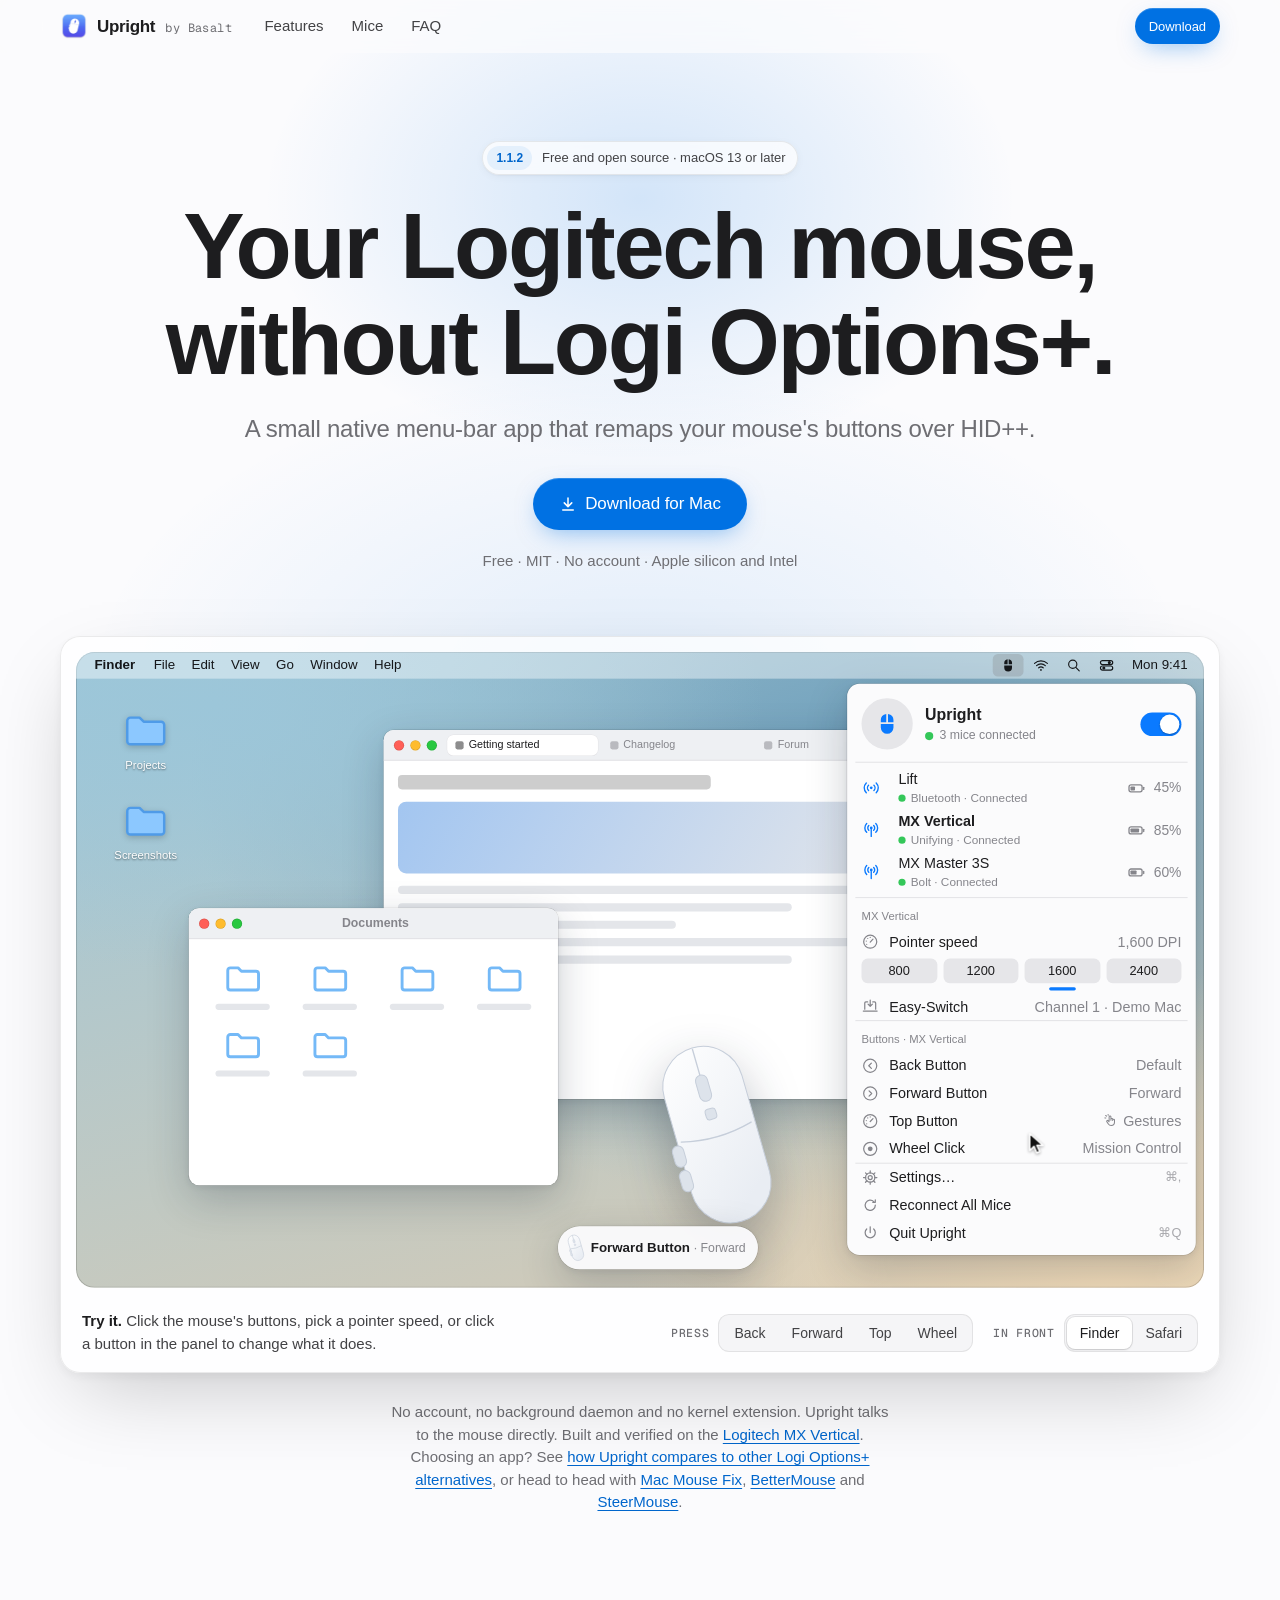
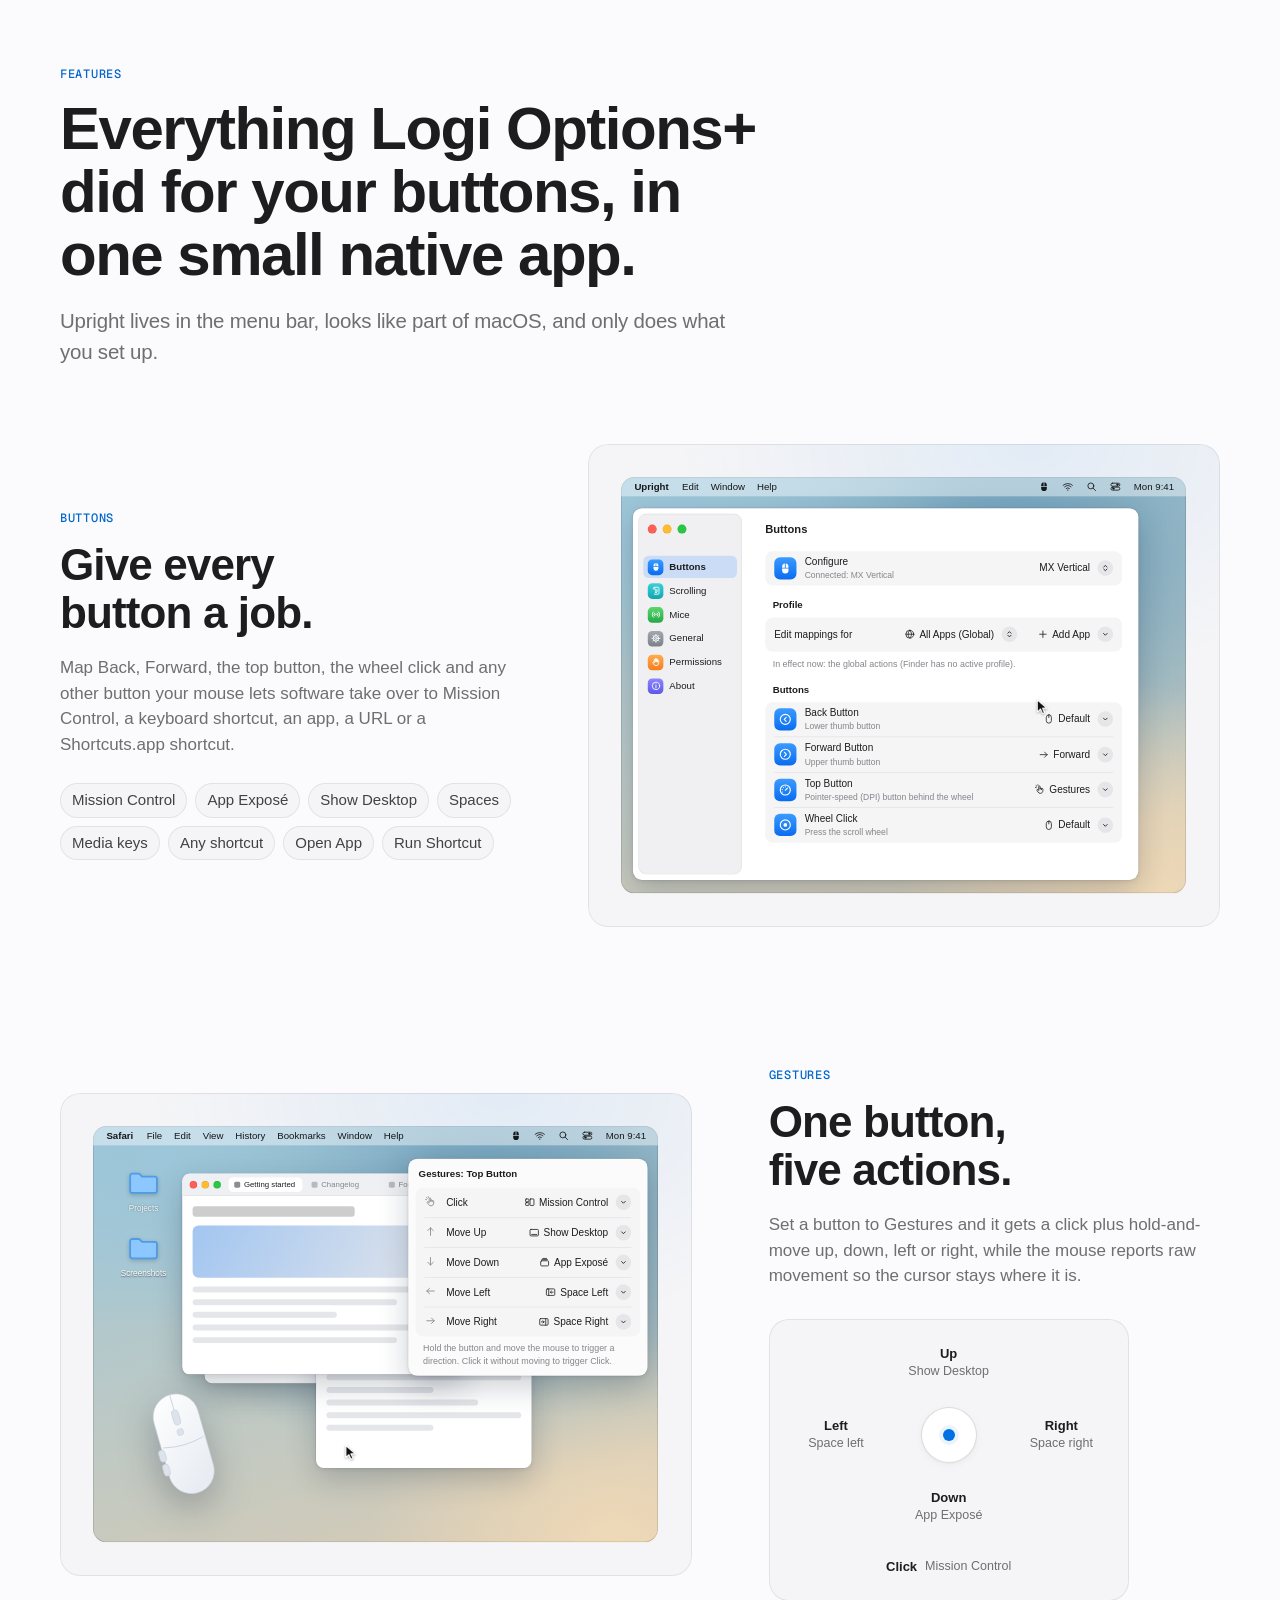
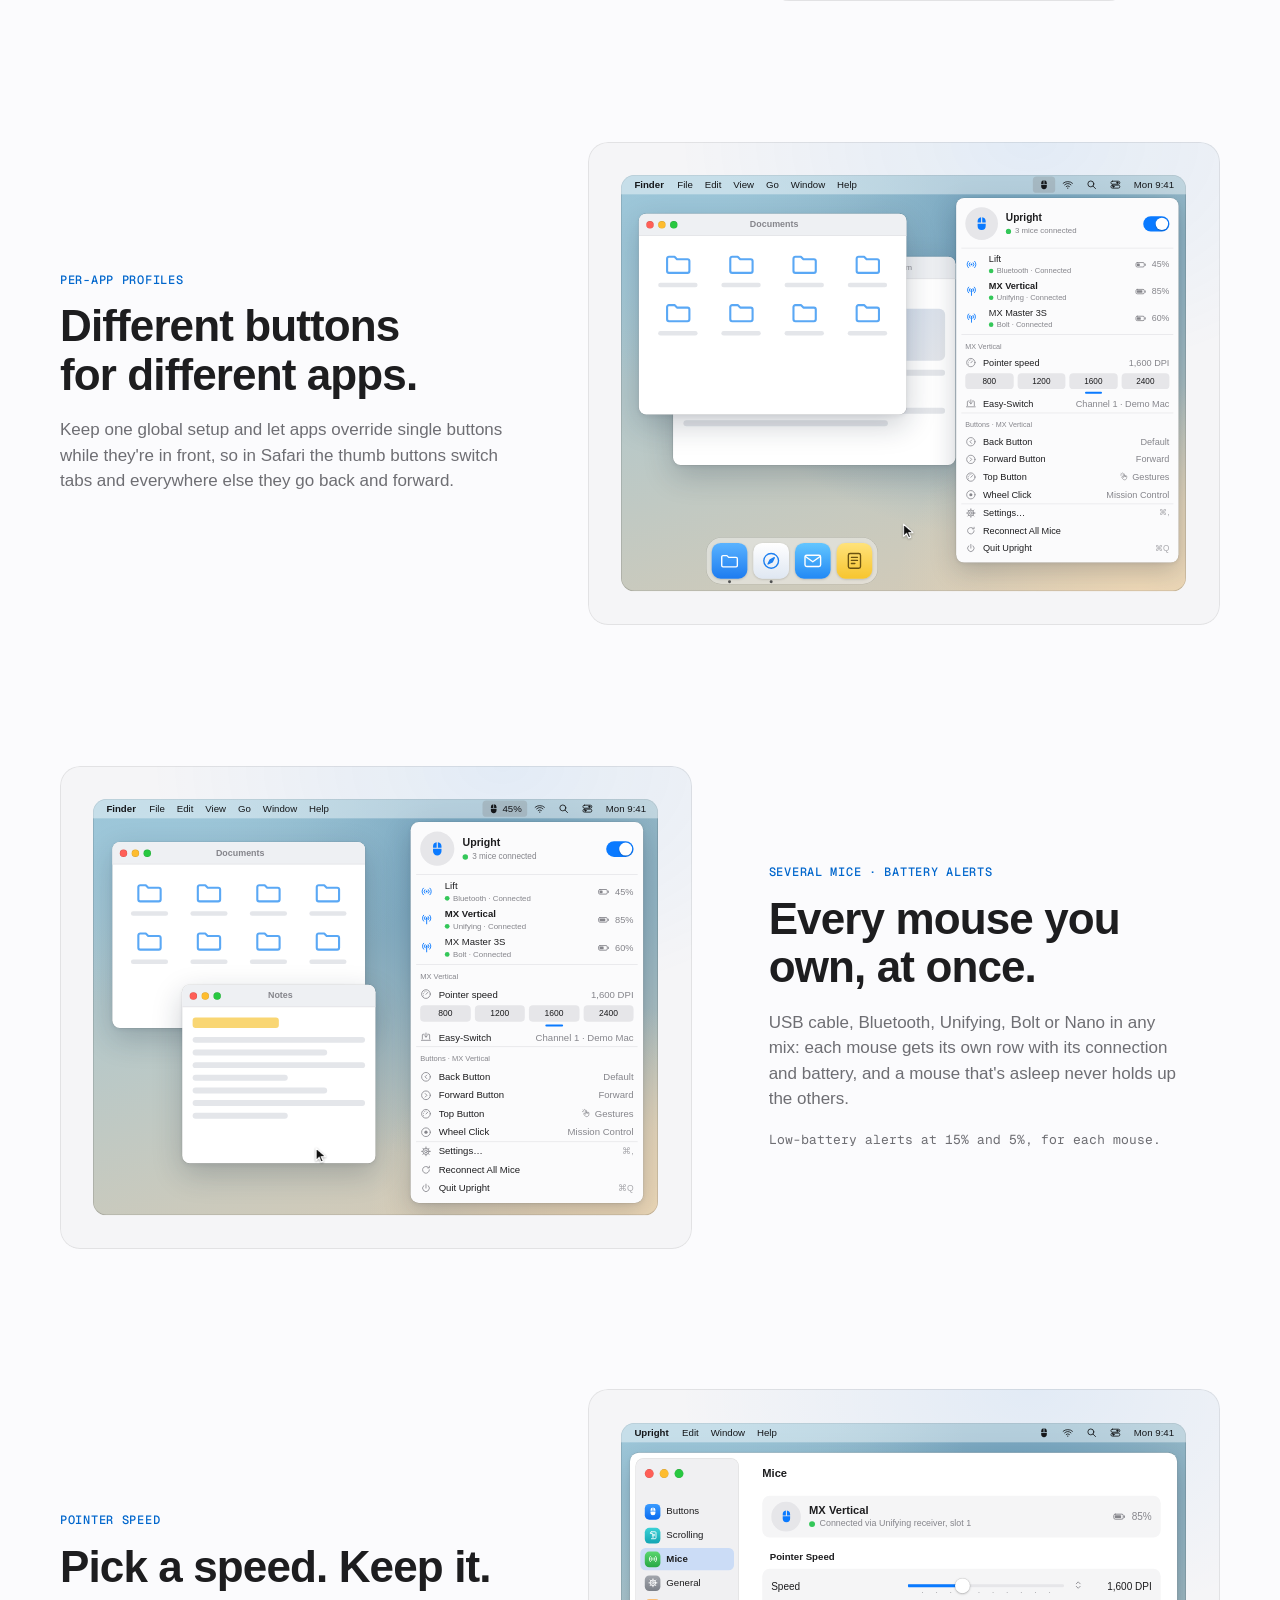
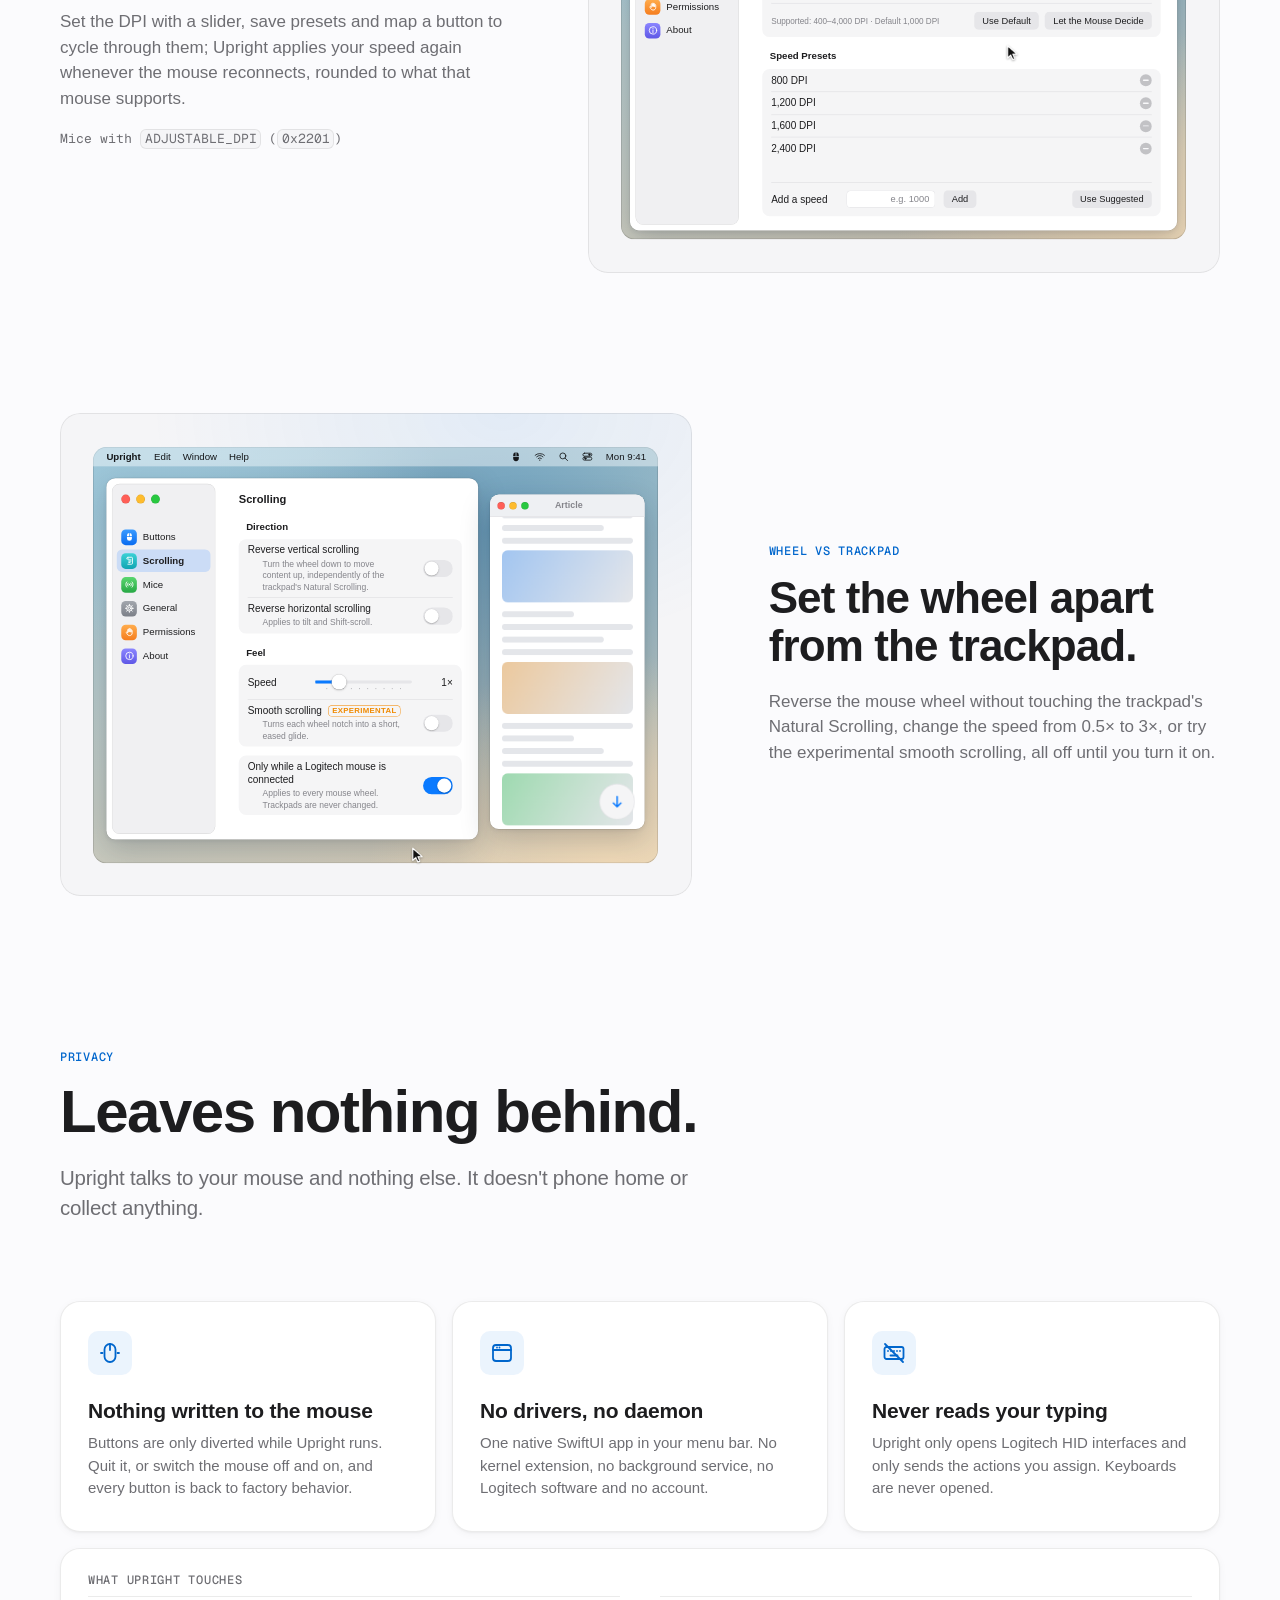
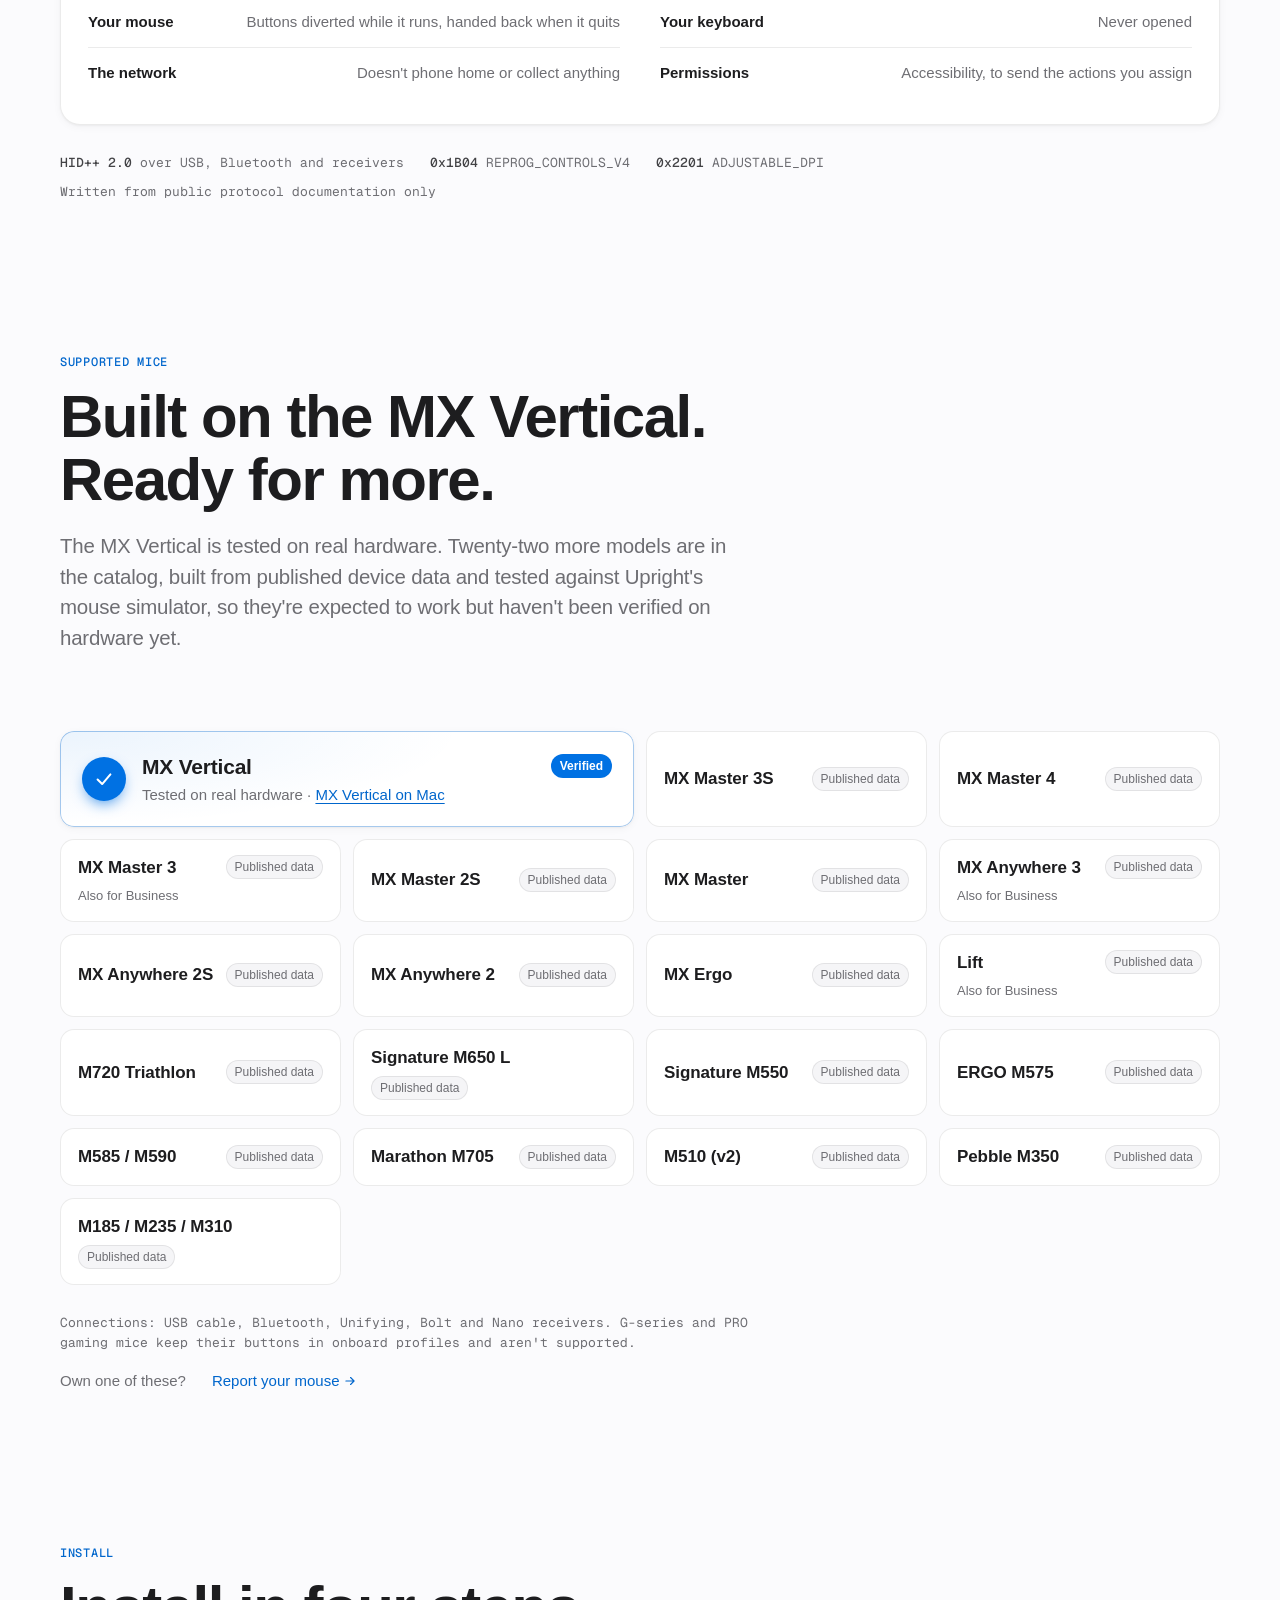
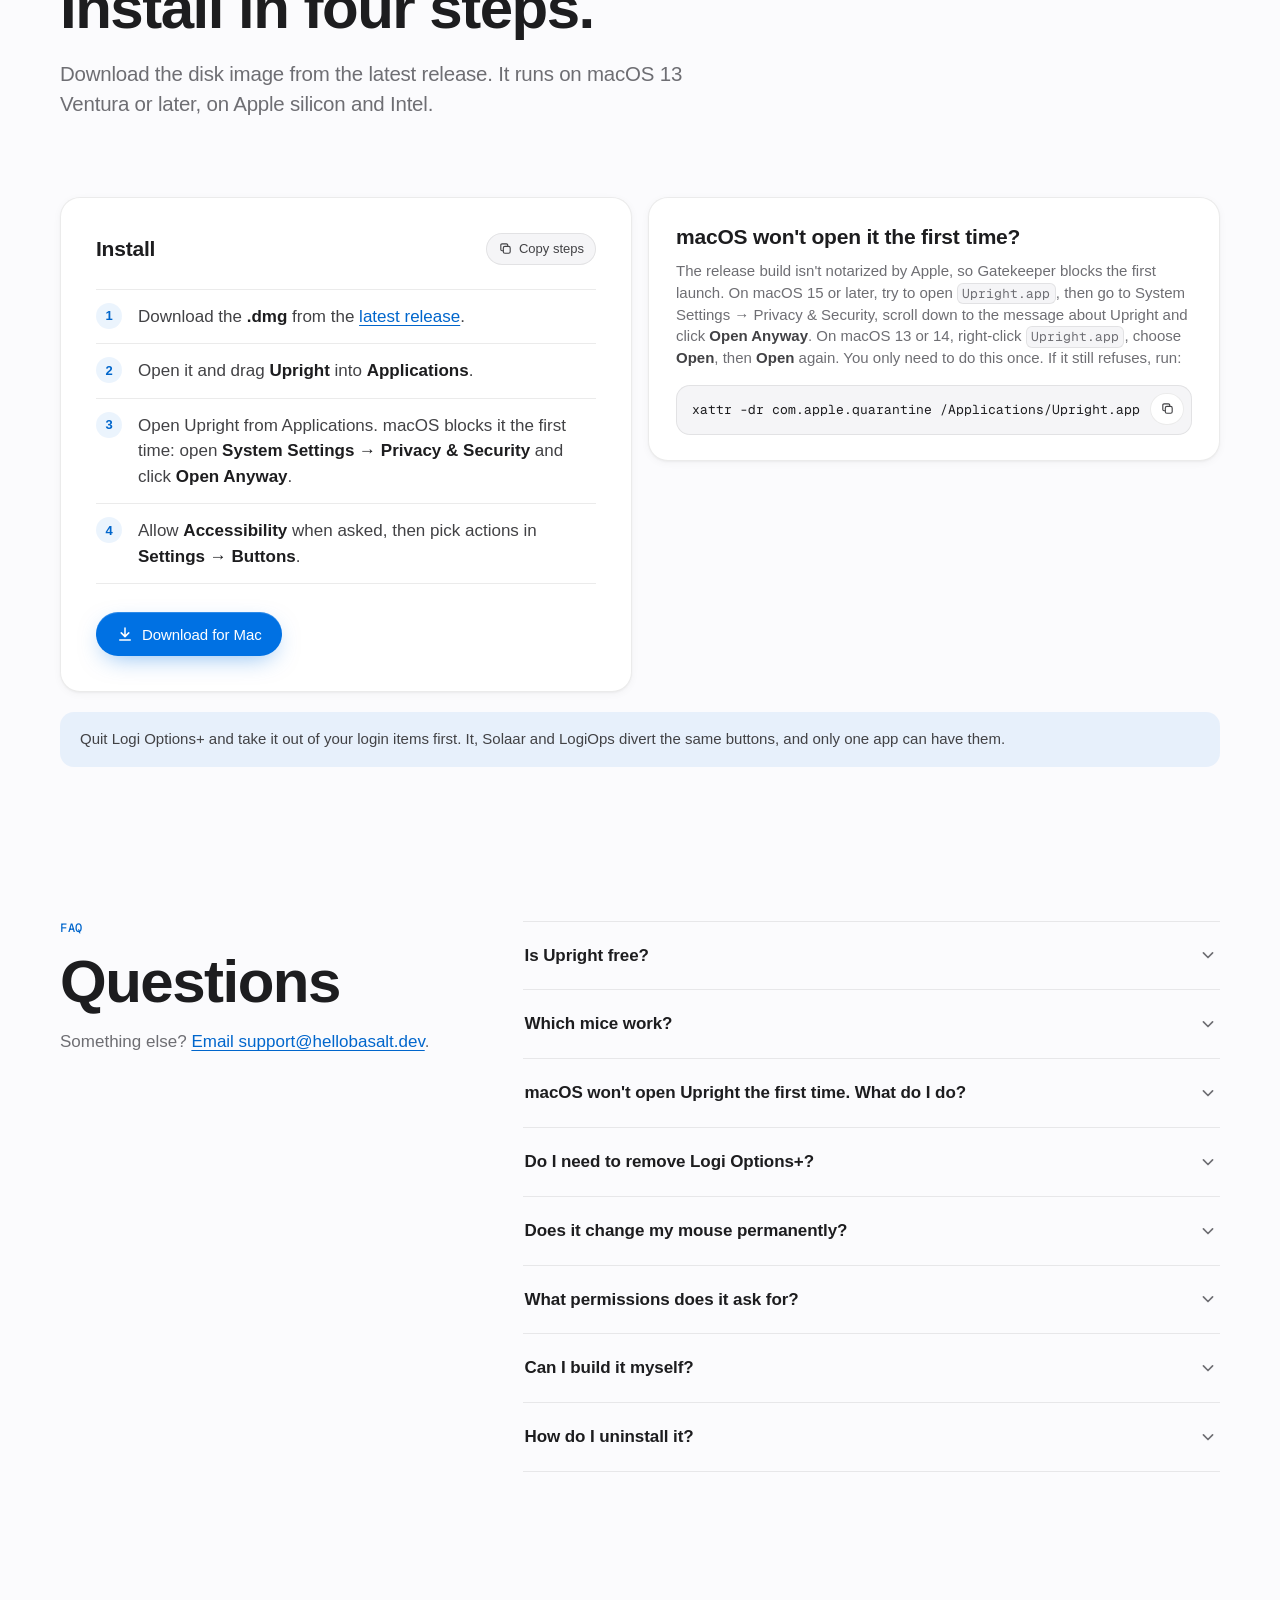
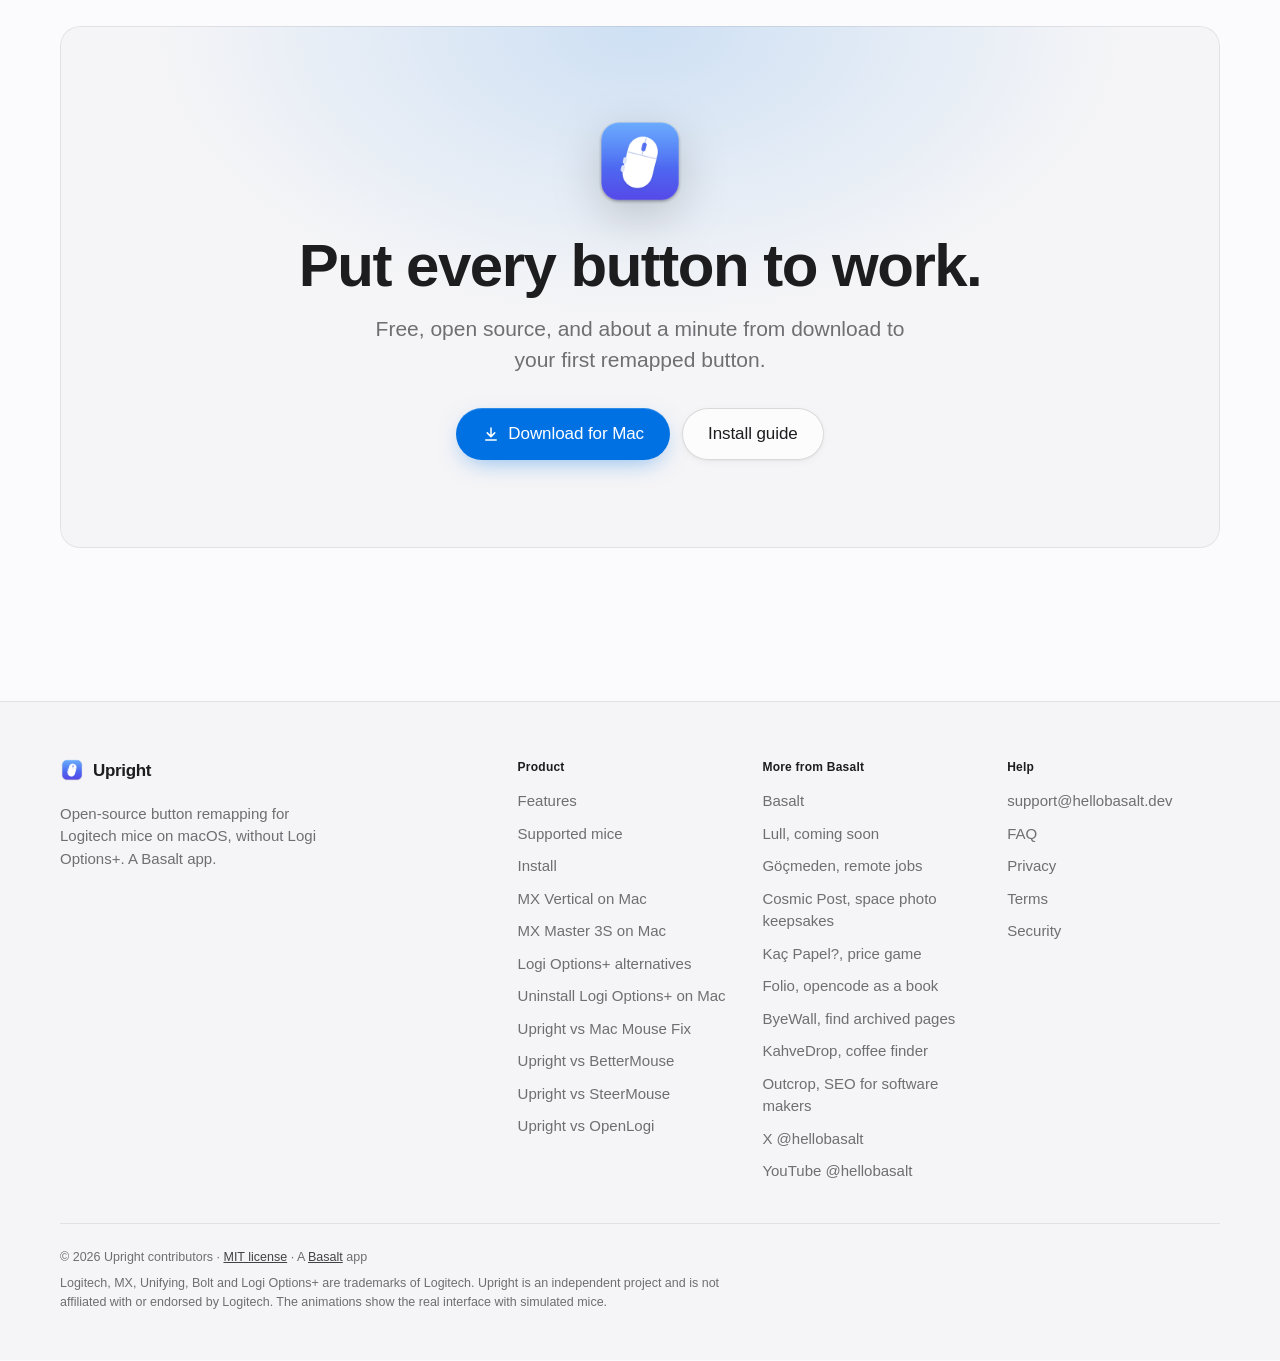
<file: site/index.html>
<!doctype html>
<html lang="en">
<head>
<meta charset="utf-8">
<meta name="viewport" content="width=device-width, initial-scale=1, viewport-fit=cover">
<title>Upright: a free Logi Options+ alternative for Mac</title>
<meta name="description" content="Remap Logitech mouse buttons on a Mac without Logi Options+. Upright is free, open-source Logitech mouse software for Mac: gestures, per-app profiles, DPI.">
<meta name="color-scheme" content="light dark">
<meta name="theme-color" content="#fbfbfd" media="(prefers-color-scheme: light)">
<meta name="theme-color" content="#000000" media="(prefers-color-scheme: dark)">
<link rel="canonical" href="https://upright.hellobasalt.dev/">

<meta property="og:type" content="website">
<meta property="og:site_name" content="Upright">
<meta property="og:url" content="https://upright.hellobasalt.dev/">
<meta property="og:title" content="Upright: your Logitech mouse, without Logi Options+">
<meta property="og:description" content="A free, open-source macOS menu-bar app that remaps Logitech mouse buttons over HID++. No account, no daemon, nothing written to the mouse.">
<meta property="og:image" content="https://upright.hellobasalt.dev/assets/og-image.png?v=2">
<meta property="og:image:type" content="image/png">
<meta property="og:image:width" content="1200">
<meta property="og:image:height" content="630">
<meta property="og:image:alt" content="Upright: your Logitech mouse, without Logi Options+. The menu-bar panel lists three mice with their battery levels.">
<meta name="twitter:card" content="summary_large_image">
<meta name="twitter:title" content="Upright: your Logitech mouse, without Logi Options+">
<meta name="twitter:description" content="A free, open-source macOS menu-bar app that remaps Logitech mouse buttons over HID++. No account, no daemon, nothing written to the mouse.">
<meta name="twitter:image" content="https://upright.hellobasalt.dev/assets/og-image.png?v=2">
<meta name="twitter:image:alt" content="Upright: your Logitech mouse, without Logi Options+. The menu-bar panel lists three mice with their battery levels.">

<link rel="icon" type="image/png" href="assets/favicon.png">
<link rel="apple-touch-icon" href="assets/icon-256.png">
<link rel="stylesheet" href="assets/site.css?v=9">
<script>document.documentElement.classList.add('js');</script>
<script type="application/ld+json">{"@context": "https://schema.org", "@type": "SoftwareApplication", "name": "Upright", "description": "A free, open-source macOS menu-bar app that remaps the buttons on Logitech mice over HID++, without Logi Options+.", "applicationCategory": "UtilitiesApplication", "operatingSystem": "macOS 13 or later", "softwareVersion": "1.1.2", "url": "https://upright.hellobasalt.dev/", "downloadUrl": "https://upright.hellobasalt.dev/download", "installUrl": "https://upright.hellobasalt.dev/download", "image": "https://upright.hellobasalt.dev/assets/og-image.png?v=2", "screenshot": "https://upright.hellobasalt.dev/assets/og-image.png?v=2", "license": "https://opensource.org/licenses/MIT", "isAccessibleForFree": true, "offers": {"@type": "Offer", "price": "0", "priceCurrency": "USD"}, "author": {"@type": "Organization", "name": "Upright contributors"}, "publisher": {"@type": "Organization", "@id": "https://hellobasalt.dev/#org", "name": "Basalt Studio", "alternateName": "Basalt", "url": "https://hellobasalt.dev/", "sameAs": ["https://x.com/hellobasalt", "https://www.youtube.com/@hellobasalt"]}}</script>
<script type="application/ld+json">{"@context": "https://schema.org", "@type": "WebSite", "name": "Upright", "url": "https://upright.hellobasalt.dev/"}</script>
<script type="application/ld+json">{"@context": "https://schema.org", "@type": "FAQPage", "mainEntity": [{"@type": "Question", "name": "Is Upright free?", "acceptedAnswer": {"@type": "Answer", "text": "Yes. It's open source under the MIT license, with no account and no subscription."}}, {"@type": "Question", "name": "Which mice work?", "acceptedAnswer": {"@type": "Answer", "text": "The MX Vertical is verified on real hardware. Other Logitech mice that speak HID++ 2.0 and have programmable buttons are expected to work, including the MX Master, MX Anywhere, MX Ergo and Lift families, but they haven't been verified on hardware yet. Upright decides by what a mouse answers, not by its name, so mice outside the catalog can work too."}}, {"@type": "Question", "name": "macOS won't open Upright the first time. What do I do?", "acceptedAnswer": {"@type": "Answer", "text": "A build that isn't notarized is blocked by Gatekeeper on first launch. On macOS 15 or later, try to open Upright.app, then go to System Settings, Privacy & Security, scroll down to the message about Upright and click Open Anyway. On macOS 13 or 14, right-click Upright.app, choose Open, then Open again. You only need to do this once."}}, {"@type": "Question", "name": "Do I need to remove Logi Options+?", "acceptedAnswer": {"@type": "Answer", "text": "Quit it and take it out of your login items while you use Upright. Logi Options+, Solaar and LogiOps divert the same buttons, and only one app can have them. If you would rather remove it completely, see our guide to uninstalling Logi Options+ on a Mac."}}, {"@type": "Question", "name": "Does it change my mouse permanently?", "acceptedAnswer": {"@type": "Answer", "text": "No. Nothing is written to the mouse's memory. Quit Upright and your buttons go back to normal straight away."}}, {"@type": "Question", "name": "What permissions does it ask for?", "acceptedAnswer": {"@type": "Answer", "text": "Accessibility, to send the shortcuts, clicks and media keys your buttons are mapped to. Input Monitoring only if macOS hides a mouse over Bluetooth. Mission Control actions, opening apps and pointer speed work without either."}}, {"@type": "Question", "name": "Can I build it myself?", "acceptedAnswer": {"@type": "Answer", "text": "Yes. Open Upright.xcodeproj in Xcode 15.3 or later and press ⌘R. You don't need an Apple Developer account."}}, {"@type": "Question", "name": "How do I uninstall it?", "acceptedAnswer": {"@type": "Answer", "text": "Turn off Open at login in Settings → General if you turned it on, quit Upright and delete Upright.app. Nothing was written to the mouse, so there's nothing to undo there. To also remove its settings and permissions, run defaults delete io.github.upright.Upright, tccutil reset Accessibility io.github.upright.Upright and tccutil reset ListenEvent io.github.upright.Upright in Terminal."}}]}</script>
</head>
<body>
<a class="skip" href="#main">Skip to content</a>

<svg width="0" height="0" style="position:absolute" aria-hidden="true" focusable="false">
  <defs>
    <linearGradient id="mouse-grad" x1="0" y1="0" x2="0.4" y2="1">
      <stop offset="0" class="g0"></stop>
      <stop offset="1" class="g1"></stop>
    </linearGradient>
    <symbol id="i-download" viewBox="0 0 24 24"><path d="M12 4v11M7 10.5l5 5 5-5M5 20h14" fill="none" stroke="currentColor" stroke-width="2" stroke-linecap="round" stroke-linejoin="round"/></symbol>
    <symbol id="i-copy" viewBox="0 0 24 24"><g fill="none" stroke="currentColor" stroke-width="1.8" stroke-linecap="round" stroke-linejoin="round"><rect x="8.5" y="8.5" width="11" height="11" rx="2.5"/><path d="M15.5 8.5V6.5A2 2 0 0 0 13.5 4.5h-7a2 2 0 0 0-2 2v7a2 2 0 0 0 2 2h2"/></g></symbol>
    <symbol id="i-check" viewBox="0 0 24 24"><path d="M5 12.5 10 17.5 19 7" fill="none" stroke="currentColor" stroke-width="2.2" stroke-linecap="round" stroke-linejoin="round"/></symbol>
    <symbol id="i-chevron" viewBox="0 0 24 24"><path d="m6.5 9.5 5.5 5.5 5.5-5.5" fill="none" stroke="currentColor" stroke-width="2" stroke-linecap="round" stroke-linejoin="round"/></symbol>
    <symbol id="i-arrow" viewBox="0 0 24 24"><path d="M5 12h14M13 6l6 6-6 6" fill="none" stroke="currentColor" stroke-width="2" stroke-linecap="round" stroke-linejoin="round"/></symbol>
  </defs>
</svg>

<header class="nav">
  <div class="wrap nav-inner">
    <div class="brand-lockup">
      <a class="brand" href="#top" aria-label="Upright home">
        <img src="assets/icon-256.png" alt="" width="28" height="28">
        <span>Upright</span>
      </a>
      <a class="by-basalt" href="https://hellobasalt.dev/">by Basalt</a>
    </div>
    <nav class="nav-links" aria-label="Sections">
      <a href="#features">Features</a>
      <a href="#mice">Mice</a>
      <a href="#faq">FAQ</a>
    </nav>
    <div class="nav-end">
      <a class="btn btn-primary btn-sm" href="download">Download</a>
    </div>
  </div>
</header>

<main id="main">
  <section class="hero" id="top">
    <div class="wrap">
      <div class="hero-copy">
        <div class="pill">
          <span class="pill-tag">1.1.2</span>
          <span>Free and open source · macOS 13 or later</span>
        </div>
        <h1>Your Logitech mouse,<br class="br-wide"> without Logi Options+.</h1>
        <p class="lede">A small native menu‑bar app that remaps your mouse's buttons over HID++.</p>
        <div class="actions">
          <a class="btn btn-primary btn-lg" href="download">
            <svg aria-hidden="true"><use href="#i-download"/></svg>
            Download for Mac
          </a>
        </div>
        <p class="trust-line">Free · MIT · No account · Apple silicon and Intel</p>
      </div>

      <div class="hero-demo">
        <div class="stage hero-stage" data-scene="hero" style="--ar: 1100 / 620" role="img" aria-label="Interactive demo of Upright on a Mac desktop: the menu-bar panel lists three mice, and pressing the mouse's buttons runs their actions, such as Mission Control or switching tabs in Safari."></div>
        <div class="demo-bar">
          <p class="demo-hint"><b>Try it.</b> Click the mouse's buttons, pick a pointer speed, or click a button in the panel to change what it does.</p>
          <div class="demo-controls">
            <div class="seg-wrap">
              <span class="seg-label" id="press-label">Press</span>
              <div class="seg" role="group" aria-labelledby="press-label">
                <button type="button" data-press="back">Back</button>
                <button type="button" data-press="fwd">Forward</button>
                <button type="button" data-press="top">Top</button>
                <button type="button" data-press="wheel">Wheel</button>
              </div>
            </div>
            <div class="seg-wrap">
              <span class="seg-label" id="app-label">In front</span>
              <div class="seg" role="radiogroup" aria-labelledby="app-label">
                <button type="button" role="radio" aria-checked="true" data-app="Finder">Finder</button>
                <button type="button" role="radio" aria-checked="false" data-app="Safari">Safari</button>
              </div>
            </div>
          </div>
        </div>
      </div>
      <p class="hero-note">No account, no background daemon and no kernel extension. Upright talks to the mouse directly. Built and verified on the <a href="mx-vertical">Logitech MX Vertical</a>. Choosing an app? See <a href="logi-options-alternatives">how Upright compares to other Logi Options+ alternatives</a>, or head to head with <a href="upright-vs-mac-mouse-fix">Mac Mouse Fix</a>, <a href="upright-vs-bettermouse">BetterMouse</a> and <a href="upright-vs-steermouse">SteerMouse</a>.</p>
    </div>
  </section>

  <section class="section features" id="features" aria-labelledby="features-title">
    <div class="wrap">
      <header class="section-head">
        <p class="eyebrow">Features</p>
        <h2 id="features-title">Everything Logi Options+ did for your buttons, in one small native app.</h2>
        <p>Upright lives in the menu bar, looks like part of macOS, and only does what you set up.</p>
      </header>

      <article class="feature">
        <div class="feature-copy">
          <p class="eyebrow">Buttons</p>
          <h3>Give every button a job.</h3>
          <p>Map Back, Forward, the top button, the wheel click and any other button your mouse lets software take over to Mission Control, a keyboard shortcut, an app, a URL or a Shortcuts.app shortcut.</p>
          <ul class="chips" aria-label="Some of the actions">
            <li>Mission Control</li>
            <li>App Exposé</li>
            <li>Show Desktop</li>
            <li>Spaces</li>
            <li>Media keys</li>
            <li>Any shortcut</li>
            <li>Open App</li>
            <li>Run Shortcut</li>
          </ul>
        </div>
        <div class="frame">
          <div class="stage" data-scene="remap" style="--ar: 760 / 560" role="img" aria-label="Animation: in Settings, Buttons, the Wheel Click is set to Mission Control from the Windows and Spaces menu, then pressing the wheel opens Mission Control."></div>
        </div>
      </article>

      <article class="feature flip">
        <div class="feature-copy">
          <p class="eyebrow">Gestures</p>
          <h3>One button, five actions.</h3>
          <p>Set a button to Gestures and it gets a click plus hold-and-move up, down, left or right, while the mouse reports raw movement so the cursor stays where it is.</p>
          <ul class="gpad" aria-label="Example gesture setup">
            <li class="gp-up"><b>Up</b><span>Show Desktop</span></li>
            <li class="gp-left"><b>Left</b><span>Space left</span></li>
            <li class="gp-pad" aria-hidden="true"><span class="gp-btn"><i class="gp-dot"></i></span></li>
            <li class="gp-right"><b>Right</b><span>Space right</span></li>
            <li class="gp-down"><b>Down</b><span>App Exposé</span></li>
            <li class="gp-click"><b>Click</b><span>Mission Control</span></li>
          </ul>
        </div>
        <div class="frame">
          <div class="stage" data-scene="gestures" style="--ar: 760 / 560" role="img" aria-label="Animation: holding the top button and moving the mouse up shows the desktop, down shows App Exposé, and left or right switches Spaces."></div>
        </div>
      </article>

      <article class="feature">
        <div class="feature-copy">
          <p class="eyebrow">Per-app profiles</p>
          <h3>Different buttons for different apps.</h3>
          <p>Keep one global setup and let apps override single buttons while they're in front, so in Safari the thumb buttons switch tabs and everywhere else they go back and forward.</p>
        </div>
        <div class="frame">
          <div class="stage" data-scene="profiles" style="--ar: 760 / 560" role="img" aria-label="Animation: switching from Finder to Safari changes the thumb buttons from Back and Forward to Previous Tab and Next Tab in the Upright panel."></div>
        </div>
      </article>

      <article class="feature flip">
        <div class="feature-copy">
          <p class="eyebrow">Several mice · Battery alerts</p>
          <h3>Every mouse you own, at once.</h3>
          <p>USB cable, Bluetooth, Unifying, Bolt or Nano in any mix: each mouse gets its own row with its connection and battery, and a mouse that's asleep never holds up the others.</p>
          <p class="fineprint">Low-battery alerts at 15% and 5%, for each mouse.</p>
        </div>
        <div class="frame">
          <div class="stage" data-scene="mice" style="--ar: 760 / 560" role="img" aria-label="Animation: a Lift over Bluetooth and an MX Master 3S over Bolt join an MX Vertical in the Upright panel, then a low-battery notification for the Lift appears."></div>
        </div>
      </article>

      <article class="feature">
        <div class="feature-copy">
          <p class="eyebrow">Pointer speed</p>
          <h3>Pick a speed. Keep it.</h3>
          <p>Set the DPI with a slider, save presets and map a button to cycle through them; Upright applies your speed again whenever the mouse reconnects, rounded to what that mouse supports.</p>
          <p class="fineprint">Mice with <code>ADJUSTABLE_DPI</code> (<code>0x2201</code>)</p>
        </div>
        <div class="frame">
          <div class="stage" data-scene="speed" style="--ar: 760 / 560" role="img" aria-label="Animation: the pointer speed slider moves from 1,600 to 2,400 DPI, a 3,200 DPI preset is added, and the top button cycles through the presets."></div>
        </div>
      </article>

      <article class="feature flip">
        <div class="feature-copy">
          <p class="eyebrow">Wheel vs trackpad</p>
          <h3>Set the wheel apart from the trackpad.</h3>
          <p>Reverse the mouse wheel without touching the trackpad's Natural Scrolling, change the speed from 0.5× to 3×, or try the experimental smooth scrolling, all off until you turn it on.</p>
        </div>
        <div class="frame">
          <div class="stage" data-scene="scrolling" style="--ar: 760 / 560" role="img" aria-label="Animation: turning on smooth scrolling changes stepped wheel scrolling into a glide, then the speed goes up and the direction is reversed."></div>
        </div>
      </article>
    </div>
  </section>

  <section class="section privacy" id="privacy" aria-labelledby="privacy-title">
    <div class="wrap">
      <header class="section-head">
        <p class="eyebrow">Privacy</p>
        <h2 id="privacy-title">Leaves nothing behind.</h2>
        <p>Upright talks to your mouse and nothing else. It doesn't phone home or collect anything.</p>
      </header>
      <div class="privacy-grid">
        <div class="card privacy-card">
          <div class="icon-tile"><svg viewBox="0 0 24 24" fill="none" stroke="currentColor" stroke-width="1.8" stroke-linecap="round" stroke-linejoin="round" aria-hidden="true"><rect x="6.5" y="3" width="11" height="18" rx="5.5"/><path d="M12 3v6"/><path d="M3 12h1.5M19.5 12H21"/></svg></div>
          <h3>Nothing written to the mouse</h3>
          <p>Buttons are only diverted while Upright runs. Quit it, or switch the mouse off and on, and every button is back to factory behavior.</p>
        </div>
        <div class="card privacy-card">
          <div class="icon-tile"><svg viewBox="0 0 24 24" fill="none" stroke="currentColor" stroke-width="1.8" stroke-linecap="round" stroke-linejoin="round" aria-hidden="true"><rect x="3" y="4" width="18" height="16" rx="3"/><path d="M3 9h18"/><path d="M7 6.5h0M9.5 6.5h0"/></svg></div>
          <h3>No drivers, no daemon</h3>
          <p>One native SwiftUI app in your menu bar. No kernel extension, no background service, no Logitech software and no account.</p>
        </div>
        <div class="card privacy-card">
          <div class="icon-tile"><svg viewBox="0 0 24 24" fill="none" stroke="currentColor" stroke-width="1.8" stroke-linecap="round" stroke-linejoin="round" aria-hidden="true"><rect x="2.5" y="6" width="19" height="12" rx="2"/><path d="M6 10h0M9 10h0M12 10h0M15 10h0M18 10h0M8.5 14.5h7"/><path d="M3 3l18 18"/></svg></div>
          <h3>Never reads your typing</h3>
          <p>Upright only opens Logitech HID interfaces and only sends the actions you assign. Keyboards are never opened.</p>
        </div>
      </div>
      <div class="card ledger" role="group" aria-labelledby="ledger-title">
        <p class="ledger-title" id="ledger-title">What Upright touches</p>
        <dl>
          <div><dt>Your mouse</dt><dd>Buttons diverted while it runs, handed back when it quits</dd></div>
          <div><dt>Your keyboard</dt><dd>Never opened</dd></div>
          <div><dt>The network</dt><dd>Doesn't phone home or collect anything</dd></div>
          <div><dt>Permissions</dt><dd>Accessibility, to send the actions you assign</dd></div>
        </dl>
      </div>
      <div class="protocol" aria-label="Protocol details">
        <span><b>HID++ 2.0</b> over USB, Bluetooth and receivers</span>
        <span><b>0x1B04</b> REPROG_CONTROLS_V4</span>
        <span><b>0x2201</b> ADJUSTABLE_DPI</span>
        <span>Written from public protocol documentation only</span>
      </div>
    </div>
  </section>

  <section class="section mice" id="mice" aria-labelledby="mice-title">
    <div class="wrap">
      <header class="section-head">
        <p class="eyebrow">Supported mice</p>
        <h2 id="mice-title">Built on the MX Vertical. Ready for more.</h2>
        <p>The MX Vertical is tested on real hardware. Twenty-two more models are in the catalog, built from published device data and tested against Upright's mouse simulator, so they're expected to work but haven't been verified on hardware yet.</p>
      </header>
      <ul class="mice-grid">
        <li class="verified">
          <span class="seal"><svg aria-hidden="true"><use href="#i-check"/></svg></span>
          <span class="m-name">MX Vertical</span>
          <span class="badge badge-verified">Verified</span>
          <span class="m-note">Tested on real hardware · <a href="mx-vertical">MX Vertical on Mac</a></span>
        </li>
        <li><span class="m-name">MX Master 3S</span><span class="badge">Published data</span></li>
        <li><span class="m-name">MX Master 4</span><span class="badge">Published data</span></li>
        <li><span class="m-name">MX Master 3</span><span class="badge">Published data</span><span class="m-note">Also for Business</span></li>
        <li><span class="m-name">MX Master 2S</span><span class="badge">Published data</span></li>
        <li><span class="m-name">MX Master</span><span class="badge">Published data</span></li>
        <li><span class="m-name">MX Anywhere 3</span><span class="badge">Published data</span><span class="m-note">Also for Business</span></li>
        <li><span class="m-name">MX Anywhere 2S</span><span class="badge">Published data</span></li>
        <li><span class="m-name">MX Anywhere 2</span><span class="badge">Published data</span></li>
        <li><span class="m-name">MX Ergo</span><span class="badge">Published data</span></li>
        <li><span class="m-name">Lift</span><span class="badge">Published data</span><span class="m-note">Also for Business</span></li>
        <li><span class="m-name">M720 Triathlon</span><span class="badge">Published data</span></li>
        <li><span class="m-name">Signature M650 L</span><span class="badge">Published data</span></li>
        <li><span class="m-name">Signature M550</span><span class="badge">Published data</span></li>
        <li><span class="m-name">ERGO M575</span><span class="badge">Published data</span></li>
        <li><span class="m-name">M585 / M590</span><span class="badge">Published data</span></li>
        <li><span class="m-name">Marathon M705</span><span class="badge">Published data</span></li>
        <li><span class="m-name">M510 (v2)</span><span class="badge">Published data</span></li>
        <li><span class="m-name">Pebble M350</span><span class="badge">Published data</span></li>
        <li><span class="m-name">M185 / M235 / M310</span><span class="badge">Published data</span></li>
      </ul>
      <div class="mice-foot">
        <p class="fineprint">Connections: USB cable, Bluetooth, Unifying, Bolt and Nano receivers. G-series and PRO gaming mice keep their buttons in onboard profiles and aren't supported.</p>
        <div class="links-row">
          <span>Own one of these?</span>
          <a href="mailto:support@hellobasalt.dev?subject=Upright%3A%20my%20mouse">Report your mouse <svg aria-hidden="true"><use href="#i-arrow"/></svg></a>
        </div>
      </div>
    </div>
  </section>

  <section class="section install" id="download" aria-labelledby="install-title">
    <div class="wrap">
      <header class="section-head">
        <p class="eyebrow">Install</p>
        <h2 id="install-title">Install in four steps.</h2>
        <p>Download the disk image from the latest release. It runs on macOS 13 Ventura or later, on Apple silicon and Intel.</p>
      </header>
      <div class="install-grid">
        <div class="card install-card">
          <div class="card-head">
            <h3>Install</h3>
            <button type="button" class="copy" data-copy="#install-steps" aria-label="Copy install steps">
              <svg class="ic-copy" aria-hidden="true"><use href="#i-copy"/></svg><svg class="ic-done" aria-hidden="true"><use href="#i-check"/></svg><span>Copy steps</span>
            </button>
          </div>
          <ol class="steps" id="install-steps">
            <li><span>Download the <b>.dmg</b> from the <a href="download">latest release</a>.</span></li>
            <li><span>Open it and drag <b>Upright</b> into <b>Applications</b>.</span></li>
            <li><span>Open Upright from Applications. macOS blocks it the first time: open <b>System Settings → Privacy &amp; Security</b> and click <b>Open Anyway</b>.</span></li>
            <li><span>Allow <b>Accessibility</b> when asked, then pick actions in <b>Settings → Buttons</b>.</span></li>
          </ol>
          <a class="btn btn-primary" href="download">
            <svg aria-hidden="true"><use href="#i-download"/></svg>
            Download for Mac
          </a>
        </div>

        <div class="install-side">
          <div class="card note-card">
            <h3>macOS won't open it the first time?</h3>
            <p>The release build isn't notarized by Apple, so Gatekeeper blocks the first launch. On macOS 15 or later, try to open <code>Upright.app</code>, then go to System Settings → Privacy &amp; Security, scroll down to the message about Upright and click <b>Open Anyway</b>. On macOS 13 or 14, right-click <code>Upright.app</code>, choose <b>Open</b>, then <b>Open</b> again. You only need to do this once. If it still refuses, run:</p>
            <div class="code">
              <pre id="cmd-xattr"><code>xattr -dr com.apple.quarantine /Applications/Upright.app</code></pre>
              <button type="button" class="copy copy-icon" data-copy="#cmd-xattr" aria-label="Copy command">
                <svg class="ic-copy" aria-hidden="true"><use href="#i-copy"/></svg><svg class="ic-done" aria-hidden="true"><use href="#i-check"/></svg>
              </button>
            </div>
          </div>
        </div>
      </div>
      <p class="callout">Quit Logi Options+ and take it out of your login items first. It, Solaar and LogiOps divert the same buttons, and only one app can have them.</p>
    </div>
  </section>

  <section class="section faq" id="faq" aria-labelledby="faq-title">
    <div class="wrap faq-wrap">
      <header class="faq-head">
        <p class="eyebrow">FAQ</p>
        <h2 id="faq-title">Questions</h2>
        <p>Something else? <a href="mailto:support@hellobasalt.dev?subject=Upright%20question">Email support@hellobasalt.dev</a>.</p>
      </header>
      <div class="faq-list">
        <details>
          <summary>Is Upright free?<svg aria-hidden="true"><use href="#i-chevron"/></svg></summary>
          <div class="faq-a"><p>Yes. It's open source under the MIT license, with no account and no subscription.</p></div>
        </details>
        <details>
          <summary>Which mice work?<svg aria-hidden="true"><use href="#i-chevron"/></svg></summary>
          <div class="faq-a"><p>The MX Vertical is verified on real hardware. Other Logitech mice that speak HID++ 2.0 and have programmable buttons are expected to work, including the MX Master, MX Anywhere, MX Ergo and Lift families, but they haven't been verified on hardware yet. Upright decides by what a mouse answers, not by its name, so mice outside the catalog can work too.</p></div>
        </details>
        <details>
          <summary>macOS won't open Upright the first time. What do I do?<svg aria-hidden="true"><use href="#i-chevron"/></svg></summary>
          <div class="faq-a"><p>A build that isn't notarized is blocked by Gatekeeper on first launch. On macOS 15 or later, try to open <code>Upright.app</code>, then go to System Settings → Privacy &amp; Security, scroll down to the message about Upright and click Open Anyway. On macOS 13 or 14, right-click <code>Upright.app</code>, choose Open, then Open again. You only need to do this once.</p></div>
        </details>
        <details>
          <summary>Do I need to remove Logi Options+?<svg aria-hidden="true"><use href="#i-chevron"/></svg></summary>
          <div class="faq-a"><p>Quit it and take it out of your login items while you use Upright. Logi Options+, Solaar and LogiOps divert the same buttons, and only one app can have them. If you would rather remove it completely, here is <a href="uninstall-logi-options-mac">how to uninstall Logi Options+ on a Mac</a>.</p></div>
        </details>
        <details>
          <summary>Does it change my mouse permanently?<svg aria-hidden="true"><use href="#i-chevron"/></svg></summary>
          <div class="faq-a"><p>No. Nothing is written to the mouse's memory. Quit Upright and your buttons go back to normal straight away.</p></div>
        </details>
        <details>
          <summary>What permissions does it ask for?<svg aria-hidden="true"><use href="#i-chevron"/></svg></summary>
          <div class="faq-a"><p>Accessibility, to send the shortcuts, clicks and media keys your buttons are mapped to. Input Monitoring only if macOS hides a mouse over Bluetooth. Mission Control actions, opening apps and pointer speed work without either.</p></div>
        </details>
        <details>
          <summary>Can I build it myself?<svg aria-hidden="true"><use href="#i-chevron"/></svg></summary>
          <div class="faq-a"><p>Yes. Open <code>Upright.xcodeproj</code> in Xcode 15.3 or later and press ⌘R. You don't need an Apple Developer account.</p></div>
        </details>
        <details>
          <summary>How do I uninstall it?<svg aria-hidden="true"><use href="#i-chevron"/></svg></summary>
          <div class="faq-a" id="uninstall"><p>Turn off Open at login in Settings → General if you turned it on, quit Upright and delete <code>Upright.app</code>. Nothing was written to the mouse, so there's nothing to undo there. To also remove its settings and permissions, run <code>defaults delete io.github.upright.Upright</code>, <code>tccutil reset Accessibility io.github.upright.Upright</code> and <code>tccutil reset ListenEvent io.github.upright.Upright</code> in Terminal.</p></div>
        </details>
      </div>
    </div>
  </section>

  <section class="final" aria-labelledby="final-title">
    <div class="wrap">
      <div class="final-card">
        <img src="assets/icon-256.png" alt="" width="96" height="96" loading="lazy">
        <h2 id="final-title">Put every button to work.</h2>
        <p>Free, open source, and about a minute from download to your first remapped button.</p>
        <div class="actions">
          <a class="btn btn-primary btn-lg" href="download">
            <svg aria-hidden="true"><use href="#i-download"/></svg>
            Download for Mac
          </a>
          <a class="btn btn-secondary btn-lg" href="#download">Install guide</a>
        </div>
      </div>
    </div>
  </section>
</main>

<footer class="footer">
  <div class="wrap">
    <div class="footer-grid">
      <div class="footer-brand">
        <a class="brand" href="#top"><img src="assets/icon-256.png" alt="" width="24" height="24" loading="lazy"><span>Upright</span></a>
        <p>Open-source button remapping for Logitech mice on macOS, without Logi Options+. A Basalt app.</p>
      </div>
      <nav aria-labelledby="f-product">
        <p class="f-title" id="f-product">Product</p>
        <a href="#features">Features</a>
        <a href="#mice">Supported mice</a>
        <a href="#download">Install</a>
        <a href="mx-vertical">MX Vertical on Mac</a>
        <a href="mx-master-3s-mac-without-options">MX Master 3S on Mac</a>
        <a href="logi-options-alternatives">Logi Options+ alternatives</a>
        <a href="uninstall-logi-options-mac">Uninstall Logi Options+ on Mac</a>
        <a href="upright-vs-mac-mouse-fix">Upright vs Mac Mouse Fix</a>
        <a href="upright-vs-bettermouse">Upright vs BetterMouse</a>
        <a href="upright-vs-steermouse">Upright vs SteerMouse</a>
        <a href="upright-vs-openlogi">Upright vs OpenLogi</a>
      </nav>
      <nav aria-labelledby="f-basalt">
        <p class="f-title" id="f-basalt">More from Basalt</p>
        <a href="https://hellobasalt.dev/">Basalt</a>
        <a href="https://lull.hellobasalt.dev/">Lull, coming soon</a>
        <a href="https://gocmeden.hellobasalt.dev/">Göçmeden, remote jobs</a>
        <a href="https://cosmicpost.lol/">Cosmic Post, space photo keepsakes</a>
        <a href="https://kacpapel.app/">Kaç Papel?, price game</a>
        <a href="https://folio.hellobasalt.dev/">Folio, opencode as a book</a>
        <a href="https://byewall.hellobasalt.dev/">ByeWall, find archived pages</a>
        <a href="https://kahve.hellobasalt.dev/">KahveDrop, coffee finder</a>
        <a href="https://outcrop.hellobasalt.dev/">Outcrop, SEO for software makers</a>
        <a href="https://x.com/hellobasalt">X @hellobasalt</a>
        <a href="https://www.youtube.com/@hellobasalt">YouTube @hellobasalt</a>
      </nav>
      <nav aria-labelledby="f-help">
        <p class="f-title" id="f-help">Help</p>
        <a href="mailto:support@hellobasalt.dev">support@hellobasalt.dev</a>
        <a href="#faq">FAQ</a>
        <a href="privacy">Privacy</a>
        <a href="terms">Terms</a>
        <a href="mailto:support@hellobasalt.dev?subject=Upright%20security">Security</a>
      </nav>
    </div>
    <div class="footer-base">
      <p>© 2026 Upright contributors · <a href="license">MIT license</a> · A <a href="https://hellobasalt.dev/">Basalt</a> app</p>
      <p>Logitech, MX, Unifying, Bolt and Logi Options+ are trademarks of Logitech. Upright is an independent project and is not affiliated with or endorsed by Logitech. The animations show the real interface with simulated mice.</p>
    </div>
  </div>
</footer>

<script src="assets/site.js?v=5" defer></script>
<script src="assets/page.js?v=5" defer></script>
</body>
</html>
</file>
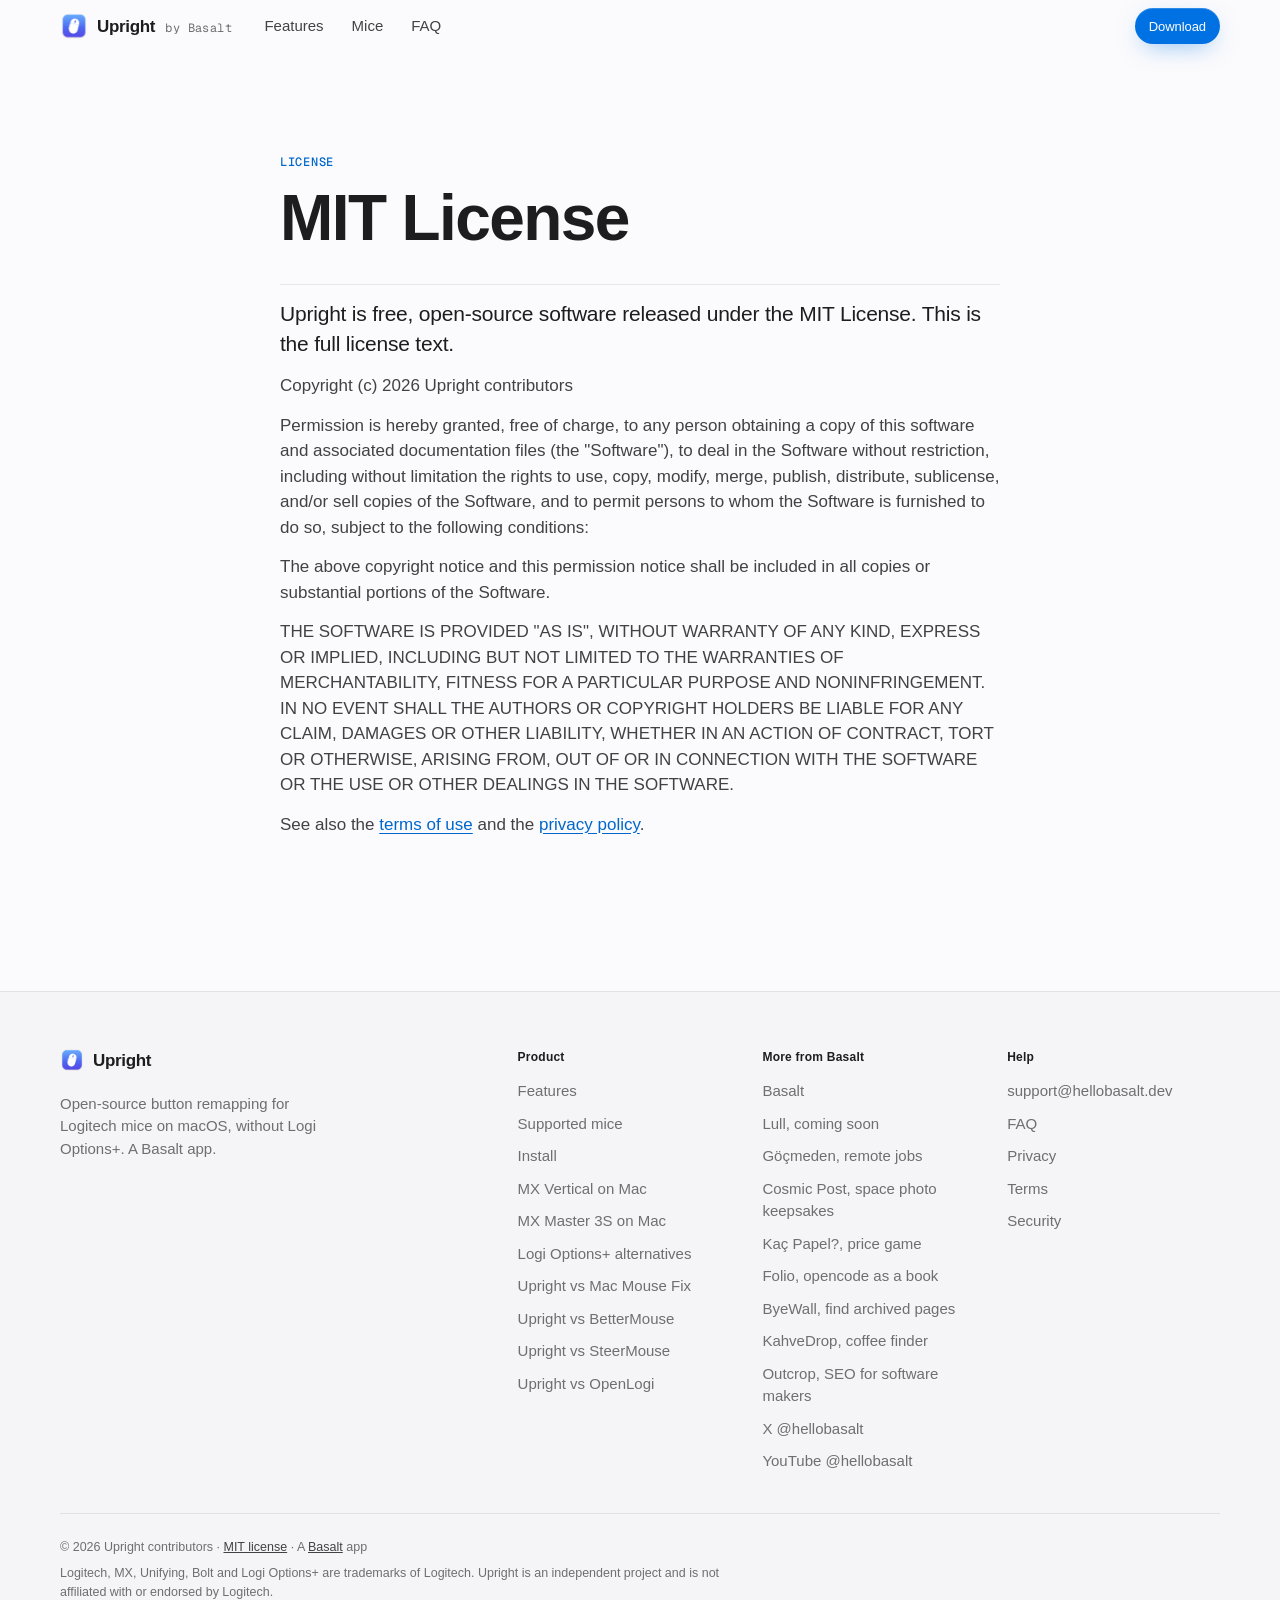
<file: site/license.html>
<!doctype html>
<html lang="en">
<head>
<meta charset="utf-8">
<meta name="viewport" content="width=device-width, initial-scale=1, viewport-fit=cover">
<title>License · Upright</title>
<meta name="description" content="The full text of the MIT License that Upright is released under, copyright 2026 Upright contributors.">
<meta name="color-scheme" content="light dark">
<meta name="theme-color" content="#fbfbfd" media="(prefers-color-scheme: light)">
<meta name="theme-color" content="#000000" media="(prefers-color-scheme: dark)">
<link rel="canonical" href="https://upright.hellobasalt.dev/license">
<meta property="og:type" content="article">
<meta property="og:site_name" content="Upright">
<meta property="og:url" content="https://upright.hellobasalt.dev/license">
<meta property="og:title" content="License · Upright">
<meta property="og:description" content="The full text of the MIT License that Upright is released under, copyright 2026 Upright contributors.">
<meta property="og:image" content="https://upright.hellobasalt.dev/assets/og-image.png?v=2">
<meta property="og:image:width" content="1200">
<meta property="og:image:height" content="630">
<meta name="twitter:card" content="summary_large_image">
<meta name="twitter:image" content="https://upright.hellobasalt.dev/assets/og-image.png?v=2">
<link rel="icon" type="image/png" href="assets/favicon.png">
<link rel="apple-touch-icon" href="assets/icon-256.png">
<link rel="stylesheet" href="assets/site.css?v=9">
</head>
<body>
<a class="skip" href="#main">Skip to content</a>

<header class="nav">
  <div class="wrap nav-inner">
    <div class="brand-lockup">
      <a class="brand" href="./" aria-label="Upright home">
        <img src="assets/icon-256.png" alt="" width="28" height="28">
        <span>Upright</span>
      </a>
      <a class="by-basalt" href="https://hellobasalt.dev/">by Basalt</a>
    </div>
    <nav class="nav-links" aria-label="Sections">
      <a href="./#features">Features</a>
      <a href="./#mice">Mice</a>
      <a href="./#faq">FAQ</a>
    </nav>
    <div class="nav-end">
      <a class="btn btn-primary btn-sm" href="download">Download</a>
    </div>
  </div>
</header>

<main id="main" class="doc">
  <div class="wrap doc-wrap">
    <header class="doc-head">
      <p class="eyebrow">License</p>
      <h1>MIT License</h1>
    </header>
    <div class="doc-body">
      <p class="doc-lede">Upright is free, open-source software released under the MIT License. This is the full license text.</p>
      <p>Copyright (c) 2026 Upright contributors</p>
      <p>Permission is hereby granted, free of charge, to any person obtaining a copy of this software and associated documentation files (the "Software"), to deal in the Software without restriction, including without limitation the rights to use, copy, modify, merge, publish, distribute, sublicense, and/or sell copies of the Software, and to permit persons to whom the Software is furnished to do so, subject to the following conditions:</p>
      <p>The above copyright notice and this permission notice shall be included in all copies or substantial portions of the Software.</p>
      <p>THE SOFTWARE IS PROVIDED "AS IS", WITHOUT WARRANTY OF ANY KIND, EXPRESS OR IMPLIED, INCLUDING BUT NOT LIMITED TO THE WARRANTIES OF MERCHANTABILITY, FITNESS FOR A PARTICULAR PURPOSE AND NONINFRINGEMENT. IN NO EVENT SHALL THE AUTHORS OR COPYRIGHT HOLDERS BE LIABLE FOR ANY CLAIM, DAMAGES OR OTHER LIABILITY, WHETHER IN AN ACTION OF CONTRACT, TORT OR OTHERWISE, ARISING FROM, OUT OF OR IN CONNECTION WITH THE SOFTWARE OR THE USE OR OTHER DEALINGS IN THE SOFTWARE.</p>
      <p>See also the <a href="terms">terms of use</a> and the <a href="privacy">privacy policy</a>.</p>
    </div>
  </div>
</main>

<footer class="footer">
  <div class="wrap">
    <div class="footer-grid">
      <div class="footer-brand">
        <a class="brand" href="./"><img src="assets/icon-256.png" alt="" width="24" height="24" loading="lazy"><span>Upright</span></a>
        <p>Open-source button remapping for Logitech mice on macOS, without Logi Options+. A Basalt app.</p>
      </div>
      <nav aria-labelledby="f-product">
        <p class="f-title" id="f-product">Product</p>
        <a href="./#features">Features</a>
        <a href="./#mice">Supported mice</a>
        <a href="./#download">Install</a>
        <a href="mx-vertical">MX Vertical on Mac</a>
        <a href="mx-master-3s-mac-without-options">MX Master 3S on Mac</a>
        <a href="logi-options-alternatives">Logi Options+ alternatives</a>
        <a href="upright-vs-mac-mouse-fix">Upright vs Mac Mouse Fix</a>
        <a href="upright-vs-bettermouse">Upright vs BetterMouse</a>
        <a href="upright-vs-steermouse">Upright vs SteerMouse</a>
        <a href="upright-vs-openlogi">Upright vs OpenLogi</a>
      </nav>
      <nav aria-labelledby="f-basalt">
        <p class="f-title" id="f-basalt">More from Basalt</p>
        <a href="https://hellobasalt.dev/">Basalt</a>
        <a href="https://lull.hellobasalt.dev/">Lull, coming soon</a>
        <a href="https://gocmeden.hellobasalt.dev/">Göçmeden, remote jobs</a>
        <a href="https://cosmicpost.lol/">Cosmic Post, space photo keepsakes</a>
        <a href="https://kacpapel.app/">Kaç Papel?, price game</a>
        <a href="https://folio.hellobasalt.dev/">Folio, opencode as a book</a>
        <a href="https://byewall.hellobasalt.dev/">ByeWall, find archived pages</a>
        <a href="https://kahve.hellobasalt.dev/">KahveDrop, coffee finder</a>
        <a href="https://outcrop.hellobasalt.dev/">Outcrop, SEO for software makers</a>
        <a href="https://x.com/hellobasalt">X @hellobasalt</a>
        <a href="https://www.youtube.com/@hellobasalt">YouTube @hellobasalt</a>
      </nav>
      <nav aria-labelledby="f-help">
        <p class="f-title" id="f-help">Help</p>
        <a href="mailto:support@hellobasalt.dev">support@hellobasalt.dev</a>
        <a href="./#faq">FAQ</a>
        <a href="privacy">Privacy</a>
        <a href="terms">Terms</a>
        <a href="mailto:support@hellobasalt.dev?subject=Upright%20security">Security</a>
      </nav>
    </div>
    <div class="footer-base">
      <p>© 2026 Upright contributors · <a href="license" aria-current="page">MIT license</a> · A <a href="https://hellobasalt.dev/">Basalt</a> app</p>
      <p>Logitech, MX, Unifying, Bolt and Logi Options+ are trademarks of Logitech. Upright is an independent project and is not affiliated with or endorsed by Logitech.</p>
    </div>
  </div>
</footer>
</body>
</html>
</file>
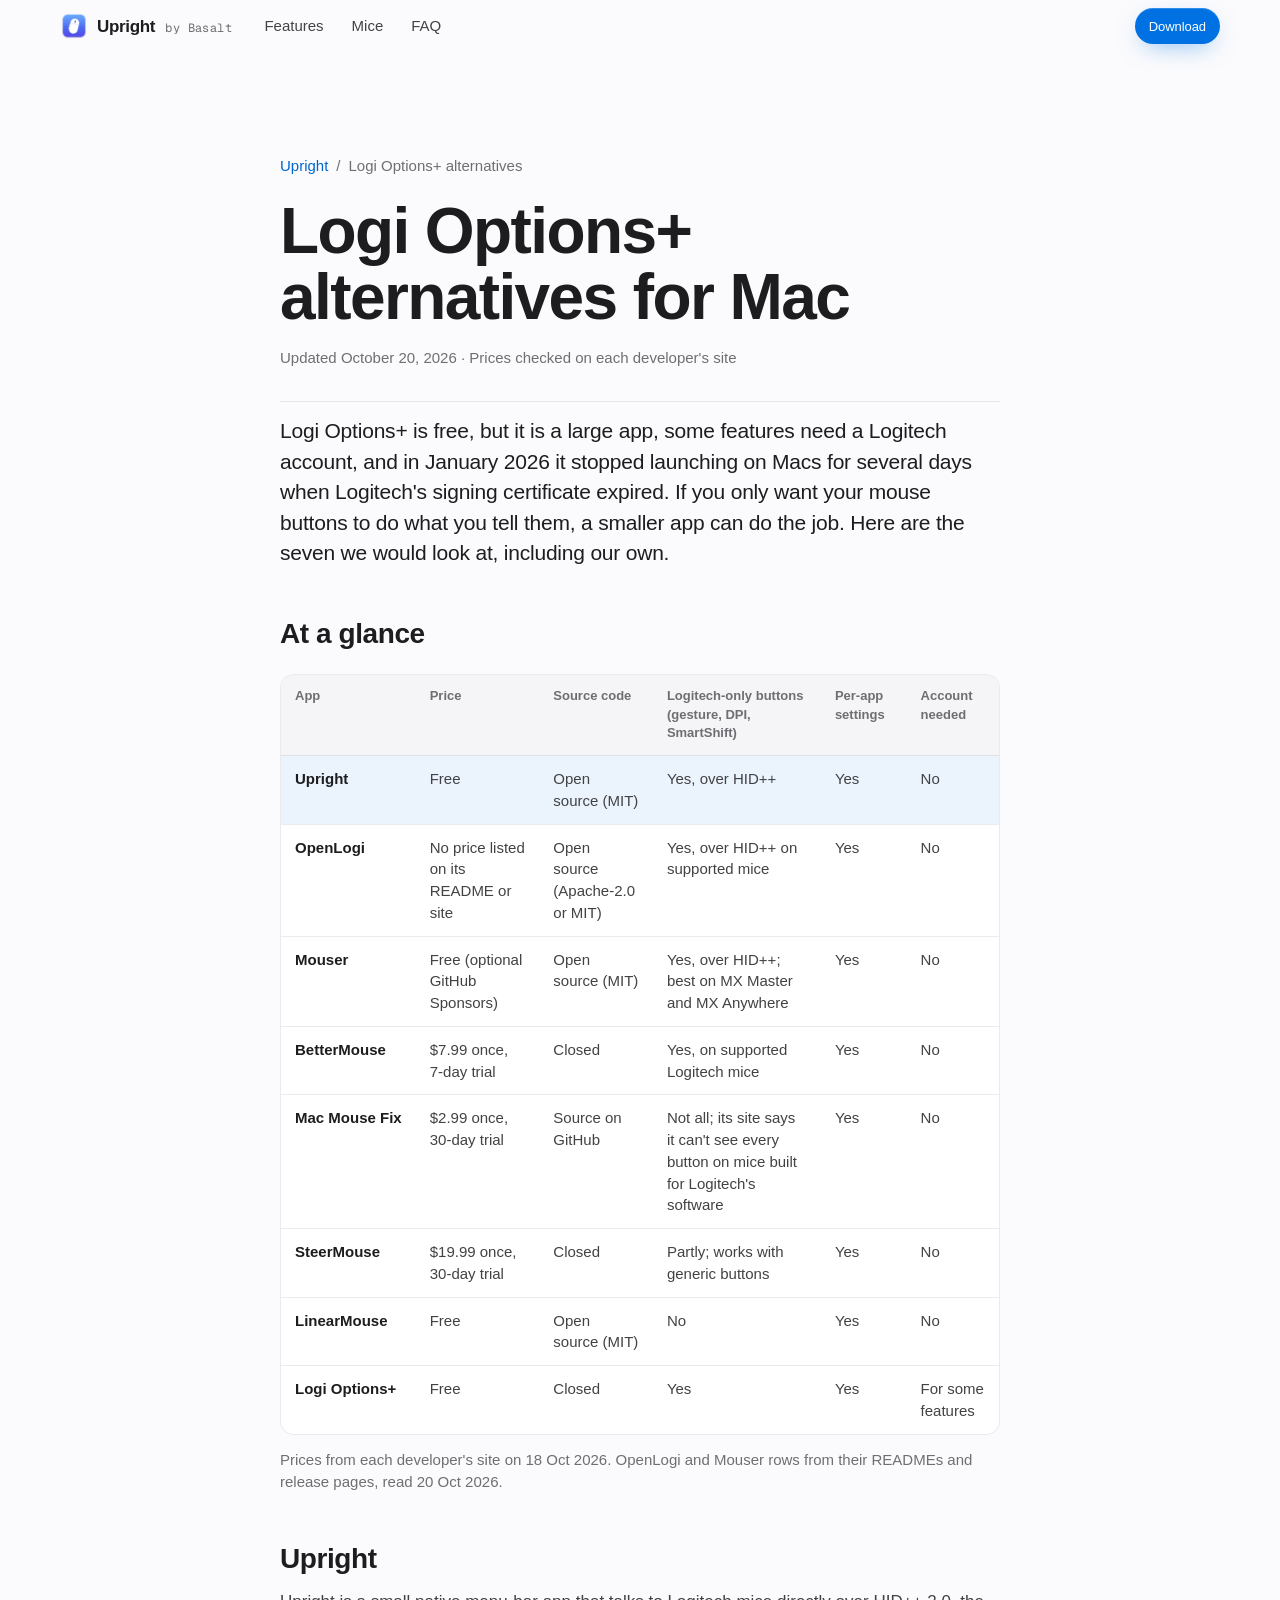
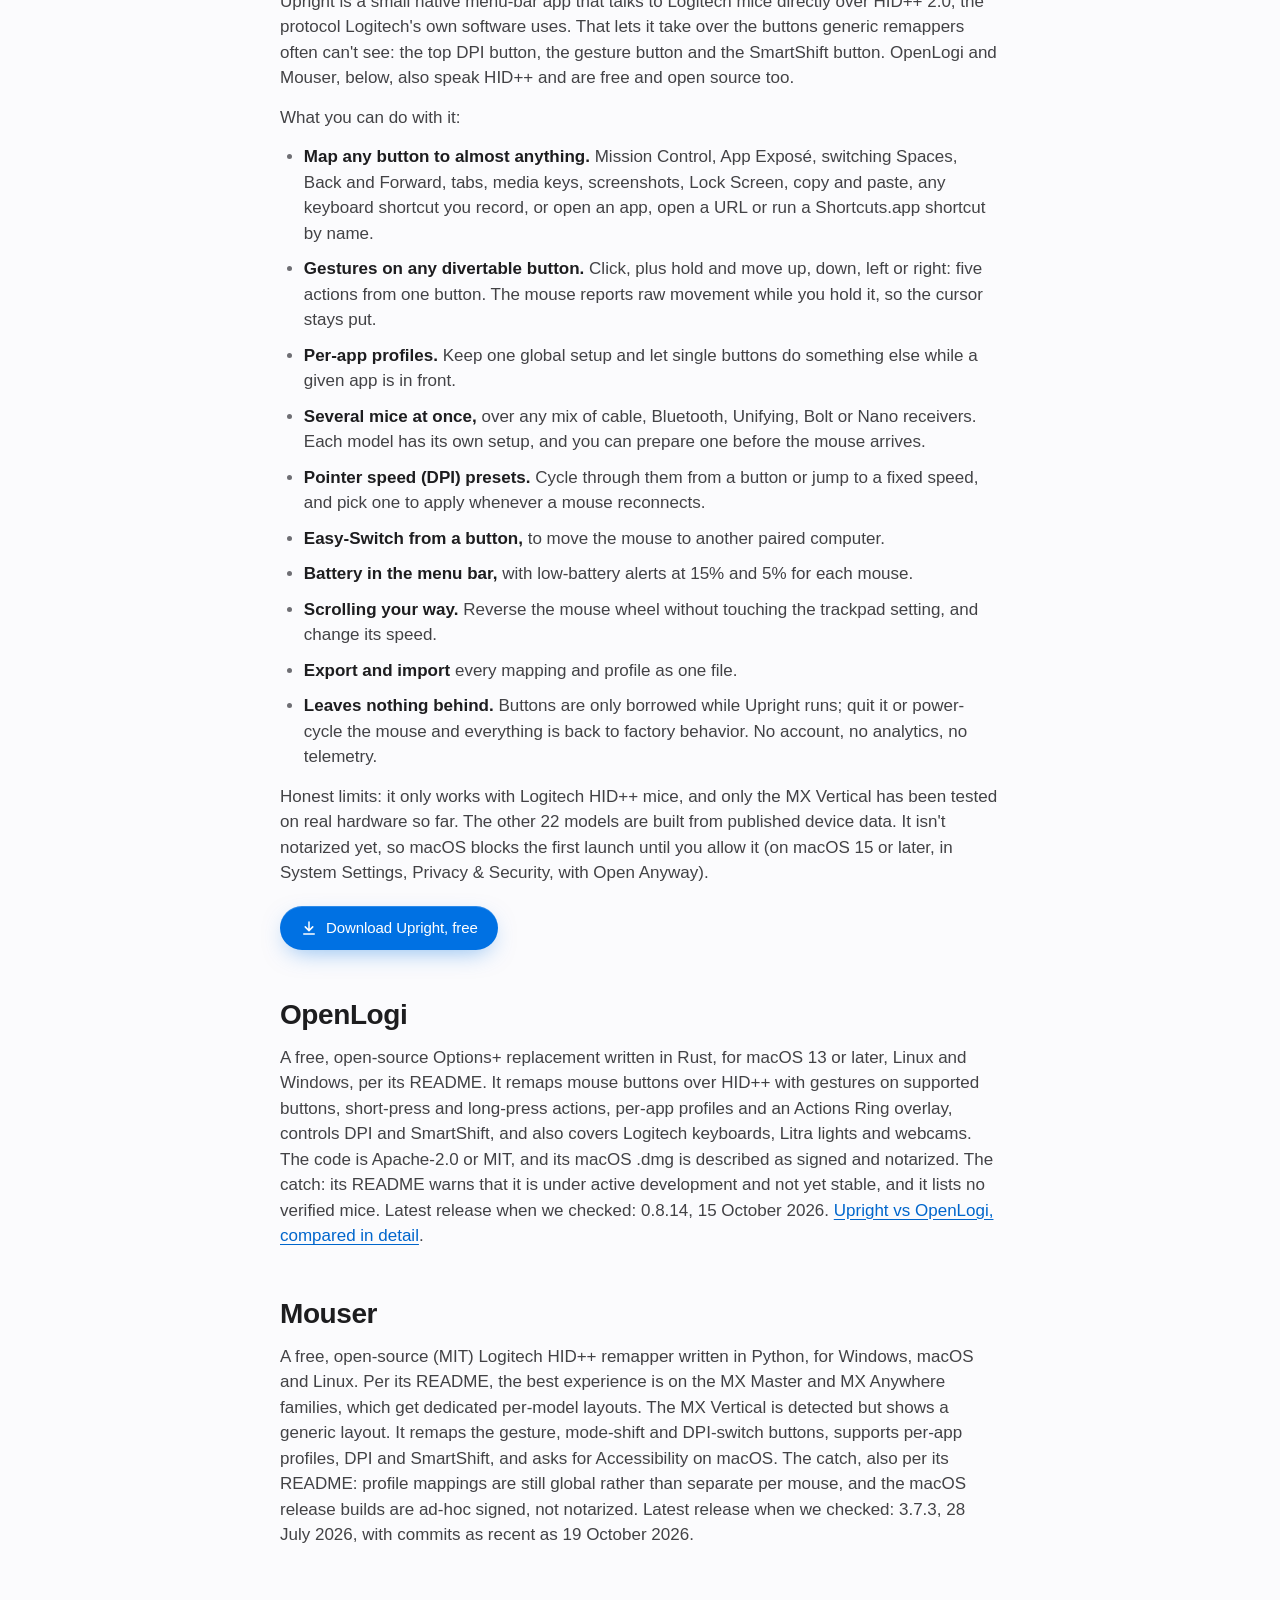
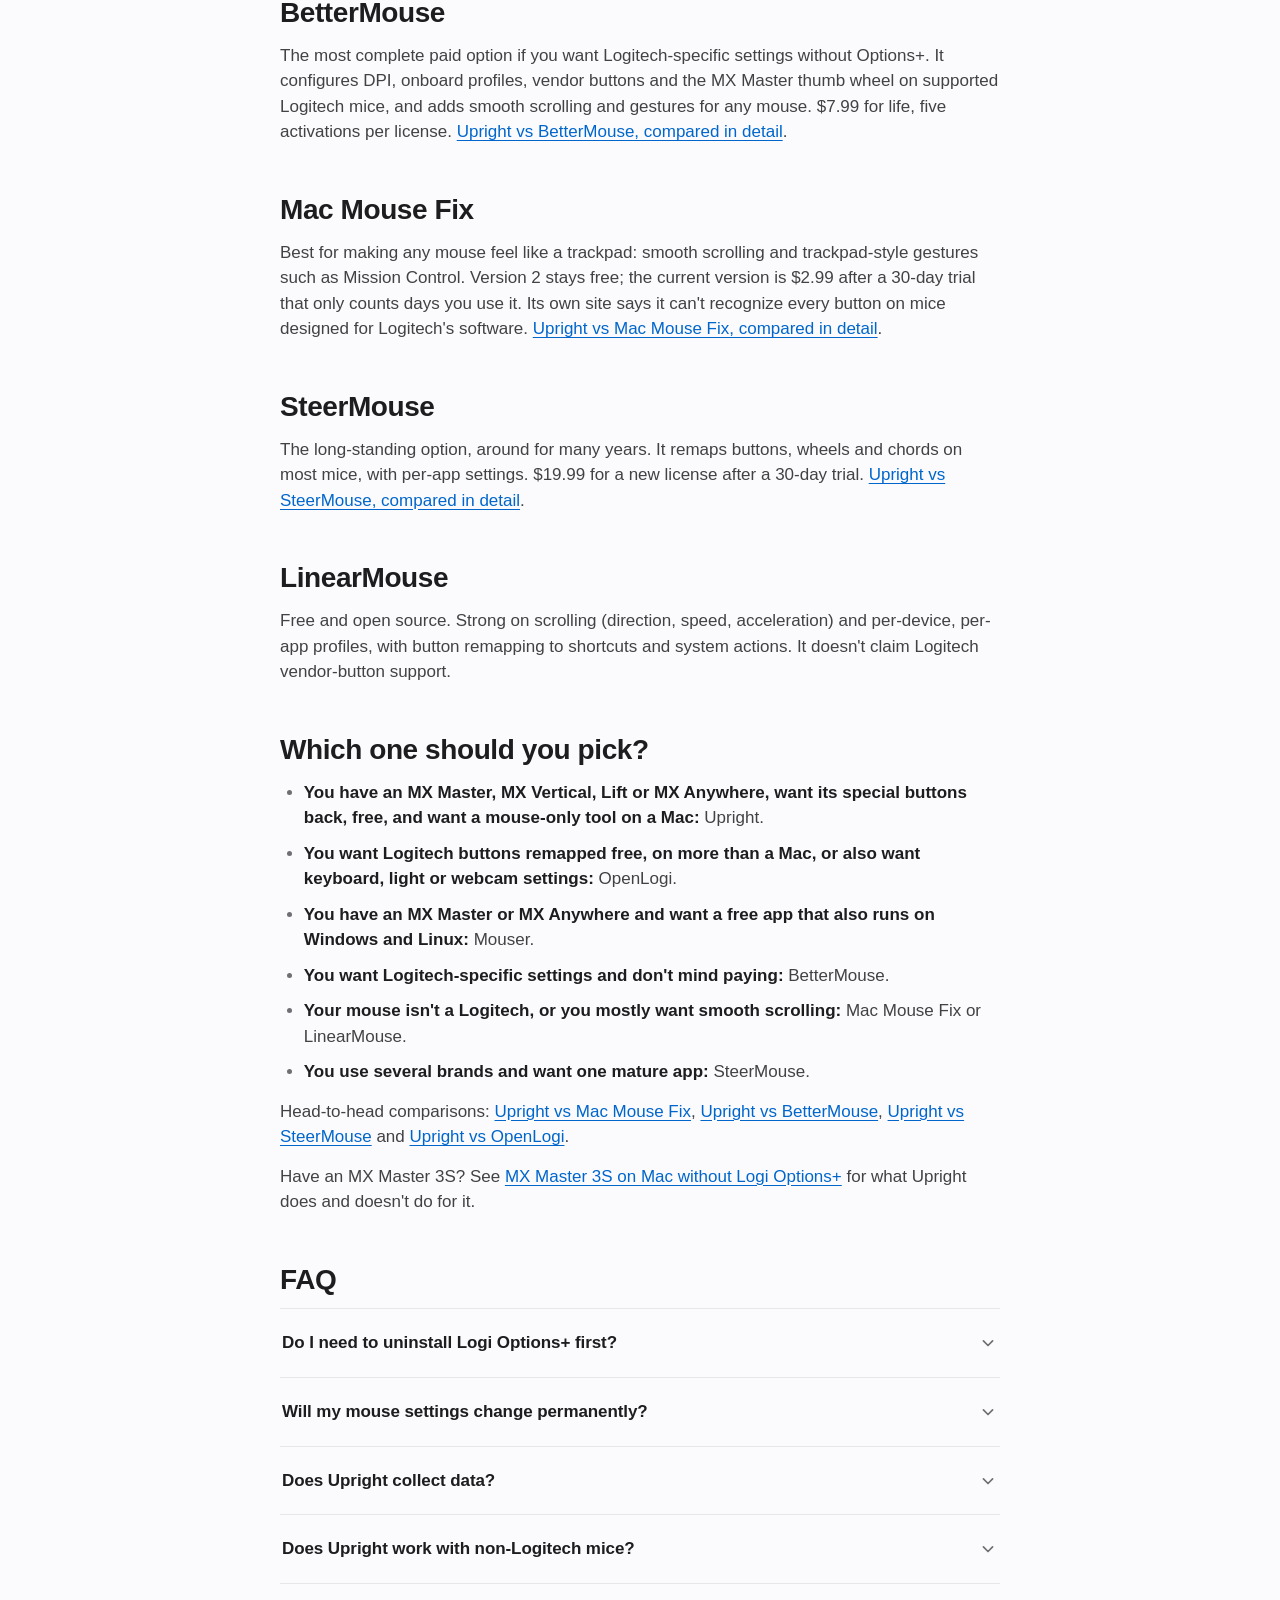
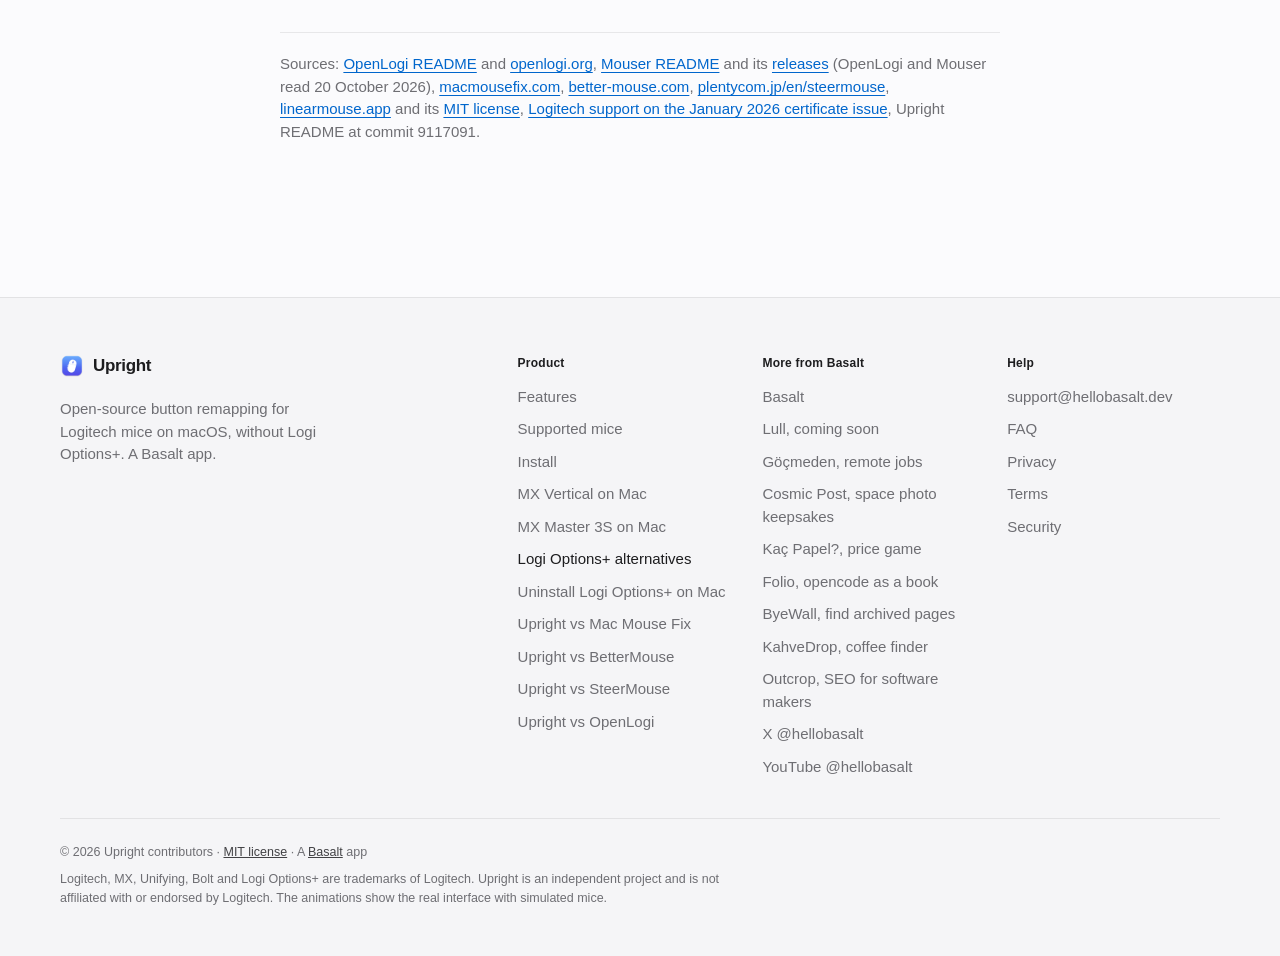
<file: site/logi-options-alternatives.html>
<!doctype html>
<html lang="en">
<head>
<meta charset="utf-8">
<meta name="viewport" content="width=device-width, initial-scale=1, viewport-fit=cover">
<title>Logi Options+ alternatives for Mac (2026): 7 apps compared</title>
<meta name="description" content="Seven ways to set up a Logitech mouse on a Mac without Logi Options+: Upright, OpenLogi, Mouser, BetterMouse, Mac Mouse Fix, SteerMouse and LinearMouse, compared.">
<meta name="color-scheme" content="light dark">
<meta name="theme-color" content="#fbfbfd" media="(prefers-color-scheme: light)">
<meta name="theme-color" content="#000000" media="(prefers-color-scheme: dark)">
<link rel="canonical" href="https://upright.hellobasalt.dev/logi-options-alternatives">
<meta property="og:type" content="article">
<meta property="og:site_name" content="Upright">
<meta property="og:url" content="https://upright.hellobasalt.dev/logi-options-alternatives">
<meta property="og:title" content="Logi Options+ alternatives for Mac">
<meta property="og:description" content="Seven ways to set up a Logitech mouse on a Mac without Logi Options+: Upright, OpenLogi, Mouser, BetterMouse, Mac Mouse Fix, SteerMouse and LinearMouse, compared.">
<meta property="og:image" content="https://upright.hellobasalt.dev/assets/og-image.png?v=2">
<meta property="og:image:width" content="1200">
<meta property="og:image:height" content="630">
<meta property="og:image:alt" content="Upright: your Logitech mouse, without Logi Options+. The menu-bar panel lists three mice with their battery levels.">
<meta name="twitter:card" content="summary_large_image">
<meta name="twitter:title" content="Logi Options+ alternatives for Mac">
<meta name="twitter:description" content="Seven ways to set up a Logitech mouse on a Mac without Logi Options+: Upright, OpenLogi, Mouser, BetterMouse, Mac Mouse Fix, SteerMouse and LinearMouse, compared.">
<meta name="twitter:image" content="https://upright.hellobasalt.dev/assets/og-image.png?v=2">
<link rel="icon" type="image/png" href="assets/favicon.png">
<link rel="apple-touch-icon" href="assets/icon-256.png">
<link rel="stylesheet" href="assets/site.css?v=9">
<script type="application/ld+json">{"@context": "https://schema.org", "@type": "WebPage", "@id": "https://upright.hellobasalt.dev/logi-options-alternatives#webpage", "url": "https://upright.hellobasalt.dev/logi-options-alternatives", "name": "Logi Options+ alternatives for Mac (2026): 7 apps compared", "description": "Seven ways to set up a Logitech mouse on a Mac without Logi Options+: Upright, OpenLogi, Mouser, BetterMouse, Mac Mouse Fix, SteerMouse and LinearMouse, compared.", "inLanguage": "en", "datePublished": "2026-10-18", "dateModified": "2026-10-20", "isPartOf": {"@type": "WebSite", "name": "Upright", "url": "https://upright.hellobasalt.dev/"}, "about": {"@type": "SoftwareApplication", "name": "Upright", "url": "https://upright.hellobasalt.dev/"}, "breadcrumb": {"@id": "https://upright.hellobasalt.dev/logi-options-alternatives#breadcrumb"}, "primaryImageOfPage": "https://upright.hellobasalt.dev/assets/og-image.png?v=2", "publisher": {"@type": "Organization", "@id": "https://hellobasalt.dev/#org", "name": "Basalt Studio", "alternateName": "Basalt", "url": "https://hellobasalt.dev/", "sameAs": ["https://x.com/hellobasalt", "https://www.youtube.com/@hellobasalt"]}}</script>
<script type="application/ld+json">{"@context": "https://schema.org", "@type": "BreadcrumbList", "@id": "https://upright.hellobasalt.dev/logi-options-alternatives#breadcrumb", "itemListElement": [{"@type": "ListItem", "position": 1, "name": "Upright", "item": "https://upright.hellobasalt.dev/"}, {"@type": "ListItem", "position": 2, "name": "Logi Options+ alternatives", "item": "https://upright.hellobasalt.dev/logi-options-alternatives"}]}</script>
<script type="application/ld+json">{"@context": "https://schema.org", "@type": "FAQPage", "mainEntity": [{"@type": "Question", "name": "Do I need to uninstall Logi Options+ first?", "acceptedAnswer": {"@type": "Answer", "text": "Yes, quit and remove it. Two apps diverting the same buttons will fight each other."}}, {"@type": "Question", "name": "Will my mouse settings change permanently?", "acceptedAnswer": {"@type": "Answer", "text": "Not with Upright: it diverts buttons only while it runs and writes nothing to the mouse. Turning the mouse off and on restores factory behavior."}}, {"@type": "Question", "name": "Does Upright collect data?", "acceptedAnswer": {"@type": "Answer", "text": "No. It has no account, no analytics and no telemetry, and it doesn't phone home."}}, {"@type": "Question", "name": "Does Upright work with non-Logitech mice?", "acceptedAnswer": {"@type": "Answer", "text": "No. It only speaks Logitech's HID++ protocol. For other mice, look at LinearMouse, Mac Mouse Fix or SteerMouse."}}]}</script>
</head>
<body>
<a class="skip" href="#main">Skip to content</a>

<svg width="0" height="0" style="position:absolute" aria-hidden="true" focusable="false">
  <defs>
    <linearGradient id="mouse-grad" x1="0" y1="0" x2="0.4" y2="1">
      <stop offset="0" class="g0"></stop>
      <stop offset="1" class="g1"></stop>
    </linearGradient>
    <symbol id="i-download" viewBox="0 0 24 24"><path d="M12 4v11M7 10.5l5 5 5-5M5 20h14" fill="none" stroke="currentColor" stroke-width="2" stroke-linecap="round" stroke-linejoin="round"/></symbol>
    <symbol id="i-copy" viewBox="0 0 24 24"><g fill="none" stroke="currentColor" stroke-width="1.8" stroke-linecap="round" stroke-linejoin="round"><rect x="8.5" y="8.5" width="11" height="11" rx="2.5"/><path d="M15.5 8.5V6.5A2 2 0 0 0 13.5 4.5h-7a2 2 0 0 0-2 2v7a2 2 0 0 0 2 2h2"/></g></symbol>
    <symbol id="i-check" viewBox="0 0 24 24"><path d="M5 12.5 10 17.5 19 7" fill="none" stroke="currentColor" stroke-width="2.2" stroke-linecap="round" stroke-linejoin="round"/></symbol>
    <symbol id="i-chevron" viewBox="0 0 24 24"><path d="m6.5 9.5 5.5 5.5 5.5-5.5" fill="none" stroke="currentColor" stroke-width="2" stroke-linecap="round" stroke-linejoin="round"/></symbol>
    <symbol id="i-arrow" viewBox="0 0 24 24"><path d="M5 12h14M13 6l6 6-6 6" fill="none" stroke="currentColor" stroke-width="2" stroke-linecap="round" stroke-linejoin="round"/></symbol>
  </defs>
</svg>

<header class="nav">
  <div class="wrap nav-inner">
    <div class="brand-lockup">
      <a class="brand" href="./" aria-label="Upright home">
        <img src="assets/icon-256.png" alt="" width="28" height="28">
        <span>Upright</span>
      </a>
      <a class="by-basalt" href="https://hellobasalt.dev/">by Basalt</a>
    </div>
    <nav class="nav-links" aria-label="Sections">
      <a href="./#features">Features</a>
      <a href="./#mice">Mice</a>
      <a href="./#faq">FAQ</a>
    </nav>
    <div class="nav-end">
      <a class="btn btn-primary btn-sm" href="download">Download</a>
    </div>
  </div>
</header>

<main id="main" class="doc">
  <div class="wrap doc-wrap">
    <header class="doc-head">
      <nav class="crumbs" aria-label="Breadcrumb"><a href="./">Upright</a><span aria-hidden="true">/</span><span aria-current="page">Logi Options+ alternatives</span></nav>
      <h1>Logi Options+ alternatives for Mac</h1>
      <p class="doc-meta">Updated October 20, 2026 · Prices checked on each developer's site</p>
    </header>
    <div class="doc-body">
      <p class="doc-lede">Logi Options+ is free, but it is a large app, some features need a Logitech account, and in January 2026 it stopped launching on Macs for several days when Logitech's signing certificate expired. If you only want your mouse buttons to do what you tell them, a smaller app can do the job. Here are the seven we would look at, including our own.</p>
      <h2 id="at-a-glance">At a glance</h2>
      <div class="cmp-scroll" role="region" aria-label="Comparison table" tabindex="0">
        <table class="cmp">
          <thead><tr><th scope="col">App</th><th scope="col">Price</th><th scope="col">Source code</th><th scope="col">Logitech-only buttons (gesture, DPI, SmartShift)</th><th scope="col">Per-app settings</th><th scope="col">Account needed</th></tr></thead>
          <tbody>
            <tr class="cmp-us"><th scope="row"><b>Upright</b></th><td>Free</td><td>Open source (MIT)</td><td>Yes, over HID++</td><td>Yes</td><td>No</td></tr>
            <tr><th scope="row"><b>OpenLogi</b></th><td>No price listed on its README or site</td><td>Open source (Apache-2.0 or MIT)</td><td>Yes, over HID++ on supported mice</td><td>Yes</td><td>No</td></tr>
            <tr><th scope="row"><b>Mouser</b></th><td>Free (optional GitHub Sponsors)</td><td>Open source (MIT)</td><td>Yes, over HID++; best on MX Master and MX Anywhere</td><td>Yes</td><td>No</td></tr>
            <tr><th scope="row"><b>BetterMouse</b></th><td>$7.99 once, 7-day trial</td><td>Closed</td><td>Yes, on supported Logitech mice</td><td>Yes</td><td>No</td></tr>
            <tr><th scope="row"><b>Mac Mouse Fix</b></th><td>$2.99 once, 30-day trial</td><td>Source on GitHub</td><td>Not all; its site says it can't see every button on mice built for Logitech's software</td><td>Yes</td><td>No</td></tr>
            <tr><th scope="row"><b>SteerMouse</b></th><td>$19.99 once, 30-day trial</td><td>Closed</td><td>Partly; works with generic buttons</td><td>Yes</td><td>No</td></tr>
            <tr><th scope="row"><b>LinearMouse</b></th><td>Free</td><td>Open source (MIT)</td><td>No</td><td>Yes</td><td>No</td></tr>
            <tr><th scope="row">Logi Options+</th><td>Free</td><td>Closed</td><td>Yes</td><td>Yes</td><td>For some features</td></tr>
          </tbody>
        </table>
      </div>
      <p class="cmp-note">Prices from each developer's site on 18 Oct 2026. OpenLogi and Mouser rows from their READMEs and release pages, read 20 Oct 2026.</p>
      <h2 id="upright">Upright</h2>
      <p>Upright is a small native menu-bar app that talks to Logitech mice directly over HID++ 2.0, the protocol Logitech's own software uses. That lets it take over the buttons generic remappers often can't see: the top DPI button, the gesture button and the SmartShift button. OpenLogi and Mouser, below, also speak HID++ and are free and open source too.</p>
      <p>What you can do with it:</p>
      <ul>
        <li><b>Map any button to almost anything.</b> Mission Control, App Exposé, switching Spaces, Back and Forward, tabs, media keys, screenshots, Lock Screen, copy and paste, any keyboard shortcut you record, or open an app, open a URL or run a Shortcuts.app shortcut by name.</li>
        <li><b>Gestures on any divertable button.</b> Click, plus hold and move up, down, left or right: five actions from one button. The mouse reports raw movement while you hold it, so the cursor stays put.</li>
        <li><b>Per-app profiles.</b> Keep one global setup and let single buttons do something else while a given app is in front.</li>
        <li><b>Several mice at once,</b> over any mix of cable, Bluetooth, Unifying, Bolt or Nano receivers. Each model has its own setup, and you can prepare one before the mouse arrives.</li>
        <li><b>Pointer speed (DPI) presets.</b> Cycle through them from a button or jump to a fixed speed, and pick one to apply whenever a mouse reconnects.</li>
        <li><b>Easy-Switch from a button,</b> to move the mouse to another paired computer.</li>
        <li><b>Battery in the menu bar,</b> with low-battery alerts at 15% and 5% for each mouse.</li>
        <li><b>Scrolling your way.</b> Reverse the mouse wheel without touching the trackpad setting, and change its speed.</li>
        <li><b>Export and import</b> every mapping and profile as one file.</li>
        <li><b>Leaves nothing behind.</b> Buttons are only borrowed while Upright runs; quit it or power-cycle the mouse and everything is back to factory behavior. No account, no analytics, no telemetry.</li>
      </ul>
      <p>Honest limits: it only works with Logitech HID++ mice, and only the MX Vertical has been tested on real hardware so far. The other 22 models are built from published device data. It isn't notarized yet, so macOS blocks the first launch until you allow it (on macOS 15 or later, in System Settings, Privacy &amp; Security, with Open Anyway).</p>
      <p class="cmp-cta"><a class="btn btn-primary" href="download"><svg aria-hidden="true"><use href="#i-download"/></svg>Download Upright, free</a></p>
      <h2 id="openlogi">OpenLogi</h2>
      <p>A free, open-source Options+ replacement written in Rust, for macOS 13 or later, Linux and Windows, per its README. It remaps mouse buttons over HID++ with gestures on supported buttons, short-press and long-press actions, per-app profiles and an Actions Ring overlay, controls DPI and SmartShift, and also covers Logitech keyboards, Litra lights and webcams. The code is Apache-2.0 or MIT, and its macOS .dmg is described as signed and notarized. The catch: its README warns that it is under active development and not yet stable, and it lists no verified mice. Latest release when we checked: 0.8.14, 15 October 2026. <a href="upright-vs-openlogi">Upright vs OpenLogi, compared in detail</a>.</p>
      <h2 id="mouser">Mouser</h2>
      <p>A free, open-source (MIT) Logitech HID++ remapper written in Python, for Windows, macOS and Linux. Per its README, the best experience is on the MX Master and MX Anywhere families, which get dedicated per-model layouts. The MX Vertical is detected but shows a generic layout. It remaps the gesture, mode-shift and DPI-switch buttons, supports per-app profiles, DPI and SmartShift, and asks for Accessibility on macOS. The catch, also per its README: profile mappings are still global rather than separate per mouse, and the macOS release builds are ad-hoc signed, not notarized. Latest release when we checked: 3.7.3, 28 July 2026, with commits as recent as 19 October 2026.</p>
      <h2 id="bettermouse">BetterMouse</h2>
      <p>The most complete paid option if you want Logitech-specific settings without Options+. It configures DPI, onboard profiles, vendor buttons and the MX Master thumb wheel on supported Logitech mice, and adds smooth scrolling and gestures for any mouse. $7.99 for life, five activations per license. <a href="upright-vs-bettermouse">Upright vs BetterMouse, compared in detail</a>.</p>
      <h2 id="mac-mouse-fix">Mac Mouse Fix</h2>
      <p>Best for making any mouse feel like a trackpad: smooth scrolling and trackpad-style gestures such as Mission Control. Version 2 stays free; the current version is $2.99 after a 30-day trial that only counts days you use it. Its own site says it can't recognize every button on mice designed for Logitech's software. <a href="upright-vs-mac-mouse-fix">Upright vs Mac Mouse Fix, compared in detail</a>.</p>
      <h2 id="steermouse">SteerMouse</h2>
      <p>The long-standing option, around for many years. It remaps buttons, wheels and chords on most mice, with per-app settings. $19.99 for a new license after a 30-day trial. <a href="upright-vs-steermouse">Upright vs SteerMouse, compared in detail</a>.</p>
      <h2 id="linearmouse">LinearMouse</h2>
      <p>Free and open source. Strong on scrolling (direction, speed, acceleration) and per-device, per-app profiles, with button remapping to shortcuts and system actions. It doesn't claim Logitech vendor-button support.</p>
      <h2 id="which-one-should-you-pick">Which one should you pick?</h2>
      <ul>
        <li><b>You have an MX Master, MX Vertical, Lift or MX Anywhere, want its special buttons back, free, and want a mouse-only tool on a Mac:</b> Upright.</li>
        <li><b>You want Logitech buttons remapped free, on more than a Mac, or also want keyboard, light or webcam settings:</b> OpenLogi.</li>
        <li><b>You have an MX Master or MX Anywhere and want a free app that also runs on Windows and Linux:</b> Mouser.</li>
        <li><b>You want Logitech-specific settings and don't mind paying:</b> BetterMouse.</li>
        <li><b>Your mouse isn't a Logitech, or you mostly want smooth scrolling:</b> Mac Mouse Fix or LinearMouse.</li>
        <li><b>You use several brands and want one mature app:</b> SteerMouse.</li>
      </ul>
      <p>Head-to-head comparisons: <a href="upright-vs-mac-mouse-fix">Upright vs Mac Mouse Fix</a>, <a href="upright-vs-bettermouse">Upright vs BetterMouse</a>, <a href="upright-vs-steermouse">Upright vs SteerMouse</a> and <a href="upright-vs-openlogi">Upright vs OpenLogi</a>.</p>
      <p>Have an MX Master 3S? See <a href="mx-master-3s-mac-without-options">MX Master 3S on Mac without Logi Options+</a> for what Upright does and doesn't do for it.</p>

      <h2 id="faq">FAQ</h2>
      <div class="faq cmp-faq">
        <details>
          <summary>Do I need to uninstall Logi Options+ first?<svg aria-hidden="true"><use href="#i-chevron"/></svg></summary>
          <div class="faq-a"><p>Yes, quit and remove it. Two apps diverting the same buttons will fight each other. Here is <a href="uninstall-logi-options-mac">how to uninstall Logi Options+ on a Mac</a>.</p></div>
        </details>
        <details>
          <summary>Will my mouse settings change permanently?<svg aria-hidden="true"><use href="#i-chevron"/></svg></summary>
          <div class="faq-a"><p>Not with Upright: it diverts buttons only while it runs and writes nothing to the mouse. Turning the mouse off and on restores factory behavior.</p></div>
        </details>
        <details>
          <summary>Does Upright collect data?<svg aria-hidden="true"><use href="#i-chevron"/></svg></summary>
          <div class="faq-a"><p>No. It has no account, no analytics and no telemetry, and it doesn't phone home.</p></div>
        </details>
        <details>
          <summary>Does Upright work with non-Logitech mice?<svg aria-hidden="true"><use href="#i-chevron"/></svg></summary>
          <div class="faq-a"><p>No. It only speaks Logitech's HID++ protocol. For other mice, look at LinearMouse, Mac Mouse Fix or SteerMouse.</p></div>
        </details>
      </div>

      <p class="cmp-sources">Sources: <a href="https://github.com/AprilNEA/OpenLogi">OpenLogi README</a> and <a href="https://openlogi.org/">openlogi.org</a>, <a href="https://github.com/TomBadash/Mouser">Mouser README</a> and its <a href="https://github.com/TomBadash/Mouser/releases">releases</a> (OpenLogi and Mouser read 20 October 2026), <a href="https://macmousefix.com/">macmousefix.com</a>, <a href="https://better-mouse.com/">better-mouse.com</a>, <a href="https://plentycom.jp/en/steermouse/">plentycom.jp/en/steermouse</a>, <a href="https://linearmouse.app/">linearmouse.app</a> and its <a href="https://github.com/linearmouse/linearmouse/blob/main/LICENSE">MIT license</a>, <a href="https://support.logi.com/hc/articles/37493733117847-Options-and-G-HUB-macOS-Certificate-Issue">Logitech support on the January 2026 certificate issue</a>, Upright README at commit 9117091.</p>
    </div>
  </div>
</main>

<footer class="footer">
  <div class="wrap">
    <div class="footer-grid">
      <div class="footer-brand">
        <a class="brand" href="./"><img src="assets/icon-256.png" alt="" width="24" height="24" loading="lazy"><span>Upright</span></a>
        <p>Open-source button remapping for Logitech mice on macOS, without Logi Options+. A Basalt app.</p>
      </div>
      <nav aria-labelledby="f-product">
        <p class="f-title" id="f-product">Product</p>
        <a href="./#features">Features</a>
        <a href="./#mice">Supported mice</a>
        <a href="./#download">Install</a>
        <a href="mx-vertical">MX Vertical on Mac</a>
        <a href="mx-master-3s-mac-without-options">MX Master 3S on Mac</a>
        <a href="logi-options-alternatives" aria-current="page">Logi Options+ alternatives</a>
        <a href="uninstall-logi-options-mac">Uninstall Logi Options+ on Mac</a>
        <a href="upright-vs-mac-mouse-fix">Upright vs Mac Mouse Fix</a>
        <a href="upright-vs-bettermouse">Upright vs BetterMouse</a>
        <a href="upright-vs-steermouse">Upright vs SteerMouse</a>
        <a href="upright-vs-openlogi">Upright vs OpenLogi</a>
      </nav>
      <nav aria-labelledby="f-basalt">
        <p class="f-title" id="f-basalt">More from Basalt</p>
        <a href="https://hellobasalt.dev/">Basalt</a>
        <a href="https://lull.hellobasalt.dev/">Lull, coming soon</a>
        <a href="https://gocmeden.hellobasalt.dev/">Göçmeden, remote jobs</a>
        <a href="https://cosmicpost.lol/">Cosmic Post, space photo keepsakes</a>
        <a href="https://kacpapel.app/">Kaç Papel?, price game</a>
        <a href="https://folio.hellobasalt.dev/">Folio, opencode as a book</a>
        <a href="https://byewall.hellobasalt.dev/">ByeWall, find archived pages</a>
        <a href="https://kahve.hellobasalt.dev/">KahveDrop, coffee finder</a>
        <a href="https://outcrop.hellobasalt.dev/">Outcrop, SEO for software makers</a>
        <a href="https://x.com/hellobasalt">X @hellobasalt</a>
        <a href="https://www.youtube.com/@hellobasalt">YouTube @hellobasalt</a>
      </nav>
      <nav aria-labelledby="f-help">
        <p class="f-title" id="f-help">Help</p>
        <a href="mailto:support@hellobasalt.dev">support@hellobasalt.dev</a>
        <a href="./#faq">FAQ</a>
        <a href="privacy">Privacy</a>
        <a href="terms">Terms</a>
        <a href="mailto:support@hellobasalt.dev?subject=Upright%20security">Security</a>
      </nav>
    </div>
    <div class="footer-base">
      <p>© 2026 Upright contributors · <a href="license">MIT license</a> · A <a href="https://hellobasalt.dev/">Basalt</a> app</p>
      <p>Logitech, MX, Unifying, Bolt and Logi Options+ are trademarks of Logitech. Upright is an independent project and is not affiliated with or endorsed by Logitech. The animations show the real interface with simulated mice.</p>
    </div>
  </div>
</footer>
</body>
</html>
</file>
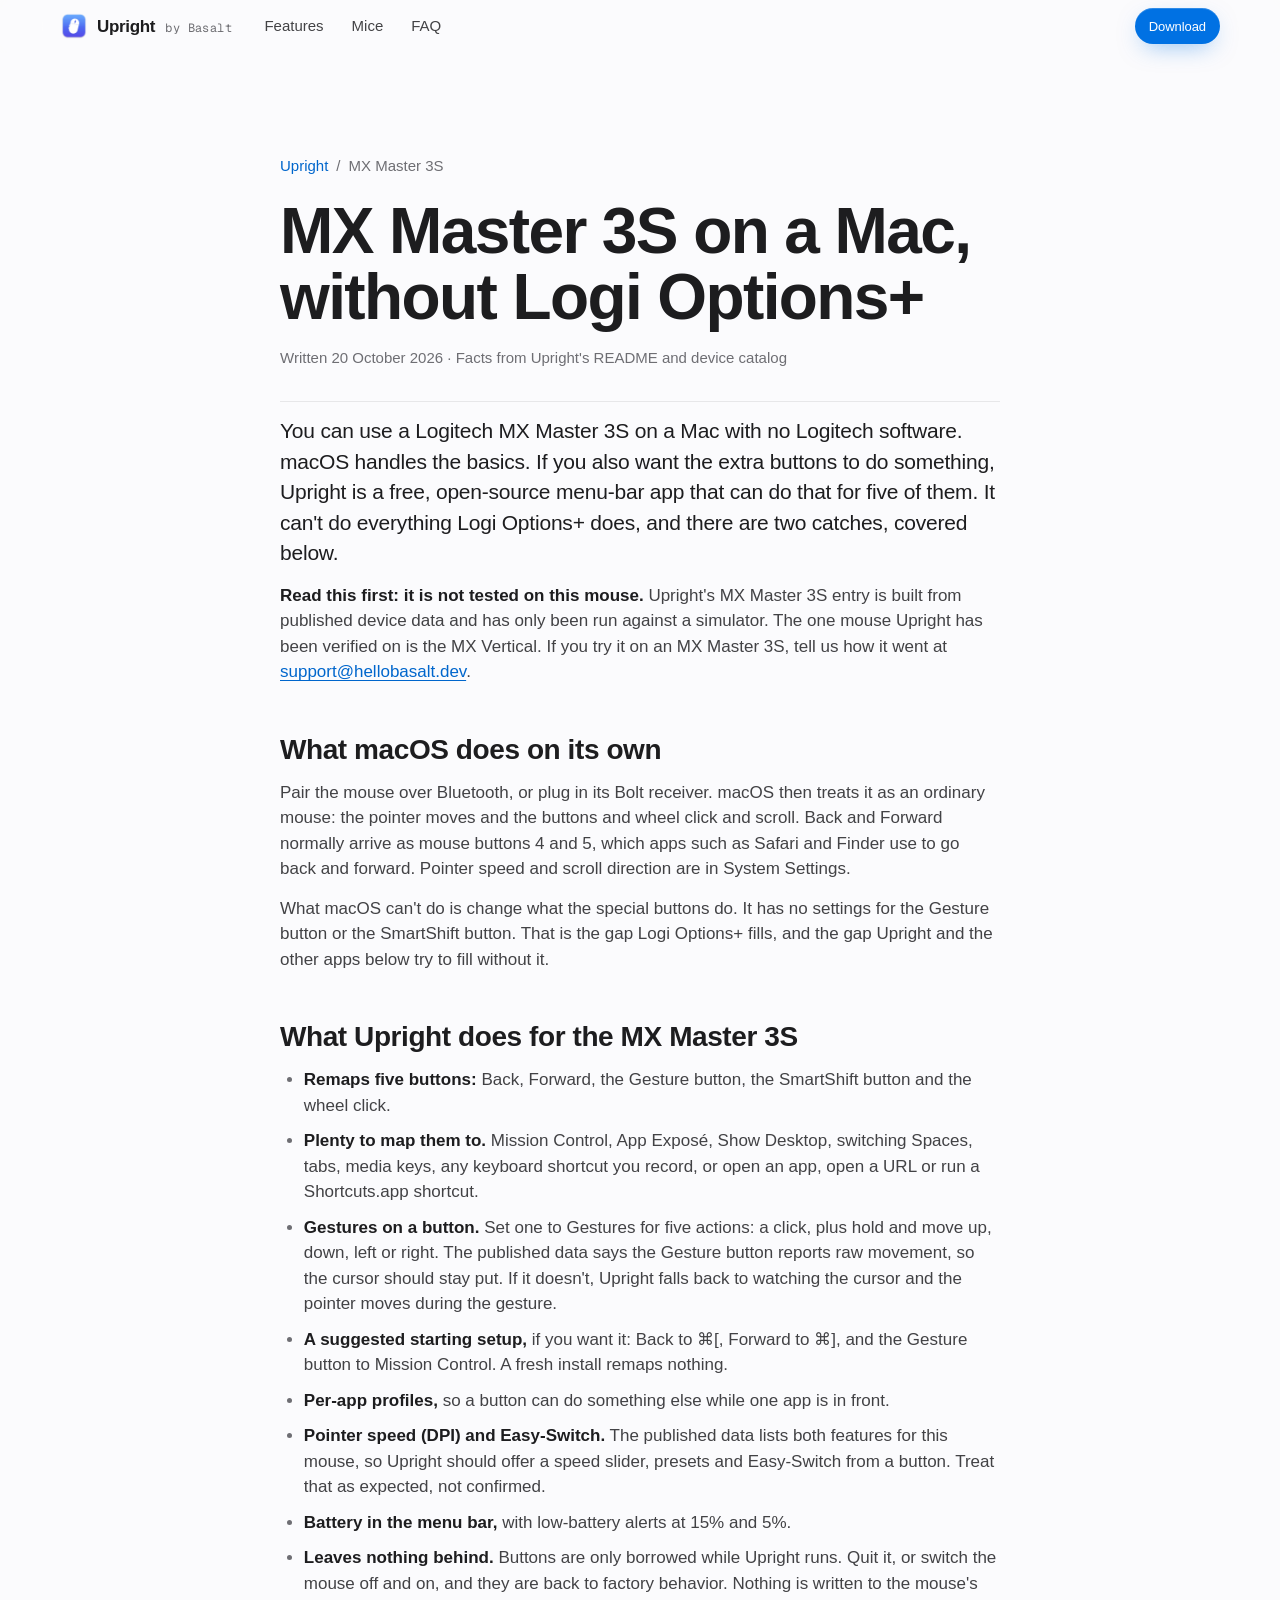
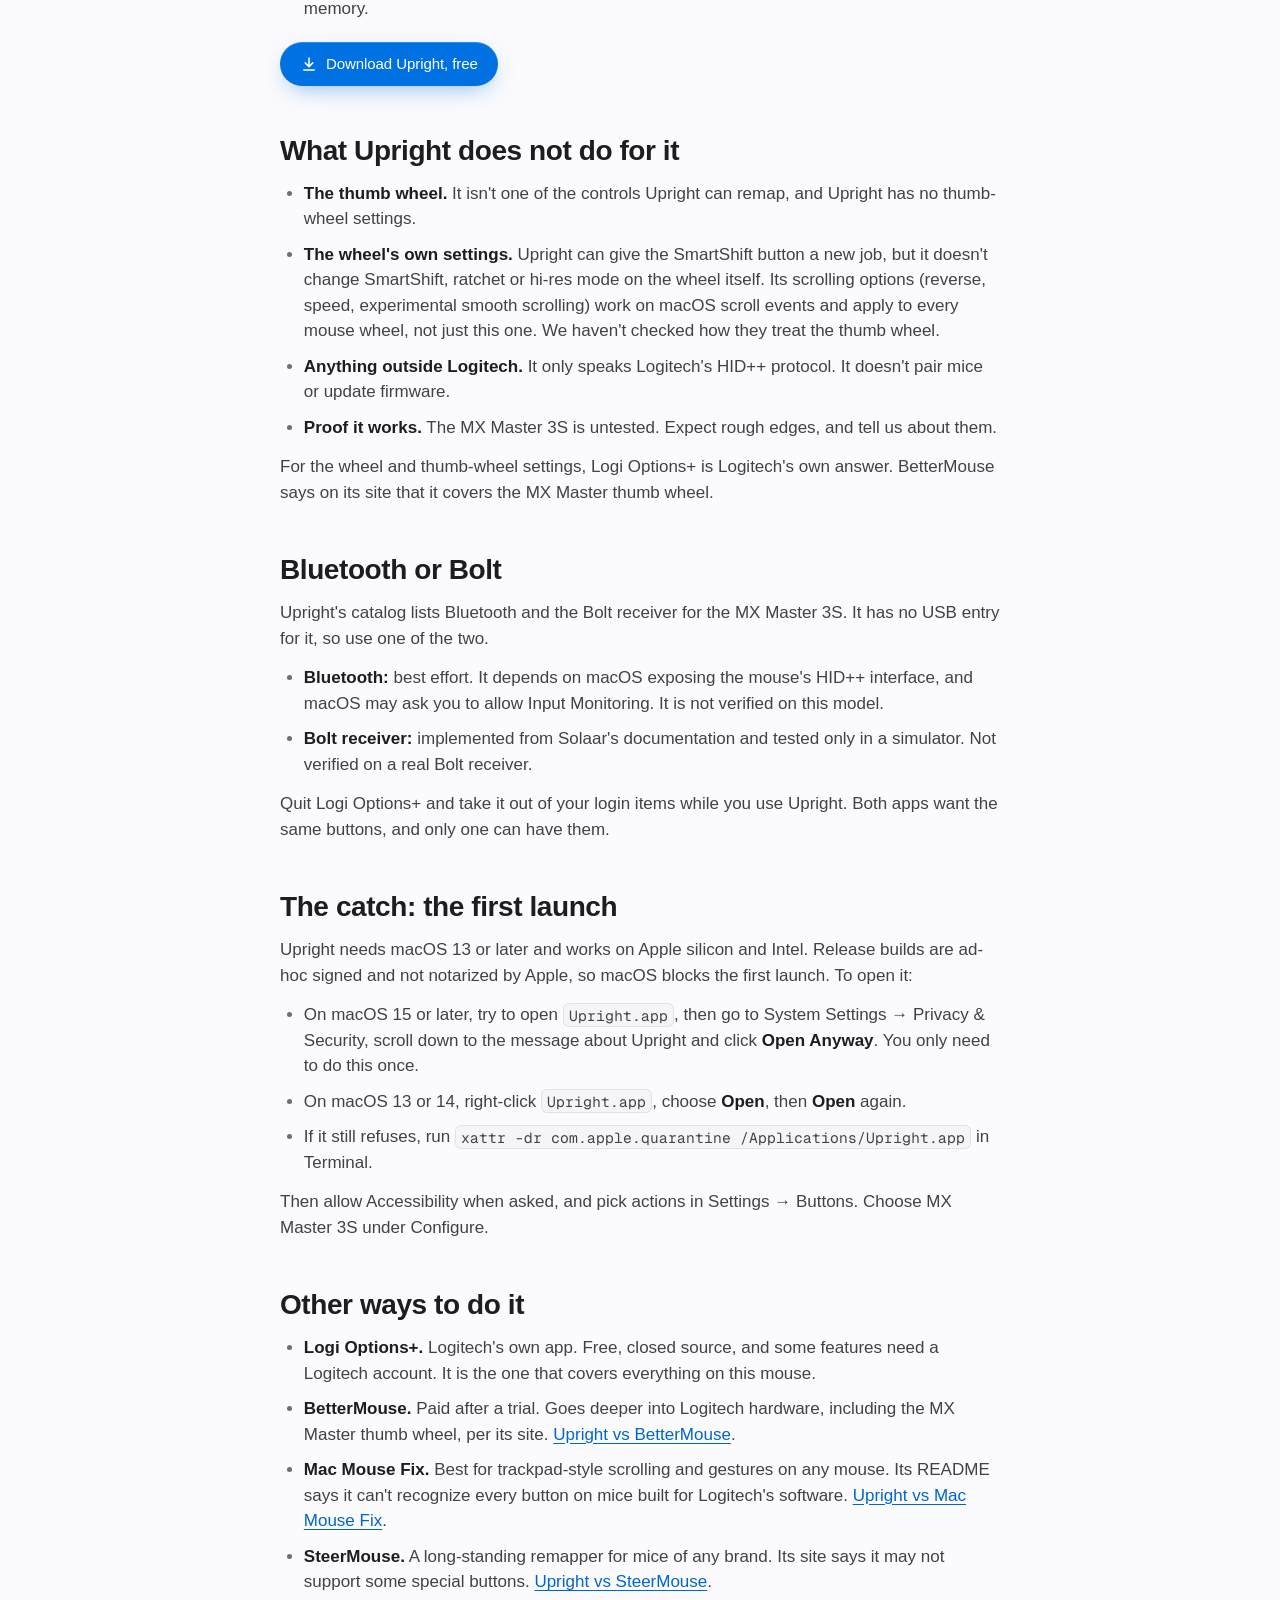
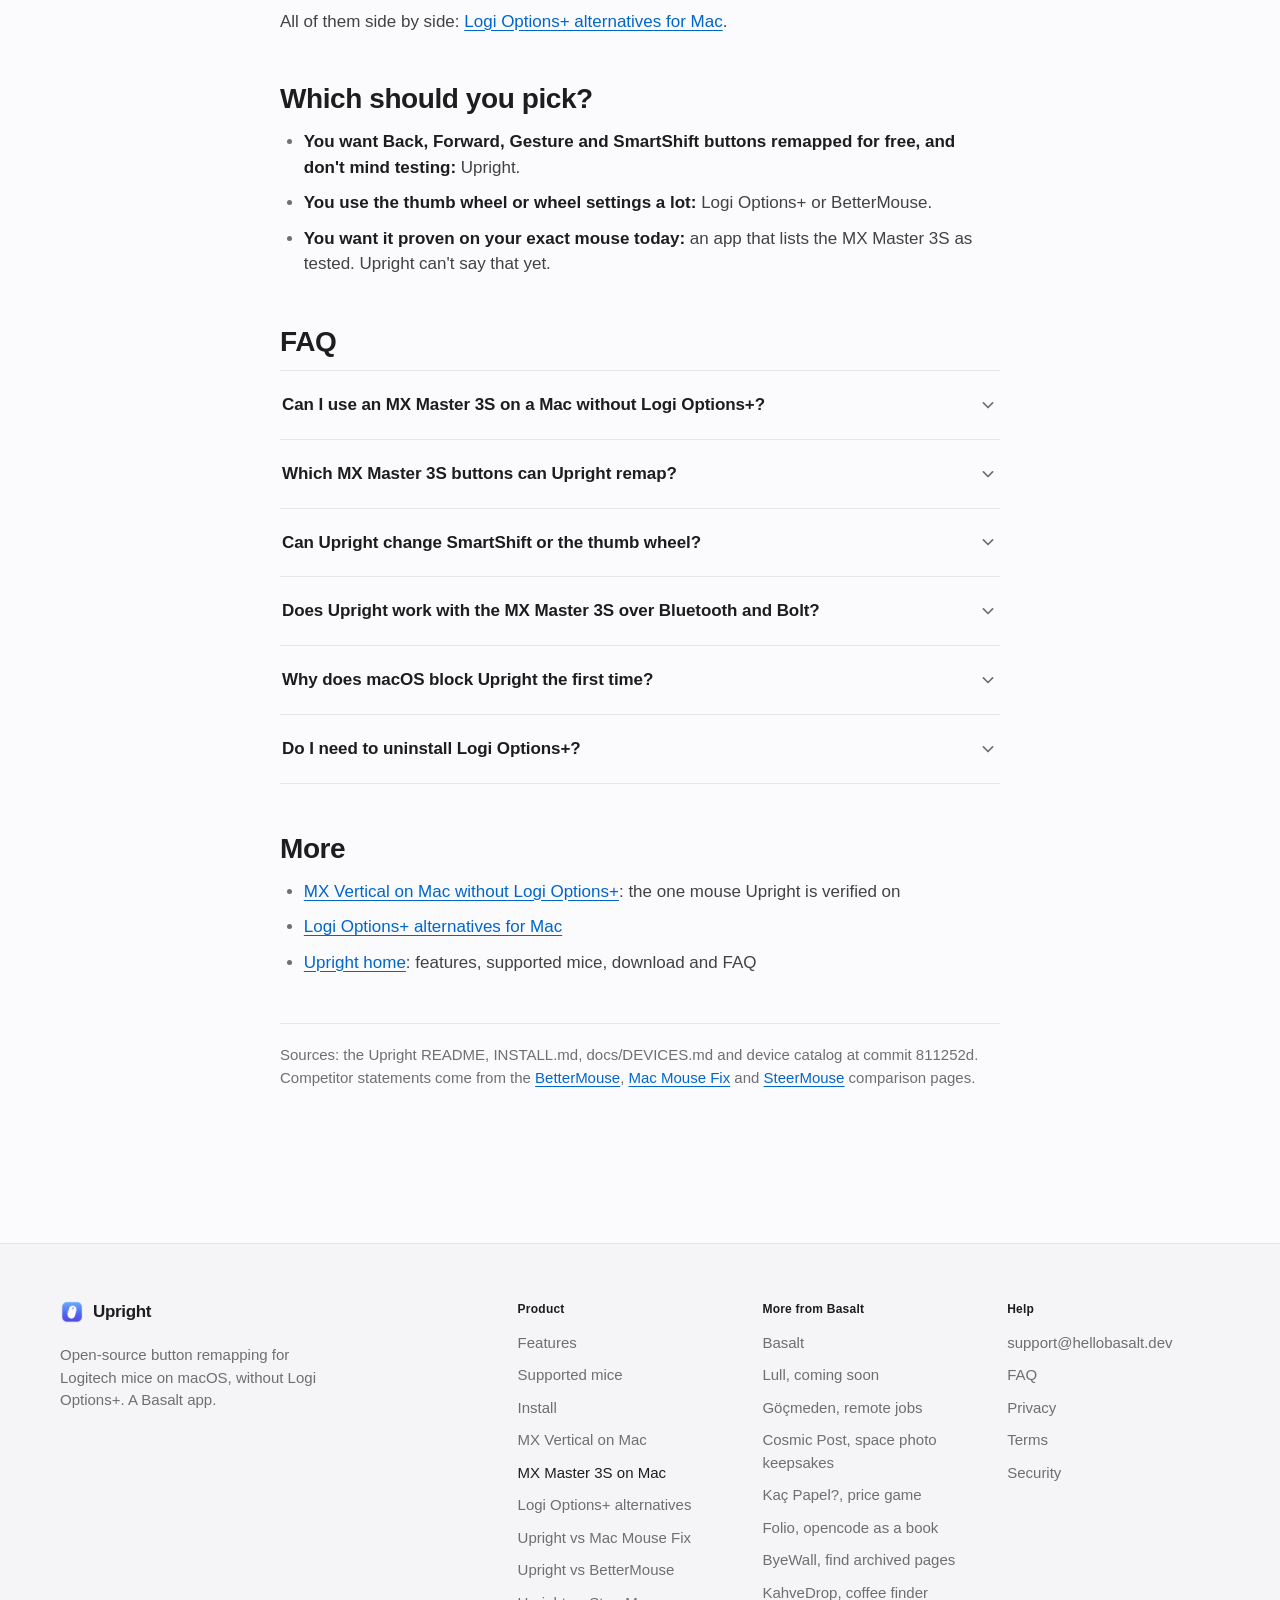
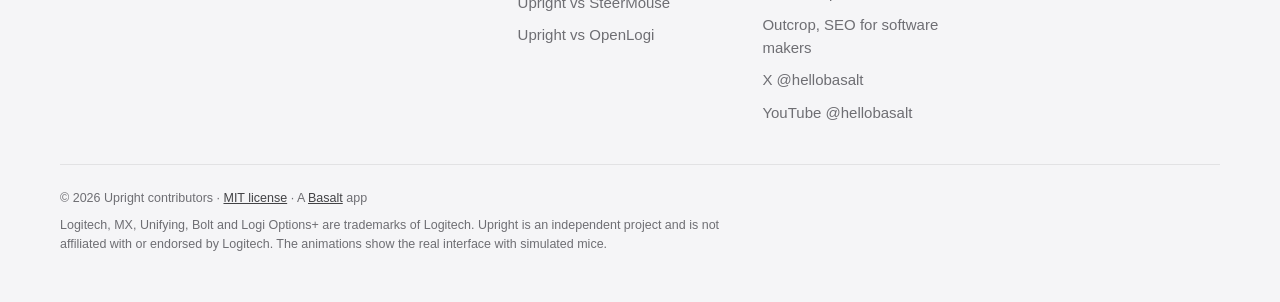
<file: site/mx-master-3s-mac-without-options.html>
<!doctype html>
<html lang="en">
<head>
<meta charset="utf-8">
<meta name="viewport" content="width=device-width, initial-scale=1, viewport-fit=cover">
<title>MX Master 3S on Mac without Logi Options+ · Upright</title>
<meta name="description" content="Use a Logitech MX Master 3S on a Mac without Logi Options+: what macOS does alone, what free Upright adds, what it skips, and the first-launch catch.">
<meta name="color-scheme" content="light dark">
<meta name="theme-color" content="#fbfbfd" media="(prefers-color-scheme: light)">
<meta name="theme-color" content="#000000" media="(prefers-color-scheme: dark)">
<link rel="canonical" href="https://upright.hellobasalt.dev/mx-master-3s-mac-without-options">
<meta property="og:type" content="article">
<meta property="og:site_name" content="Upright">
<meta property="og:url" content="https://upright.hellobasalt.dev/mx-master-3s-mac-without-options">
<meta property="og:title" content="MX Master 3S on a Mac, without Logi Options+">
<meta property="og:description" content="Use a Logitech MX Master 3S on a Mac without Logi Options+: what macOS does alone, what free Upright adds, what it skips, and the first-launch catch.">
<meta property="og:image" content="https://upright.hellobasalt.dev/assets/og-image.png?v=2">
<meta property="og:image:width" content="1200">
<meta property="og:image:height" content="630">
<meta property="og:image:alt" content="Upright: your Logitech mouse, without Logi Options+. The menu-bar panel lists three mice with their battery levels.">
<meta name="twitter:card" content="summary_large_image">
<meta name="twitter:title" content="MX Master 3S on a Mac, without Logi Options+">
<meta name="twitter:description" content="Use a Logitech MX Master 3S on a Mac without Logi Options+: what macOS does alone, what free Upright adds, what it skips, and the first-launch catch.">
<meta name="twitter:image" content="https://upright.hellobasalt.dev/assets/og-image.png?v=2">
<link rel="icon" type="image/png" href="assets/favicon.png">
<link rel="apple-touch-icon" href="assets/icon-256.png">
<link rel="stylesheet" href="assets/site.css?v=9">
<script type="application/ld+json">{"@context": "https://schema.org", "@type": "WebPage", "@id": "https://upright.hellobasalt.dev/mx-master-3s-mac-without-options#webpage", "url": "https://upright.hellobasalt.dev/mx-master-3s-mac-without-options", "name": "MX Master 3S on Mac without Logi Options+: what works", "description": "Use a Logitech MX Master 3S on a Mac without Logi Options+: what macOS does alone, what free Upright adds, what it skips, and the first-launch catch.", "inLanguage": "en", "dateModified": "2026-10-20", "isPartOf": {"@type": "WebSite", "name": "Upright", "url": "https://upright.hellobasalt.dev/"}, "about": {"@type": "SoftwareApplication", "name": "Upright", "url": "https://upright.hellobasalt.dev/"}, "breadcrumb": {"@id": "https://upright.hellobasalt.dev/mx-master-3s-mac-without-options#breadcrumb"}, "primaryImageOfPage": "https://upright.hellobasalt.dev/assets/og-image.png?v=2", "publisher": {"@type": "Organization", "@id": "https://hellobasalt.dev/#org", "name": "Basalt Studio", "alternateName": "Basalt", "url": "https://hellobasalt.dev/", "sameAs": ["https://x.com/hellobasalt", "https://www.youtube.com/@hellobasalt"]}}</script>
<script type="application/ld+json">{"@context": "https://schema.org", "@type": "BreadcrumbList", "@id": "https://upright.hellobasalt.dev/mx-master-3s-mac-without-options#breadcrumb", "itemListElement": [{"@type": "ListItem", "position": 1, "name": "Upright", "item": "https://upright.hellobasalt.dev/"}, {"@type": "ListItem", "position": 2, "name": "MX Master 3S on Mac", "item": "https://upright.hellobasalt.dev/mx-master-3s-mac-without-options"}]}</script>
<script type="application/ld+json">{"@context": "https://schema.org", "@type": "FAQPage", "mainEntity": [{"@type": "Question", "name": "Can I use an MX Master 3S on a Mac without Logi Options+?", "acceptedAnswer": {"@type": "Answer", "text": "Yes. Pair it over Bluetooth or plug in its Bolt receiver and macOS treats it as a normal mouse. To change what the extra buttons do, you need an app. Upright is a free, open-source option, but its MX Master 3S entry is built from published data and hasn't been tested on a real MX Master 3S yet."}}, {"@type": "Question", "name": "Which MX Master 3S buttons can Upright remap?", "acceptedAnswer": {"@type": "Answer", "text": "Back, Forward, the Gesture button, the SmartShift button and the wheel click. It doesn't remap the thumb wheel."}}, {"@type": "Question", "name": "Can Upright change SmartShift or the thumb wheel?", "acceptedAnswer": {"@type": "Answer", "text": "No. Upright can give the SmartShift button another job, but it doesn't change the wheel's own SmartShift, ratchet or hi-res settings, and it doesn't remap or tune the thumb wheel. Logi Options+ does those, and BetterMouse lists thumb-wheel support on its site."}}, {"@type": "Question", "name": "Does Upright work with the MX Master 3S over Bluetooth and Bolt?", "acceptedAnswer": {"@type": "Answer", "text": "Both are listed in its device catalog, but neither is verified on this mouse. Bluetooth is best effort and may need Input Monitoring. Bolt support is simulator-tested only."}}, {"@type": "Question", "name": "Why does macOS block Upright the first time?", "acceptedAnswer": {"@type": "Answer", "text": "The release build is ad-hoc signed and not notarized by Apple, so Gatekeeper blocks the first launch. On macOS 15 or later, try to open Upright.app, then go to System Settings, Privacy & Security and click Open Anyway. On macOS 13 or 14, right-click Upright.app, choose Open, then Open again. You only need to do this once."}}, {"@type": "Question", "name": "Do I need to uninstall Logi Options+?", "acceptedAnswer": {"@type": "Answer", "text": "Quit it and take it out of your login items while you use Upright. Logi Options+, Solaar and LogiOps divert the same buttons, and only one app can have them."}}]}</script>
</head>
<body>
<a class="skip" href="#main">Skip to content</a>

<svg width="0" height="0" style="position:absolute" aria-hidden="true" focusable="false">
  <defs>
    <linearGradient id="mouse-grad" x1="0" y1="0" x2="0.4" y2="1">
      <stop offset="0" class="g0"></stop>
      <stop offset="1" class="g1"></stop>
    </linearGradient>
    <symbol id="i-download" viewBox="0 0 24 24"><path d="M12 4v11M7 10.5l5 5 5-5M5 20h14" fill="none" stroke="currentColor" stroke-width="2" stroke-linecap="round" stroke-linejoin="round"/></symbol>
    <symbol id="i-copy" viewBox="0 0 24 24"><g fill="none" stroke="currentColor" stroke-width="1.8" stroke-linecap="round" stroke-linejoin="round"><rect x="8.5" y="8.5" width="11" height="11" rx="2.5"/><path d="M15.5 8.5V6.5A2 2 0 0 0 13.5 4.5h-7a2 2 0 0 0-2 2v7a2 2 0 0 0 2 2h2"/></g></symbol>
    <symbol id="i-check" viewBox="0 0 24 24"><path d="M5 12.5 10 17.5 19 7" fill="none" stroke="currentColor" stroke-width="2.2" stroke-linecap="round" stroke-linejoin="round"/></symbol>
    <symbol id="i-chevron" viewBox="0 0 24 24"><path d="m6.5 9.5 5.5 5.5 5.5-5.5" fill="none" stroke="currentColor" stroke-width="2" stroke-linecap="round" stroke-linejoin="round"/></symbol>
    <symbol id="i-arrow" viewBox="0 0 24 24"><path d="M5 12h14M13 6l6 6-6 6" fill="none" stroke="currentColor" stroke-width="2" stroke-linecap="round" stroke-linejoin="round"/></symbol>
  </defs>
</svg>

<header class="nav">
  <div class="wrap nav-inner">
    <div class="brand-lockup">
      <a class="brand" href="./" aria-label="Upright home">
        <img src="assets/icon-256.png" alt="" width="28" height="28">
        <span>Upright</span>
      </a>
      <a class="by-basalt" href="https://hellobasalt.dev/">by Basalt</a>
    </div>
    <nav class="nav-links" aria-label="Sections">
      <a href="./#features">Features</a>
      <a href="./#mice">Mice</a>
      <a href="./#faq">FAQ</a>
    </nav>
    <div class="nav-end">
      <a class="btn btn-primary btn-sm" href="download">Download</a>
    </div>
  </div>
</header>

<main id="main" class="doc">
  <div class="wrap doc-wrap">
    <header class="doc-head">
      <nav class="crumbs" aria-label="Breadcrumb"><a href="./">Upright</a><span aria-hidden="true">/</span><span aria-current="page">MX Master 3S</span></nav>
      <h1>MX Master 3S on a Mac, without Logi Options+</h1>
      <p class="doc-meta">Written 20 October 2026 · Facts from Upright's README and device catalog</p>
    </header>
    <div class="doc-body">
      <p class="doc-lede">You can use a Logitech MX Master 3S on a Mac with no Logitech software. macOS handles the basics. If you also want the extra buttons to do something, Upright is a free, open-source menu-bar app that can do that for five of them. It can't do everything Logi Options+ does, and there are two catches, covered below.</p>
      <p><b>Read this first: it is not tested on this mouse.</b> Upright's MX Master 3S entry is built from published device data and has only been run against a simulator. The one mouse Upright has been verified on is the MX Vertical. If you try it on an MX Master 3S, tell us how it went at <a href="mailto:support@hellobasalt.dev">support@hellobasalt.dev</a>.</p>

      <h2 id="macos-alone">What macOS does on its own</h2>
      <p>Pair the mouse over Bluetooth, or plug in its Bolt receiver. macOS then treats it as an ordinary mouse: the pointer moves and the buttons and wheel click and scroll. Back and Forward normally arrive as mouse buttons 4 and 5, which apps such as Safari and Finder use to go back and forward. Pointer speed and scroll direction are in System Settings.</p>
      <p>What macOS can't do is change what the special buttons do. It has no settings for the Gesture button or the SmartShift button. That is the gap Logi Options+ fills, and the gap Upright and the other apps below try to fill without it.</p>

      <h2 id="what-upright-does">What Upright does for the MX Master 3S</h2>
      <ul>
        <li><b>Remaps five buttons:</b> Back, Forward, the Gesture button, the SmartShift button and the wheel click.</li>
        <li><b>Plenty to map them to.</b> Mission Control, App Exposé, Show Desktop, switching Spaces, tabs, media keys, any keyboard shortcut you record, or open an app, open a URL or run a Shortcuts.app shortcut.</li>
        <li><b>Gestures on a button.</b> Set one to Gestures for five actions: a click, plus hold and move up, down, left or right. The published data says the Gesture button reports raw movement, so the cursor should stay put. If it doesn't, Upright falls back to watching the cursor and the pointer moves during the gesture.</li>
        <li><b>A suggested starting setup,</b> if you want it: Back to &#8984;[, Forward to &#8984;], and the Gesture button to Mission Control. A fresh install remaps nothing.</li>
        <li><b>Per-app profiles,</b> so a button can do something else while one app is in front.</li>
        <li><b>Pointer speed (DPI) and Easy-Switch.</b> The published data lists both features for this mouse, so Upright should offer a speed slider, presets and Easy-Switch from a button. Treat that as expected, not confirmed.</li>
        <li><b>Battery in the menu bar,</b> with low-battery alerts at 15% and 5%.</li>
        <li><b>Leaves nothing behind.</b> Buttons are only borrowed while Upright runs. Quit it, or switch the mouse off and on, and they are back to factory behavior. Nothing is written to the mouse's memory.</li>
      </ul>
      <p class="cmp-cta"><a class="btn btn-primary" href="download"><svg aria-hidden="true"><use href="#i-download"/></svg>Download Upright, free</a></p>

      <h2 id="what-upright-skips">What Upright does not do for it</h2>
      <ul>
        <li><b>The thumb wheel.</b> It isn't one of the controls Upright can remap, and Upright has no thumb-wheel settings.</li>
        <li><b>The wheel's own settings.</b> Upright can give the SmartShift button a new job, but it doesn't change SmartShift, ratchet or hi-res mode on the wheel itself. Its scrolling options (reverse, speed, experimental smooth scrolling) work on macOS scroll events and apply to every mouse wheel, not just this one. We haven't checked how they treat the thumb wheel.</li>
        <li><b>Anything outside Logitech.</b> It only speaks Logitech's HID++ protocol. It doesn't pair mice or update firmware.</li>
        <li><b>Proof it works.</b> The MX Master 3S is untested. Expect rough edges, and tell us about them.</li>
      </ul>
      <p>For the wheel and thumb-wheel settings, Logi Options+ is Logitech's own answer. BetterMouse says on its site that it covers the MX Master thumb wheel.</p>

      <h2 id="connecting">Bluetooth or Bolt</h2>
      <p>Upright's catalog lists Bluetooth and the Bolt receiver for the MX Master 3S. It has no USB entry for it, so use one of the two.</p>
      <ul>
        <li><b>Bluetooth:</b> best effort. It depends on macOS exposing the mouse's HID++ interface, and macOS may ask you to allow Input Monitoring. It is not verified on this model.</li>
        <li><b>Bolt receiver:</b> implemented from Solaar's documentation and tested only in a simulator. Not verified on a real Bolt receiver.</li>
      </ul>
      <p>Quit Logi Options+ and take it out of your login items while you use Upright. Both apps want the same buttons, and only one can have them.</p>

      <h2 id="first-launch">The catch: the first launch</h2>
      <p>Upright needs macOS 13 or later and works on Apple silicon and Intel. Release builds are ad-hoc signed and not notarized by Apple, so macOS blocks the first launch. To open it:</p>
      <ul>
        <li>On macOS 15 or later, try to open <code>Upright.app</code>, then go to System Settings &rarr; Privacy &amp; Security, scroll down to the message about Upright and click <b>Open Anyway</b>. You only need to do this once.</li>
        <li>On macOS 13 or 14, right-click <code>Upright.app</code>, choose <b>Open</b>, then <b>Open</b> again.</li>
        <li>If it still refuses, run <code>xattr -dr com.apple.quarantine /Applications/Upright.app</code> in Terminal.</li>
      </ul>
      <p>Then allow Accessibility when asked, and pick actions in Settings &rarr; Buttons. Choose MX Master 3S under Configure.</p>

      <h2 id="alternatives">Other ways to do it</h2>
      <ul>
        <li><b>Logi Options+.</b> Logitech's own app. Free, closed source, and some features need a Logitech account. It is the one that covers everything on this mouse.</li>
        <li><b>BetterMouse.</b> Paid after a trial. Goes deeper into Logitech hardware, including the MX Master thumb wheel, per its site. <a href="upright-vs-bettermouse">Upright vs BetterMouse</a>.</li>
        <li><b>Mac Mouse Fix.</b> Best for trackpad-style scrolling and gestures on any mouse. Its README says it can't recognize every button on mice built for Logitech's software. <a href="upright-vs-mac-mouse-fix">Upright vs Mac Mouse Fix</a>.</li>
        <li><b>SteerMouse.</b> A long-standing remapper for mice of any brand. Its site says it may not support some special buttons. <a href="upright-vs-steermouse">Upright vs SteerMouse</a>.</li>
      </ul>
      <p>All of them side by side: <a href="logi-options-alternatives">Logi Options+ alternatives for Mac</a>.</p>

      <h2 id="which-should-you-pick">Which should you pick?</h2>
      <ul>
        <li><b>You want Back, Forward, Gesture and SmartShift buttons remapped for free, and don't mind testing:</b> Upright.</li>
        <li><b>You use the thumb wheel or wheel settings a lot:</b> Logi Options+ or BetterMouse.</li>
        <li><b>You want it proven on your exact mouse today:</b> an app that lists the MX Master 3S as tested. Upright can't say that yet.</li>
      </ul>

      <h2 id="faq">FAQ</h2>
      <div class="faq cmp-faq">
        <details>
          <summary>Can I use an MX Master 3S on a Mac without Logi Options+?<svg aria-hidden="true"><use href="#i-chevron"/></svg></summary>
          <div class="faq-a"><p>Yes. Pair it over Bluetooth or plug in its Bolt receiver and macOS treats it as a normal mouse. To change what the extra buttons do, you need an app. Upright is a free, open-source option, but its MX Master 3S entry is built from published data and hasn't been tested on a real MX Master 3S yet.</p></div>
        </details>
        <details>
          <summary>Which MX Master 3S buttons can Upright remap?<svg aria-hidden="true"><use href="#i-chevron"/></svg></summary>
          <div class="faq-a"><p>Back, Forward, the Gesture button, the SmartShift button and the wheel click. It doesn't remap the thumb wheel.</p></div>
        </details>
        <details>
          <summary>Can Upright change SmartShift or the thumb wheel?<svg aria-hidden="true"><use href="#i-chevron"/></svg></summary>
          <div class="faq-a"><p>No. Upright can give the SmartShift button another job, but it doesn't change the wheel's own SmartShift, ratchet or hi-res settings, and it doesn't remap or tune the thumb wheel. Logi Options+ does those, and BetterMouse lists thumb-wheel support on its site.</p></div>
        </details>
        <details>
          <summary>Does Upright work with the MX Master 3S over Bluetooth and Bolt?<svg aria-hidden="true"><use href="#i-chevron"/></svg></summary>
          <div class="faq-a"><p>Both are listed in its device catalog, but neither is verified on this mouse. Bluetooth is best effort and may need Input Monitoring. Bolt support is simulator-tested only.</p></div>
        </details>
        <details>
          <summary>Why does macOS block Upright the first time?<svg aria-hidden="true"><use href="#i-chevron"/></svg></summary>
          <div class="faq-a"><p>The release build is ad-hoc signed and not notarized by Apple, so Gatekeeper blocks the first launch. On macOS 15 or later, try to open Upright.app, then go to System Settings &rarr; Privacy &amp; Security and click Open Anyway. On macOS 13 or 14, right-click Upright.app, choose Open, then Open again. You only need to do this once.</p></div>
        </details>
        <details>
          <summary>Do I need to uninstall Logi Options+?<svg aria-hidden="true"><use href="#i-chevron"/></svg></summary>
          <div class="faq-a"><p>Quit it and take it out of your login items while you use Upright. Logi Options+, Solaar and LogiOps divert the same buttons, and only one app can have them.</p></div>
        </details>
      </div>

      <h2 id="more">More</h2>
      <ul>
        <li><a href="mx-vertical">MX Vertical on Mac without Logi Options+</a>: the one mouse Upright is verified on</li>
        <li><a href="logi-options-alternatives">Logi Options+ alternatives for Mac</a></li>
        <li><a href="./">Upright home</a>: features, supported mice, download and FAQ</li>
      </ul>

      <p class="cmp-sources">Sources: the Upright README, INSTALL.md, docs/DEVICES.md and device catalog at commit 811252d. Competitor statements come from the <a href="upright-vs-bettermouse">BetterMouse</a>, <a href="upright-vs-mac-mouse-fix">Mac Mouse Fix</a> and <a href="upright-vs-steermouse">SteerMouse</a> comparison pages.</p>
    </div>
  </div>
</main>

<footer class="footer">
  <div class="wrap">
    <div class="footer-grid">
      <div class="footer-brand">
        <a class="brand" href="./"><img src="assets/icon-256.png" alt="" width="24" height="24" loading="lazy"><span>Upright</span></a>
        <p>Open-source button remapping for Logitech mice on macOS, without Logi Options+. A Basalt app.</p>
      </div>
      <nav aria-labelledby="f-product">
        <p class="f-title" id="f-product">Product</p>
        <a href="./#features">Features</a>
        <a href="./#mice">Supported mice</a>
        <a href="./#download">Install</a>
        <a href="mx-vertical">MX Vertical on Mac</a>
        <a href="mx-master-3s-mac-without-options" aria-current="page">MX Master 3S on Mac</a>
        <a href="logi-options-alternatives">Logi Options+ alternatives</a>
        <a href="upright-vs-mac-mouse-fix">Upright vs Mac Mouse Fix</a>
        <a href="upright-vs-bettermouse">Upright vs BetterMouse</a>
        <a href="upright-vs-steermouse">Upright vs SteerMouse</a>
        <a href="upright-vs-openlogi">Upright vs OpenLogi</a>
      </nav>
      <nav aria-labelledby="f-basalt">
        <p class="f-title" id="f-basalt">More from Basalt</p>
        <a href="https://hellobasalt.dev/">Basalt</a>
        <a href="https://lull.hellobasalt.dev/">Lull, coming soon</a>
        <a href="https://gocmeden.hellobasalt.dev/">Göçmeden, remote jobs</a>
        <a href="https://cosmicpost.lol/">Cosmic Post, space photo keepsakes</a>
        <a href="https://kacpapel.app/">Kaç Papel?, price game</a>
        <a href="https://folio.hellobasalt.dev/">Folio, opencode as a book</a>
        <a href="https://byewall.hellobasalt.dev/">ByeWall, find archived pages</a>
        <a href="https://kahve.hellobasalt.dev/">KahveDrop, coffee finder</a>
        <a href="https://outcrop.hellobasalt.dev/">Outcrop, SEO for software makers</a>
        <a href="https://x.com/hellobasalt">X @hellobasalt</a>
        <a href="https://www.youtube.com/@hellobasalt">YouTube @hellobasalt</a>
      </nav>
      <nav aria-labelledby="f-help">
        <p class="f-title" id="f-help">Help</p>
        <a href="mailto:support@hellobasalt.dev">support@hellobasalt.dev</a>
        <a href="./#faq">FAQ</a>
        <a href="privacy">Privacy</a>
        <a href="terms">Terms</a>
        <a href="mailto:support@hellobasalt.dev?subject=Upright%20security">Security</a>
      </nav>
    </div>
    <div class="footer-base">
      <p>© 2026 Upright contributors · <a href="license">MIT license</a> · A <a href="https://hellobasalt.dev/">Basalt</a> app</p>
      <p>Logitech, MX, Unifying, Bolt and Logi Options+ are trademarks of Logitech. Upright is an independent project and is not affiliated with or endorsed by Logitech. The animations show the real interface with simulated mice.</p>
    </div>
  </div>
</footer>
</body>
</html>
</file>
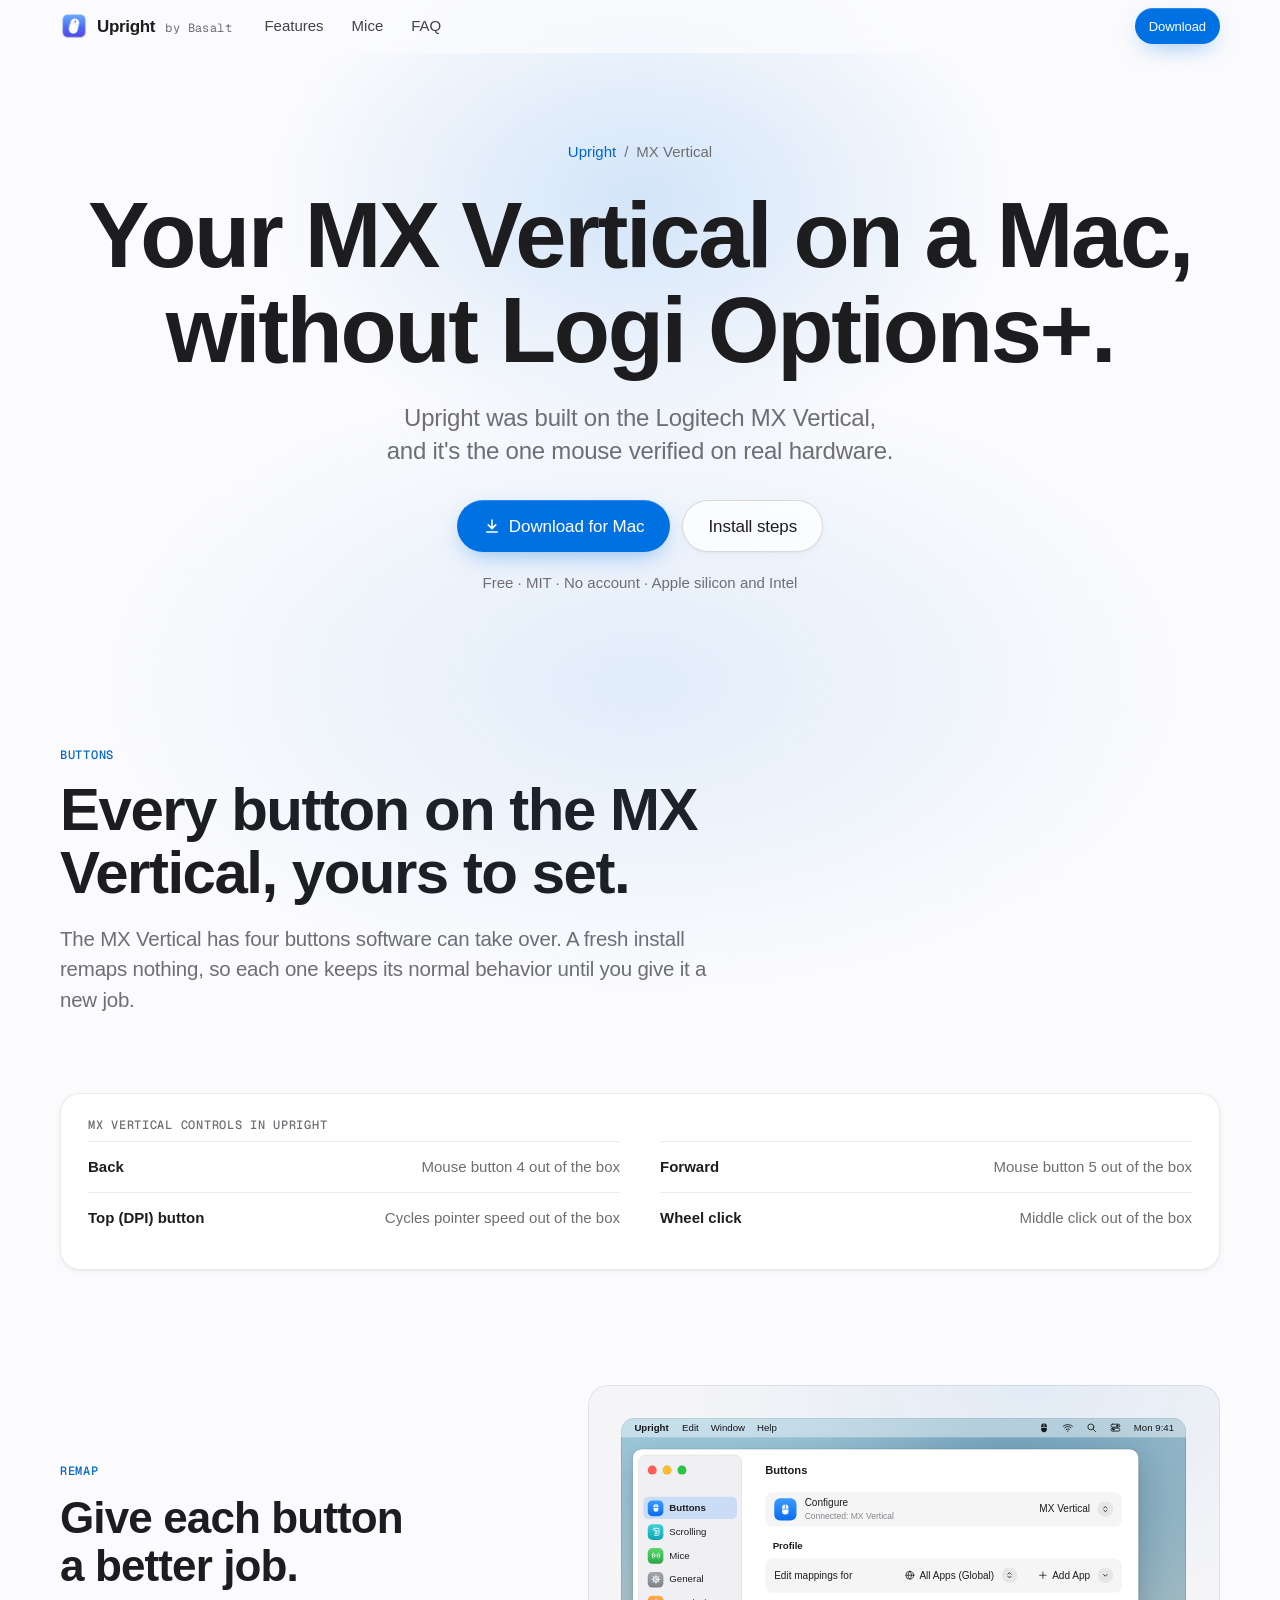
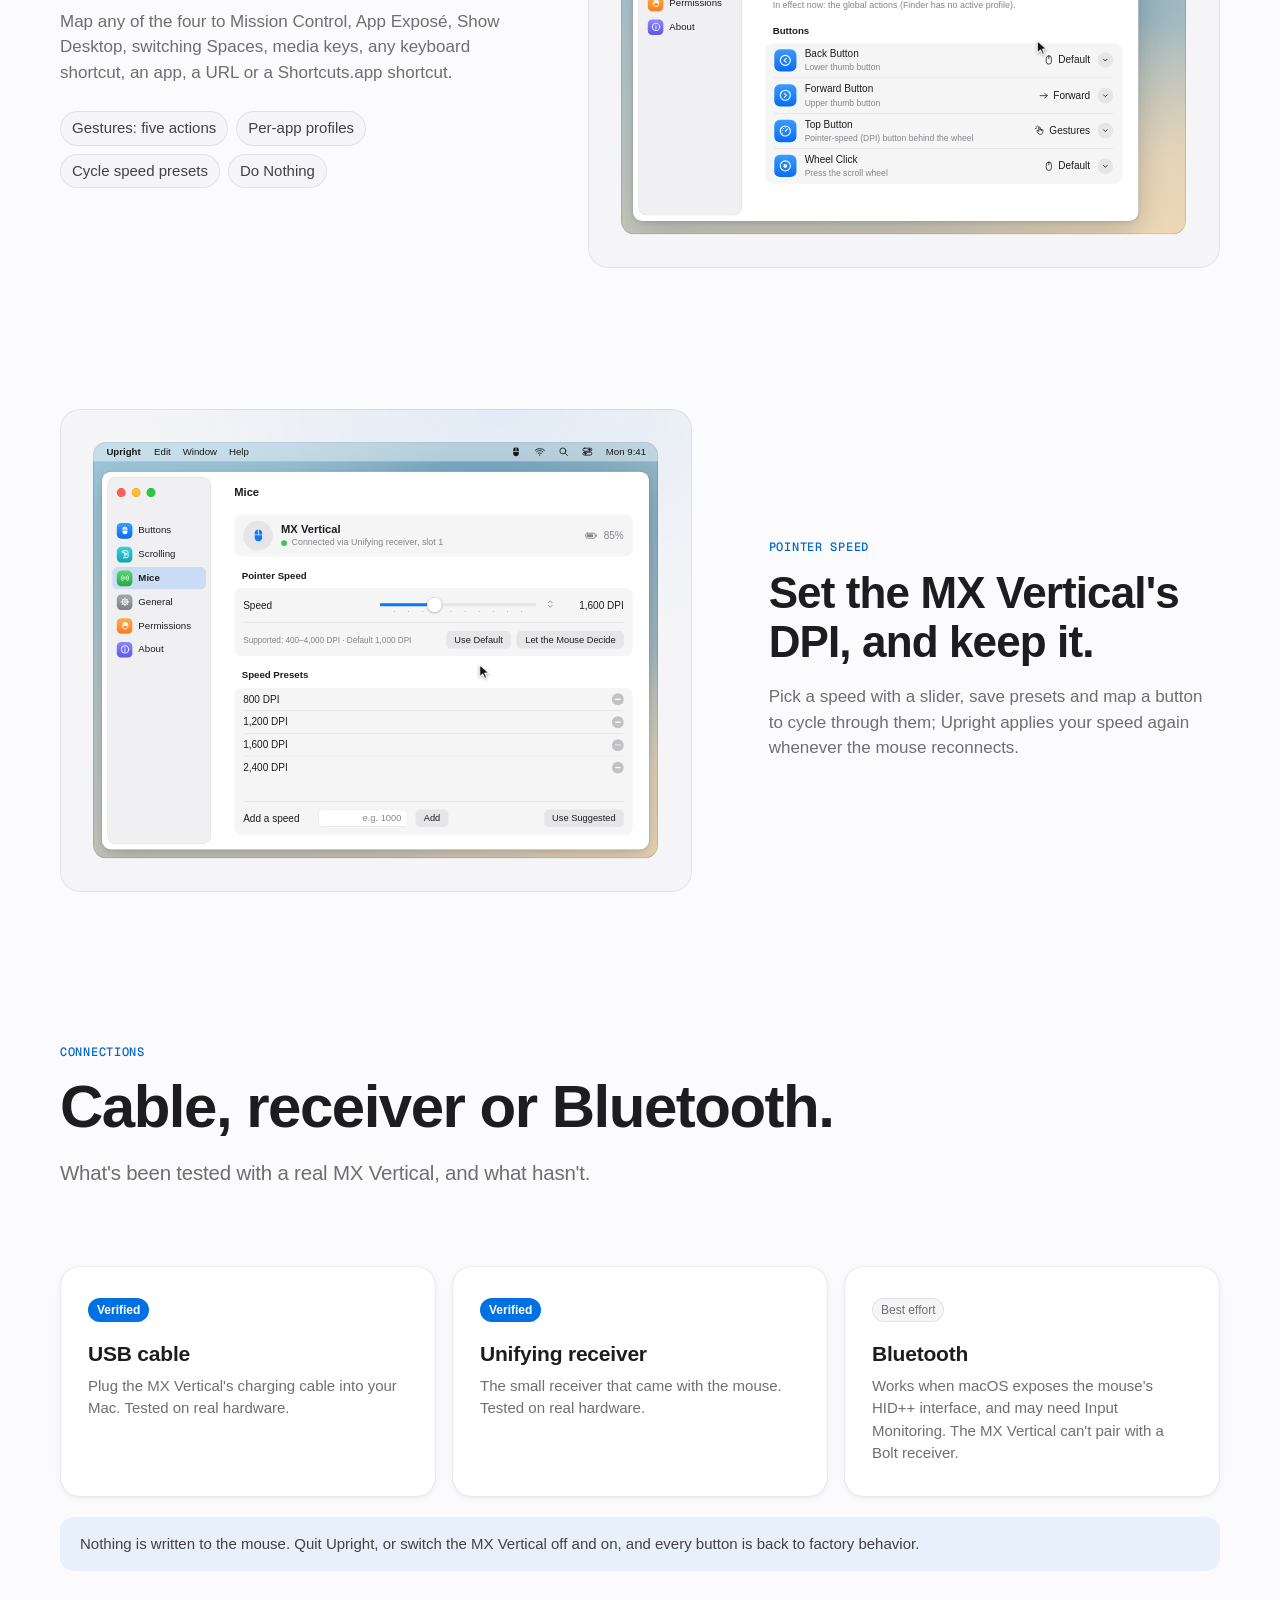
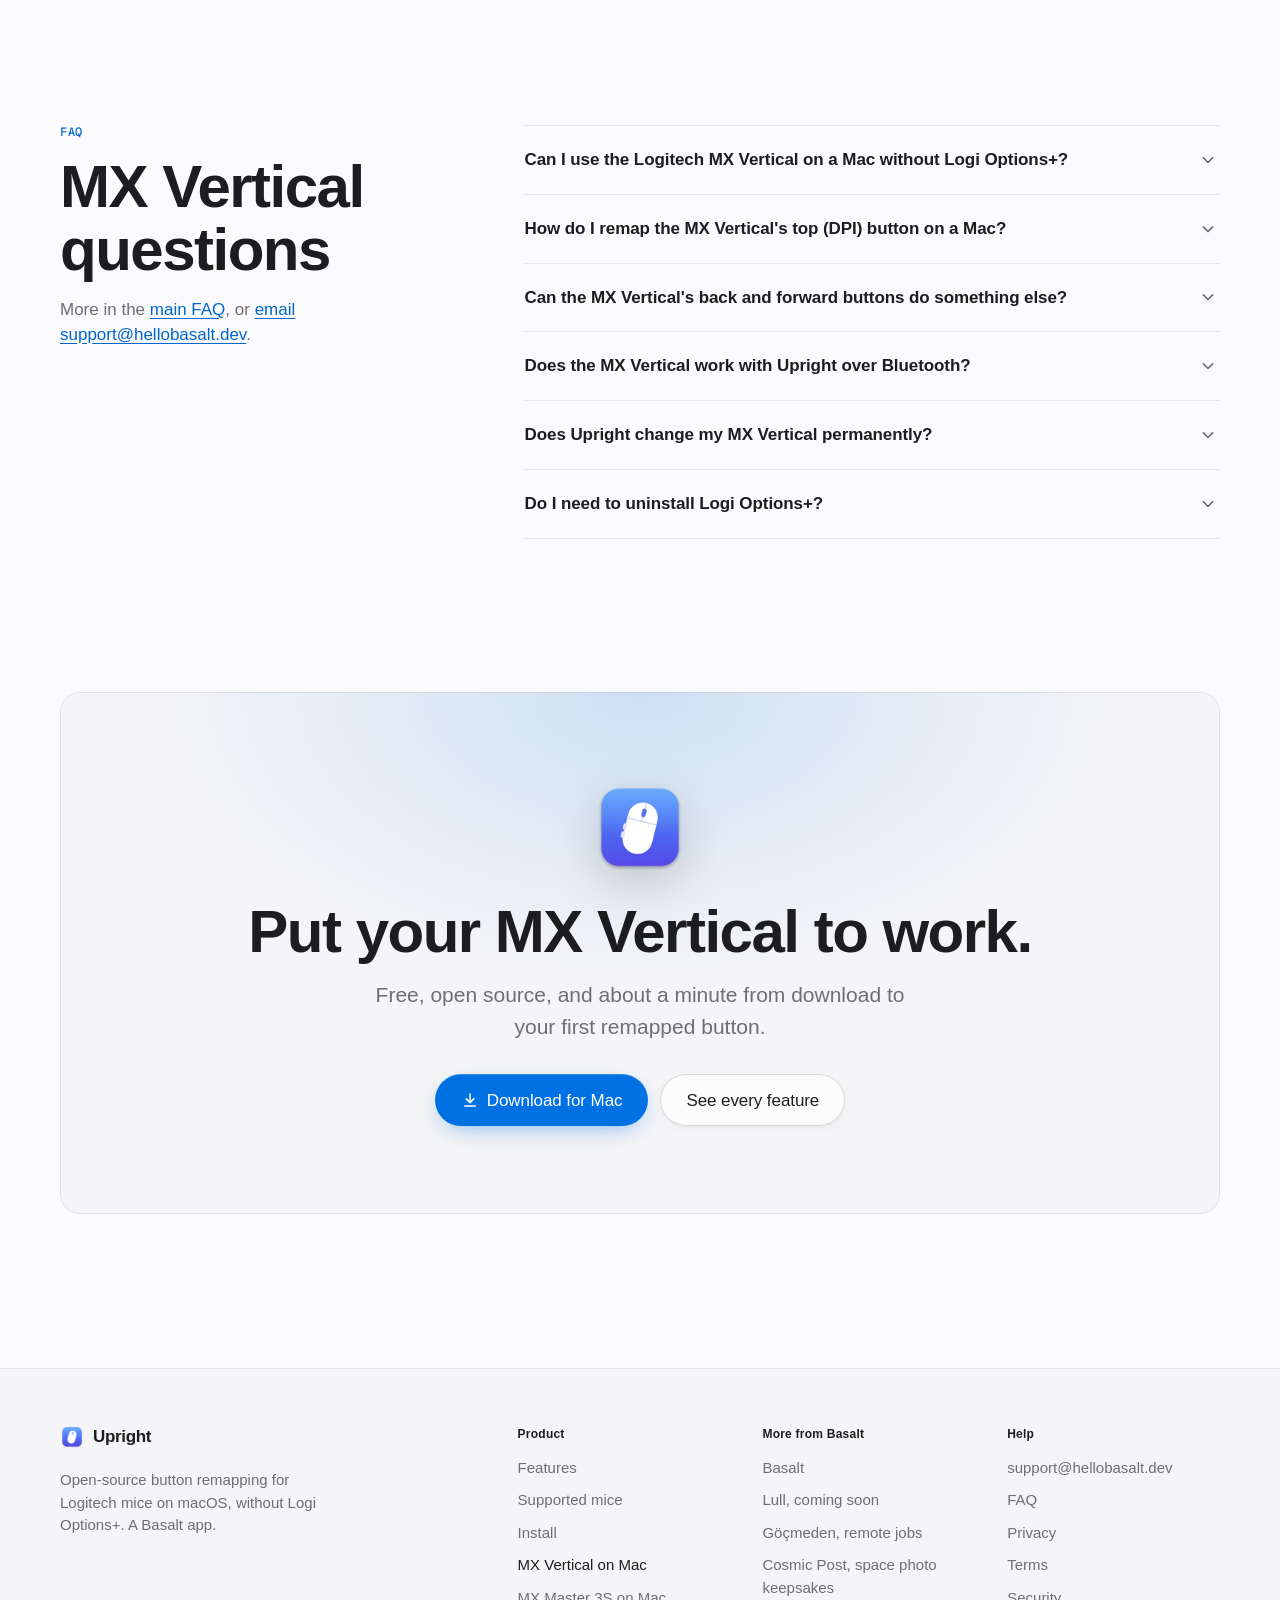
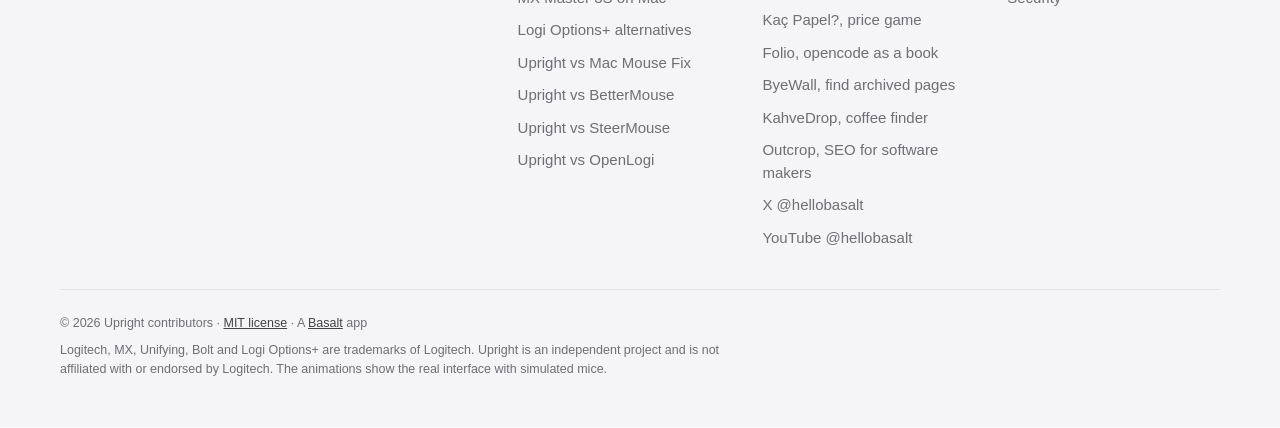
<file: site/mx-vertical.html>
<!doctype html>
<html lang="en">
<head>
<meta charset="utf-8">
<meta name="viewport" content="width=device-width, initial-scale=1, viewport-fit=cover">
<title>Logitech MX Vertical on Mac without Logi Options+ · Upright</title>
<meta name="description" content="Remap the Logitech MX Vertical's buttons on a Mac without Logi Options+. Upright is free, open source and verified on the MX Vertical.">
<meta name="color-scheme" content="light dark">
<meta name="theme-color" content="#fbfbfd" media="(prefers-color-scheme: light)">
<meta name="theme-color" content="#000000" media="(prefers-color-scheme: dark)">
<link rel="canonical" href="https://upright.hellobasalt.dev/mx-vertical">
<meta property="og:type" content="article">
<meta property="og:site_name" content="Upright">
<meta property="og:url" content="https://upright.hellobasalt.dev/mx-vertical">
<meta property="og:title" content="Your MX Vertical on a Mac, without Logi Options+">
<meta property="og:description" content="Remap the Logitech MX Vertical's buttons on a Mac without Logi Options+. Upright is free, open source and verified on the MX Vertical.">
<meta property="og:image" content="https://upright.hellobasalt.dev/assets/og-image.png?v=2">
<meta property="og:image:width" content="1200">
<meta property="og:image:height" content="630">
<meta property="og:image:alt" content="Upright: your Logitech mouse, without Logi Options+. The menu-bar panel lists three mice with their battery levels.">
<meta name="twitter:card" content="summary_large_image">
<meta name="twitter:title" content="Your MX Vertical on a Mac, without Logi Options+">
<meta name="twitter:description" content="Remap the Logitech MX Vertical's buttons on a Mac without Logi Options+. Upright is free, open source and verified on the MX Vertical.">
<meta name="twitter:image" content="https://upright.hellobasalt.dev/assets/og-image.png?v=2">
<link rel="icon" type="image/png" href="assets/favicon.png">
<link rel="apple-touch-icon" href="assets/icon-256.png">
<link rel="stylesheet" href="assets/site.css?v=9">
<script>document.documentElement.classList.add('js');</script>
<script type="application/ld+json">{"@context": "https://schema.org", "@type": "BreadcrumbList", "itemListElement": [{"@type": "ListItem", "position": 1, "name": "Upright", "item": "https://upright.hellobasalt.dev/"}, {"@type": "ListItem", "position": 2, "name": "MX Vertical on Mac", "item": "https://upright.hellobasalt.dev/mx-vertical"}]}</script>
<script type="application/ld+json">{"@context": "https://schema.org", "@type": "FAQPage", "mainEntity": [{"@type": "Question", "name": "Can I use the Logitech MX Vertical on a Mac without Logi Options+?", "acceptedAnswer": {"@type": "Answer", "text": "Yes. Upright talks to the MX Vertical directly over Logitech's HID++ protocol, so you can remap its buttons and set its pointer speed with no Logitech software, no account and no background daemon."}}, {"@type": "Question", "name": "How do I remap the MX Vertical's top (DPI) button on a Mac?", "acceptedAnswer": {"@type": "Answer", "text": "Open Upright's Settings → Buttons, choose MX Vertical under Configure, and pick an action for Top Button. It can run Mission Control, a keyboard shortcut, an app, a URL or a Shortcuts.app shortcut, cycle your pointer-speed presets, or become a Gestures button with five actions."}}, {"@type": "Question", "name": "Can the MX Vertical's back and forward buttons do something else?", "acceptedAnswer": {"@type": "Answer", "text": "Yes. Back and Forward can be mapped to any action, and per-app profiles let them do something different in one app, such as switching tabs in Safari while they go back and forward everywhere else."}}, {"@type": "Question", "name": "Does the MX Vertical work with Upright over Bluetooth?", "acceptedAnswer": {"@type": "Answer", "text": "USB cable and the Unifying receiver are verified on real hardware. Bluetooth is best effort: it depends on macOS exposing the mouse's HID++ interface, and macOS may ask for Input Monitoring. The MX Vertical can't pair with a Bolt receiver."}}, {"@type": "Question", "name": "Does Upright change my MX Vertical permanently?", "acceptedAnswer": {"@type": "Answer", "text": "No. Nothing is written to the mouse's memory. Buttons are only diverted while Upright runs; quit it, or switch the mouse off and on, and every button is back to factory behavior."}}, {"@type": "Question", "name": "Do I need to uninstall Logi Options+?", "acceptedAnswer": {"@type": "Answer", "text": "Quit it and take it out of your login items while you use Upright. Logi Options+, Solaar and LogiOps divert the same buttons, and only one app can have them."}}]}</script>
</head>
<body>
<a class="skip" href="#main">Skip to content</a>

<svg width="0" height="0" style="position:absolute" aria-hidden="true" focusable="false">
  <defs>
    <linearGradient id="mouse-grad" x1="0" y1="0" x2="0.4" y2="1">
      <stop offset="0" class="g0"></stop>
      <stop offset="1" class="g1"></stop>
    </linearGradient>
    <symbol id="i-download" viewBox="0 0 24 24"><path d="M12 4v11M7 10.5l5 5 5-5M5 20h14" fill="none" stroke="currentColor" stroke-width="2" stroke-linecap="round" stroke-linejoin="round"/></symbol>
    <symbol id="i-copy" viewBox="0 0 24 24"><g fill="none" stroke="currentColor" stroke-width="1.8" stroke-linecap="round" stroke-linejoin="round"><rect x="8.5" y="8.5" width="11" height="11" rx="2.5"/><path d="M15.5 8.5V6.5A2 2 0 0 0 13.5 4.5h-7a2 2 0 0 0-2 2v7a2 2 0 0 0 2 2h2"/></g></symbol>
    <symbol id="i-check" viewBox="0 0 24 24"><path d="M5 12.5 10 17.5 19 7" fill="none" stroke="currentColor" stroke-width="2.2" stroke-linecap="round" stroke-linejoin="round"/></symbol>
    <symbol id="i-chevron" viewBox="0 0 24 24"><path d="m6.5 9.5 5.5 5.5 5.5-5.5" fill="none" stroke="currentColor" stroke-width="2" stroke-linecap="round" stroke-linejoin="round"/></symbol>
    <symbol id="i-arrow" viewBox="0 0 24 24"><path d="M5 12h14M13 6l6 6-6 6" fill="none" stroke="currentColor" stroke-width="2" stroke-linecap="round" stroke-linejoin="round"/></symbol>
  </defs>
</svg>

<header class="nav">
  <div class="wrap nav-inner">
    <div class="brand-lockup">
      <a class="brand" href="./" aria-label="Upright home">
        <img src="assets/icon-256.png" alt="" width="28" height="28">
        <span>Upright</span>
      </a>
      <a class="by-basalt" href="https://hellobasalt.dev/">by Basalt</a>
    </div>
    <nav class="nav-links" aria-label="Sections">
      <a href="./#features">Features</a>
      <a href="./#mice">Mice</a>
      <a href="./#faq">FAQ</a>
    </nav>
    <div class="nav-end">
      <a class="btn btn-primary btn-sm" href="download">Download</a>
    </div>
  </div>
</header>

<main id="main">
  <section class="hero" id="top">
    <div class="wrap">
      <div class="hero-copy">
        <nav class="crumbs" aria-label="Breadcrumb"><a href="./">Upright</a><span aria-hidden="true">/</span><span aria-current="page">MX Vertical</span></nav>
        <h1>Your MX Vertical on a&nbsp;Mac,<br class="br-wide"> without Logi Options+.</h1>
        <p class="lede">Upright was built on the Logitech MX Vertical, and it's the one mouse verified on real hardware.</p>
        <div class="actions">
          <a class="btn btn-primary btn-lg" href="download">
            <svg aria-hidden="true"><use href="#i-download"/></svg>
            Download for Mac
          </a>
          <a class="btn btn-secondary btn-lg" href="./#download">Install steps</a>
        </div>
        <p class="trust-line">Free · MIT · No account · Apple silicon and Intel</p>
      </div>
    </div>
  </section>

  <section class="section mxv-buttons" aria-labelledby="buttons-title">
    <div class="wrap">
      <header class="section-head">
        <p class="eyebrow">Buttons</p>
        <h2 id="buttons-title">Every button on the MX Vertical, yours to set.</h2>
        <p>The MX Vertical has four buttons software can take over. A fresh install remaps nothing, so each one keeps its normal behavior until you give it a new job.</p>
      </header>
      <div class="card ledger mxv-table" role="group" aria-labelledby="mxv-controls">
        <p class="ledger-title" id="mxv-controls">MX Vertical controls in Upright</p>
        <dl>
          <div><dt>Back</dt><dd>Mouse button 4 out of the box</dd></div>
          <div><dt>Forward</dt><dd>Mouse button 5 out of the box</dd></div>
          <div><dt>Top (DPI) button</dt><dd>Cycles pointer speed out of the box</dd></div>
          <div><dt>Wheel click</dt><dd>Middle click out of the box</dd></div>
        </dl>
      </div>
      <article class="feature">
        <div class="feature-copy">
          <p class="eyebrow">Remap</p>
          <h3>Give each button a better job.</h3>
          <p>Map any of the four to Mission Control, App Exposé, Show Desktop, switching Spaces, media keys, any keyboard shortcut, an app, a URL or a Shortcuts.app shortcut.</p>
          <ul class="chips" aria-label="More options">
            <li>Gestures: five actions</li>
            <li>Per-app profiles</li>
            <li>Cycle speed presets</li>
            <li>Do Nothing</li>
          </ul>
        </div>
        <div class="frame">
          <div class="stage" data-scene="remap" style="--ar: 760 / 560" role="img" aria-label="Animation: in Settings, Buttons, configuring the MX Vertical, the Wheel Click is set to Mission Control, then pressing the wheel opens Mission Control."></div>
        </div>
      </article>
      <article class="feature flip">
        <div class="feature-copy">
          <p class="eyebrow">Pointer speed</p>
          <h3>Set the MX Vertical's DPI, and keep it.</h3>
          <p>Pick a speed with a slider, save presets and map a button to cycle through them; Upright applies your speed again whenever the mouse reconnects.</p>
        </div>
        <div class="frame">
          <div class="stage" data-scene="speed" style="--ar: 760 / 560" role="img" aria-label="Animation: the pointer speed slider for the MX Vertical moves from 1,600 to 2,400 DPI, a 3,200 DPI preset is added, and the top button cycles through the presets."></div>
        </div>
      </article>
    </div>
  </section>

  <section class="section" aria-labelledby="connect-title">
    <div class="wrap">
      <header class="section-head">
        <p class="eyebrow">Connections</p>
        <h2 id="connect-title">Cable, receiver or Bluetooth.</h2>
        <p>What's been tested with a real MX Vertical, and what hasn't.</p>
      </header>
      <div class="privacy-grid">
        <div class="card privacy-card">
          <span class="badge badge-verified">Verified</span>
          <h3>USB cable</h3>
          <p>Plug the MX Vertical's charging cable into your Mac. Tested on real hardware.</p>
        </div>
        <div class="card privacy-card">
          <span class="badge badge-verified">Verified</span>
          <h3>Unifying receiver</h3>
          <p>The small receiver that came with the mouse. Tested on real hardware.</p>
        </div>
        <div class="card privacy-card">
          <span class="badge">Best effort</span>
          <h3>Bluetooth</h3>
          <p>Works when macOS exposes the mouse's HID++ interface, and may need Input Monitoring. The MX Vertical can't pair with a Bolt receiver.</p>
        </div>
      </div>
      <p class="callout">Nothing is written to the mouse. Quit Upright, or switch the MX Vertical off and on, and every button is back to factory behavior.</p>
    </div>
  </section>

  <section class="section faq" id="faq" aria-labelledby="faq-title">
    <div class="wrap faq-wrap">
      <header class="faq-head">
        <p class="eyebrow">FAQ</p>
        <h2 id="faq-title">MX Vertical questions</h2>
        <p>More in the <a href="./#faq">main FAQ</a>, or <a href="mailto:support@hellobasalt.dev?subject=Upright%20question">email support@hellobasalt.dev</a>.</p>
      </header>
      <div class="faq-list">
        <details>
          <summary>Can I use the Logitech MX Vertical on a Mac without Logi Options+?<svg aria-hidden="true"><use href="#i-chevron"/></svg></summary>
          <div class="faq-a"><p>Yes. Upright talks to the MX Vertical directly over Logitech's HID++ protocol, so you can remap its buttons and set its pointer speed with no Logitech software, no account and no background daemon.</p></div>
        </details>
        <details>
          <summary>How do I remap the MX Vertical's top (DPI) button on a Mac?<svg aria-hidden="true"><use href="#i-chevron"/></svg></summary>
          <div class="faq-a"><p>Open Upright's Settings → Buttons, choose MX Vertical under Configure, and pick an action for Top Button. It can run Mission Control, a keyboard shortcut, an app, a URL or a Shortcuts.app shortcut, cycle your pointer-speed presets, or become a Gestures button with five actions.</p></div>
        </details>
        <details>
          <summary>Can the MX Vertical's back and forward buttons do something else?<svg aria-hidden="true"><use href="#i-chevron"/></svg></summary>
          <div class="faq-a"><p>Yes. Back and Forward can be mapped to any action, and per-app profiles let them do something different in one app, such as switching tabs in Safari while they go back and forward everywhere else.</p></div>
        </details>
        <details>
          <summary>Does the MX Vertical work with Upright over Bluetooth?<svg aria-hidden="true"><use href="#i-chevron"/></svg></summary>
          <div class="faq-a"><p>USB cable and the Unifying receiver are verified on real hardware. Bluetooth is best effort: it depends on macOS exposing the mouse's HID++ interface, and macOS may ask for Input Monitoring. The MX Vertical can't pair with a Bolt receiver.</p></div>
        </details>
        <details>
          <summary>Does Upright change my MX Vertical permanently?<svg aria-hidden="true"><use href="#i-chevron"/></svg></summary>
          <div class="faq-a"><p>No. Nothing is written to the mouse's memory. Buttons are only diverted while Upright runs; quit it, or switch the mouse off and on, and every button is back to factory behavior.</p></div>
        </details>
        <details>
          <summary>Do I need to uninstall Logi Options+?<svg aria-hidden="true"><use href="#i-chevron"/></svg></summary>
          <div class="faq-a"><p>Quit it and take it out of your login items while you use Upright. Logi Options+, Solaar and LogiOps divert the same buttons, and only one app can have them.</p></div>
        </details>
      </div>
    </div>
  </section>

  <section class="final" aria-labelledby="final-title">
    <div class="wrap">
      <div class="final-card">
        <img src="assets/icon-256.png" alt="" width="96" height="96" loading="lazy">
        <h2 id="final-title">Put your MX Vertical to work.</h2>
        <p>Free, open source, and about a minute from download to your first remapped button.</p>
        <div class="actions">
          <a class="btn btn-primary btn-lg" href="download">
            <svg aria-hidden="true"><use href="#i-download"/></svg>
            Download for Mac
          </a>
          <a class="btn btn-secondary btn-lg" href="./">See every feature</a>
        </div>
      </div>
    </div>
  </section>
</main>

<footer class="footer">
  <div class="wrap">
    <div class="footer-grid">
      <div class="footer-brand">
        <a class="brand" href="./"><img src="assets/icon-256.png" alt="" width="24" height="24" loading="lazy"><span>Upright</span></a>
        <p>Open-source button remapping for Logitech mice on macOS, without Logi Options+. A Basalt app.</p>
      </div>
      <nav aria-labelledby="f-product">
        <p class="f-title" id="f-product">Product</p>
        <a href="./#features">Features</a>
        <a href="./#mice">Supported mice</a>
        <a href="./#download">Install</a>
        <a href="mx-vertical" aria-current="page">MX Vertical on Mac</a>
        <a href="mx-master-3s-mac-without-options">MX Master 3S on Mac</a>
        <a href="logi-options-alternatives">Logi Options+ alternatives</a>
        <a href="upright-vs-mac-mouse-fix">Upright vs Mac Mouse Fix</a>
        <a href="upright-vs-bettermouse">Upright vs BetterMouse</a>
        <a href="upright-vs-steermouse">Upright vs SteerMouse</a>
        <a href="upright-vs-openlogi">Upright vs OpenLogi</a>
      </nav>
      <nav aria-labelledby="f-basalt">
        <p class="f-title" id="f-basalt">More from Basalt</p>
        <a href="https://hellobasalt.dev/">Basalt</a>
        <a href="https://lull.hellobasalt.dev/">Lull, coming soon</a>
        <a href="https://gocmeden.hellobasalt.dev/">Göçmeden, remote jobs</a>
        <a href="https://cosmicpost.lol/">Cosmic Post, space photo keepsakes</a>
        <a href="https://kacpapel.app/">Kaç Papel?, price game</a>
        <a href="https://folio.hellobasalt.dev/">Folio, opencode as a book</a>
        <a href="https://byewall.hellobasalt.dev/">ByeWall, find archived pages</a>
        <a href="https://kahve.hellobasalt.dev/">KahveDrop, coffee finder</a>
        <a href="https://outcrop.hellobasalt.dev/">Outcrop, SEO for software makers</a>
        <a href="https://x.com/hellobasalt">X @hellobasalt</a>
        <a href="https://www.youtube.com/@hellobasalt">YouTube @hellobasalt</a>
      </nav>
      <nav aria-labelledby="f-help">
        <p class="f-title" id="f-help">Help</p>
        <a href="mailto:support@hellobasalt.dev">support@hellobasalt.dev</a>
        <a href="./#faq">FAQ</a>
        <a href="privacy">Privacy</a>
        <a href="terms">Terms</a>
        <a href="mailto:support@hellobasalt.dev?subject=Upright%20security">Security</a>
      </nav>
    </div>
    <div class="footer-base">
      <p>© 2026 Upright contributors · <a href="license">MIT license</a> · A <a href="https://hellobasalt.dev/">Basalt</a> app</p>
      <p>Logitech, MX, Unifying, Bolt and Logi Options+ are trademarks of Logitech. Upright is an independent project and is not affiliated with or endorsed by Logitech. The animations show the real interface with simulated mice.</p>
    </div>
  </div>
</footer>

<script src="assets/site.js?v=5" defer></script>
<script src="assets/page.js?v=5" defer></script>
</body>
</html>
</file>
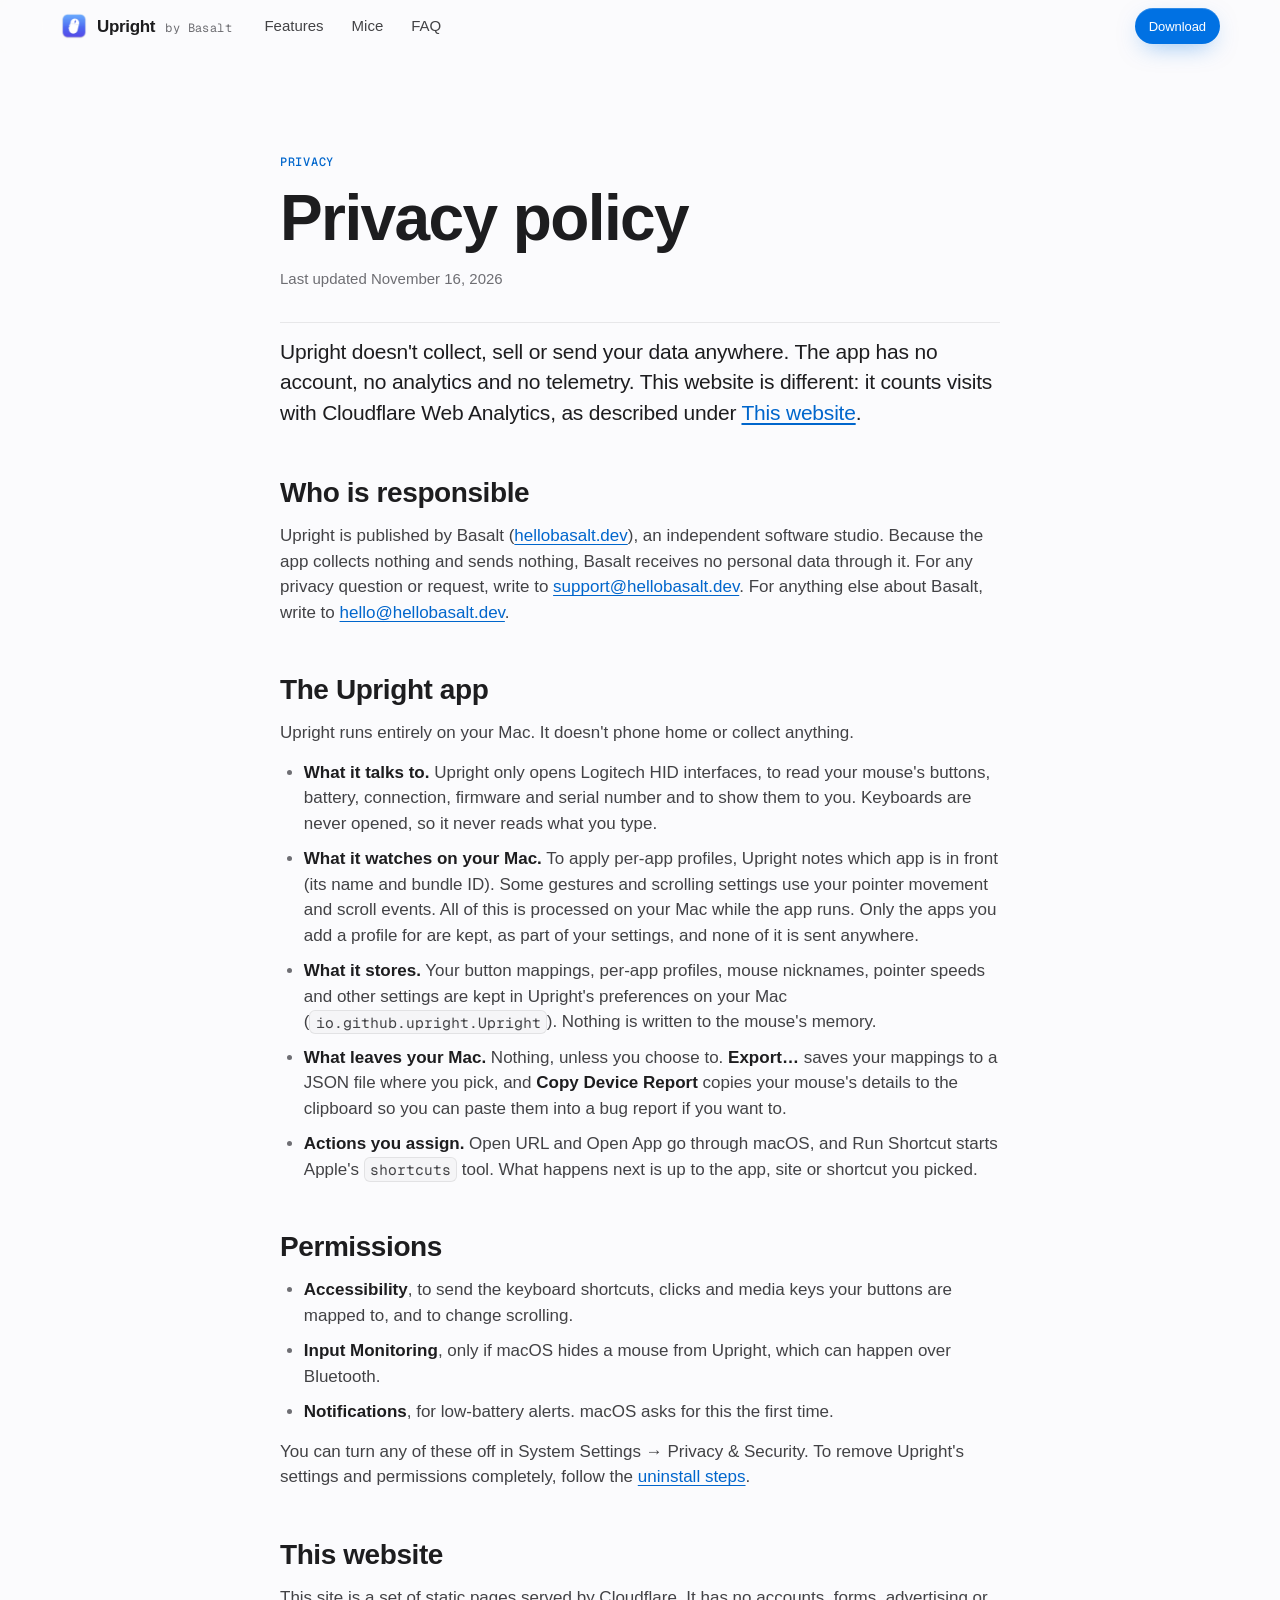
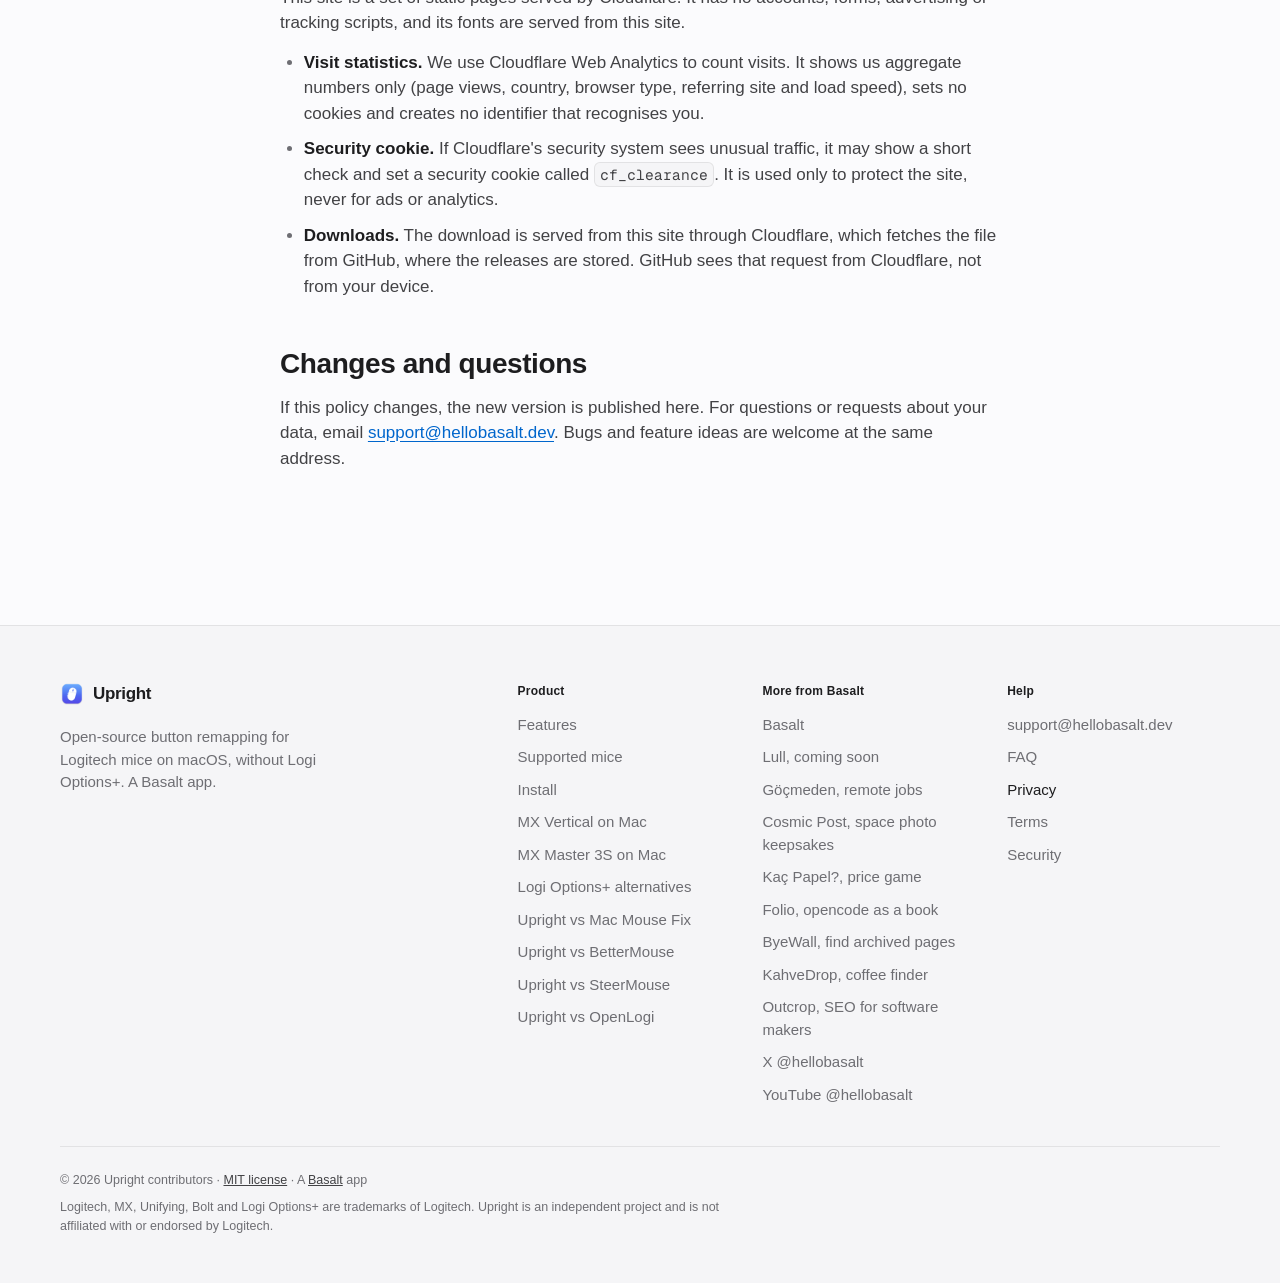
<file: site/privacy.html>
<!doctype html>
<html lang="en">
<head>
<meta charset="utf-8">
<meta name="viewport" content="width=device-width, initial-scale=1, viewport-fit=cover">
<title>Privacy · Upright</title>
<meta name="description" content="The Upright app collects nothing: no account, no analytics, no telemetry. What the app reads, what it stores on your Mac, and what this website does.">
<meta name="color-scheme" content="light dark">
<meta name="theme-color" content="#fbfbfd" media="(prefers-color-scheme: light)">
<meta name="theme-color" content="#000000" media="(prefers-color-scheme: dark)">
<link rel="canonical" href="https://upright.hellobasalt.dev/privacy">
<meta property="og:type" content="article">
<meta property="og:site_name" content="Upright">
<meta property="og:url" content="https://upright.hellobasalt.dev/privacy">
<meta property="og:title" content="Privacy · Upright">
<meta property="og:description" content="The Upright app collects nothing: no account, no analytics, no telemetry. What the app reads, what it stores on your Mac, and what this website does.">
<meta property="og:image" content="https://upright.hellobasalt.dev/assets/og-image.png?v=2">
<meta property="og:image:width" content="1200">
<meta property="og:image:height" content="630">
<meta name="twitter:card" content="summary_large_image">
<meta name="twitter:image" content="https://upright.hellobasalt.dev/assets/og-image.png?v=2">
<link rel="icon" type="image/png" href="assets/favicon.png">
<link rel="apple-touch-icon" href="assets/icon-256.png">
<link rel="stylesheet" href="assets/site.css?v=9">
</head>
<body>
<a class="skip" href="#main">Skip to content</a>

<header class="nav">
  <div class="wrap nav-inner">
    <div class="brand-lockup">
      <a class="brand" href="./" aria-label="Upright home">
        <img src="assets/icon-256.png" alt="" width="28" height="28">
        <span>Upright</span>
      </a>
      <a class="by-basalt" href="https://hellobasalt.dev/">by Basalt</a>
    </div>
    <nav class="nav-links" aria-label="Sections">
      <a href="./#features">Features</a>
      <a href="./#mice">Mice</a>
      <a href="./#faq">FAQ</a>
    </nav>
    <div class="nav-end">
      <a class="btn btn-primary btn-sm" href="download">Download</a>
    </div>
  </div>
</header>

<main id="main" class="doc">
  <div class="wrap doc-wrap">
    <header class="doc-head">
      <p class="eyebrow">Privacy</p>
      <h1>Privacy policy</h1>
      <p class="doc-meta">Last updated November 16, 2026</p>
    </header>
    <div class="doc-body">
      <p class="doc-lede">Upright doesn't collect, sell or send your data anywhere. The app has no account, no analytics and no telemetry. This website is different: it counts visits with Cloudflare Web Analytics, as described under <a href="#this-website">This website</a>.</p>

      <h2>Who is responsible</h2>
      <p>Upright is published by Basalt (<a href="https://hellobasalt.dev/">hellobasalt.dev</a>), an independent software studio. Because the app collects nothing and sends nothing, Basalt receives no personal data through it. For any privacy question or request, write to <a href="mailto:support@hellobasalt.dev">support@hellobasalt.dev</a>. For anything else about Basalt, write to <a href="mailto:hello@hellobasalt.dev">hello@hellobasalt.dev</a>.</p>

      <h2>The Upright app</h2>
      <p>Upright runs entirely on your Mac. It doesn't phone home or collect anything.</p>
      <ul>
        <li><b>What it talks to.</b> Upright only opens Logitech HID interfaces, to read your mouse's buttons, battery, connection, firmware and serial number and to show them to you. Keyboards are never opened, so it never reads what you type.</li>
        <li><b>What it watches on your Mac.</b> To apply per-app profiles, Upright notes which app is in front (its name and bundle ID). Some gestures and scrolling settings use your pointer movement and scroll events. All of this is processed on your Mac while the app runs. Only the apps you add a profile for are kept, as part of your settings, and none of it is sent anywhere.</li>
        <li><b>What it stores.</b> Your button mappings, per-app profiles, mouse nicknames, pointer speeds and other settings are kept in Upright's preferences on your Mac (<code>io.github.upright.Upright</code>). Nothing is written to the mouse's memory.</li>
        <li><b>What leaves your Mac.</b> Nothing, unless you choose to. <b>Export…</b> saves your mappings to a JSON file where you pick, and <b>Copy Device Report</b> copies your mouse's details to the clipboard so you can paste them into a bug report if you want to.</li>
        <li><b>Actions you assign.</b> Open URL and Open App go through macOS, and Run Shortcut starts Apple's <code>shortcuts</code> tool. What happens next is up to the app, site or shortcut you picked.</li>
      </ul>

      <h2>Permissions</h2>
      <ul>
        <li><b>Accessibility</b>, to send the keyboard shortcuts, clicks and media keys your buttons are mapped to, and to change scrolling.</li>
        <li><b>Input Monitoring</b>, only if macOS hides a mouse from Upright, which can happen over Bluetooth.</li>
        <li><b>Notifications</b>, for low-battery alerts. macOS asks for this the first time.</li>
      </ul>
      <p>You can turn any of these off in System Settings → Privacy &amp; Security. To remove Upright's settings and permissions completely, follow the <a href="./#uninstall">uninstall steps</a>.</p>

      <h2 id="this-website">This website</h2>
      <p>This site is a set of static pages served by Cloudflare. It has no accounts, forms, advertising or tracking scripts, and its fonts are served from this site.</p>
      <ul>
        <li><b>Visit statistics.</b> We use Cloudflare Web Analytics to count visits. It shows us aggregate numbers only (page views, country, browser type, referring site and load speed), sets no cookies and creates no identifier that recognises you.</li>
        <li><b>Security cookie.</b> If Cloudflare's security system sees unusual traffic, it may show a short check and set a security cookie called <code>cf_clearance</code>. It is used only to protect the site, never for ads or analytics.</li>
        <li><b>Downloads.</b> The download is served from this site through Cloudflare, which fetches the file from GitHub, where the releases are stored. GitHub sees that request from Cloudflare, not from your device.</li>
      </ul>

      <h2>Changes and questions</h2>
      <p>If this policy changes, the new version is published here. For questions or requests about your data, email <a href="mailto:support@hellobasalt.dev">support@hellobasalt.dev</a>. Bugs and feature ideas are welcome at the same address.</p>
    </div>
  </div>
</main>

<footer class="footer">
  <div class="wrap">
    <div class="footer-grid">
      <div class="footer-brand">
        <a class="brand" href="./"><img src="assets/icon-256.png" alt="" width="24" height="24" loading="lazy"><span>Upright</span></a>
        <p>Open-source button remapping for Logitech mice on macOS, without Logi Options+. A Basalt app.</p>
      </div>
      <nav aria-labelledby="f-product">
        <p class="f-title" id="f-product">Product</p>
        <a href="./#features">Features</a>
        <a href="./#mice">Supported mice</a>
        <a href="./#download">Install</a>
        <a href="mx-vertical">MX Vertical on Mac</a>
        <a href="mx-master-3s-mac-without-options">MX Master 3S on Mac</a>
        <a href="logi-options-alternatives">Logi Options+ alternatives</a>
        <a href="upright-vs-mac-mouse-fix">Upright vs Mac Mouse Fix</a>
        <a href="upright-vs-bettermouse">Upright vs BetterMouse</a>
        <a href="upright-vs-steermouse">Upright vs SteerMouse</a>
        <a href="upright-vs-openlogi">Upright vs OpenLogi</a>
      </nav>
      <nav aria-labelledby="f-basalt">
        <p class="f-title" id="f-basalt">More from Basalt</p>
        <a href="https://hellobasalt.dev/">Basalt</a>
        <a href="https://lull.hellobasalt.dev/">Lull, coming soon</a>
        <a href="https://gocmeden.hellobasalt.dev/">Göçmeden, remote jobs</a>
        <a href="https://cosmicpost.lol/">Cosmic Post, space photo keepsakes</a>
        <a href="https://kacpapel.app/">Kaç Papel?, price game</a>
        <a href="https://folio.hellobasalt.dev/">Folio, opencode as a book</a>
        <a href="https://byewall.hellobasalt.dev/">ByeWall, find archived pages</a>
        <a href="https://kahve.hellobasalt.dev/">KahveDrop, coffee finder</a>
        <a href="https://outcrop.hellobasalt.dev/">Outcrop, SEO for software makers</a>
        <a href="https://x.com/hellobasalt">X @hellobasalt</a>
        <a href="https://www.youtube.com/@hellobasalt">YouTube @hellobasalt</a>
      </nav>
      <nav aria-labelledby="f-help">
        <p class="f-title" id="f-help">Help</p>
        <a href="mailto:support@hellobasalt.dev">support@hellobasalt.dev</a>
        <a href="./#faq">FAQ</a>
        <a href="privacy" aria-current="page">Privacy</a>
        <a href="terms">Terms</a>
        <a href="mailto:support@hellobasalt.dev?subject=Upright%20security">Security</a>
      </nav>
    </div>
    <div class="footer-base">
      <p>© 2026 Upright contributors · <a href="license">MIT license</a> · A <a href="https://hellobasalt.dev/">Basalt</a> app</p>
      <p>Logitech, MX, Unifying, Bolt and Logi Options+ are trademarks of Logitech. Upright is an independent project and is not affiliated with or endorsed by Logitech.</p>
    </div>
  </div>
</footer>
</body>
</html>
</file>
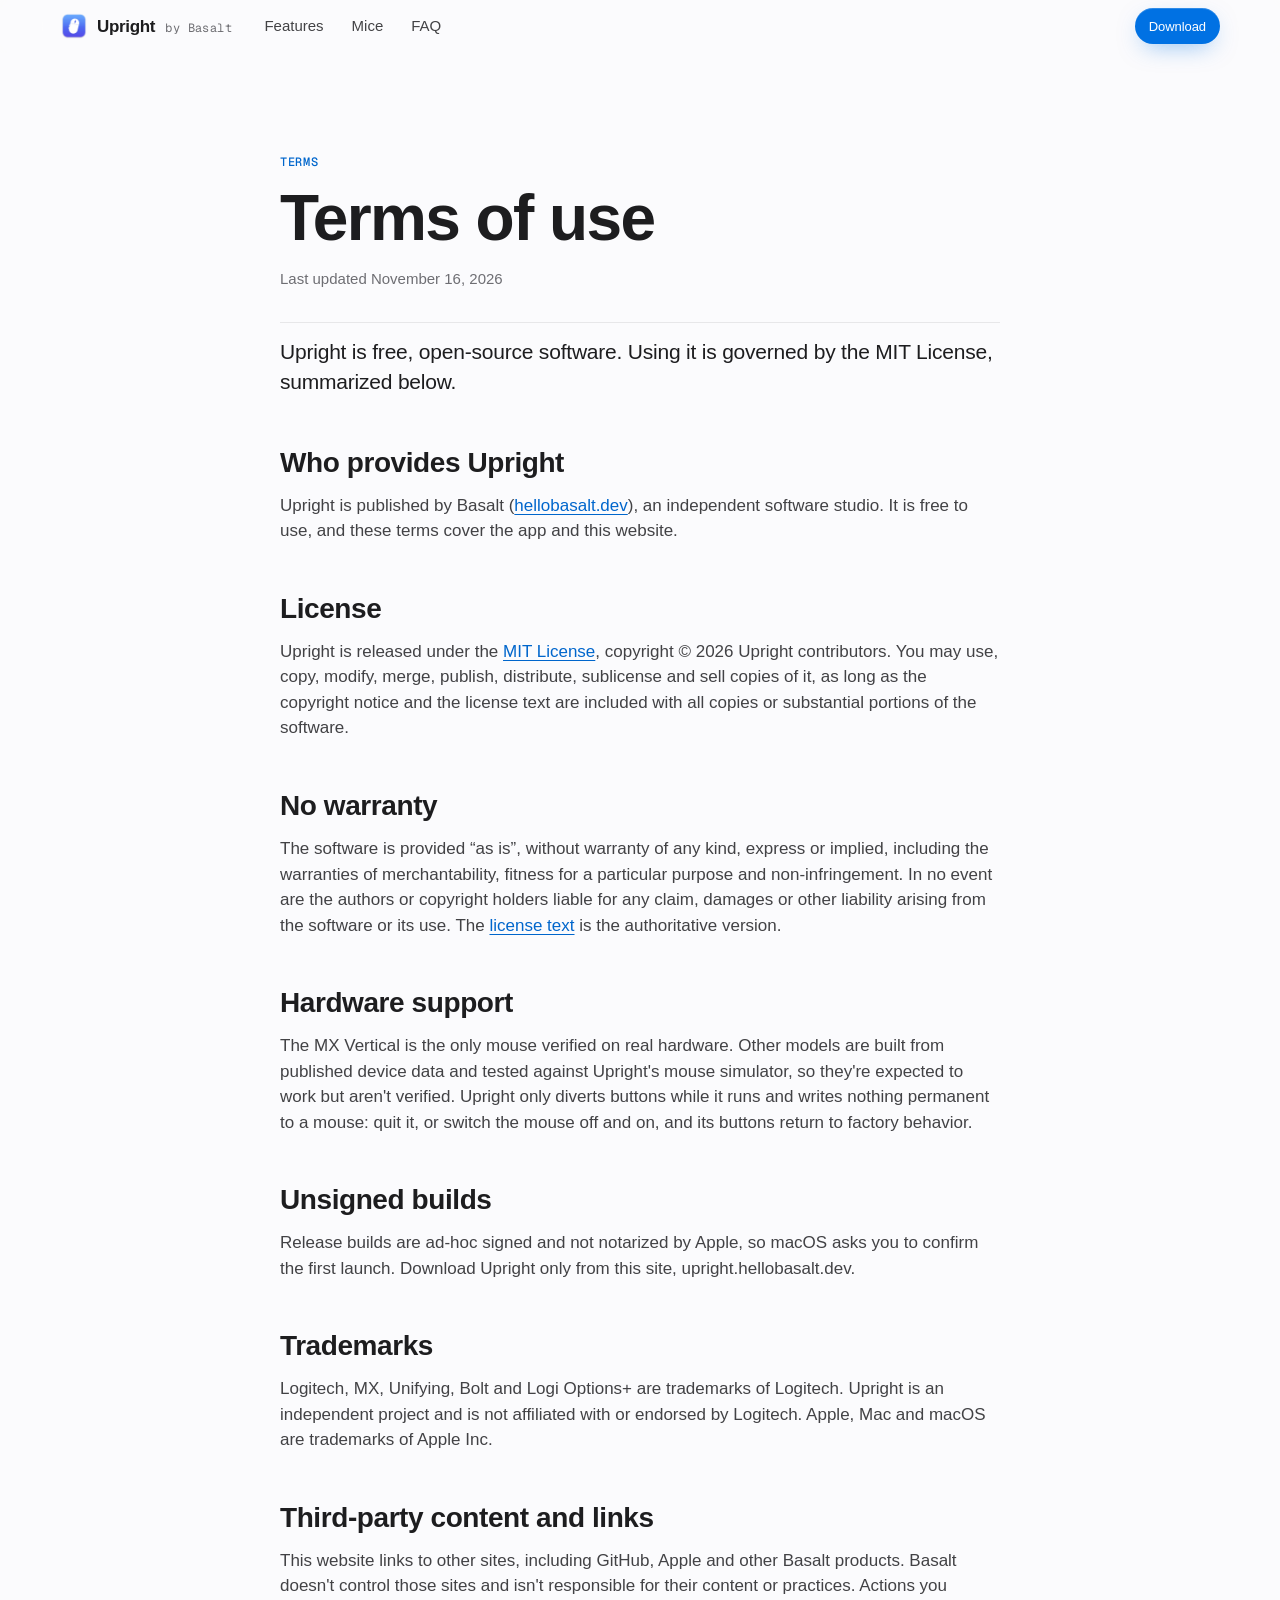
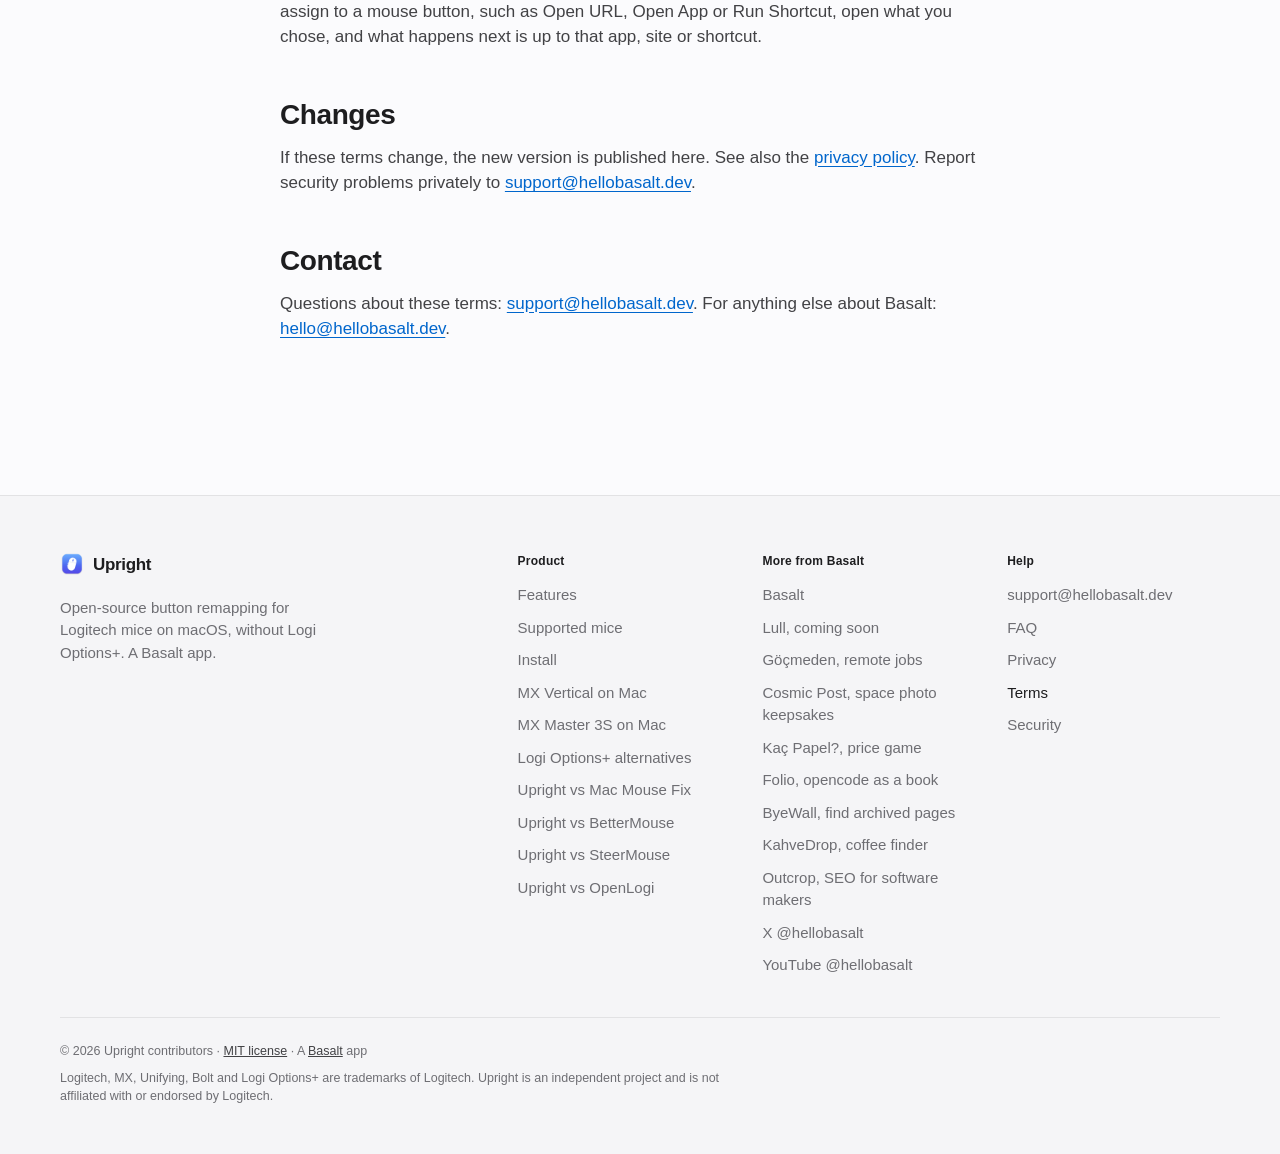
<file: site/terms.html>
<!doctype html>
<html lang="en">
<head>
<meta charset="utf-8">
<meta name="viewport" content="width=device-width, initial-scale=1, viewport-fit=cover">
<title>Terms · Upright</title>
<meta name="description" content="Upright is free, open-source software under the MIT License, provided as is, without warranty.">
<meta name="color-scheme" content="light dark">
<meta name="theme-color" content="#fbfbfd" media="(prefers-color-scheme: light)">
<meta name="theme-color" content="#000000" media="(prefers-color-scheme: dark)">
<link rel="canonical" href="https://upright.hellobasalt.dev/terms">
<meta property="og:type" content="article">
<meta property="og:site_name" content="Upright">
<meta property="og:url" content="https://upright.hellobasalt.dev/terms">
<meta property="og:title" content="Terms · Upright">
<meta property="og:description" content="Upright is free, open-source software under the MIT License, provided as is, without warranty.">
<meta property="og:image" content="https://upright.hellobasalt.dev/assets/og-image.png?v=2">
<meta property="og:image:width" content="1200">
<meta property="og:image:height" content="630">
<meta name="twitter:card" content="summary_large_image">
<meta name="twitter:image" content="https://upright.hellobasalt.dev/assets/og-image.png?v=2">
<link rel="icon" type="image/png" href="assets/favicon.png">
<link rel="apple-touch-icon" href="assets/icon-256.png">
<link rel="stylesheet" href="assets/site.css?v=9">
</head>
<body>
<a class="skip" href="#main">Skip to content</a>

<header class="nav">
  <div class="wrap nav-inner">
    <div class="brand-lockup">
      <a class="brand" href="./" aria-label="Upright home">
        <img src="assets/icon-256.png" alt="" width="28" height="28">
        <span>Upright</span>
      </a>
      <a class="by-basalt" href="https://hellobasalt.dev/">by Basalt</a>
    </div>
    <nav class="nav-links" aria-label="Sections">
      <a href="./#features">Features</a>
      <a href="./#mice">Mice</a>
      <a href="./#faq">FAQ</a>
    </nav>
    <div class="nav-end">
      <a class="btn btn-primary btn-sm" href="download">Download</a>
    </div>
  </div>
</header>

<main id="main" class="doc">
  <div class="wrap doc-wrap">
    <header class="doc-head">
      <p class="eyebrow">Terms</p>
      <h1>Terms of use</h1>
      <p class="doc-meta">Last updated November 16, 2026</p>
    </header>
    <div class="doc-body">
      <p class="doc-lede">Upright is free, open-source software. Using it is governed by the MIT License, summarized below.</p>

      <h2>Who provides Upright</h2>
      <p>Upright is published by Basalt (<a href="https://hellobasalt.dev/">hellobasalt.dev</a>), an independent software studio. It is free to use, and these terms cover the app and this website.</p>

      <h2>License</h2>
      <p>Upright is released under the <a href="license">MIT License</a>, copyright © 2026 Upright contributors. You may use, copy, modify, merge, publish, distribute, sublicense and sell copies of it, as long as the copyright notice and the license text are included with all copies or substantial portions of the software.</p>

      <h2>No warranty</h2>
      <p>The software is provided “as is”, without warranty of any kind, express or implied, including the warranties of merchantability, fitness for a particular purpose and non-infringement. In no event are the authors or copyright holders liable for any claim, damages or other liability arising from the software or its use. The <a href="license">license text</a> is the authoritative version.</p>

      <h2>Hardware support</h2>
      <p>The MX Vertical is the only mouse verified on real hardware. Other models are built from published device data and tested against Upright's mouse simulator, so they're expected to work but aren't verified. Upright only diverts buttons while it runs and writes nothing permanent to a mouse: quit it, or switch the mouse off and on, and its buttons return to factory behavior.</p>

      <h2>Unsigned builds</h2>
      <p>Release builds are ad-hoc signed and not notarized by Apple, so macOS asks you to confirm the first launch. Download Upright only from this site, upright.hellobasalt.dev.</p>

      <h2>Trademarks</h2>
      <p>Logitech, MX, Unifying, Bolt and Logi Options+ are trademarks of Logitech. Upright is an independent project and is not affiliated with or endorsed by Logitech. Apple, Mac and macOS are trademarks of Apple Inc.</p>

      <h2>Third-party content and links</h2>
      <p>This website links to other sites, including GitHub, Apple and other Basalt products. Basalt doesn't control those sites and isn't responsible for their content or practices. Actions you assign to a mouse button, such as Open URL, Open App or Run Shortcut, open what you chose, and what happens next is up to that app, site or shortcut.</p>

      <h2>Changes</h2>
      <p>If these terms change, the new version is published here. See also the <a href="privacy">privacy policy</a>. Report security problems privately to <a href="mailto:support@hellobasalt.dev?subject=Upright%20security">support@hellobasalt.dev</a>.</p>

      <h2>Contact</h2>
      <p>Questions about these terms: <a href="mailto:support@hellobasalt.dev">support@hellobasalt.dev</a>. For anything else about Basalt: <a href="mailto:hello@hellobasalt.dev">hello@hellobasalt.dev</a>.</p>
    </div>
  </div>
</main>

<footer class="footer">
  <div class="wrap">
    <div class="footer-grid">
      <div class="footer-brand">
        <a class="brand" href="./"><img src="assets/icon-256.png" alt="" width="24" height="24" loading="lazy"><span>Upright</span></a>
        <p>Open-source button remapping for Logitech mice on macOS, without Logi Options+. A Basalt app.</p>
      </div>
      <nav aria-labelledby="f-product">
        <p class="f-title" id="f-product">Product</p>
        <a href="./#features">Features</a>
        <a href="./#mice">Supported mice</a>
        <a href="./#download">Install</a>
        <a href="mx-vertical">MX Vertical on Mac</a>
        <a href="mx-master-3s-mac-without-options">MX Master 3S on Mac</a>
        <a href="logi-options-alternatives">Logi Options+ alternatives</a>
        <a href="upright-vs-mac-mouse-fix">Upright vs Mac Mouse Fix</a>
        <a href="upright-vs-bettermouse">Upright vs BetterMouse</a>
        <a href="upright-vs-steermouse">Upright vs SteerMouse</a>
        <a href="upright-vs-openlogi">Upright vs OpenLogi</a>
      </nav>
      <nav aria-labelledby="f-basalt">
        <p class="f-title" id="f-basalt">More from Basalt</p>
        <a href="https://hellobasalt.dev/">Basalt</a>
        <a href="https://lull.hellobasalt.dev/">Lull, coming soon</a>
        <a href="https://gocmeden.hellobasalt.dev/">Göçmeden, remote jobs</a>
        <a href="https://cosmicpost.lol/">Cosmic Post, space photo keepsakes</a>
        <a href="https://kacpapel.app/">Kaç Papel?, price game</a>
        <a href="https://folio.hellobasalt.dev/">Folio, opencode as a book</a>
        <a href="https://byewall.hellobasalt.dev/">ByeWall, find archived pages</a>
        <a href="https://kahve.hellobasalt.dev/">KahveDrop, coffee finder</a>
        <a href="https://outcrop.hellobasalt.dev/">Outcrop, SEO for software makers</a>
        <a href="https://x.com/hellobasalt">X @hellobasalt</a>
        <a href="https://www.youtube.com/@hellobasalt">YouTube @hellobasalt</a>
      </nav>
      <nav aria-labelledby="f-help">
        <p class="f-title" id="f-help">Help</p>
        <a href="mailto:support@hellobasalt.dev">support@hellobasalt.dev</a>
        <a href="./#faq">FAQ</a>
        <a href="privacy">Privacy</a>
        <a href="terms" aria-current="page">Terms</a>
        <a href="mailto:support@hellobasalt.dev?subject=Upright%20security">Security</a>
      </nav>
    </div>
    <div class="footer-base">
      <p>© 2026 Upright contributors · <a href="license">MIT license</a> · A <a href="https://hellobasalt.dev/">Basalt</a> app</p>
      <p>Logitech, MX, Unifying, Bolt and Logi Options+ are trademarks of Logitech. Upright is an independent project and is not affiliated with or endorsed by Logitech.</p>
    </div>
  </div>
</footer>
</body>
</html>
</file>
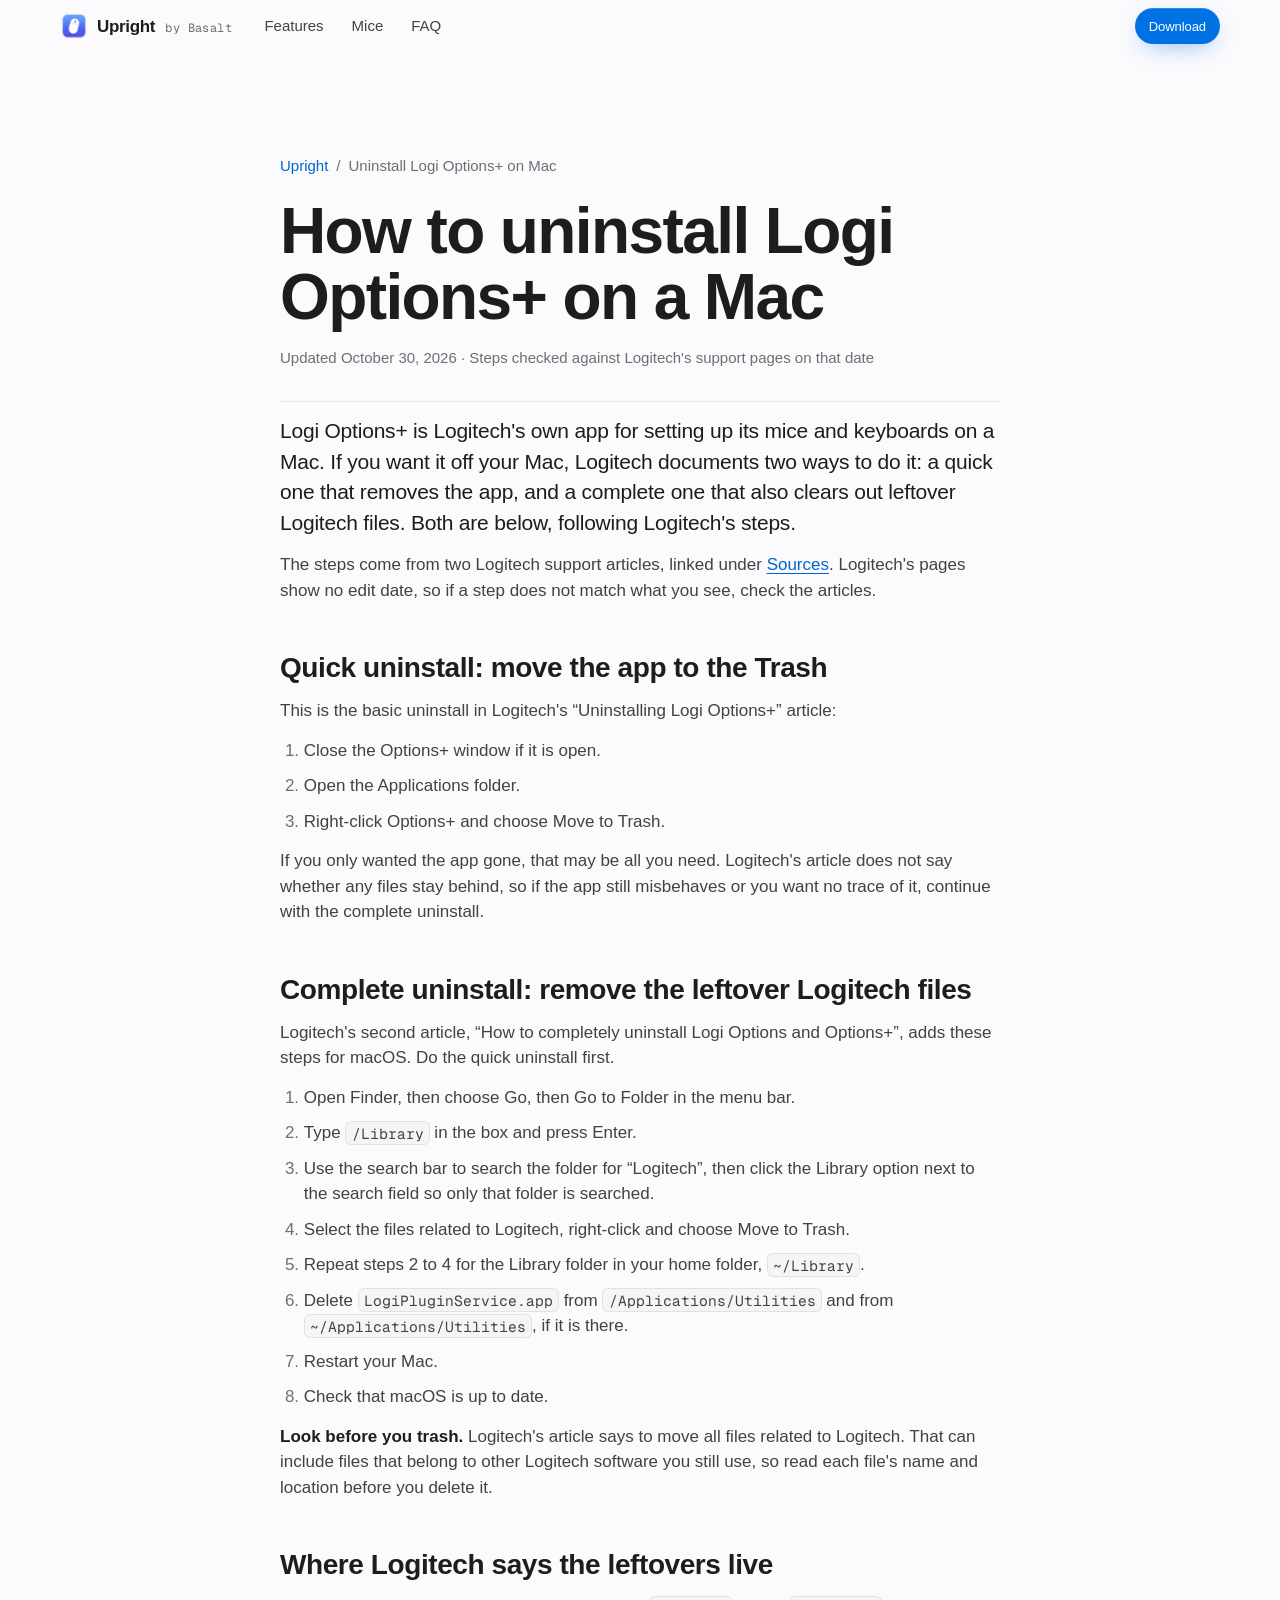
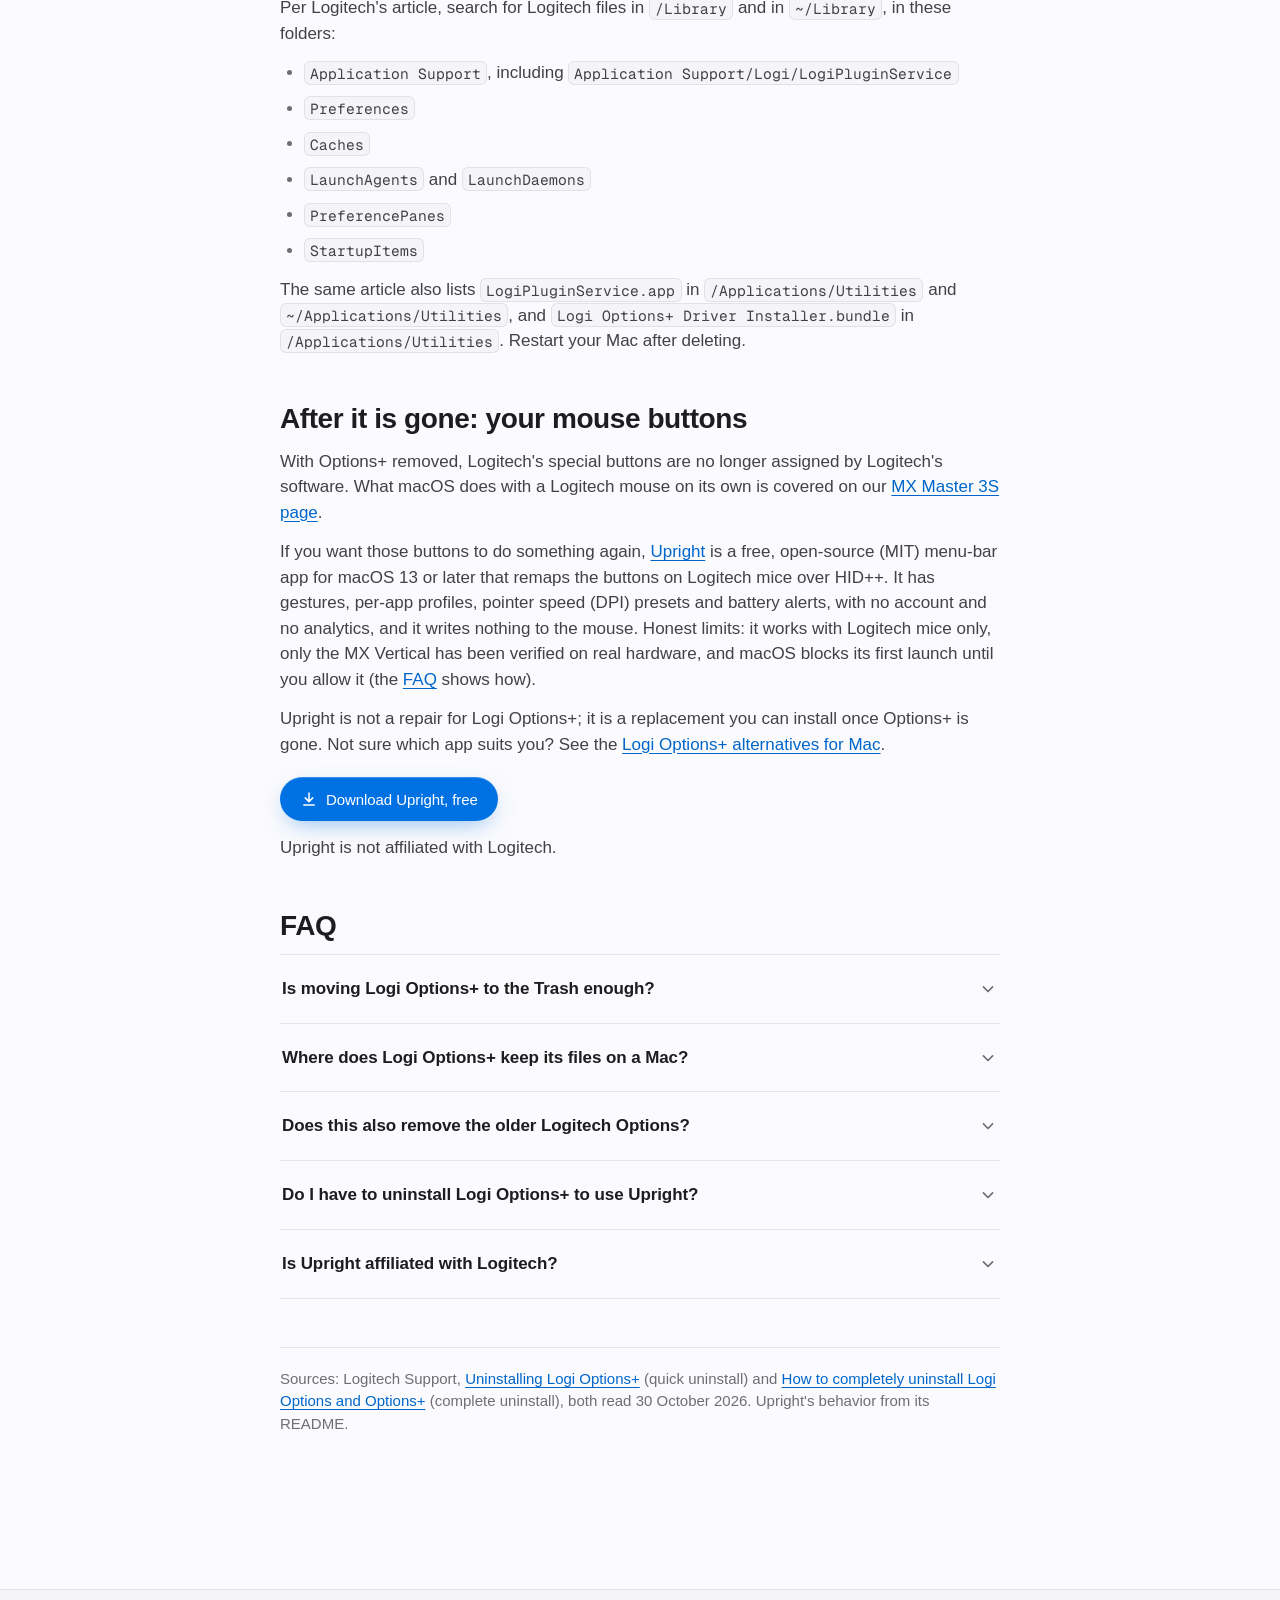
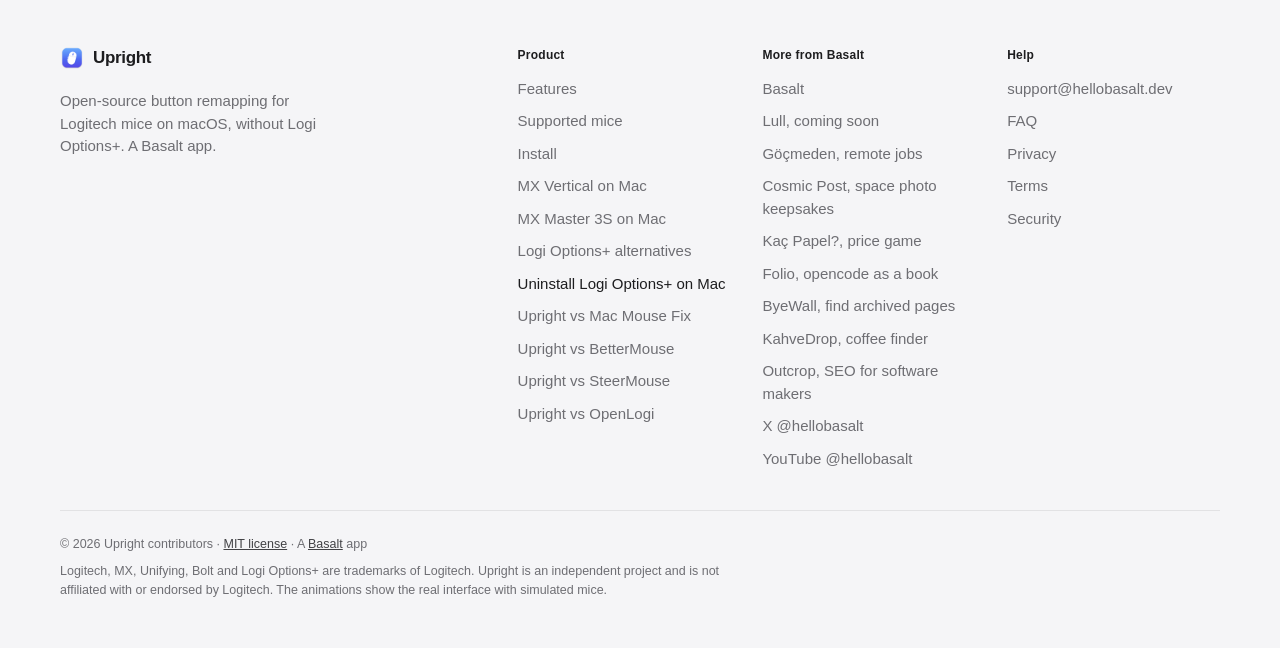
<file: site/uninstall-logi-options-mac.html>
<!doctype html>
<html lang="en">
<head>
<meta charset="utf-8">
<meta name="viewport" content="width=device-width, initial-scale=1, viewport-fit=cover">
<title>How to Uninstall Logi Options+ on a Mac (Full Cleanup)</title>
<meta name="description" content="Uninstall Logi Options+ on a Mac: move the app to the Trash, then remove leftover Logitech files. Steps follow Logitech's own support pages.">
<meta name="color-scheme" content="light dark">
<meta name="theme-color" content="#fbfbfd" media="(prefers-color-scheme: light)">
<meta name="theme-color" content="#000000" media="(prefers-color-scheme: dark)">
<link rel="canonical" href="https://upright.hellobasalt.dev/uninstall-logi-options-mac">
<meta property="og:type" content="article">
<meta property="og:site_name" content="Upright">
<meta property="og:url" content="https://upright.hellobasalt.dev/uninstall-logi-options-mac">
<meta property="og:title" content="How to uninstall Logi Options+ on a Mac">
<meta property="og:description" content="Uninstall Logi Options+ on a Mac: move the app to the Trash, then remove leftover Logitech files. Steps follow Logitech's own support pages.">
<meta property="og:image" content="https://upright.hellobasalt.dev/assets/og-image.png?v=2">
<meta property="og:image:width" content="1200">
<meta property="og:image:height" content="630">
<meta property="og:image:alt" content="Upright: your Logitech mouse, without Logi Options+. The menu-bar panel lists three mice with their battery levels.">
<meta name="twitter:card" content="summary_large_image">
<meta name="twitter:title" content="How to uninstall Logi Options+ on a Mac">
<meta name="twitter:description" content="Uninstall Logi Options+ on a Mac: move the app to the Trash, then remove leftover Logitech files. Steps follow Logitech's own support pages.">
<meta name="twitter:image" content="https://upright.hellobasalt.dev/assets/og-image.png?v=2">
<link rel="icon" type="image/png" href="assets/favicon.png">
<link rel="apple-touch-icon" href="assets/icon-256.png">
<link rel="stylesheet" href="assets/site.css?v=9">
<script type="application/ld+json">{"@context": "https://schema.org", "@type": "Article", "@id": "https://upright.hellobasalt.dev/uninstall-logi-options-mac#article", "headline": "How to uninstall Logi Options+ on a Mac", "description": "Uninstall Logi Options+ on a Mac: move the app to the Trash, then remove leftover Logitech files. Steps follow Logitech's own support pages.", "url": "https://upright.hellobasalt.dev/uninstall-logi-options-mac", "mainEntityOfPage": "https://upright.hellobasalt.dev/uninstall-logi-options-mac", "inLanguage": "en", "datePublished": "2026-10-30", "dateModified": "2026-10-30", "image": "https://upright.hellobasalt.dev/assets/og-image.png?v=2", "isPartOf": {"@type": "WebSite", "name": "Upright", "url": "https://upright.hellobasalt.dev/"}, "author": {"@type": "Organization", "@id": "https://hellobasalt.dev/#org", "name": "Basalt Studio", "alternateName": "Basalt", "url": "https://hellobasalt.dev/", "sameAs": ["https://x.com/hellobasalt", "https://www.youtube.com/@hellobasalt"]}, "publisher": {"@type": "Organization", "@id": "https://hellobasalt.dev/#org", "name": "Basalt Studio", "alternateName": "Basalt", "url": "https://hellobasalt.dev/", "sameAs": ["https://x.com/hellobasalt", "https://www.youtube.com/@hellobasalt"]}, "breadcrumb": {"@id": "https://upright.hellobasalt.dev/uninstall-logi-options-mac#breadcrumb"}}</script>
<script type="application/ld+json">{"@context": "https://schema.org", "@type": "HowTo", "@id": "https://upright.hellobasalt.dev/uninstall-logi-options-mac#howto", "name": "How to uninstall Logi Options+ on a Mac", "description": "Move Logi Options+ to the Trash, then optionally remove the leftover Logitech files and restart, as described in Logitech's support pages.", "step": [{"@type": "HowToStep", "position": 1, "name": "Close the Options+ window if it is open.", "text": "Close the Options+ window if it is open."}, {"@type": "HowToStep", "position": 2, "name": "Open the Applications folder.", "text": "Open the Applications folder."}, {"@type": "HowToStep", "position": 3, "name": "Right-click Options+ and choose Move to Trash.", "text": "Right-click Options+ and choose Move to Trash."}]}</script>
<script type="application/ld+json">{"@context": "https://schema.org", "@type": "BreadcrumbList", "@id": "https://upright.hellobasalt.dev/uninstall-logi-options-mac#breadcrumb", "itemListElement": [{"@type": "ListItem", "position": 1, "name": "Upright", "item": "https://upright.hellobasalt.dev/"}, {"@type": "ListItem", "position": 2, "name": "Uninstall Logi Options+ on Mac", "item": "https://upright.hellobasalt.dev/uninstall-logi-options-mac"}]}</script>
<script type="application/ld+json">{"@context": "https://schema.org", "@type": "FAQPage", "mainEntity": [{"@type": "Question", "name": "Is moving Logi Options+ to the Trash enough?", "acceptedAnswer": {"@type": "Answer", "text": "That is the step in Logitech's basic uninstall article for Mac. Logitech also publishes a second article for a complete uninstall that lists leftover Logitech files in the Library folders. Follow it if you want those gone as well."}}, {"@type": "Question", "name": "Where does Logi Options+ keep its files on a Mac?", "acceptedAnswer": {"@type": "Answer", "text": "Logitech's complete-uninstall article tells you to look for Logitech files in /Library and ~/Library, in the Application Support, Preferences, Caches, LaunchAgents, LaunchDaemons, PreferencePanes and StartupItems folders. It also names LogiPluginService.app in /Applications/Utilities and a Logi Options+ Driver Installer.bundle."}}, {"@type": "Question", "name": "Does this also remove the older Logitech Options?", "acceptedAnswer": {"@type": "Answer", "text": "Logitech's complete-uninstall article is titled for both Logi Options and Options+, and it says the older Logitech Options has reached end of support and recommends Logi Options+. The Mac steps in it are the same for both."}}, {"@type": "Question", "name": "Do I have to uninstall Logi Options+ to use Upright?", "acceptedAnswer": {"@type": "Answer", "text": "No. Quitting it and removing it from your login items is enough while you use Upright, because only one app can have control of the buttons. Uninstalling is the tidier way."}}, {"@type": "Question", "name": "Is Upright affiliated with Logitech?", "acceptedAnswer": {"@type": "Answer", "text": "No. Upright is an independent, open-source project made by Basalt Studio. Logitech, MX and Logi Options+ are trademarks of Logitech."}}]}</script>
</head>
<body>
<a class="skip" href="#main">Skip to content</a>

<svg width="0" height="0" style="position:absolute" aria-hidden="true" focusable="false">
  <defs>
    <linearGradient id="mouse-grad" x1="0" y1="0" x2="0.4" y2="1">
      <stop offset="0" class="g0"></stop>
      <stop offset="1" class="g1"></stop>
    </linearGradient>
    <symbol id="i-download" viewBox="0 0 24 24"><path d="M12 4v11M7 10.5l5 5 5-5M5 20h14" fill="none" stroke="currentColor" stroke-width="2" stroke-linecap="round" stroke-linejoin="round"/></symbol>
    <symbol id="i-copy" viewBox="0 0 24 24"><g fill="none" stroke="currentColor" stroke-width="1.8" stroke-linecap="round" stroke-linejoin="round"><rect x="8.5" y="8.5" width="11" height="11" rx="2.5"/><path d="M15.5 8.5V6.5A2 2 0 0 0 13.5 4.5h-7a2 2 0 0 0-2 2v7a2 2 0 0 0 2 2h2"/></g></symbol>
    <symbol id="i-check" viewBox="0 0 24 24"><path d="M5 12.5 10 17.5 19 7" fill="none" stroke="currentColor" stroke-width="2.2" stroke-linecap="round" stroke-linejoin="round"/></symbol>
    <symbol id="i-chevron" viewBox="0 0 24 24"><path d="m6.5 9.5 5.5 5.5 5.5-5.5" fill="none" stroke="currentColor" stroke-width="2" stroke-linecap="round" stroke-linejoin="round"/></symbol>
    <symbol id="i-arrow" viewBox="0 0 24 24"><path d="M5 12h14M13 6l6 6-6 6" fill="none" stroke="currentColor" stroke-width="2" stroke-linecap="round" stroke-linejoin="round"/></symbol>
  </defs>
</svg>

<header class="nav">
  <div class="wrap nav-inner">
    <div class="brand-lockup">
      <a class="brand" href="./" aria-label="Upright home">
        <img src="assets/icon-256.png" alt="" width="28" height="28">
        <span>Upright</span>
      </a>
      <a class="by-basalt" href="https://hellobasalt.dev/">by Basalt</a>
    </div>
    <nav class="nav-links" aria-label="Sections">
      <a href="./#features">Features</a>
      <a href="./#mice">Mice</a>
      <a href="./#faq">FAQ</a>
    </nav>
    <div class="nav-end">
      <a class="btn btn-primary btn-sm" href="download">Download</a>
    </div>
  </div>
</header>

<main id="main" class="doc">
  <div class="wrap doc-wrap">
    <header class="doc-head">
      <nav class="crumbs" aria-label="Breadcrumb"><a href="./">Upright</a><span aria-hidden="true">/</span><span aria-current="page">Uninstall Logi Options+ on Mac</span></nav>
      <h1>How to uninstall Logi Options+ on a Mac</h1>
      <p class="doc-meta">Updated October 30, 2026 &middot; Steps checked against Logitech's support pages on that date</p>
    </header>
    <div class="doc-body">
      <p class="doc-lede">Logi Options+ is Logitech's own app for setting up its mice and keyboards on a Mac. If you want it off your Mac, Logitech documents two ways to do it: a quick one that removes the app, and a complete one that also clears out leftover Logitech files. Both are below, following Logitech's steps.</p>
      <p>The steps come from two Logitech support articles, linked under <a href="#sources">Sources</a>. Logitech's pages show no edit date, so if a step does not match what you see, check the articles.</p>

      <h2 id="quick">Quick uninstall: move the app to the Trash</h2>
      <p>This is the basic uninstall in Logitech's &ldquo;Uninstalling Logi Options+&rdquo; article:</p>
      <ol>
        <li>Close the Options+ window if it is open.</li>
        <li>Open the Applications folder.</li>
        <li>Right-click Options+ and choose Move to Trash.</li>
      </ol>
      <p>If you only wanted the app gone, that may be all you need. Logitech's article does not say whether any files stay behind, so if the app still misbehaves or you want no trace of it, continue with the complete uninstall.</p>

      <h2 id="complete">Complete uninstall: remove the leftover Logitech files</h2>
      <p>Logitech's second article, &ldquo;How to completely uninstall Logi Options and Options+&rdquo;, adds these steps for macOS. Do the quick uninstall first.</p>
      <ol>
        <li>Open Finder, then choose Go, then Go to Folder in the menu bar.</li>
        <li>Type <code>/Library</code> in the box and press Enter.</li>
        <li>Use the search bar to search the folder for &ldquo;Logitech&rdquo;, then click the Library option next to the search field so only that folder is searched.</li>
        <li>Select the files related to Logitech, right-click and choose Move to Trash.</li>
        <li>Repeat steps 2 to 4 for the Library folder in your home folder, <code>~/Library</code>.</li>
        <li>Delete <code>LogiPluginService.app</code> from <code>/Applications/Utilities</code> and from <code>~/Applications/Utilities</code>, if it is there.</li>
        <li>Restart your Mac.</li>
        <li>Check that macOS is up to date.</li>
      </ol>
      <p><b>Look before you trash.</b> Logitech's article says to move all files related to Logitech. That can include files that belong to other Logitech software you still use, so read each file's name and location before you delete it.</p>

      <h2 id="where-leftovers-live">Where Logitech says the leftovers live</h2>
      <p>Per Logitech's article, search for Logitech files in <code>/Library</code> and in <code>~/Library</code>, in these folders:</p>
      <ul>
        <li><code>Application Support</code>, including <code>Application Support/Logi/LogiPluginService</code></li>
        <li><code>Preferences</code></li>
        <li><code>Caches</code></li>
        <li><code>LaunchAgents</code> and <code>LaunchDaemons</code></li>
        <li><code>PreferencePanes</code></li>
        <li><code>StartupItems</code></li>
      </ul>
      <p>The same article also lists <code>LogiPluginService.app</code> in <code>/Applications/Utilities</code> and <code>~/Applications/Utilities</code>, and <code>Logi Options+ Driver Installer.bundle</code> in <code>/Applications/Utilities</code>. Restart your Mac after deleting.</p>

      <h2 id="after">After it is gone: your mouse buttons</h2>
      <p>With Options+ removed, Logitech's special buttons are no longer assigned by Logitech's software. What macOS does with a Logitech mouse on its own is covered on our <a href="mx-master-3s-mac-without-options#macos-alone">MX Master 3S page</a>.</p>
      <p>If you want those buttons to do something again, <a href="./">Upright</a> is a free, open-source (MIT) menu-bar app for macOS 13 or later that remaps the buttons on Logitech mice over HID++. It has gestures, per-app profiles, pointer speed (DPI) presets and battery alerts, with no account and no analytics, and it writes nothing to the mouse. Honest limits: it works with Logitech mice only, only the MX Vertical has been verified on real hardware, and macOS blocks its first launch until you allow it (the <a href="./#faq">FAQ</a> shows how).</p>
      <p>Upright is not a repair for Logi Options+; it is a replacement you can install once Options+ is gone. Not sure which app suits you? See the <a href="logi-options-alternatives">Logi Options+ alternatives for Mac</a>.</p>
      <p class="cmp-cta"><a class="btn btn-primary" href="download"><svg aria-hidden="true"><use href="#i-download"/></svg>Download Upright, free</a></p>
      <p>Upright is not affiliated with Logitech.</p>

      <h2 id="faq">FAQ</h2>
      <div class="faq cmp-faq">
        <details>
          <summary>Is moving Logi Options+ to the Trash enough?<svg aria-hidden="true"><use href="#i-chevron"/></svg></summary>
          <div class="faq-a"><p>That is the step in Logitech's basic uninstall article for Mac. Logitech also publishes a second article for a complete uninstall that lists leftover Logitech files in the Library folders. Follow it if you want those gone as well.</p></div>
        </details>
        <details>
          <summary>Where does Logi Options+ keep its files on a Mac?<svg aria-hidden="true"><use href="#i-chevron"/></svg></summary>
          <div class="faq-a"><p>Logitech's complete-uninstall article tells you to look for Logitech files in /Library and ~/Library, in the Application Support, Preferences, Caches, LaunchAgents, LaunchDaemons, PreferencePanes and StartupItems folders. It also names LogiPluginService.app in /Applications/Utilities and a Logi Options+ Driver Installer.bundle.</p></div>
        </details>
        <details>
          <summary>Does this also remove the older Logitech Options?<svg aria-hidden="true"><use href="#i-chevron"/></svg></summary>
          <div class="faq-a"><p>Logitech's complete-uninstall article is titled for both Logi Options and Options+, and it says the older Logitech Options has reached end of support and recommends Logi Options+. The Mac steps in it are the same for both.</p></div>
        </details>
        <details>
          <summary>Do I have to uninstall Logi Options+ to use Upright?<svg aria-hidden="true"><use href="#i-chevron"/></svg></summary>
          <div class="faq-a"><p>No. Quitting it and removing it from your login items is enough while you use Upright, because only one app can have control of the buttons. Uninstalling is the tidier way.</p></div>
        </details>
        <details>
          <summary>Is Upright affiliated with Logitech?<svg aria-hidden="true"><use href="#i-chevron"/></svg></summary>
          <div class="faq-a"><p>No. Upright is an independent, open-source project made by Basalt Studio. Logitech, MX and Logi Options+ are trademarks of Logitech.</p></div>
        </details>
      </div>

      <p class="cmp-sources" id="sources">Sources: Logitech Support, <a href="https://support.logi.com/hc/en-au/articles/9926497851159-Uninstalling-Logi-Options">Uninstalling Logi Options+</a> (quick uninstall) and <a href="https://support.logi.com/hc/en-001/articles/26832619554711-How-to-completely-uninstall-Logi-Options-and-Options">How to completely uninstall Logi Options and Options+</a> (complete uninstall), both read 30 October 2026. Upright's behavior from its README.</p>
    </div>
  </div>
</main>

</main>

<footer class="footer">
  <div class="wrap">
    <div class="footer-grid">
      <div class="footer-brand">
        <a class="brand" href="./"><img src="assets/icon-256.png" alt="" width="24" height="24" loading="lazy"><span>Upright</span></a>
        <p>Open-source button remapping for Logitech mice on macOS, without Logi Options+. A Basalt app.</p>
      </div>
      <nav aria-labelledby="f-product">
        <p class="f-title" id="f-product">Product</p>
        <a href="./#features">Features</a>
        <a href="./#mice">Supported mice</a>
        <a href="./#download">Install</a>
        <a href="mx-vertical">MX Vertical on Mac</a>
        <a href="mx-master-3s-mac-without-options">MX Master 3S on Mac</a>
        <a href="logi-options-alternatives">Logi Options+ alternatives</a>
        <a href="uninstall-logi-options-mac" aria-current="page">Uninstall Logi Options+ on Mac</a>
        <a href="upright-vs-mac-mouse-fix">Upright vs Mac Mouse Fix</a>
        <a href="upright-vs-bettermouse">Upright vs BetterMouse</a>
        <a href="upright-vs-steermouse">Upright vs SteerMouse</a>
        <a href="upright-vs-openlogi">Upright vs OpenLogi</a>
      </nav>
      <nav aria-labelledby="f-basalt">
        <p class="f-title" id="f-basalt">More from Basalt</p>
        <a href="https://hellobasalt.dev/">Basalt</a>
        <a href="https://lull.hellobasalt.dev/">Lull, coming soon</a>
        <a href="https://gocmeden.hellobasalt.dev/">Göçmeden, remote jobs</a>
        <a href="https://cosmicpost.lol/">Cosmic Post, space photo keepsakes</a>
        <a href="https://kacpapel.app/">Kaç Papel?, price game</a>
        <a href="https://folio.hellobasalt.dev/">Folio, opencode as a book</a>
        <a href="https://byewall.hellobasalt.dev/">ByeWall, find archived pages</a>
        <a href="https://kahve.hellobasalt.dev/">KahveDrop, coffee finder</a>
        <a href="https://outcrop.hellobasalt.dev/">Outcrop, SEO for software makers</a>
        <a href="https://x.com/hellobasalt">X @hellobasalt</a>
        <a href="https://www.youtube.com/@hellobasalt">YouTube @hellobasalt</a>
      </nav>
      <nav aria-labelledby="f-help">
        <p class="f-title" id="f-help">Help</p>
        <a href="mailto:support@hellobasalt.dev">support@hellobasalt.dev</a>
        <a href="./#faq">FAQ</a>
        <a href="privacy">Privacy</a>
        <a href="terms">Terms</a>
        <a href="mailto:support@hellobasalt.dev?subject=Upright%20security">Security</a>
      </nav>
    </div>
    <div class="footer-base">
      <p>© 2026 Upright contributors · <a href="license">MIT license</a> · A <a href="https://hellobasalt.dev/">Basalt</a> app</p>
      <p>Logitech, MX, Unifying, Bolt and Logi Options+ are trademarks of Logitech. Upright is an independent project and is not affiliated with or endorsed by Logitech. The animations show the real interface with simulated mice.</p>
    </div>
  </div>
</footer>
</body>
</html>
</file>
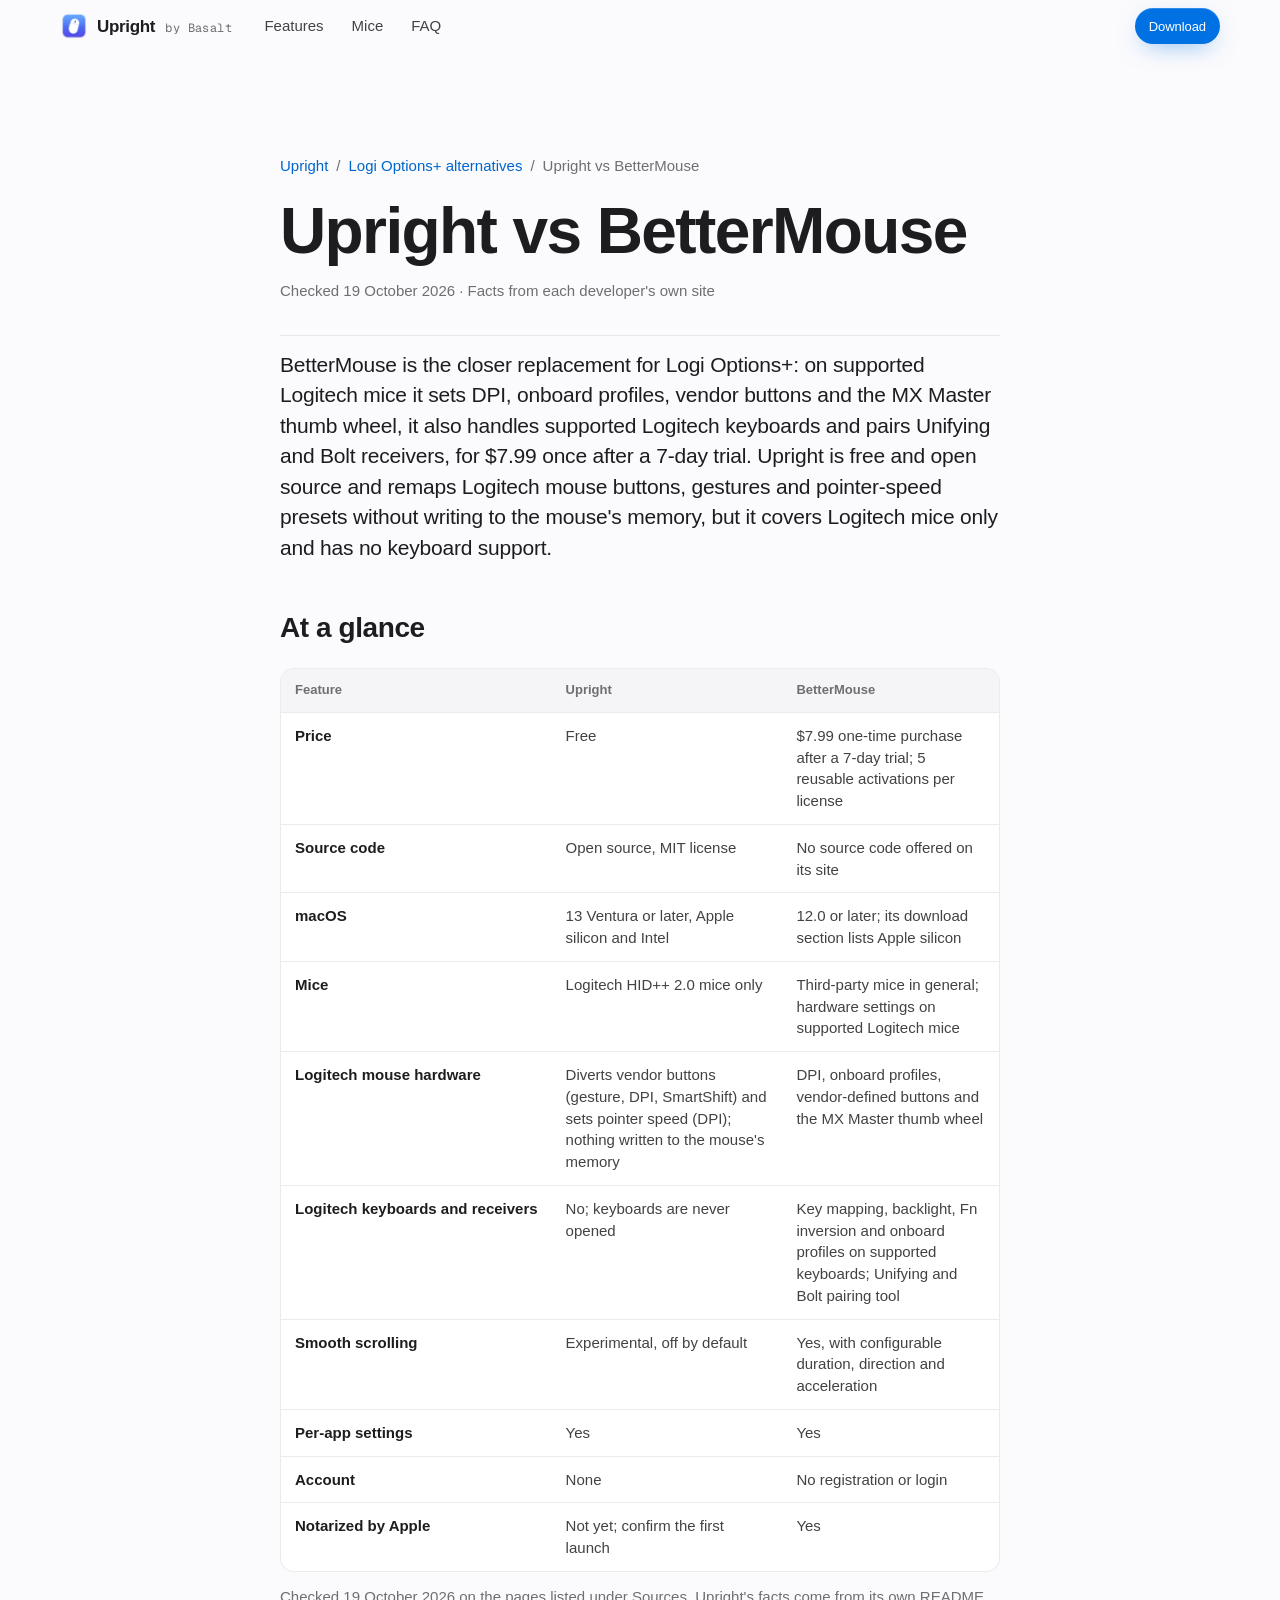
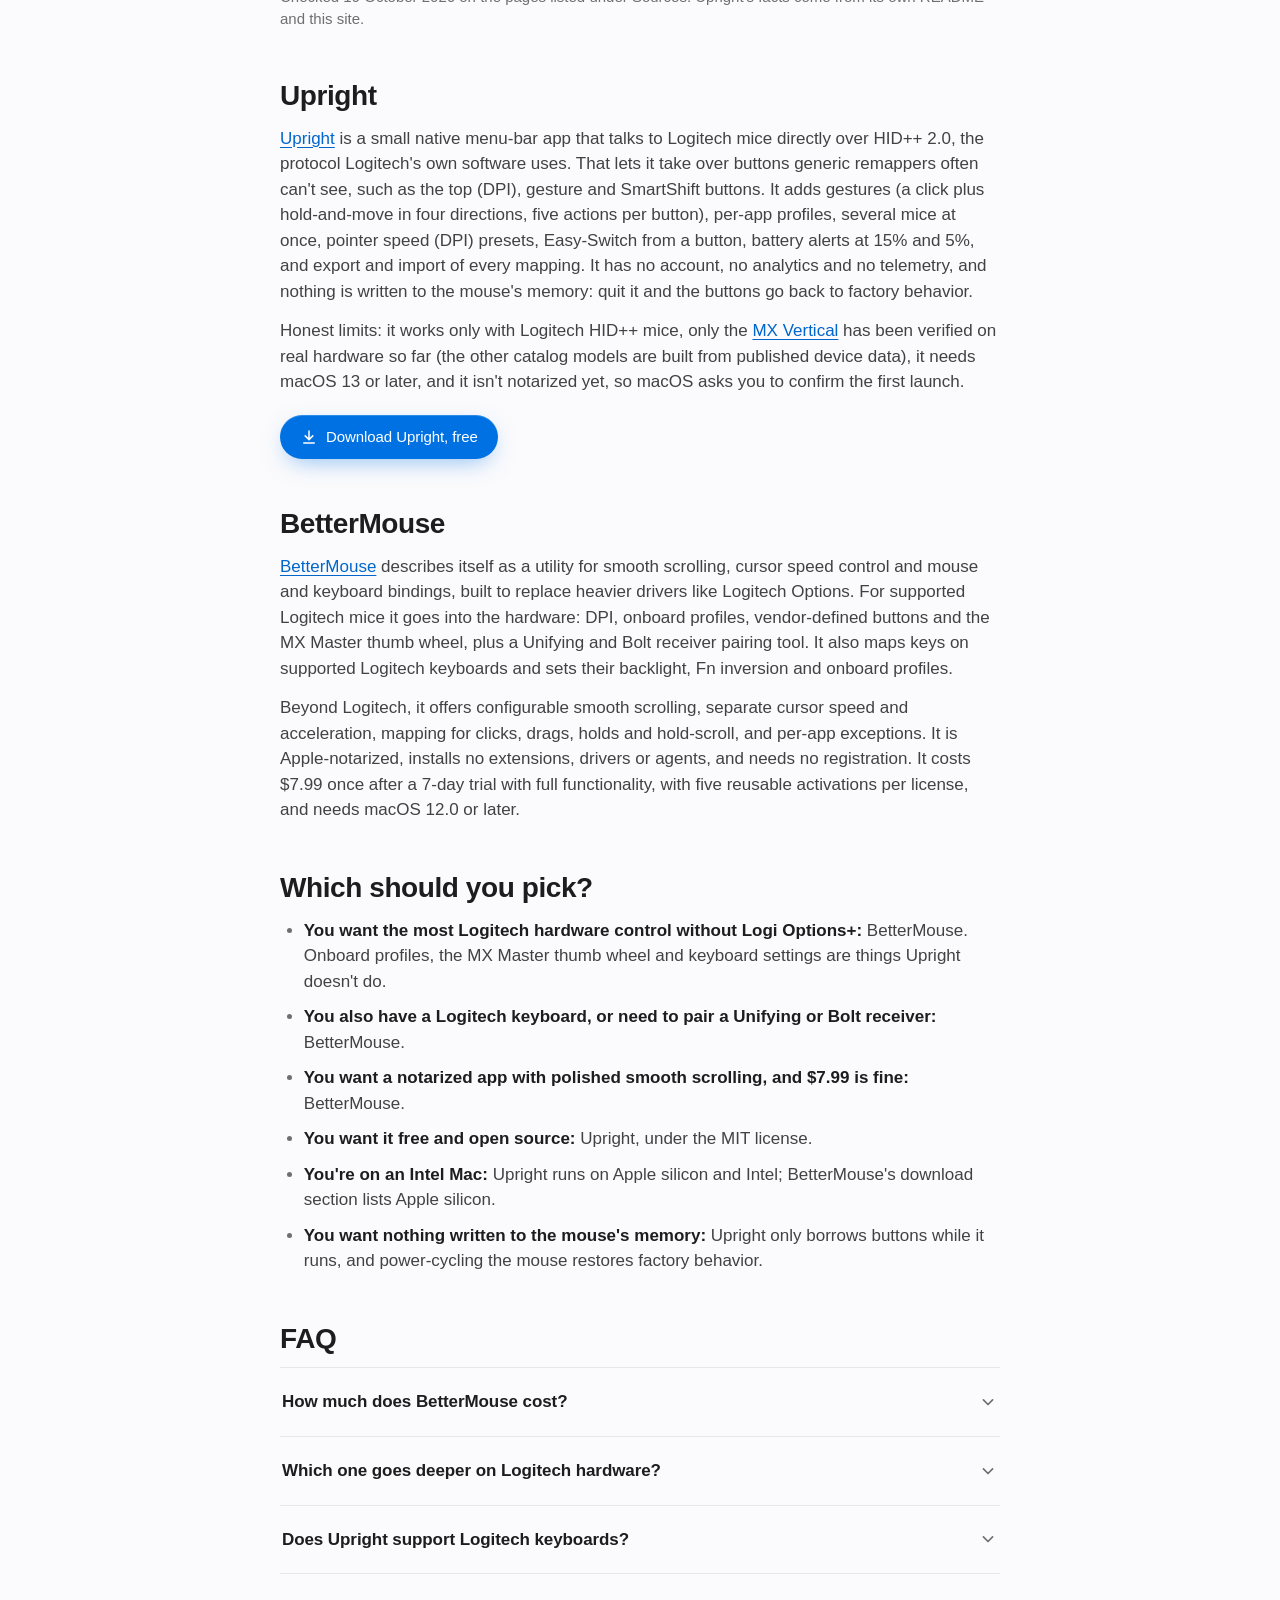
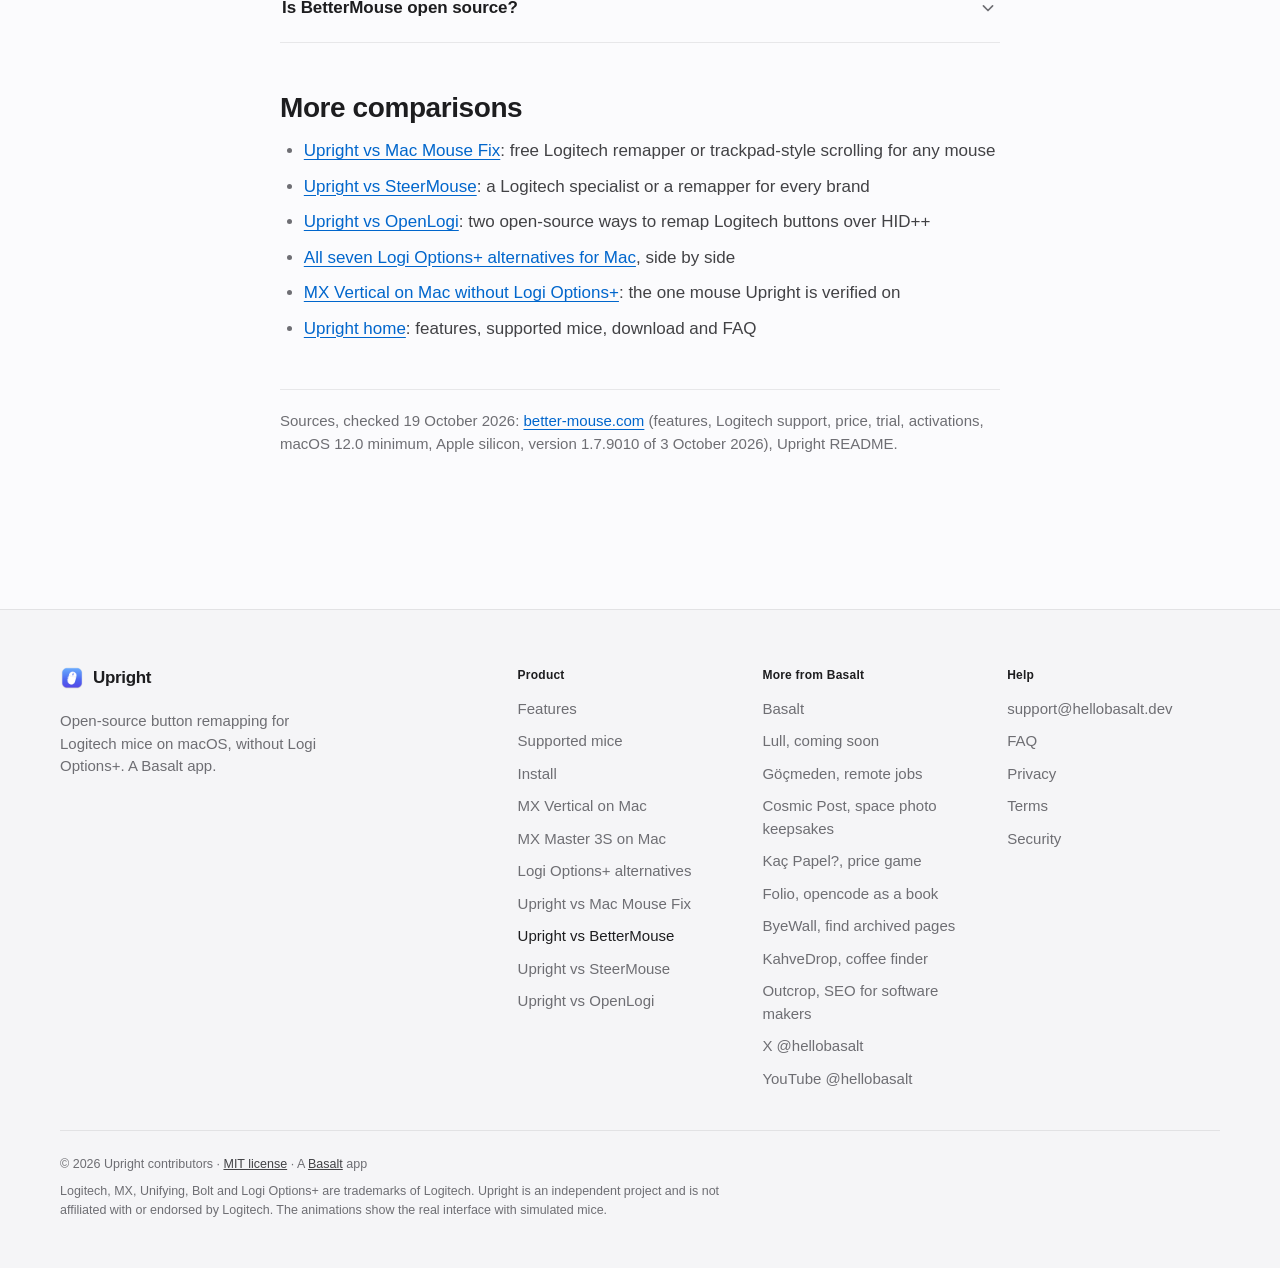
<file: site/upright-vs-bettermouse.html>
<!doctype html>
<html lang="en">
<head>
<meta charset="utf-8">
<meta name="viewport" content="width=device-width, initial-scale=1, viewport-fit=cover">
<title>Upright vs BetterMouse: Logitech mouse apps for Mac compared</title>
<meta name="description" content="Upright vs BetterMouse on price, source code, macOS support and Logitech features. BetterMouse goes deeper on Logitech hardware; Upright is free and MIT.">
<meta name="color-scheme" content="light dark">
<meta name="theme-color" content="#fbfbfd" media="(prefers-color-scheme: light)">
<meta name="theme-color" content="#000000" media="(prefers-color-scheme: dark)">
<link rel="canonical" href="https://upright.hellobasalt.dev/upright-vs-bettermouse">
<meta property="og:type" content="article">
<meta property="og:site_name" content="Upright">
<meta property="og:url" content="https://upright.hellobasalt.dev/upright-vs-bettermouse">
<meta property="og:title" content="Upright vs BetterMouse">
<meta property="og:description" content="Upright vs BetterMouse on price, source code, macOS support and Logitech features. BetterMouse goes deeper on Logitech hardware; Upright is free and MIT.">
<meta property="og:image" content="https://upright.hellobasalt.dev/assets/og-image.png?v=2">
<meta property="og:image:width" content="1200">
<meta property="og:image:height" content="630">
<meta property="og:image:alt" content="Upright: your Logitech mouse, without Logi Options+. The menu-bar panel lists three mice with their battery levels.">
<meta name="twitter:card" content="summary_large_image">
<meta name="twitter:title" content="Upright vs BetterMouse">
<meta name="twitter:description" content="Upright vs BetterMouse on price, source code, macOS support and Logitech features. BetterMouse goes deeper on Logitech hardware; Upright is free and MIT.">
<meta name="twitter:image" content="https://upright.hellobasalt.dev/assets/og-image.png?v=2">
<link rel="icon" type="image/png" href="assets/favicon.png">
<link rel="apple-touch-icon" href="assets/icon-256.png">
<link rel="stylesheet" href="assets/site.css?v=9">
<script type="application/ld+json">{"@context": "https://schema.org", "@type": "WebPage", "@id": "https://upright.hellobasalt.dev/upright-vs-bettermouse#webpage", "url": "https://upright.hellobasalt.dev/upright-vs-bettermouse", "name": "Upright vs BetterMouse: Logitech mouse apps for Mac compared", "description": "Upright vs BetterMouse on price, source code, macOS support and Logitech features. BetterMouse goes deeper on Logitech hardware; Upright is free and MIT.", "inLanguage": "en", "dateModified": "2026-10-20", "isPartOf": {"@type": "WebSite", "name": "Upright", "url": "https://upright.hellobasalt.dev/"}, "about": {"@type": "SoftwareApplication", "name": "Upright", "url": "https://upright.hellobasalt.dev/"}, "breadcrumb": {"@id": "https://upright.hellobasalt.dev/upright-vs-bettermouse#breadcrumb"}, "primaryImageOfPage": "https://upright.hellobasalt.dev/assets/og-image.png?v=2", "publisher": {"@type": "Organization", "@id": "https://hellobasalt.dev/#org", "name": "Basalt Studio", "alternateName": "Basalt", "url": "https://hellobasalt.dev/", "sameAs": ["https://x.com/hellobasalt", "https://www.youtube.com/@hellobasalt"]}}</script>
<script type="application/ld+json">{"@context": "https://schema.org", "@type": "BreadcrumbList", "@id": "https://upright.hellobasalt.dev/upright-vs-bettermouse#breadcrumb", "itemListElement": [{"@type": "ListItem", "position": 1, "name": "Upright", "item": "https://upright.hellobasalt.dev/"}, {"@type": "ListItem", "position": 2, "name": "Logi Options+ alternatives", "item": "https://upright.hellobasalt.dev/logi-options-alternatives"}, {"@type": "ListItem", "position": 3, "name": "Upright vs BetterMouse", "item": "https://upright.hellobasalt.dev/upright-vs-bettermouse"}]}</script>
<script type="application/ld+json">{"@context": "https://schema.org", "@type": "FAQPage", "mainEntity": [{"@type": "Question", "name": "How much does BetterMouse cost?", "acceptedAnswer": {"@type": "Answer", "text": "$7.99 as a one-time purchase after a 7-day free trial with full functionality. Each license includes five reusable activations."}}, {"@type": "Question", "name": "Which one goes deeper on Logitech hardware?", "acceptedAnswer": {"@type": "Answer", "text": "BetterMouse. On supported Logitech mice it sets DPI, onboard profiles, vendor-defined buttons and the MX Master thumb wheel, and it supports some Logitech keyboards. Upright diverts vendor buttons and sets pointer speed, but writes nothing to the mouse's memory."}}, {"@type": "Question", "name": "Does Upright support Logitech keyboards?", "acceptedAnswer": {"@type": "Answer", "text": "No. Upright is for Logitech mice only and never opens keyboards."}}, {"@type": "Question", "name": "Is BetterMouse open source?", "acceptedAnswer": {"@type": "Answer", "text": "Its site offers no source code. Upright is open source under the MIT license, and you can build it yourself with Xcode."}}]}</script>
</head>
<body>
<a class="skip" href="#main">Skip to content</a>

<svg width="0" height="0" style="position:absolute" aria-hidden="true" focusable="false">
  <defs>
    <linearGradient id="mouse-grad" x1="0" y1="0" x2="0.4" y2="1">
      <stop offset="0" class="g0"></stop>
      <stop offset="1" class="g1"></stop>
    </linearGradient>
    <symbol id="i-download" viewBox="0 0 24 24"><path d="M12 4v11M7 10.5l5 5 5-5M5 20h14" fill="none" stroke="currentColor" stroke-width="2" stroke-linecap="round" stroke-linejoin="round"/></symbol>
    <symbol id="i-copy" viewBox="0 0 24 24"><g fill="none" stroke="currentColor" stroke-width="1.8" stroke-linecap="round" stroke-linejoin="round"><rect x="8.5" y="8.5" width="11" height="11" rx="2.5"/><path d="M15.5 8.5V6.5A2 2 0 0 0 13.5 4.5h-7a2 2 0 0 0-2 2v7a2 2 0 0 0 2 2h2"/></g></symbol>
    <symbol id="i-check" viewBox="0 0 24 24"><path d="M5 12.5 10 17.5 19 7" fill="none" stroke="currentColor" stroke-width="2.2" stroke-linecap="round" stroke-linejoin="round"/></symbol>
    <symbol id="i-chevron" viewBox="0 0 24 24"><path d="m6.5 9.5 5.5 5.5 5.5-5.5" fill="none" stroke="currentColor" stroke-width="2" stroke-linecap="round" stroke-linejoin="round"/></symbol>
    <symbol id="i-arrow" viewBox="0 0 24 24"><path d="M5 12h14M13 6l6 6-6 6" fill="none" stroke="currentColor" stroke-width="2" stroke-linecap="round" stroke-linejoin="round"/></symbol>
  </defs>
</svg>

<header class="nav">
  <div class="wrap nav-inner">
    <div class="brand-lockup">
      <a class="brand" href="./" aria-label="Upright home">
        <img src="assets/icon-256.png" alt="" width="28" height="28">
        <span>Upright</span>
      </a>
      <a class="by-basalt" href="https://hellobasalt.dev/">by Basalt</a>
    </div>
    <nav class="nav-links" aria-label="Sections">
      <a href="./#features">Features</a>
      <a href="./#mice">Mice</a>
      <a href="./#faq">FAQ</a>
    </nav>
    <div class="nav-end">
      <a class="btn btn-primary btn-sm" href="download">Download</a>
    </div>
  </div>
</header>

<main id="main" class="doc">
  <div class="wrap doc-wrap">
    <header class="doc-head">
      <nav class="crumbs" aria-label="Breadcrumb"><a href="./">Upright</a><span aria-hidden="true">/</span><a href="logi-options-alternatives">Logi Options+ alternatives</a><span aria-hidden="true">/</span><span aria-current="page">Upright vs BetterMouse</span></nav>
      <h1>Upright vs BetterMouse</h1>
      <p class="doc-meta">Checked 19 October 2026 · Facts from each developer's own site</p>
    </header>
    <div class="doc-body">
      <p class="doc-lede">BetterMouse is the closer replacement for Logi Options+: on supported Logitech mice it sets DPI, onboard profiles, vendor buttons and the MX Master thumb wheel, it also handles supported Logitech keyboards and pairs Unifying and Bolt receivers, for $7.99 once after a 7-day trial. Upright is free and open source and remaps Logitech mouse buttons, gestures and pointer-speed presets without writing to the mouse's memory, but it covers Logitech mice only and has no keyboard support.</p>
      <h2 id="at-a-glance">At a glance</h2>
      <div class="cmp-scroll" role="region" aria-label="Comparison table" tabindex="0">
        <table class="cmp">
          <thead><tr><th scope="col">Feature</th><th scope="col">Upright</th><th scope="col">BetterMouse</th></tr></thead>
          <tbody>
            <tr><th scope="row">Price</th><td>Free</td><td>$7.99 one-time purchase after a 7-day trial; 5 reusable activations per license</td></tr>
            <tr><th scope="row">Source code</th><td>Open source, MIT license</td><td>No source code offered on its site</td></tr>
            <tr><th scope="row">macOS</th><td>13 Ventura or later, Apple silicon and Intel</td><td>12.0 or later; its download section lists Apple silicon</td></tr>
            <tr><th scope="row">Mice</th><td>Logitech HID++ 2.0 mice only</td><td>Third-party mice in general; hardware settings on supported Logitech mice</td></tr>
            <tr><th scope="row">Logitech mouse hardware</th><td>Diverts vendor buttons (gesture, DPI, SmartShift) and sets pointer speed (DPI); nothing written to the mouse's memory</td><td>DPI, onboard profiles, vendor-defined buttons and the MX Master thumb wheel</td></tr>
            <tr><th scope="row">Logitech keyboards and receivers</th><td>No; keyboards are never opened</td><td>Key mapping, backlight, Fn inversion and onboard profiles on supported keyboards; Unifying and Bolt pairing tool</td></tr>
            <tr><th scope="row">Smooth scrolling</th><td>Experimental, off by default</td><td>Yes, with configurable duration, direction and acceleration</td></tr>
            <tr><th scope="row">Per-app settings</th><td>Yes</td><td>Yes</td></tr>
            <tr><th scope="row">Account</th><td>None</td><td>No registration or login</td></tr>
            <tr><th scope="row">Notarized by Apple</th><td>Not yet; confirm the first launch</td><td>Yes</td></tr>
          </tbody>
        </table>
      </div>
      <p class="cmp-note">Checked 19 October 2026 on the pages listed under Sources. Upright's facts come from its own README and this site.</p>
      <h2 id="upright">Upright</h2>
      <p><a href="./">Upright</a> is a small native menu-bar app that talks to Logitech mice directly over HID++ 2.0, the protocol Logitech's own software uses. That lets it take over buttons generic remappers often can't see, such as the top (DPI), gesture and SmartShift buttons. It adds gestures (a click plus hold-and-move in four directions, five actions per button), per-app profiles, several mice at once, pointer speed (DPI) presets, Easy-Switch from a button, battery alerts at 15% and 5%, and export and import of every mapping. It has no account, no analytics and no telemetry, and nothing is written to the mouse's memory: quit it and the buttons go back to factory behavior.</p>
      <p>Honest limits: it works only with Logitech HID++ mice, only the <a href="mx-vertical">MX Vertical</a> has been verified on real hardware so far (the other catalog models are built from published device data), it needs macOS 13 or later, and it isn't notarized yet, so macOS asks you to confirm the first launch.</p>
      <p class="cmp-cta"><a class="btn btn-primary" href="download"><svg aria-hidden="true"><use href="#i-download"/></svg>Download Upright, free</a></p>
      <h2 id="bettermouse">BetterMouse</h2>
      <p><a href="https://better-mouse.com/">BetterMouse</a> describes itself as a utility for smooth scrolling, cursor speed control and mouse and keyboard bindings, built to replace heavier drivers like Logitech Options. For supported Logitech mice it goes into the hardware: DPI, onboard profiles, vendor-defined buttons and the MX Master thumb wheel, plus a Unifying and Bolt receiver pairing tool. It also maps keys on supported Logitech keyboards and sets their backlight, Fn inversion and onboard profiles.</p>
      <p>Beyond Logitech, it offers configurable smooth scrolling, separate cursor speed and acceleration, mapping for clicks, drags, holds and hold-scroll, and per-app exceptions. It is Apple-notarized, installs no extensions, drivers or agents, and needs no registration. It costs $7.99 once after a 7-day trial with full functionality, with five reusable activations per license, and needs macOS 12.0 or later.</p>
      <h2 id="which-should-you-pick">Which should you pick?</h2>
      <ul>
        <li><b>You want the most Logitech hardware control without Logi Options+:</b> BetterMouse. Onboard profiles, the MX Master thumb wheel and keyboard settings are things Upright doesn't do.</li>
        <li><b>You also have a Logitech keyboard, or need to pair a Unifying or Bolt receiver:</b> BetterMouse.</li>
        <li><b>You want a notarized app with polished smooth scrolling, and $7.99 is fine:</b> BetterMouse.</li>
        <li><b>You want it free and open source:</b> Upright, under the MIT license.</li>
        <li><b>You're on an Intel Mac:</b> Upright runs on Apple silicon and Intel; BetterMouse's download section lists Apple silicon.</li>
        <li><b>You want nothing written to the mouse's memory:</b> Upright only borrows buttons while it runs, and power-cycling the mouse restores factory behavior.</li>
      </ul>

      <h2 id="faq">FAQ</h2>
      <div class="faq cmp-faq">
        <details>
          <summary>How much does BetterMouse cost?<svg aria-hidden="true"><use href="#i-chevron"/></svg></summary>
          <div class="faq-a"><p>$7.99 as a one-time purchase after a 7-day free trial with full functionality. Each license includes five reusable activations.</p></div>
        </details>
        <details>
          <summary>Which one goes deeper on Logitech hardware?<svg aria-hidden="true"><use href="#i-chevron"/></svg></summary>
          <div class="faq-a"><p>BetterMouse. On supported Logitech mice it sets DPI, onboard profiles, vendor-defined buttons and the MX Master thumb wheel, and it supports some Logitech keyboards. Upright diverts vendor buttons and sets pointer speed, but writes nothing to the mouse's memory.</p></div>
        </details>
        <details>
          <summary>Does Upright support Logitech keyboards?<svg aria-hidden="true"><use href="#i-chevron"/></svg></summary>
          <div class="faq-a"><p>No. Upright is for Logitech mice only and never opens keyboards.</p></div>
        </details>
        <details>
          <summary>Is BetterMouse open source?<svg aria-hidden="true"><use href="#i-chevron"/></svg></summary>
          <div class="faq-a"><p>Its site offers no source code. Upright is open source under the MIT license, and you can build it yourself with Xcode.</p></div>
        </details>
      </div>

      <h2 id="more-comparisons">More comparisons</h2>
      <ul>
        <li><a href="upright-vs-mac-mouse-fix">Upright vs Mac Mouse Fix</a>: free Logitech remapper or trackpad-style scrolling for any mouse</li>
        <li><a href="upright-vs-steermouse">Upright vs SteerMouse</a>: a Logitech specialist or a remapper for every brand</li>
        <li><a href="upright-vs-openlogi">Upright vs OpenLogi</a>: two open-source ways to remap Logitech buttons over HID++</li>
        <li><a href="logi-options-alternatives">All seven Logi Options+ alternatives for Mac</a>, side by side</li>
        <li><a href="mx-vertical">MX Vertical on Mac without Logi Options+</a>: the one mouse Upright is verified on</li>
        <li><a href="./">Upright home</a>: features, supported mice, download and FAQ</li>
      </ul>

      <p class="cmp-sources">Sources, checked 19 October 2026: <a href="https://better-mouse.com/">better-mouse.com</a> (features, Logitech support, price, trial, activations, macOS 12.0 minimum, Apple silicon, version 1.7.9010 of 3 October 2026), Upright README.</p>
    </div>
  </div>
</main>

<footer class="footer">
  <div class="wrap">
    <div class="footer-grid">
      <div class="footer-brand">
        <a class="brand" href="./"><img src="assets/icon-256.png" alt="" width="24" height="24" loading="lazy"><span>Upright</span></a>
        <p>Open-source button remapping for Logitech mice on macOS, without Logi Options+. A Basalt app.</p>
      </div>
      <nav aria-labelledby="f-product">
        <p class="f-title" id="f-product">Product</p>
        <a href="./#features">Features</a>
        <a href="./#mice">Supported mice</a>
        <a href="./#download">Install</a>
        <a href="mx-vertical">MX Vertical on Mac</a>
        <a href="mx-master-3s-mac-without-options">MX Master 3S on Mac</a>
        <a href="logi-options-alternatives">Logi Options+ alternatives</a>
        <a href="upright-vs-mac-mouse-fix">Upright vs Mac Mouse Fix</a>
        <a href="upright-vs-bettermouse" aria-current="page">Upright vs BetterMouse</a>
        <a href="upright-vs-steermouse">Upright vs SteerMouse</a>
        <a href="upright-vs-openlogi">Upright vs OpenLogi</a>
      </nav>
      <nav aria-labelledby="f-basalt">
        <p class="f-title" id="f-basalt">More from Basalt</p>
        <a href="https://hellobasalt.dev/">Basalt</a>
        <a href="https://lull.hellobasalt.dev/">Lull, coming soon</a>
        <a href="https://gocmeden.hellobasalt.dev/">Göçmeden, remote jobs</a>
        <a href="https://cosmicpost.lol/">Cosmic Post, space photo keepsakes</a>
        <a href="https://kacpapel.app/">Kaç Papel?, price game</a>
        <a href="https://folio.hellobasalt.dev/">Folio, opencode as a book</a>
        <a href="https://byewall.hellobasalt.dev/">ByeWall, find archived pages</a>
        <a href="https://kahve.hellobasalt.dev/">KahveDrop, coffee finder</a>
        <a href="https://outcrop.hellobasalt.dev/">Outcrop, SEO for software makers</a>
        <a href="https://x.com/hellobasalt">X @hellobasalt</a>
        <a href="https://www.youtube.com/@hellobasalt">YouTube @hellobasalt</a>
      </nav>
      <nav aria-labelledby="f-help">
        <p class="f-title" id="f-help">Help</p>
        <a href="mailto:support@hellobasalt.dev">support@hellobasalt.dev</a>
        <a href="./#faq">FAQ</a>
        <a href="privacy">Privacy</a>
        <a href="terms">Terms</a>
        <a href="mailto:support@hellobasalt.dev?subject=Upright%20security">Security</a>
      </nav>
    </div>
    <div class="footer-base">
      <p>© 2026 Upright contributors · <a href="license">MIT license</a> · A <a href="https://hellobasalt.dev/">Basalt</a> app</p>
      <p>Logitech, MX, Unifying, Bolt and Logi Options+ are trademarks of Logitech. Upright is an independent project and is not affiliated with or endorsed by Logitech. The animations show the real interface with simulated mice.</p>
    </div>
  </div>
</footer>
</body>
</html>
</file>
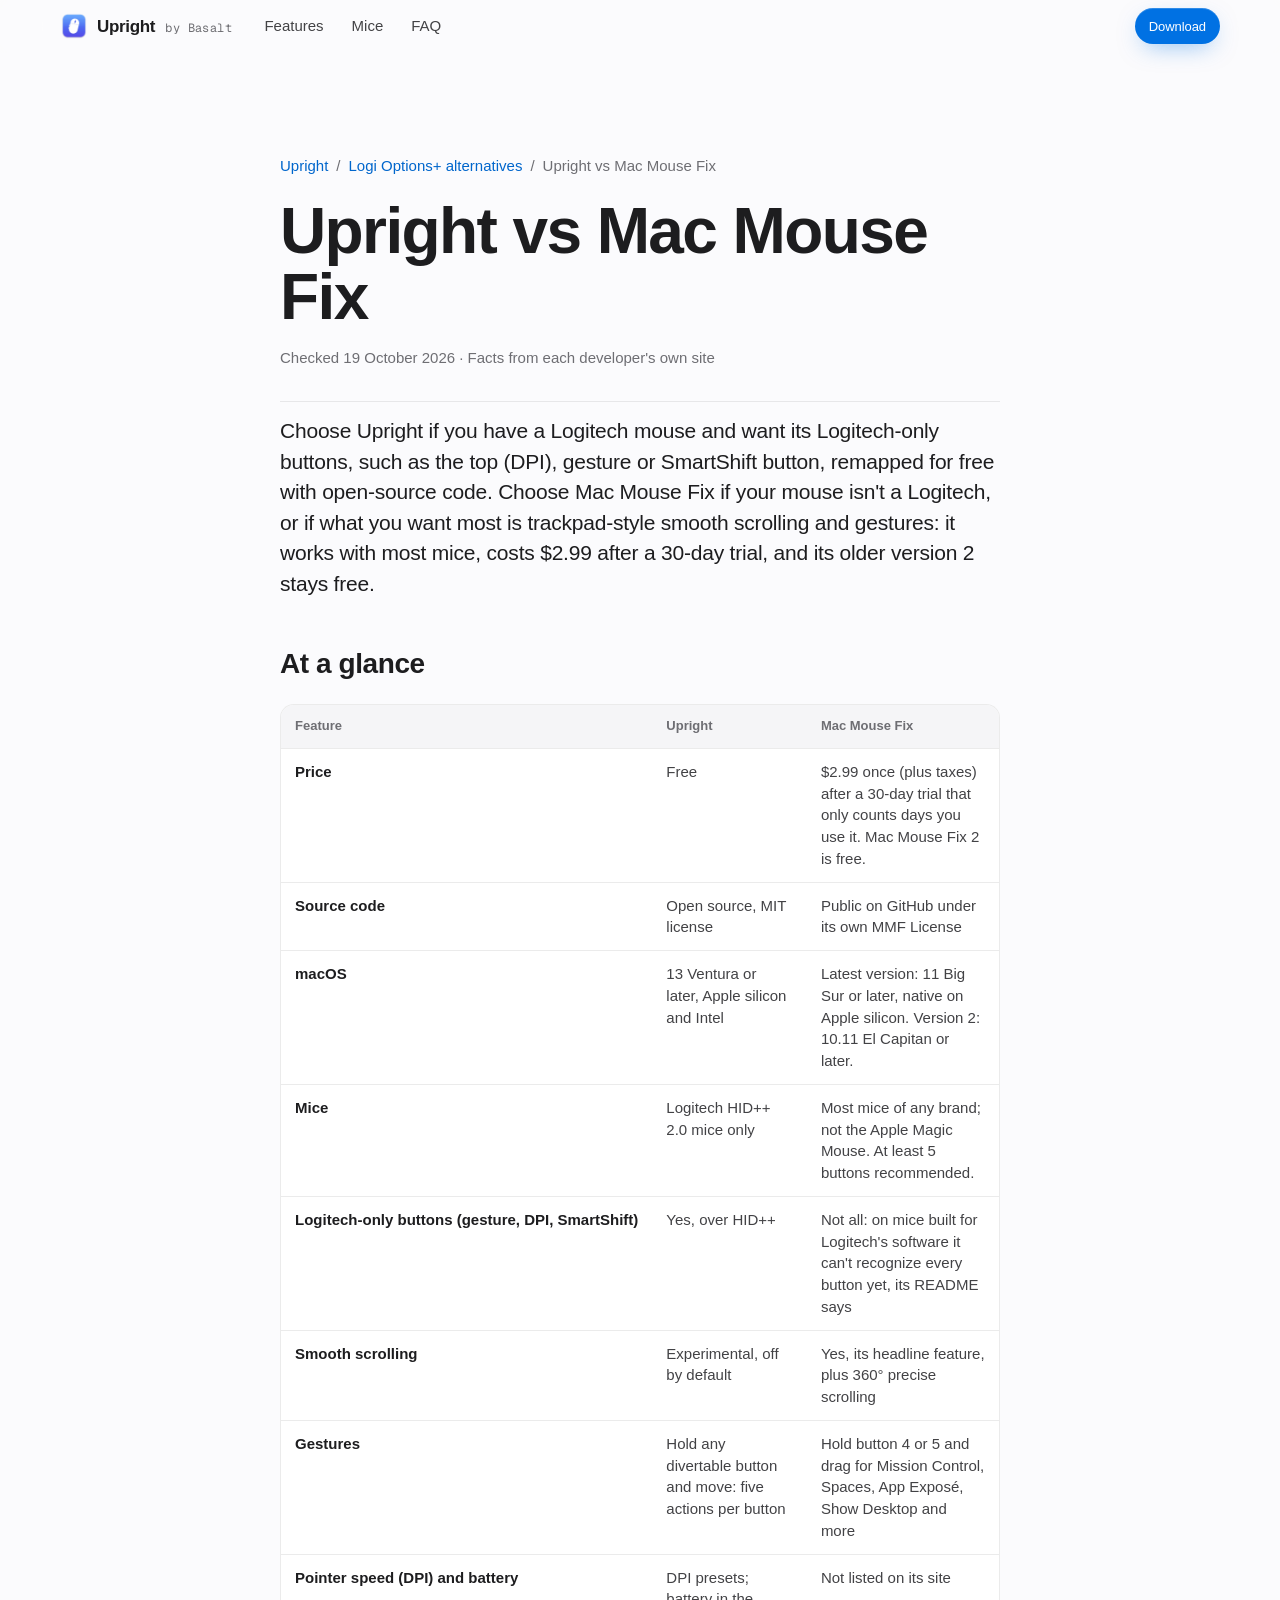
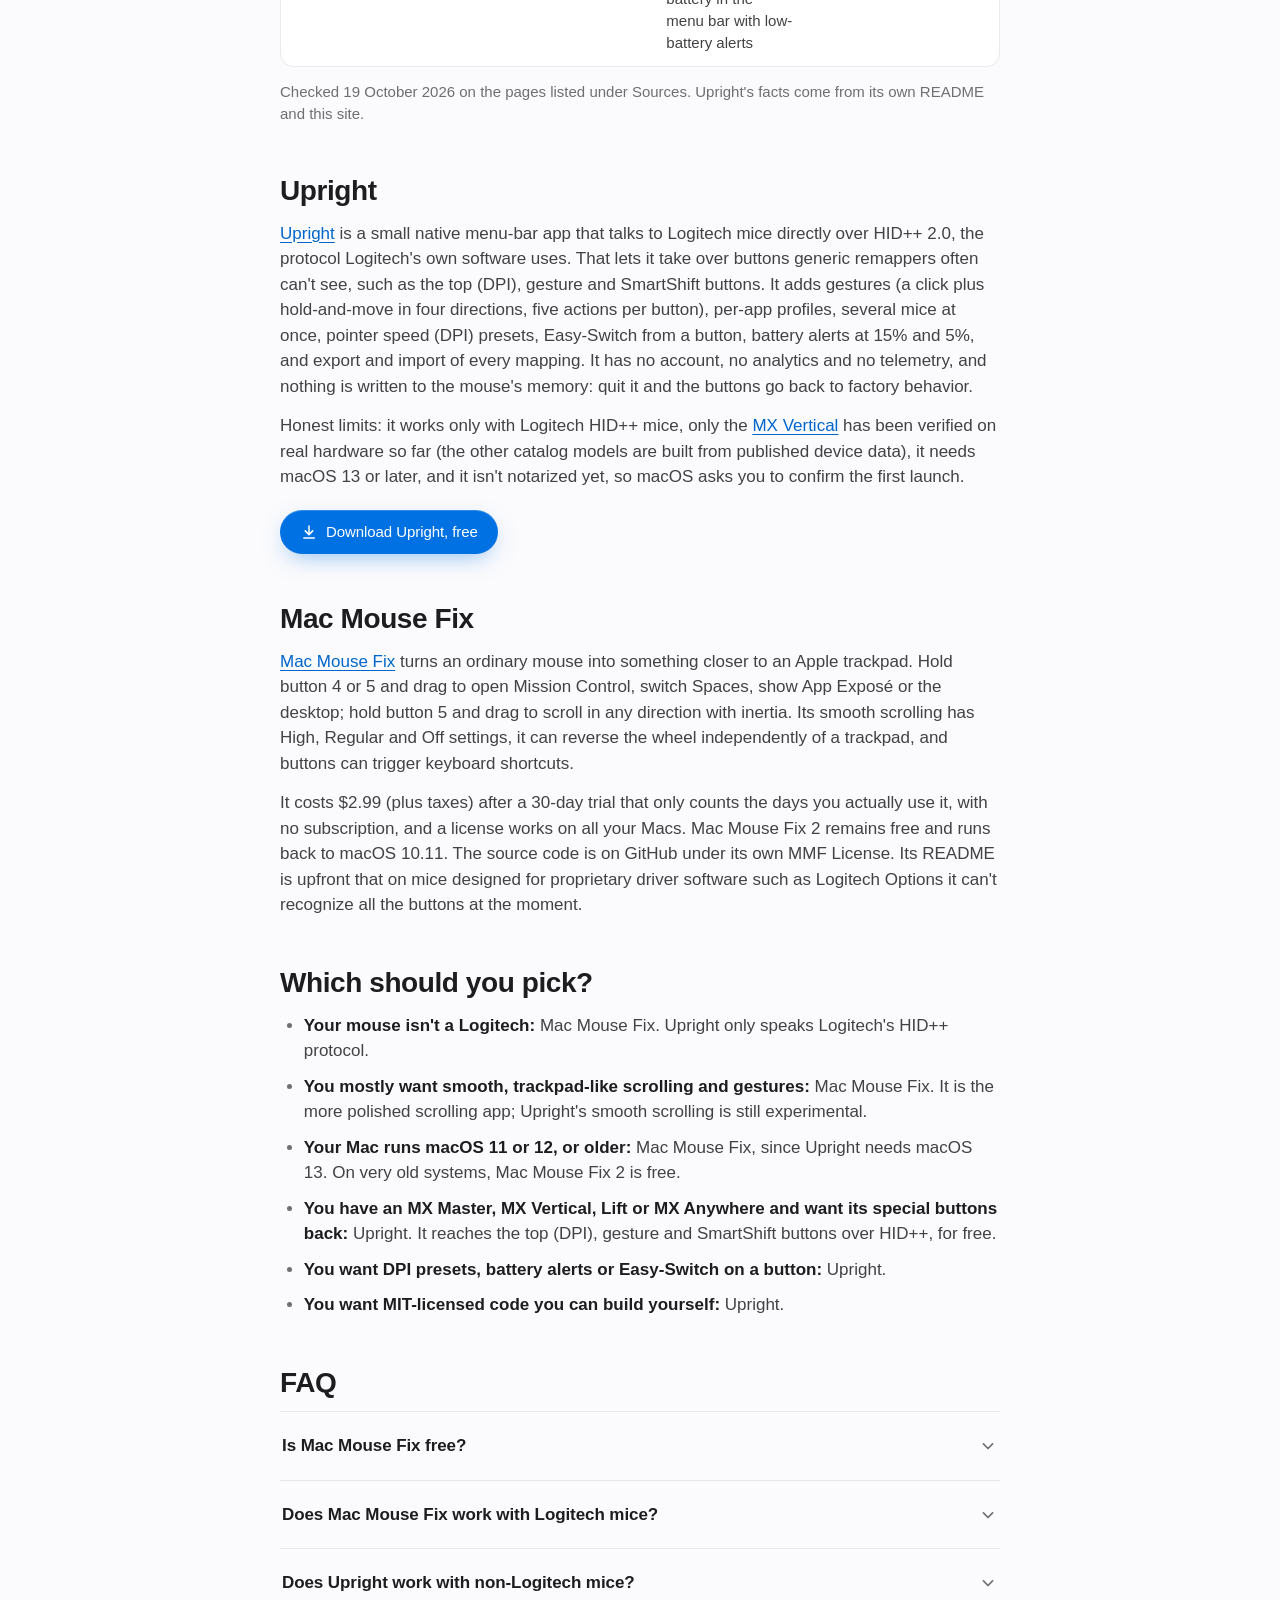
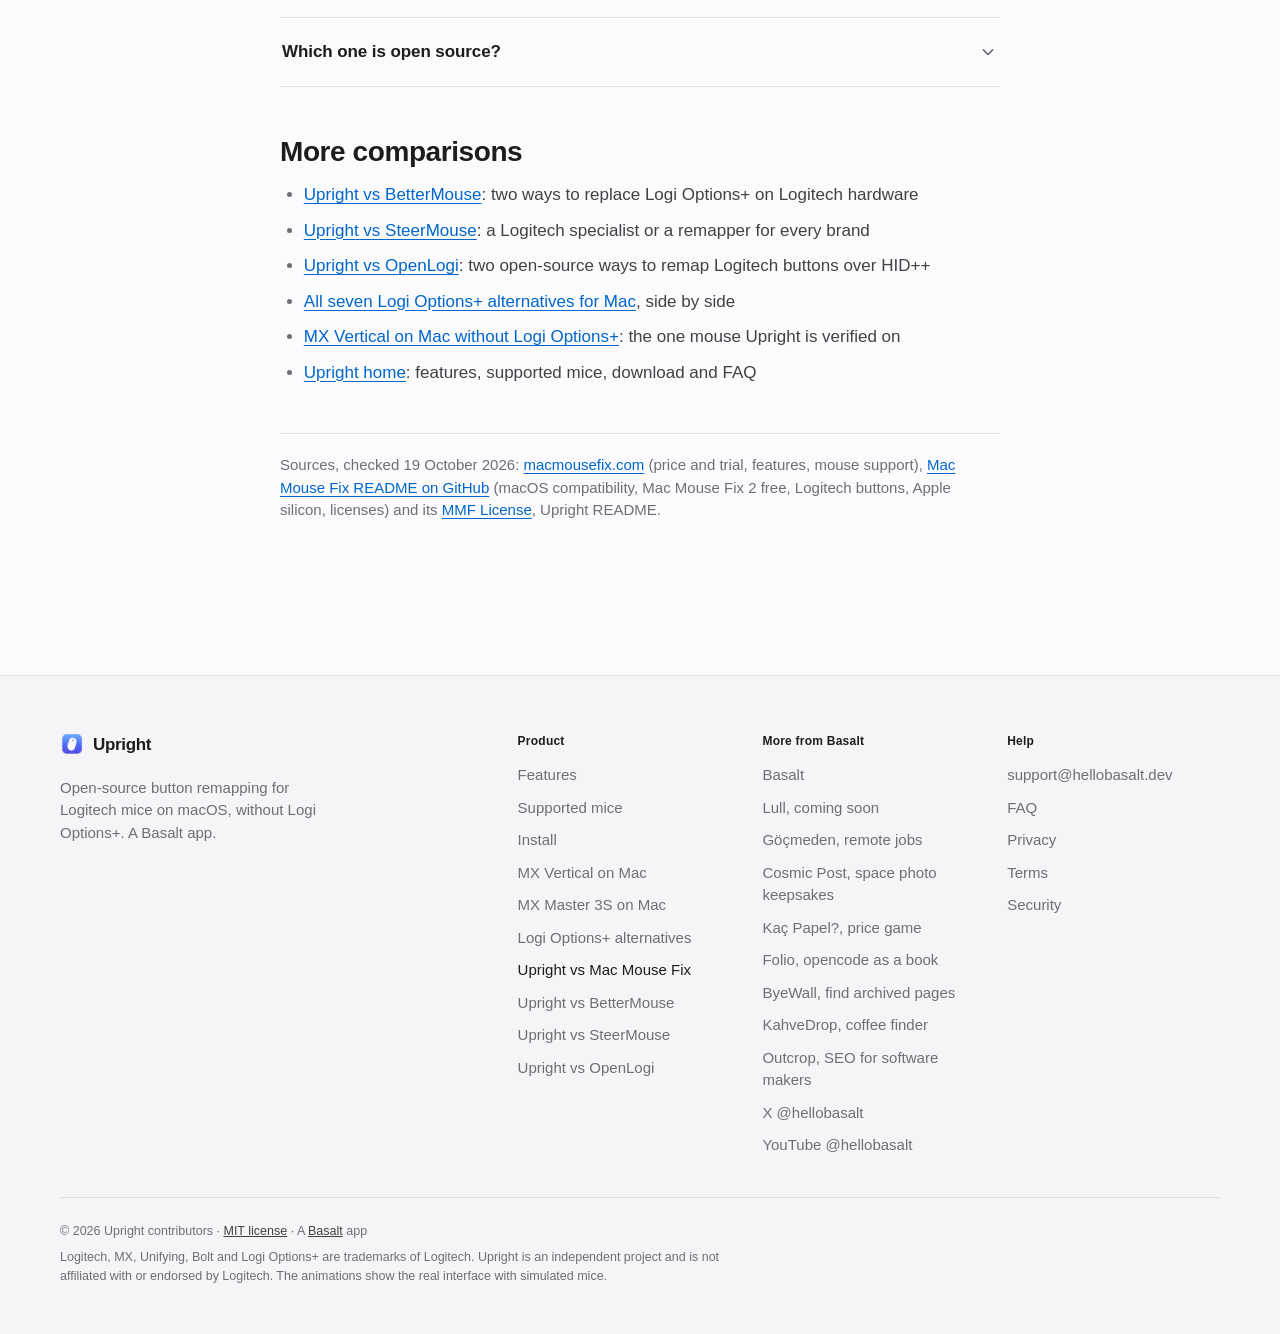
<file: site/upright-vs-mac-mouse-fix.html>
<!doctype html>
<html lang="en">
<head>
<meta charset="utf-8">
<meta name="viewport" content="width=device-width, initial-scale=1, viewport-fit=cover">
<title>Upright vs Mac Mouse Fix: Logitech remapper or any mouse?</title>
<meta name="description" content="Upright vs Mac Mouse Fix on price, source code, macOS support and Logitech buttons. Upright is free for Logitech mice; Mac Mouse Fix suits any mouse.">
<meta name="color-scheme" content="light dark">
<meta name="theme-color" content="#fbfbfd" media="(prefers-color-scheme: light)">
<meta name="theme-color" content="#000000" media="(prefers-color-scheme: dark)">
<link rel="canonical" href="https://upright.hellobasalt.dev/upright-vs-mac-mouse-fix">
<meta property="og:type" content="article">
<meta property="og:site_name" content="Upright">
<meta property="og:url" content="https://upright.hellobasalt.dev/upright-vs-mac-mouse-fix">
<meta property="og:title" content="Upright vs Mac Mouse Fix">
<meta property="og:description" content="Upright vs Mac Mouse Fix on price, source code, macOS support and Logitech buttons. Upright is free for Logitech mice; Mac Mouse Fix suits any mouse.">
<meta property="og:image" content="https://upright.hellobasalt.dev/assets/og-image.png?v=2">
<meta property="og:image:width" content="1200">
<meta property="og:image:height" content="630">
<meta property="og:image:alt" content="Upright: your Logitech mouse, without Logi Options+. The menu-bar panel lists three mice with their battery levels.">
<meta name="twitter:card" content="summary_large_image">
<meta name="twitter:title" content="Upright vs Mac Mouse Fix">
<meta name="twitter:description" content="Upright vs Mac Mouse Fix on price, source code, macOS support and Logitech buttons. Upright is free for Logitech mice; Mac Mouse Fix suits any mouse.">
<meta name="twitter:image" content="https://upright.hellobasalt.dev/assets/og-image.png?v=2">
<link rel="icon" type="image/png" href="assets/favicon.png">
<link rel="apple-touch-icon" href="assets/icon-256.png">
<link rel="stylesheet" href="assets/site.css?v=9">
<script type="application/ld+json">{"@context": "https://schema.org", "@type": "WebPage", "@id": "https://upright.hellobasalt.dev/upright-vs-mac-mouse-fix#webpage", "url": "https://upright.hellobasalt.dev/upright-vs-mac-mouse-fix", "name": "Upright vs Mac Mouse Fix: Logitech remapper or any mouse?", "description": "Upright vs Mac Mouse Fix on price, source code, macOS support and Logitech buttons. Upright is free for Logitech mice; Mac Mouse Fix suits any mouse.", "inLanguage": "en", "dateModified": "2026-10-20", "isPartOf": {"@type": "WebSite", "name": "Upright", "url": "https://upright.hellobasalt.dev/"}, "about": {"@type": "SoftwareApplication", "name": "Upright", "url": "https://upright.hellobasalt.dev/"}, "breadcrumb": {"@id": "https://upright.hellobasalt.dev/upright-vs-mac-mouse-fix#breadcrumb"}, "primaryImageOfPage": "https://upright.hellobasalt.dev/assets/og-image.png?v=2", "publisher": {"@type": "Organization", "@id": "https://hellobasalt.dev/#org", "name": "Basalt Studio", "alternateName": "Basalt", "url": "https://hellobasalt.dev/", "sameAs": ["https://x.com/hellobasalt", "https://www.youtube.com/@hellobasalt"]}}</script>
<script type="application/ld+json">{"@context": "https://schema.org", "@type": "BreadcrumbList", "@id": "https://upright.hellobasalt.dev/upright-vs-mac-mouse-fix#breadcrumb", "itemListElement": [{"@type": "ListItem", "position": 1, "name": "Upright", "item": "https://upright.hellobasalt.dev/"}, {"@type": "ListItem", "position": 2, "name": "Logi Options+ alternatives", "item": "https://upright.hellobasalt.dev/logi-options-alternatives"}, {"@type": "ListItem", "position": 3, "name": "Upright vs Mac Mouse Fix", "item": "https://upright.hellobasalt.dev/upright-vs-mac-mouse-fix"}]}</script>
<script type="application/ld+json">{"@context": "https://schema.org", "@type": "FAQPage", "mainEntity": [{"@type": "Question", "name": "Is Mac Mouse Fix free?", "acceptedAnswer": {"@type": "Answer", "text": "Mac Mouse Fix 2 is free. The current version is free for 30 days of use, then $2.99 plus taxes to own, with no subscription."}}, {"@type": "Question", "name": "Does Mac Mouse Fix work with Logitech mice?", "acceptedAnswer": {"@type": "Answer", "text": "Yes, for most buttons. Its README says that on mice designed for proprietary driver software like Logitech Options it can't recognize all the buttons at the moment. Upright talks to Logitech mice over HID++, so it can divert buttons such as the top (DPI), gesture and SmartShift buttons."}}, {"@type": "Question", "name": "Does Upright work with non-Logitech mice?", "acceptedAnswer": {"@type": "Answer", "text": "No. It only speaks Logitech's HID++ protocol. For other mice, Mac Mouse Fix is a good choice."}}, {"@type": "Question", "name": "Which one is open source?", "acceptedAnswer": {"@type": "Answer", "text": "Upright is open source under the MIT license. Mac Mouse Fix publishes its source code on GitHub under its own MMF License, which sets conditions on publishing apps derived from it."}}]}</script>
</head>
<body>
<a class="skip" href="#main">Skip to content</a>

<svg width="0" height="0" style="position:absolute" aria-hidden="true" focusable="false">
  <defs>
    <linearGradient id="mouse-grad" x1="0" y1="0" x2="0.4" y2="1">
      <stop offset="0" class="g0"></stop>
      <stop offset="1" class="g1"></stop>
    </linearGradient>
    <symbol id="i-download" viewBox="0 0 24 24"><path d="M12 4v11M7 10.5l5 5 5-5M5 20h14" fill="none" stroke="currentColor" stroke-width="2" stroke-linecap="round" stroke-linejoin="round"/></symbol>
    <symbol id="i-copy" viewBox="0 0 24 24"><g fill="none" stroke="currentColor" stroke-width="1.8" stroke-linecap="round" stroke-linejoin="round"><rect x="8.5" y="8.5" width="11" height="11" rx="2.5"/><path d="M15.5 8.5V6.5A2 2 0 0 0 13.5 4.5h-7a2 2 0 0 0-2 2v7a2 2 0 0 0 2 2h2"/></g></symbol>
    <symbol id="i-check" viewBox="0 0 24 24"><path d="M5 12.5 10 17.5 19 7" fill="none" stroke="currentColor" stroke-width="2.2" stroke-linecap="round" stroke-linejoin="round"/></symbol>
    <symbol id="i-chevron" viewBox="0 0 24 24"><path d="m6.5 9.5 5.5 5.5 5.5-5.5" fill="none" stroke="currentColor" stroke-width="2" stroke-linecap="round" stroke-linejoin="round"/></symbol>
    <symbol id="i-arrow" viewBox="0 0 24 24"><path d="M5 12h14M13 6l6 6-6 6" fill="none" stroke="currentColor" stroke-width="2" stroke-linecap="round" stroke-linejoin="round"/></symbol>
  </defs>
</svg>

<header class="nav">
  <div class="wrap nav-inner">
    <div class="brand-lockup">
      <a class="brand" href="./" aria-label="Upright home">
        <img src="assets/icon-256.png" alt="" width="28" height="28">
        <span>Upright</span>
      </a>
      <a class="by-basalt" href="https://hellobasalt.dev/">by Basalt</a>
    </div>
    <nav class="nav-links" aria-label="Sections">
      <a href="./#features">Features</a>
      <a href="./#mice">Mice</a>
      <a href="./#faq">FAQ</a>
    </nav>
    <div class="nav-end">
      <a class="btn btn-primary btn-sm" href="download">Download</a>
    </div>
  </div>
</header>

<main id="main" class="doc">
  <div class="wrap doc-wrap">
    <header class="doc-head">
      <nav class="crumbs" aria-label="Breadcrumb"><a href="./">Upright</a><span aria-hidden="true">/</span><a href="logi-options-alternatives">Logi Options+ alternatives</a><span aria-hidden="true">/</span><span aria-current="page">Upright vs Mac Mouse Fix</span></nav>
      <h1>Upright vs Mac Mouse Fix</h1>
      <p class="doc-meta">Checked 19 October 2026 · Facts from each developer's own site</p>
    </header>
    <div class="doc-body">
      <p class="doc-lede">Choose Upright if you have a Logitech mouse and want its Logitech-only buttons, such as the top (DPI), gesture or SmartShift button, remapped for free with open-source code. Choose Mac Mouse Fix if your mouse isn't a Logitech, or if what you want most is trackpad-style smooth scrolling and gestures: it works with most mice, costs $2.99 after a 30-day trial, and its older version 2 stays free.</p>
      <h2 id="at-a-glance">At a glance</h2>
      <div class="cmp-scroll" role="region" aria-label="Comparison table" tabindex="0">
        <table class="cmp">
          <thead><tr><th scope="col">Feature</th><th scope="col">Upright</th><th scope="col">Mac Mouse Fix</th></tr></thead>
          <tbody>
            <tr><th scope="row">Price</th><td>Free</td><td>$2.99 once (plus taxes) after a 30-day trial that only counts days you use it. Mac Mouse Fix 2 is free.</td></tr>
            <tr><th scope="row">Source code</th><td>Open source, MIT license</td><td>Public on GitHub under its own MMF License</td></tr>
            <tr><th scope="row">macOS</th><td>13 Ventura or later, Apple silicon and Intel</td><td>Latest version: 11 Big Sur or later, native on Apple silicon. Version 2: 10.11 El Capitan or later.</td></tr>
            <tr><th scope="row">Mice</th><td>Logitech HID++ 2.0 mice only</td><td>Most mice of any brand; not the Apple Magic Mouse. At least 5 buttons recommended.</td></tr>
            <tr><th scope="row">Logitech-only buttons (gesture, DPI, SmartShift)</th><td>Yes, over HID++</td><td>Not all: on mice built for Logitech's software it can't recognize every button yet, its README says</td></tr>
            <tr><th scope="row">Smooth scrolling</th><td>Experimental, off by default</td><td>Yes, its headline feature, plus 360° precise scrolling</td></tr>
            <tr><th scope="row">Gestures</th><td>Hold any divertable button and move: five actions per button</td><td>Hold button 4 or 5 and drag for Mission Control, Spaces, App Exposé, Show Desktop and more</td></tr>
            <tr><th scope="row">Pointer speed (DPI) and battery</th><td>DPI presets; battery in the menu bar with low-battery alerts</td><td>Not listed on its site</td></tr>
          </tbody>
        </table>
      </div>
      <p class="cmp-note">Checked 19 October 2026 on the pages listed under Sources. Upright's facts come from its own README and this site.</p>
      <h2 id="upright">Upright</h2>
      <p><a href="./">Upright</a> is a small native menu-bar app that talks to Logitech mice directly over HID++ 2.0, the protocol Logitech's own software uses. That lets it take over buttons generic remappers often can't see, such as the top (DPI), gesture and SmartShift buttons. It adds gestures (a click plus hold-and-move in four directions, five actions per button), per-app profiles, several mice at once, pointer speed (DPI) presets, Easy-Switch from a button, battery alerts at 15% and 5%, and export and import of every mapping. It has no account, no analytics and no telemetry, and nothing is written to the mouse's memory: quit it and the buttons go back to factory behavior.</p>
      <p>Honest limits: it works only with Logitech HID++ mice, only the <a href="mx-vertical">MX Vertical</a> has been verified on real hardware so far (the other catalog models are built from published device data), it needs macOS 13 or later, and it isn't notarized yet, so macOS asks you to confirm the first launch.</p>
      <p class="cmp-cta"><a class="btn btn-primary" href="download"><svg aria-hidden="true"><use href="#i-download"/></svg>Download Upright, free</a></p>
      <h2 id="mac-mouse-fix">Mac Mouse Fix</h2>
      <p><a href="https://macmousefix.com/">Mac Mouse Fix</a> turns an ordinary mouse into something closer to an Apple trackpad. Hold button 4 or 5 and drag to open Mission Control, switch Spaces, show App Exposé or the desktop; hold button 5 and drag to scroll in any direction with inertia. Its smooth scrolling has High, Regular and Off settings, it can reverse the wheel independently of a trackpad, and buttons can trigger keyboard shortcuts.</p>
      <p>It costs $2.99 (plus taxes) after a 30-day trial that only counts the days you actually use it, with no subscription, and a license works on all your Macs. Mac Mouse Fix 2 remains free and runs back to macOS 10.11. The source code is on GitHub under its own MMF License. Its README is upfront that on mice designed for proprietary driver software such as Logitech Options it can't recognize all the buttons at the moment.</p>
      <h2 id="which-should-you-pick">Which should you pick?</h2>
      <ul>
        <li><b>Your mouse isn't a Logitech:</b> Mac Mouse Fix. Upright only speaks Logitech's HID++ protocol.</li>
        <li><b>You mostly want smooth, trackpad-like scrolling and gestures:</b> Mac Mouse Fix. It is the more polished scrolling app; Upright's smooth scrolling is still experimental.</li>
        <li><b>Your Mac runs macOS 11 or 12, or older:</b> Mac Mouse Fix, since Upright needs macOS 13. On very old systems, Mac Mouse Fix 2 is free.</li>
        <li><b>You have an MX Master, MX Vertical, Lift or MX Anywhere and want its special buttons back:</b> Upright. It reaches the top (DPI), gesture and SmartShift buttons over HID++, for free.</li>
        <li><b>You want DPI presets, battery alerts or Easy-Switch on a button:</b> Upright.</li>
        <li><b>You want MIT-licensed code you can build yourself:</b> Upright.</li>
      </ul>

      <h2 id="faq">FAQ</h2>
      <div class="faq cmp-faq">
        <details>
          <summary>Is Mac Mouse Fix free?<svg aria-hidden="true"><use href="#i-chevron"/></svg></summary>
          <div class="faq-a"><p>Mac Mouse Fix 2 is free. The current version is free for 30 days of use, then $2.99 plus taxes to own, with no subscription.</p></div>
        </details>
        <details>
          <summary>Does Mac Mouse Fix work with Logitech mice?<svg aria-hidden="true"><use href="#i-chevron"/></svg></summary>
          <div class="faq-a"><p>Yes, for most buttons. Its README says that on mice designed for proprietary driver software like Logitech Options it can't recognize all the buttons at the moment. Upright talks to Logitech mice over HID++, so it can divert buttons such as the top (DPI), gesture and SmartShift buttons.</p></div>
        </details>
        <details>
          <summary>Does Upright work with non-Logitech mice?<svg aria-hidden="true"><use href="#i-chevron"/></svg></summary>
          <div class="faq-a"><p>No. It only speaks Logitech's HID++ protocol. For other mice, Mac Mouse Fix is a good choice.</p></div>
        </details>
        <details>
          <summary>Which one is open source?<svg aria-hidden="true"><use href="#i-chevron"/></svg></summary>
          <div class="faq-a"><p>Upright is open source under the MIT license. Mac Mouse Fix publishes its source code on GitHub under its own MMF License, which sets conditions on publishing apps derived from it.</p></div>
        </details>
      </div>

      <h2 id="more-comparisons">More comparisons</h2>
      <ul>
        <li><a href="upright-vs-bettermouse">Upright vs BetterMouse</a>: two ways to replace Logi Options+ on Logitech hardware</li>
        <li><a href="upright-vs-steermouse">Upright vs SteerMouse</a>: a Logitech specialist or a remapper for every brand</li>
        <li><a href="upright-vs-openlogi">Upright vs OpenLogi</a>: two open-source ways to remap Logitech buttons over HID++</li>
        <li><a href="logi-options-alternatives">All seven Logi Options+ alternatives for Mac</a>, side by side</li>
        <li><a href="mx-vertical">MX Vertical on Mac without Logi Options+</a>: the one mouse Upright is verified on</li>
        <li><a href="./">Upright home</a>: features, supported mice, download and FAQ</li>
      </ul>

      <p class="cmp-sources">Sources, checked 19 October 2026: <a href="https://macmousefix.com/">macmousefix.com</a> (price and trial, features, mouse support), <a href="https://github.com/noah-nuebling/mac-mouse-fix">Mac Mouse Fix README on GitHub</a> (macOS compatibility, Mac Mouse Fix 2 free, Logitech buttons, Apple silicon, licenses) and its <a href="https://github.com/noah-nuebling/mac-mouse-fix/blob/master/License">MMF License</a>, Upright README.</p>
    </div>
  </div>
</main>

<footer class="footer">
  <div class="wrap">
    <div class="footer-grid">
      <div class="footer-brand">
        <a class="brand" href="./"><img src="assets/icon-256.png" alt="" width="24" height="24" loading="lazy"><span>Upright</span></a>
        <p>Open-source button remapping for Logitech mice on macOS, without Logi Options+. A Basalt app.</p>
      </div>
      <nav aria-labelledby="f-product">
        <p class="f-title" id="f-product">Product</p>
        <a href="./#features">Features</a>
        <a href="./#mice">Supported mice</a>
        <a href="./#download">Install</a>
        <a href="mx-vertical">MX Vertical on Mac</a>
        <a href="mx-master-3s-mac-without-options">MX Master 3S on Mac</a>
        <a href="logi-options-alternatives">Logi Options+ alternatives</a>
        <a href="upright-vs-mac-mouse-fix" aria-current="page">Upright vs Mac Mouse Fix</a>
        <a href="upright-vs-bettermouse">Upright vs BetterMouse</a>
        <a href="upright-vs-steermouse">Upright vs SteerMouse</a>
        <a href="upright-vs-openlogi">Upright vs OpenLogi</a>
      </nav>
      <nav aria-labelledby="f-basalt">
        <p class="f-title" id="f-basalt">More from Basalt</p>
        <a href="https://hellobasalt.dev/">Basalt</a>
        <a href="https://lull.hellobasalt.dev/">Lull, coming soon</a>
        <a href="https://gocmeden.hellobasalt.dev/">Göçmeden, remote jobs</a>
        <a href="https://cosmicpost.lol/">Cosmic Post, space photo keepsakes</a>
        <a href="https://kacpapel.app/">Kaç Papel?, price game</a>
        <a href="https://folio.hellobasalt.dev/">Folio, opencode as a book</a>
        <a href="https://byewall.hellobasalt.dev/">ByeWall, find archived pages</a>
        <a href="https://kahve.hellobasalt.dev/">KahveDrop, coffee finder</a>
        <a href="https://outcrop.hellobasalt.dev/">Outcrop, SEO for software makers</a>
        <a href="https://x.com/hellobasalt">X @hellobasalt</a>
        <a href="https://www.youtube.com/@hellobasalt">YouTube @hellobasalt</a>
      </nav>
      <nav aria-labelledby="f-help">
        <p class="f-title" id="f-help">Help</p>
        <a href="mailto:support@hellobasalt.dev">support@hellobasalt.dev</a>
        <a href="./#faq">FAQ</a>
        <a href="privacy">Privacy</a>
        <a href="terms">Terms</a>
        <a href="mailto:support@hellobasalt.dev?subject=Upright%20security">Security</a>
      </nav>
    </div>
    <div class="footer-base">
      <p>© 2026 Upright contributors · <a href="license">MIT license</a> · A <a href="https://hellobasalt.dev/">Basalt</a> app</p>
      <p>Logitech, MX, Unifying, Bolt and Logi Options+ are trademarks of Logitech. Upright is an independent project and is not affiliated with or endorsed by Logitech. The animations show the real interface with simulated mice.</p>
    </div>
  </div>
</footer>
</body>
</html>
</file>
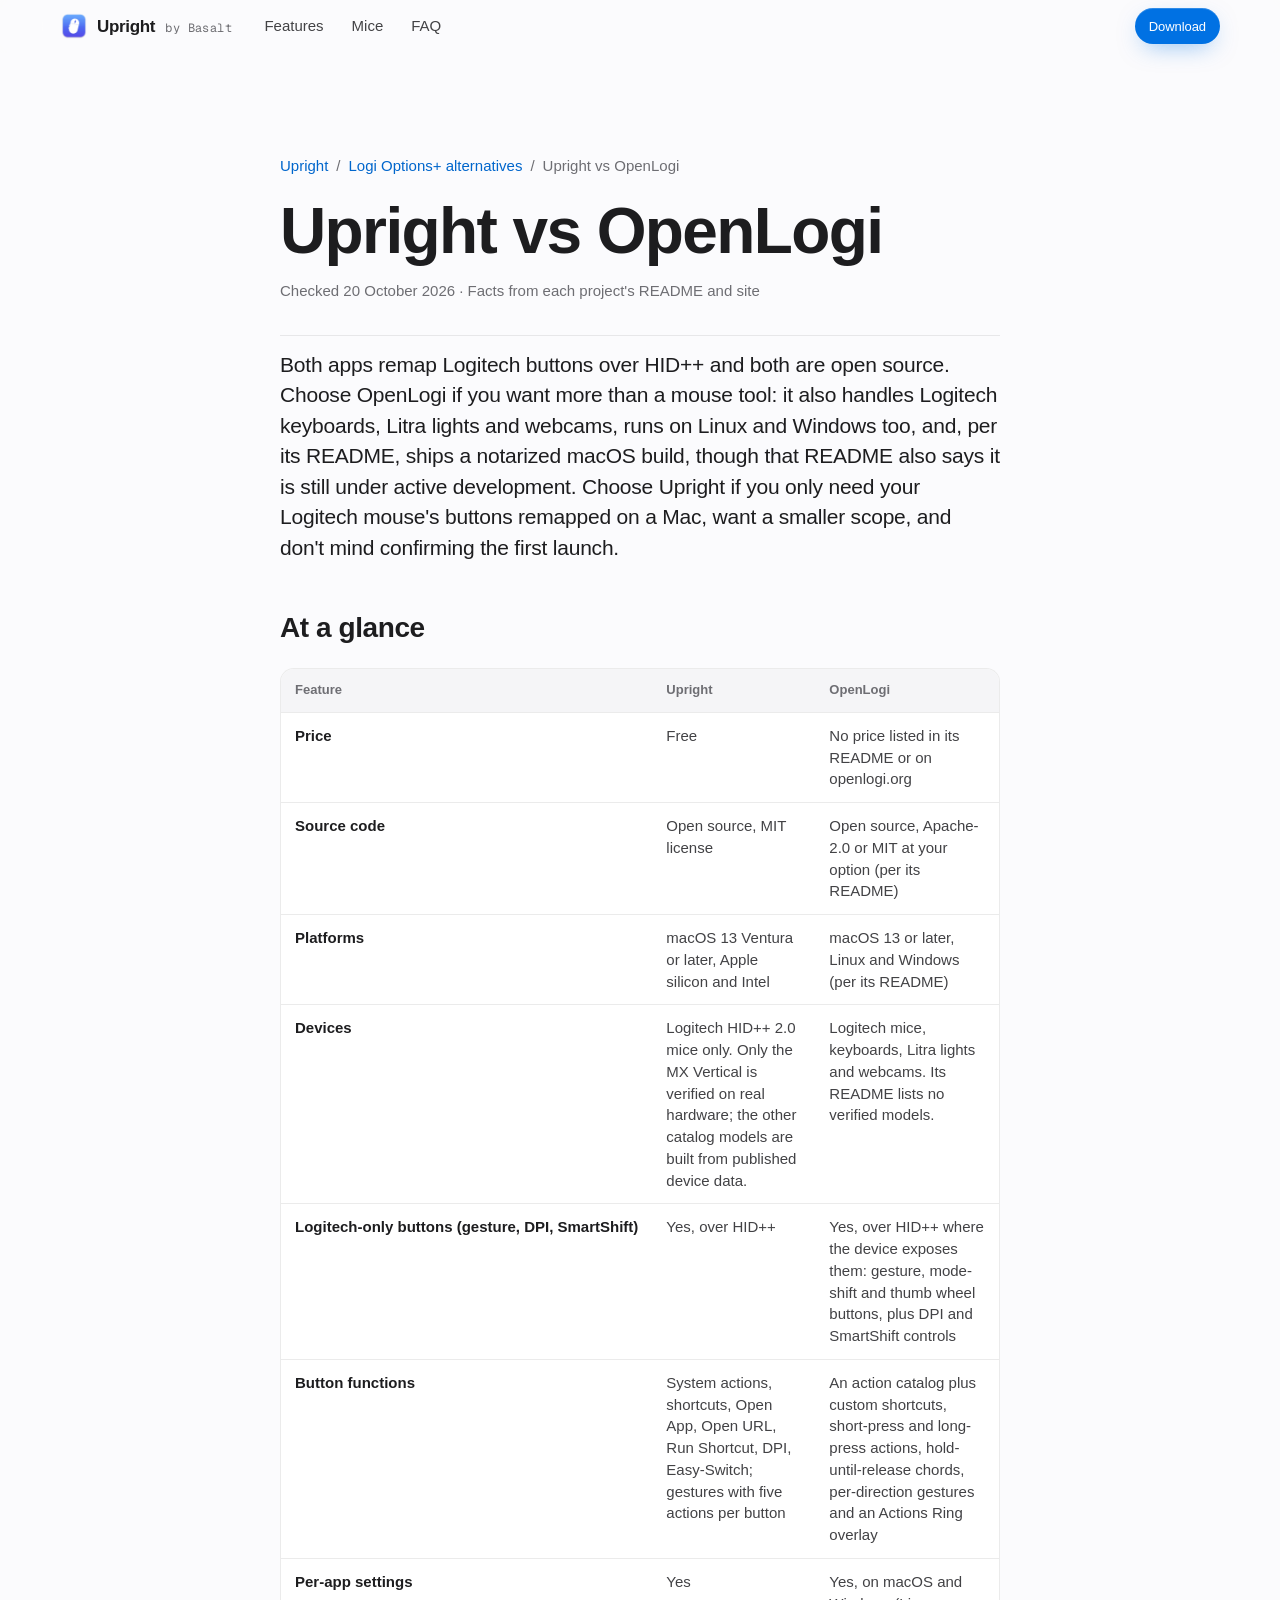
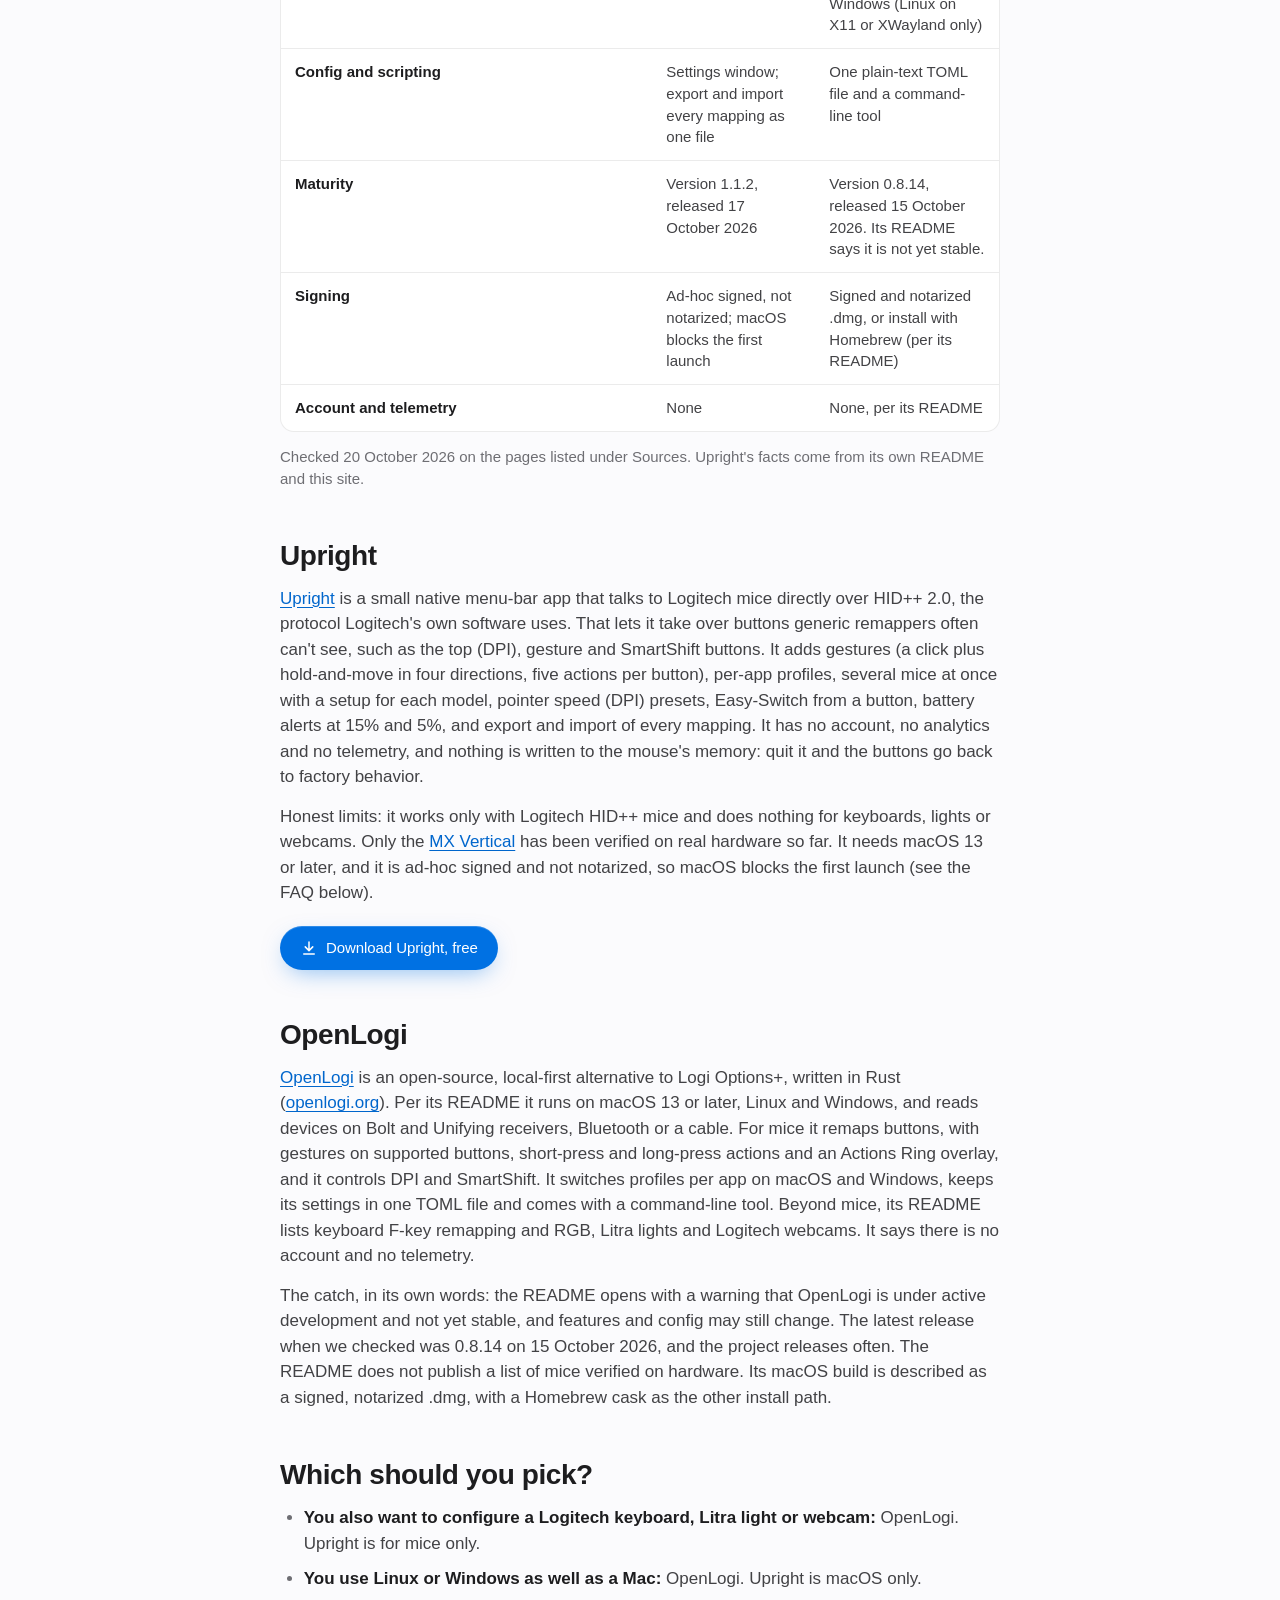
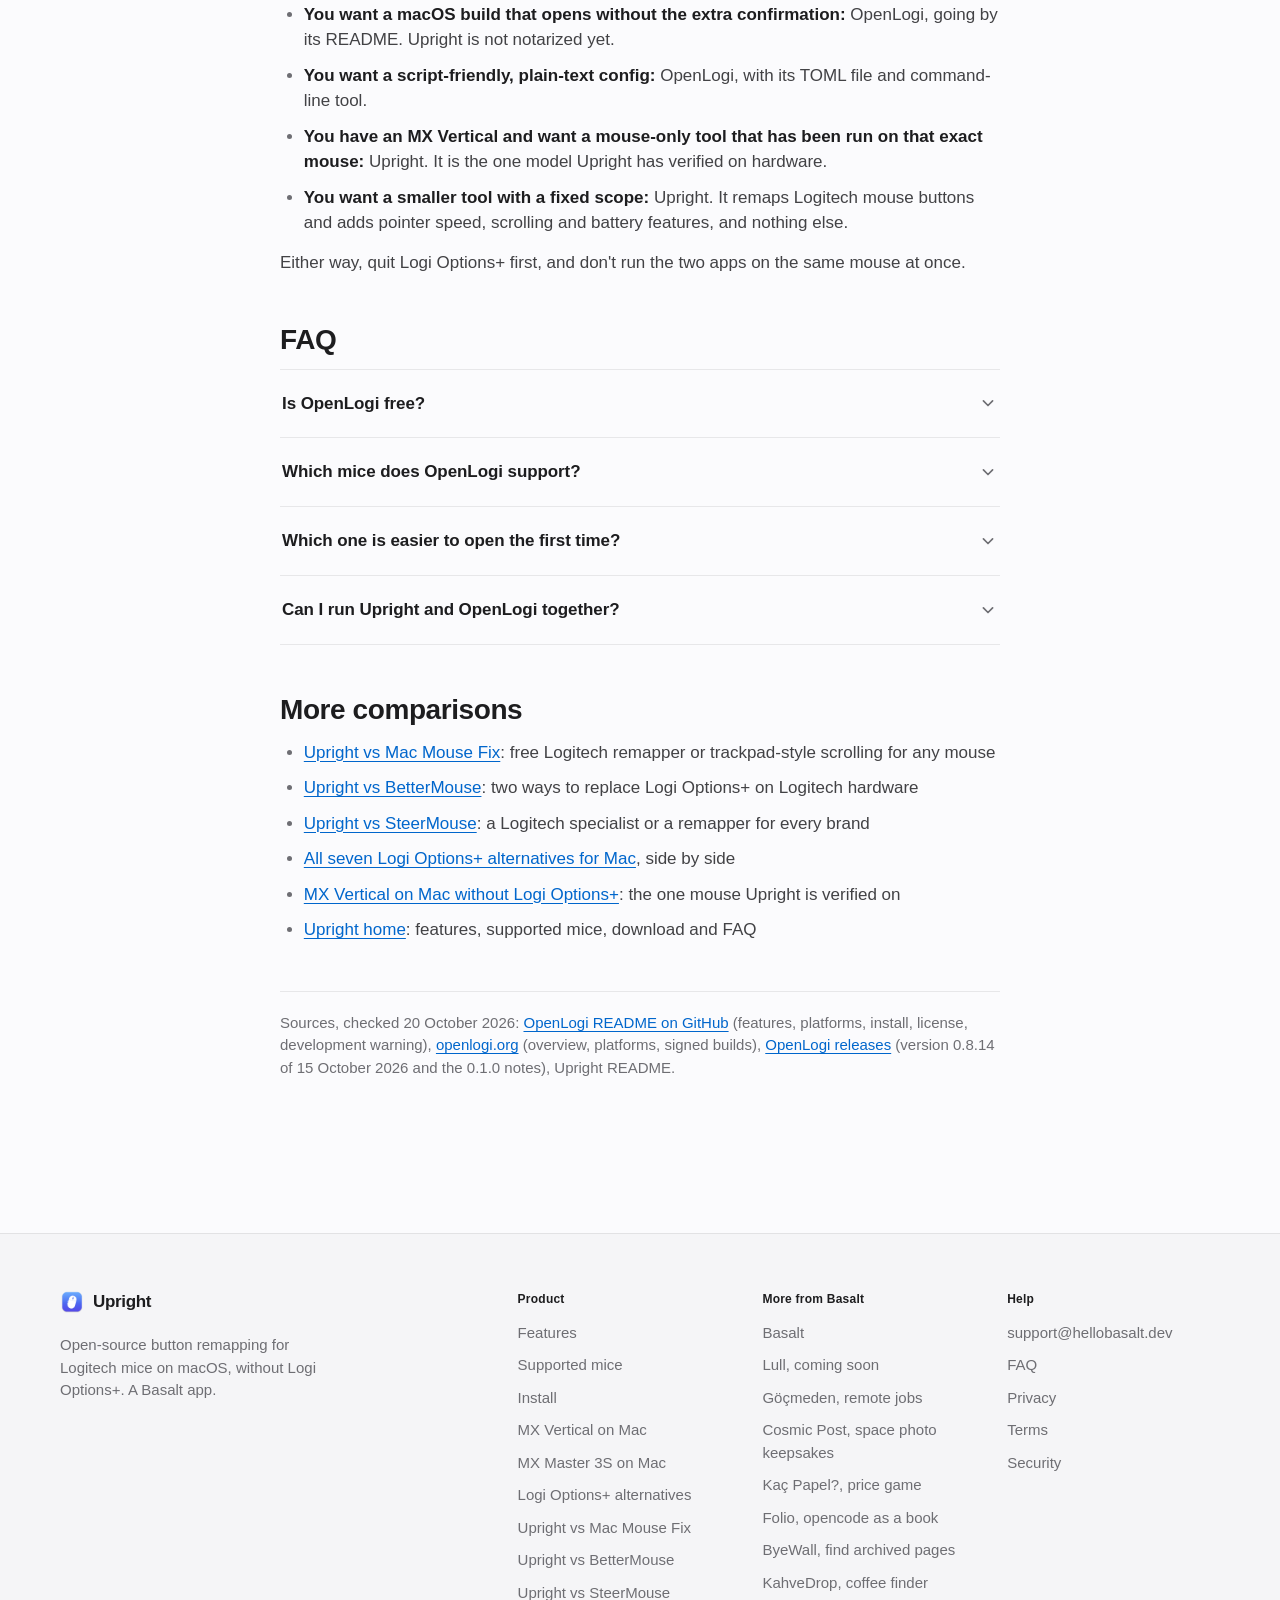
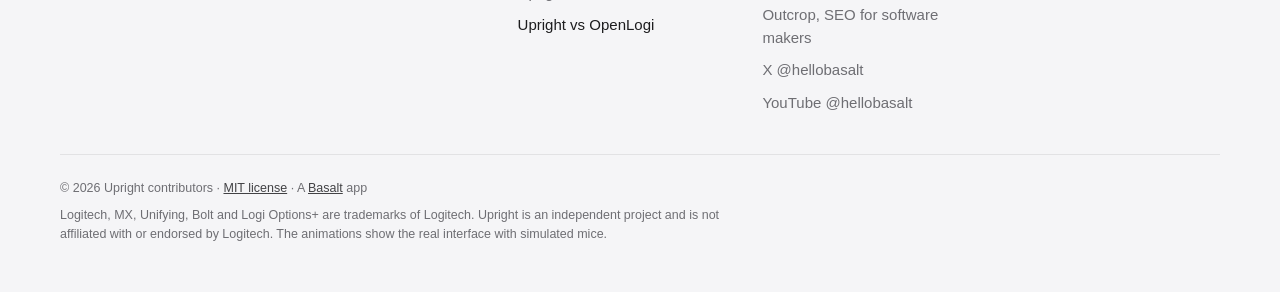
<file: site/upright-vs-openlogi.html>
<!doctype html>
<html lang="en">
<head>
<meta charset="utf-8">
<meta name="viewport" content="width=device-width, initial-scale=1, viewport-fit=cover">
<title>Upright vs OpenLogi: Logitech mouse apps for Mac compared</title>
<meta name="description" content="Upright vs OpenLogi on source code, macOS support, mice covered and first launch. Both remap Logitech buttons over HID++; Upright is mouse-only and free, OpenLogi covers more Logitech gear.">
<meta name="color-scheme" content="light dark">
<meta name="theme-color" content="#fbfbfd" media="(prefers-color-scheme: light)">
<meta name="theme-color" content="#000000" media="(prefers-color-scheme: dark)">
<link rel="canonical" href="https://upright.hellobasalt.dev/upright-vs-openlogi">
<meta property="og:type" content="article">
<meta property="og:site_name" content="Upright">
<meta property="og:url" content="https://upright.hellobasalt.dev/upright-vs-openlogi">
<meta property="og:title" content="Upright vs OpenLogi">
<meta property="og:description" content="Upright vs OpenLogi on source code, macOS support, mice covered and first launch. Both remap Logitech buttons over HID++; Upright is mouse-only and free, OpenLogi covers more Logitech gear.">
<meta property="og:image" content="https://upright.hellobasalt.dev/assets/og-image.png?v=2">
<meta property="og:image:width" content="1200">
<meta property="og:image:height" content="630">
<meta property="og:image:alt" content="Upright: your Logitech mouse, without Logi Options+. The menu-bar panel lists three mice with their battery levels.">
<meta name="twitter:card" content="summary_large_image">
<meta name="twitter:title" content="Upright vs OpenLogi">
<meta name="twitter:description" content="Upright vs OpenLogi on source code, macOS support, mice covered and first launch. Both remap Logitech buttons over HID++; Upright is mouse-only and free, OpenLogi covers more Logitech gear.">
<meta name="twitter:image" content="https://upright.hellobasalt.dev/assets/og-image.png?v=2">
<link rel="icon" type="image/png" href="assets/favicon.png">
<link rel="apple-touch-icon" href="assets/icon-256.png">
<link rel="stylesheet" href="assets/site.css?v=9">
<script type="application/ld+json">{"@context": "https://schema.org", "@type": "WebPage", "@id": "https://upright.hellobasalt.dev/upright-vs-openlogi#webpage", "url": "https://upright.hellobasalt.dev/upright-vs-openlogi", "name": "Upright vs OpenLogi: Logitech mouse apps for Mac compared", "description": "Upright vs OpenLogi on source code, macOS support, mice covered and first launch. Both remap Logitech buttons over HID++; Upright is mouse-only and free, OpenLogi covers more Logitech gear.", "inLanguage": "en", "datePublished": "2026-10-20", "dateModified": "2026-10-20", "isPartOf": {"@type": "WebSite", "name": "Upright", "url": "https://upright.hellobasalt.dev/"}, "about": {"@type": "SoftwareApplication", "name": "Upright", "url": "https://upright.hellobasalt.dev/"}, "breadcrumb": {"@id": "https://upright.hellobasalt.dev/upright-vs-openlogi#breadcrumb"}, "primaryImageOfPage": "https://upright.hellobasalt.dev/assets/og-image.png?v=2", "publisher": {"@type": "Organization", "@id": "https://hellobasalt.dev/#org", "name": "Basalt Studio", "alternateName": "Basalt", "url": "https://hellobasalt.dev/", "sameAs": ["https://x.com/hellobasalt", "https://www.youtube.com/@hellobasalt"]}}</script>
<script type="application/ld+json">{"@context": "https://schema.org", "@type": "BreadcrumbList", "@id": "https://upright.hellobasalt.dev/upright-vs-openlogi#breadcrumb", "itemListElement": [{"@type": "ListItem", "position": 1, "name": "Upright", "item": "https://upright.hellobasalt.dev/"}, {"@type": "ListItem", "position": 2, "name": "Logi Options+ alternatives", "item": "https://upright.hellobasalt.dev/logi-options-alternatives"}, {"@type": "ListItem", "position": 3, "name": "Upright vs OpenLogi", "item": "https://upright.hellobasalt.dev/upright-vs-openlogi"}]}</script>
<script type="application/ld+json">{"@context": "https://schema.org", "@type": "FAQPage", "mainEntity": [{"@type": "Question", "name": "Is OpenLogi free?", "acceptedAnswer": {"@type": "Answer", "text": "Yes, as far as its own pages say. The code is open source, dual-licensed under Apache-2.0 or MIT per its README, and neither the README nor openlogi.org lists a price. Upright is free and MIT-licensed."}}, {"@type": "Question", "name": "Which mice does OpenLogi support?", "acceptedAnswer": {"@type": "Answer", "text": "Its README says Logitech mice, keyboards, Litra lights and webcams, over HID++ and UVC, and it publishes no list of verified models. Its first release notes, from 30 May 2026, said only the MX Master 4 had been tested on real hardware. Upright's catalog covers mice only, and only the MX Vertical is verified on hardware."}}, {"@type": "Question", "name": "Which one is easier to open the first time?", "acceptedAnswer": {"@type": "Answer", "text": "OpenLogi. Its README says the macOS .dmg is signed and notarized. Upright is ad-hoc signed and not notarized, so macOS blocks the first launch. On macOS 15 or later, try to open it once, then go to System Settings, Privacy & Security and click Open Anyway. On macOS 13 and 14 you can right-click it and choose Open."}}, {"@type": "Question", "name": "Can I run Upright and OpenLogi together?", "acceptedAnswer": {"@type": "Answer", "text": "Not on the same mouse. Both talk to Logitech mice over HID++, and only one app can own a mouse's buttons at a time. OpenLogi's README tells you to quit Logi Options+ first for the same reason. Quit one before you open the other."}}]}</script>
</head>
<body>
<a class="skip" href="#main">Skip to content</a>

<svg width="0" height="0" style="position:absolute" aria-hidden="true" focusable="false">
  <defs>
    <linearGradient id="mouse-grad" x1="0" y1="0" x2="0.4" y2="1">
      <stop offset="0" class="g0"></stop>
      <stop offset="1" class="g1"></stop>
    </linearGradient>
    <symbol id="i-download" viewBox="0 0 24 24"><path d="M12 4v11M7 10.5l5 5 5-5M5 20h14" fill="none" stroke="currentColor" stroke-width="2" stroke-linecap="round" stroke-linejoin="round"/></symbol>
    <symbol id="i-copy" viewBox="0 0 24 24"><g fill="none" stroke="currentColor" stroke-width="1.8" stroke-linecap="round" stroke-linejoin="round"><rect x="8.5" y="8.5" width="11" height="11" rx="2.5"/><path d="M15.5 8.5V6.5A2 2 0 0 0 13.5 4.5h-7a2 2 0 0 0-2 2v7a2 2 0 0 0 2 2h2"/></g></symbol>
    <symbol id="i-check" viewBox="0 0 24 24"><path d="M5 12.5 10 17.5 19 7" fill="none" stroke="currentColor" stroke-width="2.2" stroke-linecap="round" stroke-linejoin="round"/></symbol>
    <symbol id="i-chevron" viewBox="0 0 24 24"><path d="m6.5 9.5 5.5 5.5 5.5-5.5" fill="none" stroke="currentColor" stroke-width="2" stroke-linecap="round" stroke-linejoin="round"/></symbol>
    <symbol id="i-arrow" viewBox="0 0 24 24"><path d="M5 12h14M13 6l6 6-6 6" fill="none" stroke="currentColor" stroke-width="2" stroke-linecap="round" stroke-linejoin="round"/></symbol>
  </defs>
</svg>

<header class="nav">
  <div class="wrap nav-inner">
    <div class="brand-lockup">
      <a class="brand" href="./" aria-label="Upright home">
        <img src="assets/icon-256.png" alt="" width="28" height="28">
        <span>Upright</span>
      </a>
      <a class="by-basalt" href="https://hellobasalt.dev/">by Basalt</a>
    </div>
    <nav class="nav-links" aria-label="Sections">
      <a href="./#features">Features</a>
      <a href="./#mice">Mice</a>
      <a href="./#faq">FAQ</a>
    </nav>
    <div class="nav-end">
      <a class="btn btn-primary btn-sm" href="download">Download</a>
    </div>
  </div>
</header>

<main id="main" class="doc">
  <div class="wrap doc-wrap">
    <header class="doc-head">
      <nav class="crumbs" aria-label="Breadcrumb"><a href="./">Upright</a><span aria-hidden="true">/</span><a href="logi-options-alternatives">Logi Options+ alternatives</a><span aria-hidden="true">/</span><span aria-current="page">Upright vs OpenLogi</span></nav>
      <h1>Upright vs OpenLogi</h1>
      <p class="doc-meta">Checked 20 October 2026 · Facts from each project's README and site</p>
    </header>
    <div class="doc-body">
      <p class="doc-lede">Both apps remap Logitech buttons over HID++ and both are open source. Choose OpenLogi if you want more than a mouse tool: it also handles Logitech keyboards, Litra lights and webcams, runs on Linux and Windows too, and, per its README, ships a notarized macOS build, though that README also says it is still under active development. Choose Upright if you only need your Logitech mouse's buttons remapped on a Mac, want a smaller scope, and don't mind confirming the first launch.</p>
      <h2 id="at-a-glance">At a glance</h2>
      <div class="cmp-scroll" role="region" aria-label="Comparison table" tabindex="0">
        <table class="cmp">
          <thead><tr><th scope="col">Feature</th><th scope="col">Upright</th><th scope="col">OpenLogi</th></tr></thead>
          <tbody>
            <tr><th scope="row">Price</th><td>Free</td><td>No price listed in its README or on openlogi.org</td></tr>
            <tr><th scope="row">Source code</th><td>Open source, MIT license</td><td>Open source, Apache-2.0 or MIT at your option (per its README)</td></tr>
            <tr><th scope="row">Platforms</th><td>macOS 13 Ventura or later, Apple silicon and Intel</td><td>macOS 13 or later, Linux and Windows (per its README)</td></tr>
            <tr><th scope="row">Devices</th><td>Logitech HID++ 2.0 mice only. Only the MX Vertical is verified on real hardware; the other catalog models are built from published device data.</td><td>Logitech mice, keyboards, Litra lights and webcams. Its README lists no verified models.</td></tr>
            <tr><th scope="row">Logitech-only buttons (gesture, DPI, SmartShift)</th><td>Yes, over HID++</td><td>Yes, over HID++ where the device exposes them: gesture, mode-shift and thumb wheel buttons, plus DPI and SmartShift controls</td></tr>
            <tr><th scope="row">Button functions</th><td>System actions, shortcuts, Open App, Open URL, Run Shortcut, DPI, Easy-Switch; gestures with five actions per button</td><td>An action catalog plus custom shortcuts, short-press and long-press actions, hold-until-release chords, per-direction gestures and an Actions Ring overlay</td></tr>
            <tr><th scope="row">Per-app settings</th><td>Yes</td><td>Yes, on macOS and Windows (Linux on X11 or XWayland only)</td></tr>
            <tr><th scope="row">Config and scripting</th><td>Settings window; export and import every mapping as one file</td><td>One plain-text TOML file and a command-line tool</td></tr>
            <tr><th scope="row">Maturity</th><td>Version 1.1.2, released 17 October 2026</td><td>Version 0.8.14, released 15 October 2026. Its README says it is not yet stable.</td></tr>
            <tr><th scope="row">Signing</th><td>Ad-hoc signed, not notarized; macOS blocks the first launch</td><td>Signed and notarized .dmg, or install with Homebrew (per its README)</td></tr>
            <tr><th scope="row">Account and telemetry</th><td>None</td><td>None, per its README</td></tr>
          </tbody>
        </table>
      </div>
      <p class="cmp-note">Checked 20 October 2026 on the pages listed under Sources. Upright's facts come from its own README and this site.</p>
      <h2 id="upright">Upright</h2>
      <p><a href="./">Upright</a> is a small native menu-bar app that talks to Logitech mice directly over HID++ 2.0, the protocol Logitech's own software uses. That lets it take over buttons generic remappers often can't see, such as the top (DPI), gesture and SmartShift buttons. It adds gestures (a click plus hold-and-move in four directions, five actions per button), per-app profiles, several mice at once with a setup for each model, pointer speed (DPI) presets, Easy-Switch from a button, battery alerts at 15% and 5%, and export and import of every mapping. It has no account, no analytics and no telemetry, and nothing is written to the mouse's memory: quit it and the buttons go back to factory behavior.</p>
      <p>Honest limits: it works only with Logitech HID++ mice and does nothing for keyboards, lights or webcams. Only the <a href="mx-vertical">MX Vertical</a> has been verified on real hardware so far. It needs macOS 13 or later, and it is ad-hoc signed and not notarized, so macOS blocks the first launch (see the FAQ below).</p>
      <p class="cmp-cta"><a class="btn btn-primary" href="download"><svg aria-hidden="true"><use href="#i-download"/></svg>Download Upright, free</a></p>
      <h2 id="openlogi">OpenLogi</h2>
      <p><a href="https://github.com/AprilNEA/OpenLogi">OpenLogi</a> is an open-source, local-first alternative to Logi Options+, written in Rust (<a href="https://openlogi.org/">openlogi.org</a>). Per its README it runs on macOS 13 or later, Linux and Windows, and reads devices on Bolt and Unifying receivers, Bluetooth or a cable. For mice it remaps buttons, with gestures on supported buttons, short-press and long-press actions and an Actions Ring overlay, and it controls DPI and SmartShift. It switches profiles per app on macOS and Windows, keeps its settings in one TOML file and comes with a command-line tool. Beyond mice, its README lists keyboard F-key remapping and RGB, Litra lights and Logitech webcams. It says there is no account and no telemetry.</p>
      <p>The catch, in its own words: the README opens with a warning that OpenLogi is under active development and not yet stable, and features and config may still change. The latest release when we checked was 0.8.14 on 15 October 2026, and the project releases often. The README does not publish a list of mice verified on hardware. Its macOS build is described as a signed, notarized .dmg, with a Homebrew cask as the other install path.</p>
      <h2 id="which-should-you-pick">Which should you pick?</h2>
      <ul>
        <li><b>You also want to configure a Logitech keyboard, Litra light or webcam:</b> OpenLogi. Upright is for mice only.</li>
        <li><b>You use Linux or Windows as well as a Mac:</b> OpenLogi. Upright is macOS only.</li>
        <li><b>You want a macOS build that opens without the extra confirmation:</b> OpenLogi, going by its README. Upright is not notarized yet.</li>
        <li><b>You want a script-friendly, plain-text config:</b> OpenLogi, with its TOML file and command-line tool.</li>
        <li><b>You have an MX Vertical and want a mouse-only tool that has been run on that exact mouse:</b> Upright. It is the one model Upright has verified on hardware.</li>
        <li><b>You want a smaller tool with a fixed scope:</b> Upright. It remaps Logitech mouse buttons and adds pointer speed, scrolling and battery features, and nothing else.</li>
      </ul>
      <p>Either way, quit Logi Options+ first, and don't run the two apps on the same mouse at once.</p>

      <h2 id="faq">FAQ</h2>
      <div class="faq cmp-faq">
        <details>
          <summary>Is OpenLogi free?<svg aria-hidden="true"><use href="#i-chevron"/></svg></summary>
          <div class="faq-a"><p>Yes, as far as its own pages say. The code is open source, dual-licensed under Apache-2.0 or MIT per its README, and neither the README nor openlogi.org lists a price. Upright is free and MIT-licensed.</p></div>
        </details>
        <details>
          <summary>Which mice does OpenLogi support?<svg aria-hidden="true"><use href="#i-chevron"/></svg></summary>
          <div class="faq-a"><p>Its README says Logitech mice, keyboards, Litra lights and webcams, over HID++ and UVC, and it publishes no list of verified models. Its first release notes, from 30 May 2026, said only the MX Master 4 had been tested on real hardware. Upright's catalog covers mice only, and only the MX Vertical is verified on hardware.</p></div>
        </details>
        <details>
          <summary>Which one is easier to open the first time?<svg aria-hidden="true"><use href="#i-chevron"/></svg></summary>
          <div class="faq-a"><p>OpenLogi. Its README says the macOS .dmg is signed and notarized. Upright is ad-hoc signed and not notarized, so macOS blocks the first launch. On macOS 15 or later, try to open it once, then go to System Settings, Privacy &amp; Security and click Open Anyway. On macOS 13 and 14 you can right-click it and choose Open.</p></div>
        </details>
        <details>
          <summary>Can I run Upright and OpenLogi together?<svg aria-hidden="true"><use href="#i-chevron"/></svg></summary>
          <div class="faq-a"><p>Not on the same mouse. Both talk to Logitech mice over HID++, and only one app can own a mouse's buttons at a time. OpenLogi's README tells you to quit Logi Options+ first for the same reason. Quit one before you open the other.</p></div>
        </details>
      </div>

      <h2 id="more-comparisons">More comparisons</h2>
      <ul>
        <li><a href="upright-vs-mac-mouse-fix">Upright vs Mac Mouse Fix</a>: free Logitech remapper or trackpad-style scrolling for any mouse</li>
        <li><a href="upright-vs-bettermouse">Upright vs BetterMouse</a>: two ways to replace Logi Options+ on Logitech hardware</li>
        <li><a href="upright-vs-steermouse">Upright vs SteerMouse</a>: a Logitech specialist or a remapper for every brand</li>
        <li><a href="logi-options-alternatives">All seven Logi Options+ alternatives for Mac</a>, side by side</li>
        <li><a href="mx-vertical">MX Vertical on Mac without Logi Options+</a>: the one mouse Upright is verified on</li>
        <li><a href="./">Upright home</a>: features, supported mice, download and FAQ</li>
      </ul>

      <p class="cmp-sources">Sources, checked 20 October 2026: <a href="https://github.com/AprilNEA/OpenLogi">OpenLogi README on GitHub</a> (features, platforms, install, license, development warning), <a href="https://openlogi.org/">openlogi.org</a> (overview, platforms, signed builds), <a href="https://github.com/AprilNEA/OpenLogi/releases">OpenLogi releases</a> (version 0.8.14 of 15 October 2026 and the 0.1.0 notes), Upright README.</p>
    </div>
  </div>
</main>

<footer class="footer">
  <div class="wrap">
    <div class="footer-grid">
      <div class="footer-brand">
        <a class="brand" href="./"><img src="assets/icon-256.png" alt="" width="24" height="24" loading="lazy"><span>Upright</span></a>
        <p>Open-source button remapping for Logitech mice on macOS, without Logi Options+. A Basalt app.</p>
      </div>
      <nav aria-labelledby="f-product">
        <p class="f-title" id="f-product">Product</p>
        <a href="./#features">Features</a>
        <a href="./#mice">Supported mice</a>
        <a href="./#download">Install</a>
        <a href="mx-vertical">MX Vertical on Mac</a>
        <a href="mx-master-3s-mac-without-options">MX Master 3S on Mac</a>
        <a href="logi-options-alternatives">Logi Options+ alternatives</a>
        <a href="upright-vs-mac-mouse-fix">Upright vs Mac Mouse Fix</a>
        <a href="upright-vs-bettermouse">Upright vs BetterMouse</a>
        <a href="upright-vs-steermouse">Upright vs SteerMouse</a>
        <a href="upright-vs-openlogi" aria-current="page">Upright vs OpenLogi</a>
      </nav>
      <nav aria-labelledby="f-basalt">
        <p class="f-title" id="f-basalt">More from Basalt</p>
        <a href="https://hellobasalt.dev/">Basalt</a>
        <a href="https://lull.hellobasalt.dev/">Lull, coming soon</a>
        <a href="https://gocmeden.hellobasalt.dev/">Göçmeden, remote jobs</a>
        <a href="https://cosmicpost.lol/">Cosmic Post, space photo keepsakes</a>
        <a href="https://kacpapel.app/">Kaç Papel?, price game</a>
        <a href="https://folio.hellobasalt.dev/">Folio, opencode as a book</a>
        <a href="https://byewall.hellobasalt.dev/">ByeWall, find archived pages</a>
        <a href="https://kahve.hellobasalt.dev/">KahveDrop, coffee finder</a>
        <a href="https://outcrop.hellobasalt.dev/">Outcrop, SEO for software makers</a>
        <a href="https://x.com/hellobasalt">X @hellobasalt</a>
        <a href="https://www.youtube.com/@hellobasalt">YouTube @hellobasalt</a>
      </nav>
      <nav aria-labelledby="f-help">
        <p class="f-title" id="f-help">Help</p>
        <a href="mailto:support@hellobasalt.dev">support@hellobasalt.dev</a>
        <a href="./#faq">FAQ</a>
        <a href="privacy">Privacy</a>
        <a href="terms">Terms</a>
        <a href="mailto:support@hellobasalt.dev?subject=Upright%20security">Security</a>
      </nav>
    </div>
    <div class="footer-base">
      <p>© 2026 Upright contributors · <a href="license">MIT license</a> · A <a href="https://hellobasalt.dev/">Basalt</a> app</p>
      <p>Logitech, MX, Unifying, Bolt and Logi Options+ are trademarks of Logitech. Upright is an independent project and is not affiliated with or endorsed by Logitech. The animations show the real interface with simulated mice.</p>
    </div>
  </div>
</footer>
</body>
</html>
</file>
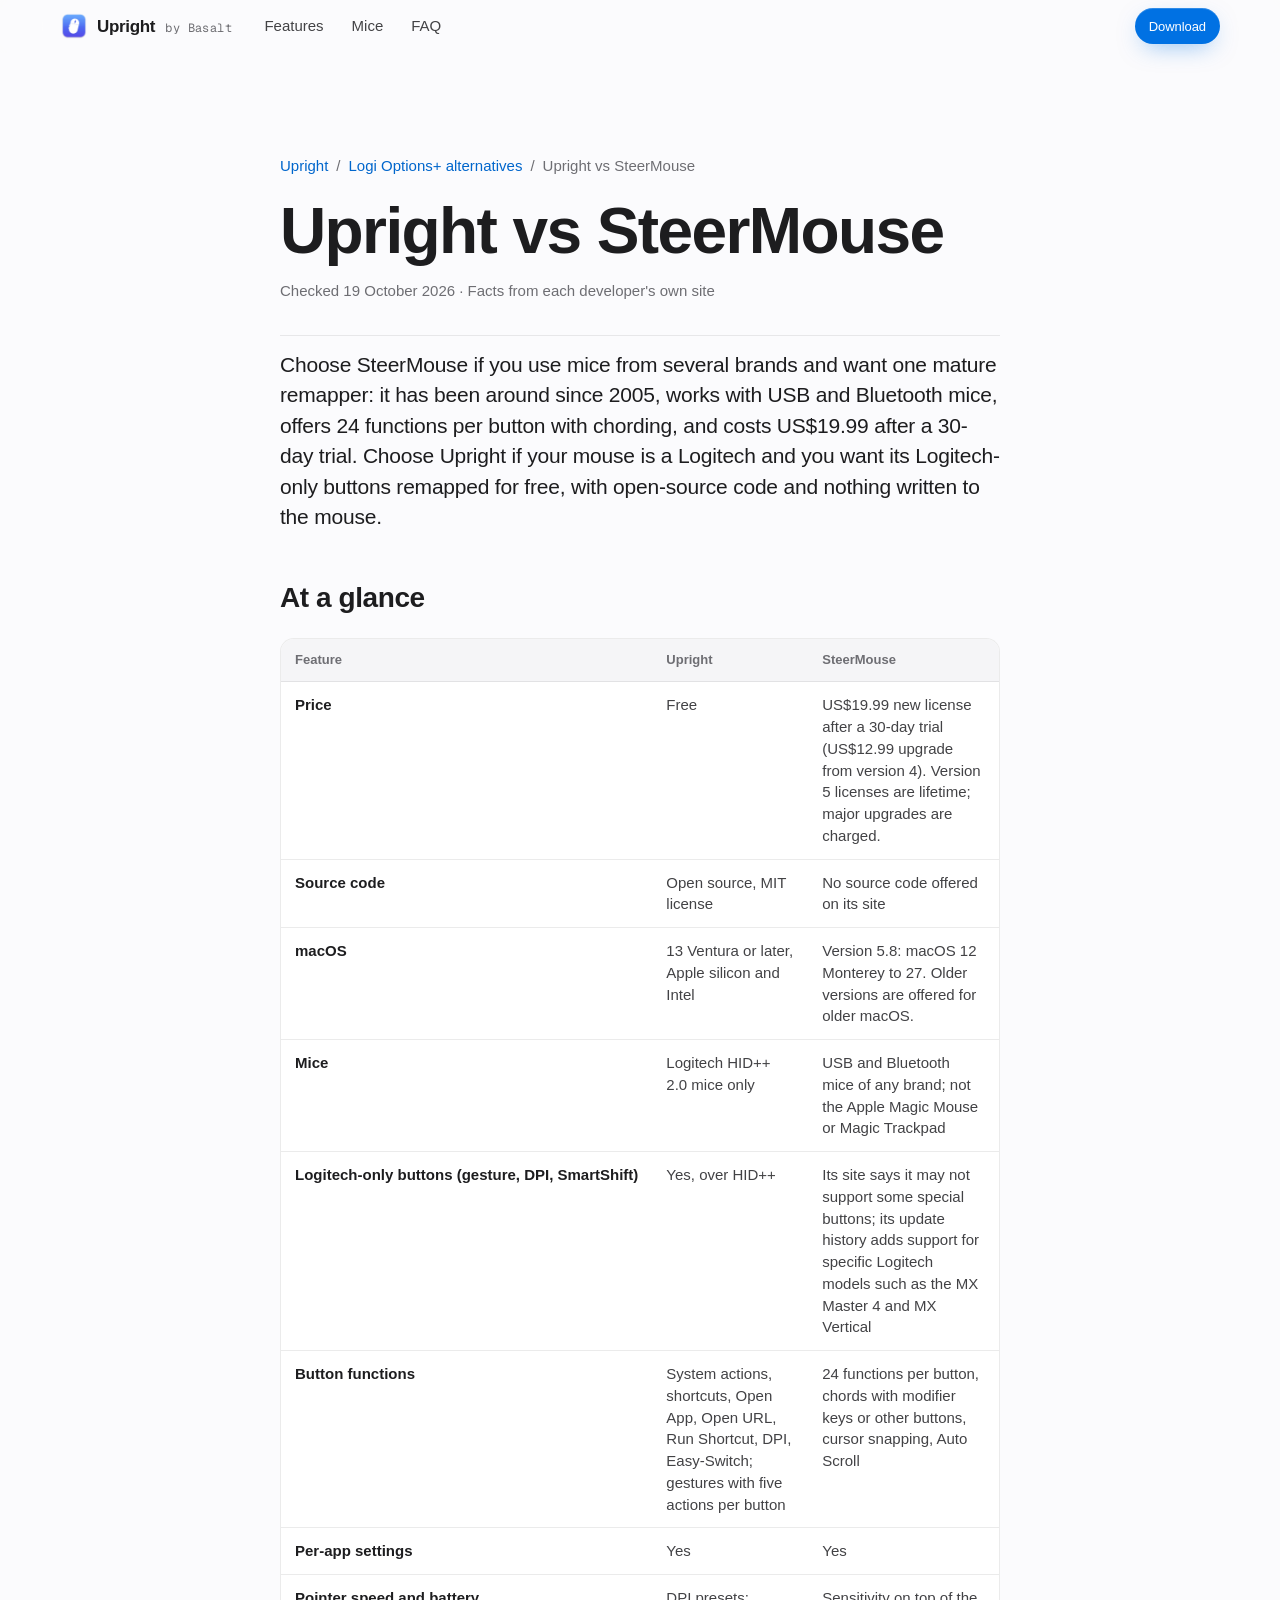
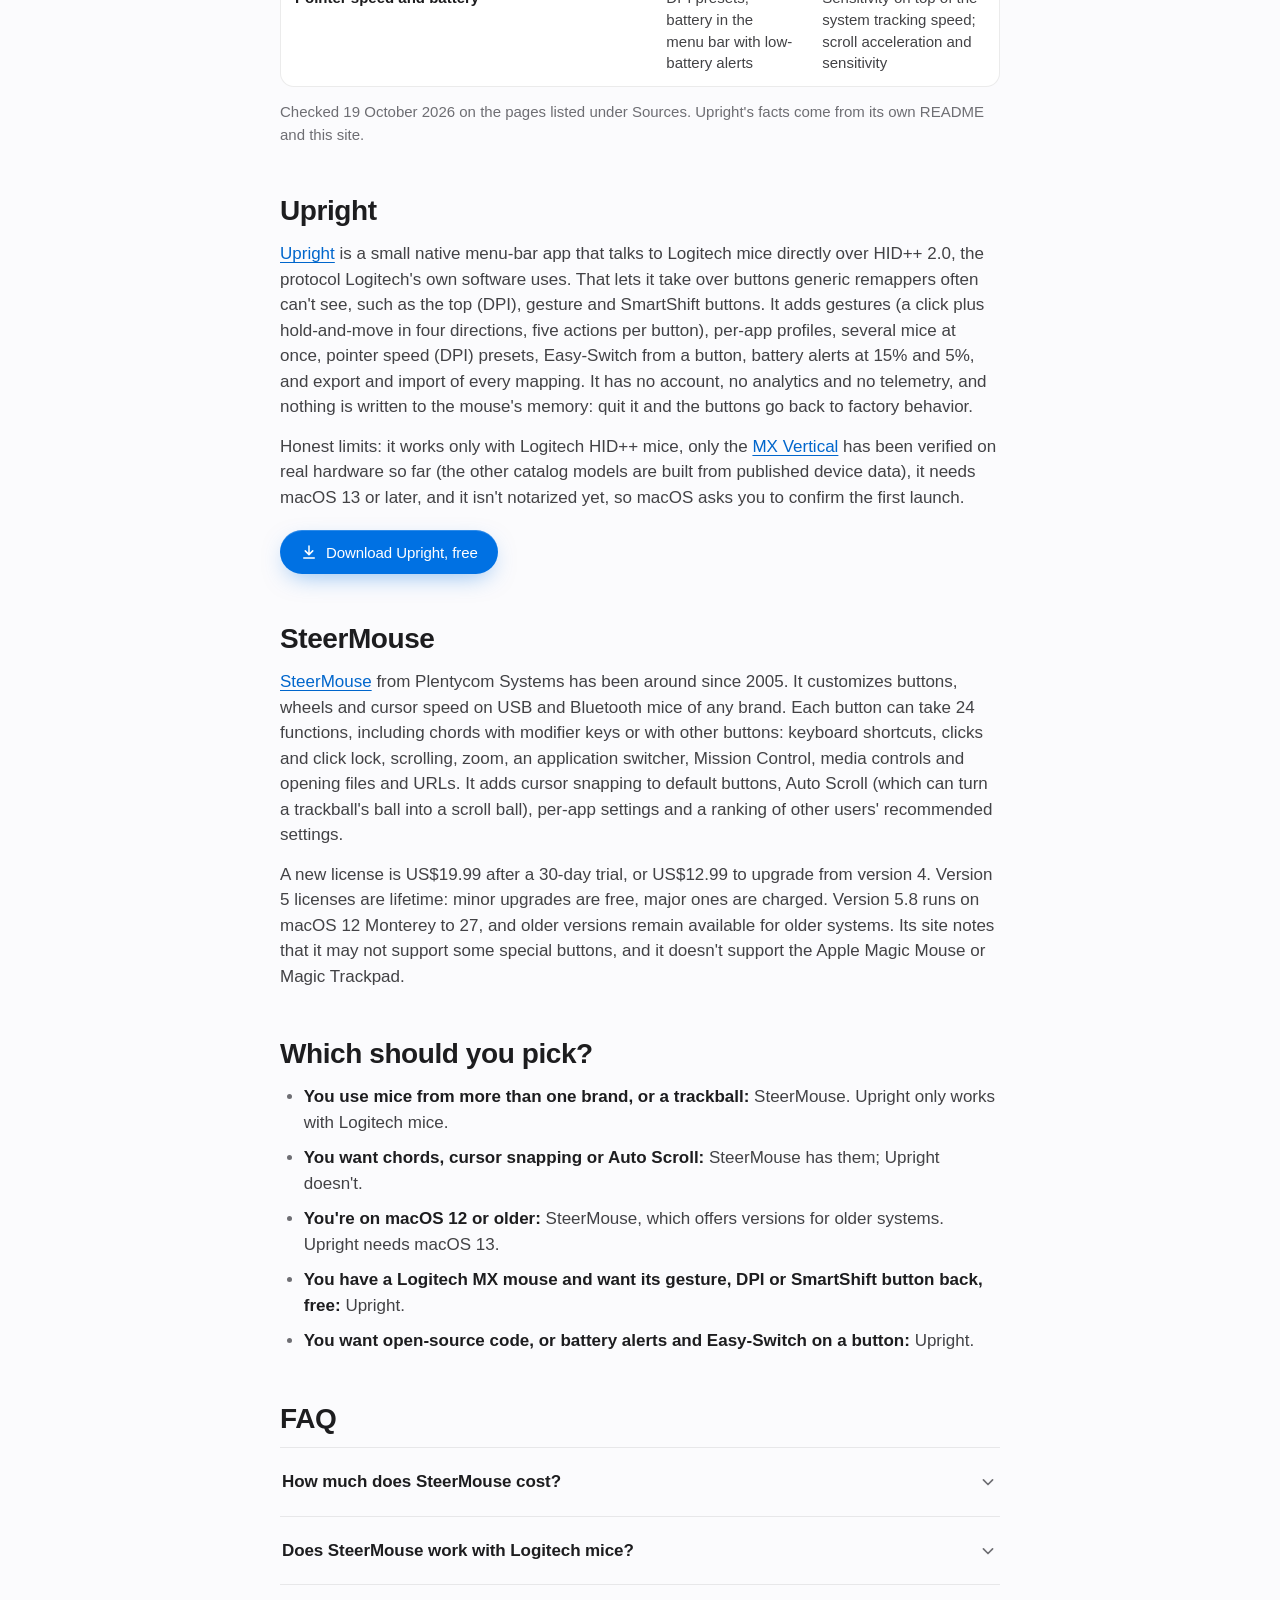
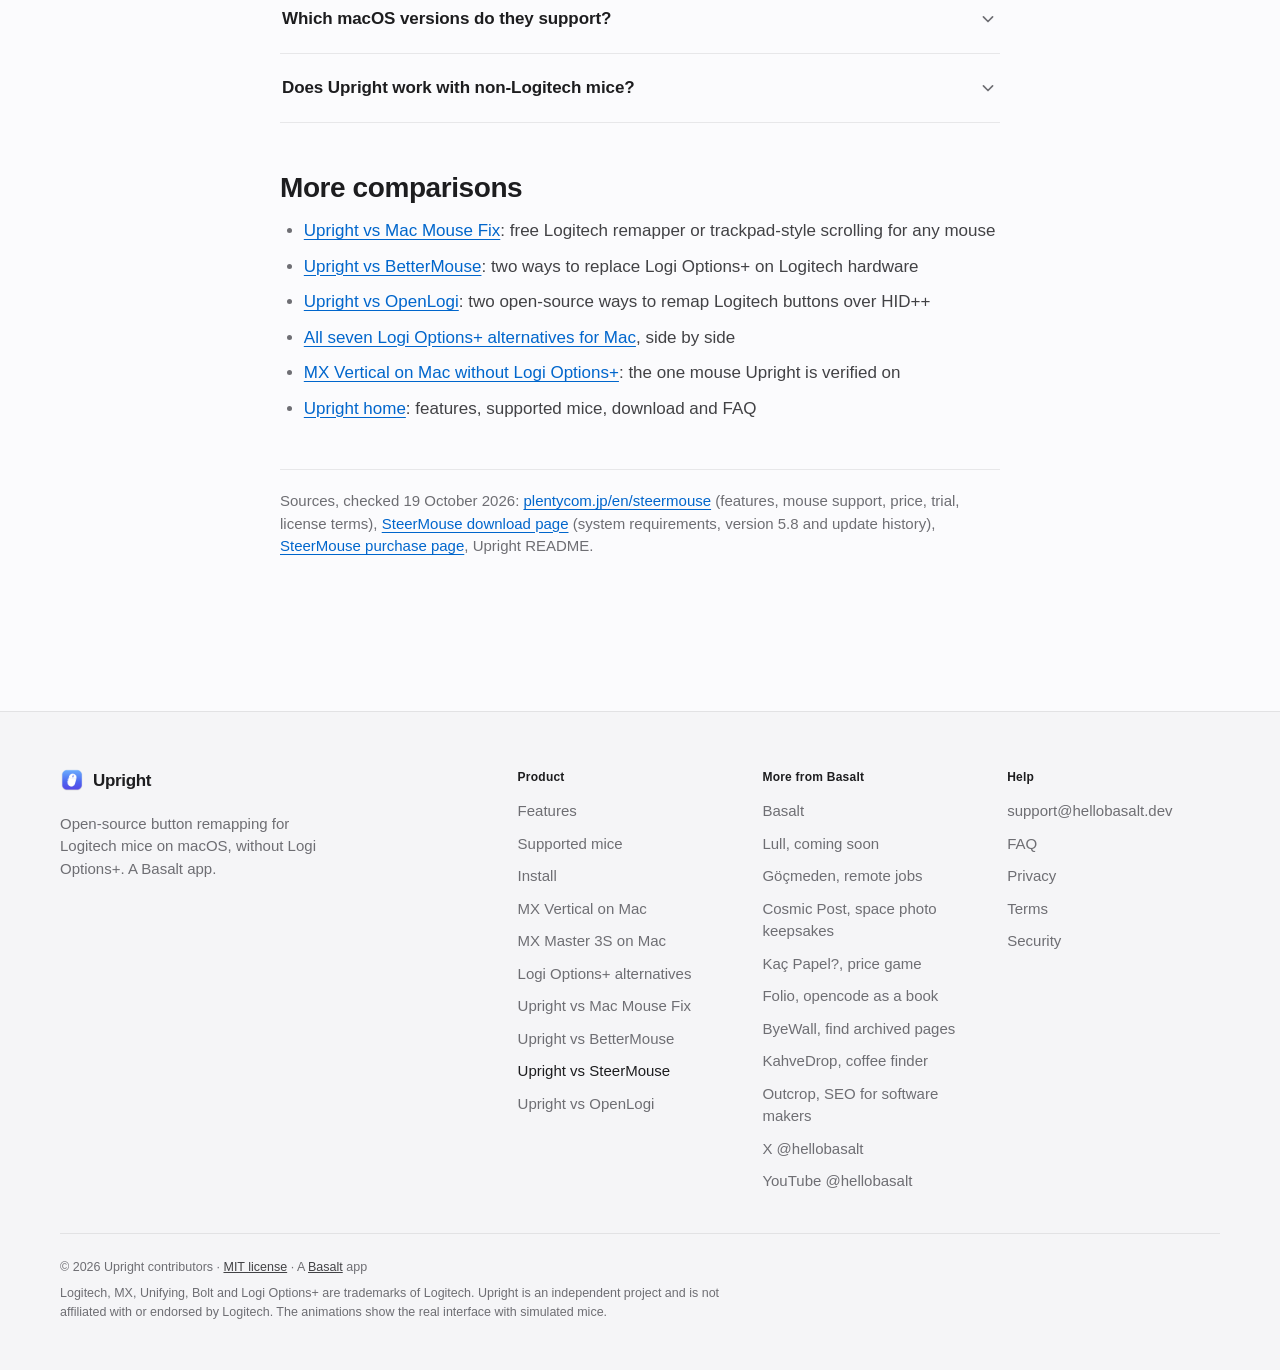
<file: site/upright-vs-steermouse.html>
<!doctype html>
<html lang="en">
<head>
<meta charset="utf-8">
<meta name="viewport" content="width=device-width, initial-scale=1, viewport-fit=cover">
<title>Upright vs SteerMouse: Mac mouse remappers compared</title>
<meta name="description" content="Upright vs SteerMouse on price, source code, macOS support and mouse brands. SteerMouse covers any USB or Bluetooth mouse; Upright is free for Logitech.">
<meta name="color-scheme" content="light dark">
<meta name="theme-color" content="#fbfbfd" media="(prefers-color-scheme: light)">
<meta name="theme-color" content="#000000" media="(prefers-color-scheme: dark)">
<link rel="canonical" href="https://upright.hellobasalt.dev/upright-vs-steermouse">
<meta property="og:type" content="article">
<meta property="og:site_name" content="Upright">
<meta property="og:url" content="https://upright.hellobasalt.dev/upright-vs-steermouse">
<meta property="og:title" content="Upright vs SteerMouse">
<meta property="og:description" content="Upright vs SteerMouse on price, source code, macOS support and mouse brands. SteerMouse covers any USB or Bluetooth mouse; Upright is free for Logitech.">
<meta property="og:image" content="https://upright.hellobasalt.dev/assets/og-image.png?v=2">
<meta property="og:image:width" content="1200">
<meta property="og:image:height" content="630">
<meta property="og:image:alt" content="Upright: your Logitech mouse, without Logi Options+. The menu-bar panel lists three mice with their battery levels.">
<meta name="twitter:card" content="summary_large_image">
<meta name="twitter:title" content="Upright vs SteerMouse">
<meta name="twitter:description" content="Upright vs SteerMouse on price, source code, macOS support and mouse brands. SteerMouse covers any USB or Bluetooth mouse; Upright is free for Logitech.">
<meta name="twitter:image" content="https://upright.hellobasalt.dev/assets/og-image.png?v=2">
<link rel="icon" type="image/png" href="assets/favicon.png">
<link rel="apple-touch-icon" href="assets/icon-256.png">
<link rel="stylesheet" href="assets/site.css?v=9">
<script type="application/ld+json">{"@context": "https://schema.org", "@type": "WebPage", "@id": "https://upright.hellobasalt.dev/upright-vs-steermouse#webpage", "url": "https://upright.hellobasalt.dev/upright-vs-steermouse", "name": "Upright vs SteerMouse: Mac mouse remappers compared", "description": "Upright vs SteerMouse on price, source code, macOS support and mouse brands. SteerMouse covers any USB or Bluetooth mouse; Upright is free for Logitech.", "inLanguage": "en", "dateModified": "2026-10-20", "isPartOf": {"@type": "WebSite", "name": "Upright", "url": "https://upright.hellobasalt.dev/"}, "about": {"@type": "SoftwareApplication", "name": "Upright", "url": "https://upright.hellobasalt.dev/"}, "breadcrumb": {"@id": "https://upright.hellobasalt.dev/upright-vs-steermouse#breadcrumb"}, "primaryImageOfPage": "https://upright.hellobasalt.dev/assets/og-image.png?v=2", "publisher": {"@type": "Organization", "@id": "https://hellobasalt.dev/#org", "name": "Basalt Studio", "alternateName": "Basalt", "url": "https://hellobasalt.dev/", "sameAs": ["https://x.com/hellobasalt", "https://www.youtube.com/@hellobasalt"]}}</script>
<script type="application/ld+json">{"@context": "https://schema.org", "@type": "BreadcrumbList", "@id": "https://upright.hellobasalt.dev/upright-vs-steermouse#breadcrumb", "itemListElement": [{"@type": "ListItem", "position": 1, "name": "Upright", "item": "https://upright.hellobasalt.dev/"}, {"@type": "ListItem", "position": 2, "name": "Logi Options+ alternatives", "item": "https://upright.hellobasalt.dev/logi-options-alternatives"}, {"@type": "ListItem", "position": 3, "name": "Upright vs SteerMouse", "item": "https://upright.hellobasalt.dev/upright-vs-steermouse"}]}</script>
<script type="application/ld+json">{"@context": "https://schema.org", "@type": "FAQPage", "mainEntity": [{"@type": "Question", "name": "How much does SteerMouse cost?", "acceptedAnswer": {"@type": "Answer", "text": "A new license is US$19.99 after a 30-day free trial, and an upgrade from SteerMouse 4 is US$12.99. Version 5 licenses are lifetime; minor upgrades are free and major upgrades are charged."}}, {"@type": "Question", "name": "Does SteerMouse work with Logitech mice?", "acceptedAnswer": {"@type": "Answer", "text": "Yes. It supports USB and Bluetooth mice of any brand, and its update history names Logitech models such as the MX Master 4 and MX Vertical. Its site also says it may not support some special buttons."}}, {"@type": "Question", "name": "Which macOS versions do they support?", "acceptedAnswer": {"@type": "Answer", "text": "SteerMouse 5.8 runs on macOS 12 Monterey to 27, with older versions offered for older systems. Upright needs macOS 13 Ventura or later, on Apple silicon or Intel."}}, {"@type": "Question", "name": "Does Upright work with non-Logitech mice?", "acceptedAnswer": {"@type": "Answer", "text": "No. It only speaks Logitech's HID++ protocol. For other brands, SteerMouse is a strong choice."}}]}</script>
</head>
<body>
<a class="skip" href="#main">Skip to content</a>

<svg width="0" height="0" style="position:absolute" aria-hidden="true" focusable="false">
  <defs>
    <linearGradient id="mouse-grad" x1="0" y1="0" x2="0.4" y2="1">
      <stop offset="0" class="g0"></stop>
      <stop offset="1" class="g1"></stop>
    </linearGradient>
    <symbol id="i-download" viewBox="0 0 24 24"><path d="M12 4v11M7 10.5l5 5 5-5M5 20h14" fill="none" stroke="currentColor" stroke-width="2" stroke-linecap="round" stroke-linejoin="round"/></symbol>
    <symbol id="i-copy" viewBox="0 0 24 24"><g fill="none" stroke="currentColor" stroke-width="1.8" stroke-linecap="round" stroke-linejoin="round"><rect x="8.5" y="8.5" width="11" height="11" rx="2.5"/><path d="M15.5 8.5V6.5A2 2 0 0 0 13.5 4.5h-7a2 2 0 0 0-2 2v7a2 2 0 0 0 2 2h2"/></g></symbol>
    <symbol id="i-check" viewBox="0 0 24 24"><path d="M5 12.5 10 17.5 19 7" fill="none" stroke="currentColor" stroke-width="2.2" stroke-linecap="round" stroke-linejoin="round"/></symbol>
    <symbol id="i-chevron" viewBox="0 0 24 24"><path d="m6.5 9.5 5.5 5.5 5.5-5.5" fill="none" stroke="currentColor" stroke-width="2" stroke-linecap="round" stroke-linejoin="round"/></symbol>
    <symbol id="i-arrow" viewBox="0 0 24 24"><path d="M5 12h14M13 6l6 6-6 6" fill="none" stroke="currentColor" stroke-width="2" stroke-linecap="round" stroke-linejoin="round"/></symbol>
  </defs>
</svg>

<header class="nav">
  <div class="wrap nav-inner">
    <div class="brand-lockup">
      <a class="brand" href="./" aria-label="Upright home">
        <img src="assets/icon-256.png" alt="" width="28" height="28">
        <span>Upright</span>
      </a>
      <a class="by-basalt" href="https://hellobasalt.dev/">by Basalt</a>
    </div>
    <nav class="nav-links" aria-label="Sections">
      <a href="./#features">Features</a>
      <a href="./#mice">Mice</a>
      <a href="./#faq">FAQ</a>
    </nav>
    <div class="nav-end">
      <a class="btn btn-primary btn-sm" href="download">Download</a>
    </div>
  </div>
</header>

<main id="main" class="doc">
  <div class="wrap doc-wrap">
    <header class="doc-head">
      <nav class="crumbs" aria-label="Breadcrumb"><a href="./">Upright</a><span aria-hidden="true">/</span><a href="logi-options-alternatives">Logi Options+ alternatives</a><span aria-hidden="true">/</span><span aria-current="page">Upright vs SteerMouse</span></nav>
      <h1>Upright vs SteerMouse</h1>
      <p class="doc-meta">Checked 19 October 2026 · Facts from each developer's own site</p>
    </header>
    <div class="doc-body">
      <p class="doc-lede">Choose SteerMouse if you use mice from several brands and want one mature remapper: it has been around since 2005, works with USB and Bluetooth mice, offers 24 functions per button with chording, and costs US$19.99 after a 30-day trial. Choose Upright if your mouse is a Logitech and you want its Logitech-only buttons remapped for free, with open-source code and nothing written to the mouse.</p>
      <h2 id="at-a-glance">At a glance</h2>
      <div class="cmp-scroll" role="region" aria-label="Comparison table" tabindex="0">
        <table class="cmp">
          <thead><tr><th scope="col">Feature</th><th scope="col">Upright</th><th scope="col">SteerMouse</th></tr></thead>
          <tbody>
            <tr><th scope="row">Price</th><td>Free</td><td>US$19.99 new license after a 30-day trial (US$12.99 upgrade from version 4). Version 5 licenses are lifetime; major upgrades are charged.</td></tr>
            <tr><th scope="row">Source code</th><td>Open source, MIT license</td><td>No source code offered on its site</td></tr>
            <tr><th scope="row">macOS</th><td>13 Ventura or later, Apple silicon and Intel</td><td>Version 5.8: macOS 12 Monterey to 27. Older versions are offered for older macOS.</td></tr>
            <tr><th scope="row">Mice</th><td>Logitech HID++ 2.0 mice only</td><td>USB and Bluetooth mice of any brand; not the Apple Magic Mouse or Magic Trackpad</td></tr>
            <tr><th scope="row">Logitech-only buttons (gesture, DPI, SmartShift)</th><td>Yes, over HID++</td><td>Its site says it may not support some special buttons; its update history adds support for specific Logitech models such as the MX Master 4 and MX Vertical</td></tr>
            <tr><th scope="row">Button functions</th><td>System actions, shortcuts, Open App, Open URL, Run Shortcut, DPI, Easy-Switch; gestures with five actions per button</td><td>24 functions per button, chords with modifier keys or other buttons, cursor snapping, Auto Scroll</td></tr>
            <tr><th scope="row">Per-app settings</th><td>Yes</td><td>Yes</td></tr>
            <tr><th scope="row">Pointer speed and battery</th><td>DPI presets; battery in the menu bar with low-battery alerts</td><td>Sensitivity on top of the system tracking speed; scroll acceleration and sensitivity</td></tr>
          </tbody>
        </table>
      </div>
      <p class="cmp-note">Checked 19 October 2026 on the pages listed under Sources. Upright's facts come from its own README and this site.</p>
      <h2 id="upright">Upright</h2>
      <p><a href="./">Upright</a> is a small native menu-bar app that talks to Logitech mice directly over HID++ 2.0, the protocol Logitech's own software uses. That lets it take over buttons generic remappers often can't see, such as the top (DPI), gesture and SmartShift buttons. It adds gestures (a click plus hold-and-move in four directions, five actions per button), per-app profiles, several mice at once, pointer speed (DPI) presets, Easy-Switch from a button, battery alerts at 15% and 5%, and export and import of every mapping. It has no account, no analytics and no telemetry, and nothing is written to the mouse's memory: quit it and the buttons go back to factory behavior.</p>
      <p>Honest limits: it works only with Logitech HID++ mice, only the <a href="mx-vertical">MX Vertical</a> has been verified on real hardware so far (the other catalog models are built from published device data), it needs macOS 13 or later, and it isn't notarized yet, so macOS asks you to confirm the first launch.</p>
      <p class="cmp-cta"><a class="btn btn-primary" href="download"><svg aria-hidden="true"><use href="#i-download"/></svg>Download Upright, free</a></p>
      <h2 id="steermouse">SteerMouse</h2>
      <p><a href="https://plentycom.jp/en/steermouse/">SteerMouse</a> from Plentycom Systems has been around since 2005. It customizes buttons, wheels and cursor speed on USB and Bluetooth mice of any brand. Each button can take 24 functions, including chords with modifier keys or with other buttons: keyboard shortcuts, clicks and click lock, scrolling, zoom, an application switcher, Mission Control, media controls and opening files and URLs. It adds cursor snapping to default buttons, Auto Scroll (which can turn a trackball's ball into a scroll ball), per-app settings and a ranking of other users' recommended settings.</p>
      <p>A new license is US$19.99 after a 30-day trial, or US$12.99 to upgrade from version 4. Version 5 licenses are lifetime: minor upgrades are free, major ones are charged. Version 5.8 runs on macOS 12 Monterey to 27, and older versions remain available for older systems. Its site notes that it may not support some special buttons, and it doesn't support the Apple Magic Mouse or Magic Trackpad.</p>
      <h2 id="which-should-you-pick">Which should you pick?</h2>
      <ul>
        <li><b>You use mice from more than one brand, or a trackball:</b> SteerMouse. Upright only works with Logitech mice.</li>
        <li><b>You want chords, cursor snapping or Auto Scroll:</b> SteerMouse has them; Upright doesn't.</li>
        <li><b>You're on macOS 12 or older:</b> SteerMouse, which offers versions for older systems. Upright needs macOS 13.</li>
        <li><b>You have a Logitech MX mouse and want its gesture, DPI or SmartShift button back, free:</b> Upright.</li>
        <li><b>You want open-source code, or battery alerts and Easy-Switch on a button:</b> Upright.</li>
      </ul>

      <h2 id="faq">FAQ</h2>
      <div class="faq cmp-faq">
        <details>
          <summary>How much does SteerMouse cost?<svg aria-hidden="true"><use href="#i-chevron"/></svg></summary>
          <div class="faq-a"><p>A new license is US$19.99 after a 30-day free trial, and an upgrade from SteerMouse 4 is US$12.99. Version 5 licenses are lifetime; minor upgrades are free and major upgrades are charged.</p></div>
        </details>
        <details>
          <summary>Does SteerMouse work with Logitech mice?<svg aria-hidden="true"><use href="#i-chevron"/></svg></summary>
          <div class="faq-a"><p>Yes. It supports USB and Bluetooth mice of any brand, and its update history names Logitech models such as the MX Master 4 and MX Vertical. Its site also says it may not support some special buttons.</p></div>
        </details>
        <details>
          <summary>Which macOS versions do they support?<svg aria-hidden="true"><use href="#i-chevron"/></svg></summary>
          <div class="faq-a"><p>SteerMouse 5.8 runs on macOS 12 Monterey to 27, with older versions offered for older systems. Upright needs macOS 13 Ventura or later, on Apple silicon or Intel.</p></div>
        </details>
        <details>
          <summary>Does Upright work with non-Logitech mice?<svg aria-hidden="true"><use href="#i-chevron"/></svg></summary>
          <div class="faq-a"><p>No. It only speaks Logitech's HID++ protocol. For other brands, SteerMouse is a strong choice.</p></div>
        </details>
      </div>

      <h2 id="more-comparisons">More comparisons</h2>
      <ul>
        <li><a href="upright-vs-mac-mouse-fix">Upright vs Mac Mouse Fix</a>: free Logitech remapper or trackpad-style scrolling for any mouse</li>
        <li><a href="upright-vs-bettermouse">Upright vs BetterMouse</a>: two ways to replace Logi Options+ on Logitech hardware</li>
        <li><a href="upright-vs-openlogi">Upright vs OpenLogi</a>: two open-source ways to remap Logitech buttons over HID++</li>
        <li><a href="logi-options-alternatives">All seven Logi Options+ alternatives for Mac</a>, side by side</li>
        <li><a href="mx-vertical">MX Vertical on Mac without Logi Options+</a>: the one mouse Upright is verified on</li>
        <li><a href="./">Upright home</a>: features, supported mice, download and FAQ</li>
      </ul>

      <p class="cmp-sources">Sources, checked 19 October 2026: <a href="https://plentycom.jp/en/steermouse/">plentycom.jp/en/steermouse</a> (features, mouse support, price, trial, license terms), <a href="https://plentycom.jp/en/steermouse/download.php">SteerMouse download page</a> (system requirements, version 5.8 and update history), <a href="https://plentycom.jp/en/steermouse/purchase_v5.html">SteerMouse purchase page</a>, Upright README.</p>
    </div>
  </div>
</main>

<footer class="footer">
  <div class="wrap">
    <div class="footer-grid">
      <div class="footer-brand">
        <a class="brand" href="./"><img src="assets/icon-256.png" alt="" width="24" height="24" loading="lazy"><span>Upright</span></a>
        <p>Open-source button remapping for Logitech mice on macOS, without Logi Options+. A Basalt app.</p>
      </div>
      <nav aria-labelledby="f-product">
        <p class="f-title" id="f-product">Product</p>
        <a href="./#features">Features</a>
        <a href="./#mice">Supported mice</a>
        <a href="./#download">Install</a>
        <a href="mx-vertical">MX Vertical on Mac</a>
        <a href="mx-master-3s-mac-without-options">MX Master 3S on Mac</a>
        <a href="logi-options-alternatives">Logi Options+ alternatives</a>
        <a href="upright-vs-mac-mouse-fix">Upright vs Mac Mouse Fix</a>
        <a href="upright-vs-bettermouse">Upright vs BetterMouse</a>
        <a href="upright-vs-steermouse" aria-current="page">Upright vs SteerMouse</a>
        <a href="upright-vs-openlogi">Upright vs OpenLogi</a>
      </nav>
      <nav aria-labelledby="f-basalt">
        <p class="f-title" id="f-basalt">More from Basalt</p>
        <a href="https://hellobasalt.dev/">Basalt</a>
        <a href="https://lull.hellobasalt.dev/">Lull, coming soon</a>
        <a href="https://gocmeden.hellobasalt.dev/">Göçmeden, remote jobs</a>
        <a href="https://cosmicpost.lol/">Cosmic Post, space photo keepsakes</a>
        <a href="https://kacpapel.app/">Kaç Papel?, price game</a>
        <a href="https://folio.hellobasalt.dev/">Folio, opencode as a book</a>
        <a href="https://byewall.hellobasalt.dev/">ByeWall, find archived pages</a>
        <a href="https://kahve.hellobasalt.dev/">KahveDrop, coffee finder</a>
        <a href="https://outcrop.hellobasalt.dev/">Outcrop, SEO for software makers</a>
        <a href="https://x.com/hellobasalt">X @hellobasalt</a>
        <a href="https://www.youtube.com/@hellobasalt">YouTube @hellobasalt</a>
      </nav>
      <nav aria-labelledby="f-help">
        <p class="f-title" id="f-help">Help</p>
        <a href="mailto:support@hellobasalt.dev">support@hellobasalt.dev</a>
        <a href="./#faq">FAQ</a>
        <a href="privacy">Privacy</a>
        <a href="terms">Terms</a>
        <a href="mailto:support@hellobasalt.dev?subject=Upright%20security">Security</a>
      </nav>
    </div>
    <div class="footer-base">
      <p>© 2026 Upright contributors · <a href="license">MIT license</a> · A <a href="https://hellobasalt.dev/">Basalt</a> app</p>
      <p>Logitech, MX, Unifying, Bolt and Logi Options+ are trademarks of Logitech. Upright is an independent project and is not affiliated with or endorsed by Logitech. The animations show the real interface with simulated mice.</p>
    </div>
  </div>
</footer>
</body>
</html>
</file>
<file: site/assets/site.css>
/* Geist Mono: the one web font in the Basalt system, for labels and data. */
@font-face {
  font-family: "Geist Mono";
  src: url("fonts/geist-mono.woff2") format("woff2");
  font-weight: 400 600;
  font-style: normal;
  font-display: swap;
}

/* Layout: a centered hero over the live demo, then one section per feature. Each feature
   pairs a short text block with its own animated stage, alternating sides on wide screens and
   stacking on phones. Page tokens first, then the macOS tokens the recreated Upright interface
   uses. System fonts only (SF Pro on a Mac), one accent color, light and dark from the OS. */
:root {
  --bg: #fbfbfd;
  --bg-2: #f5f5f7;
  --card: #ffffff;
  --glass: rgba(255, 255, 255, 0.72);
  --nav-bg: rgba(251, 251, 253, 0.74);
  --glow-2: rgba(0, 113, 227, 0.1);
  --accent-ring: rgba(0, 102, 204, 0.35);
  --accent-shadow: rgba(0, 113, 227, 0.5);
  --ink: #1d1d1f;
  --ink-2: #424245;
  --ink-3: #6e6e73;
  --rule: rgba(0, 0, 0, 0.08);
  --rule-2: rgba(0, 0, 0, 0.14);
  --accent: #0066cc;
  --accent-fill: #0071e3;
  --accent-fill-hover: #0077ed;
  --accent-ink: #ffffff;
  --accent-soft: rgba(0, 113, 227, 0.08);
  --glow: rgba(0, 113, 227, 0.16);
  --shadow-sm: 0 1px 2px rgba(0, 0, 0, 0.04), 0 2px 8px rgba(0, 0, 0, 0.04);
  --shadow-md: 0 2px 6px rgba(0, 0, 0, 0.04), 0 12px 32px rgba(0, 0, 0, 0.07);
  --shadow-lg: 0 4px 12px rgba(0, 0, 0, 0.05), 0 30px 80px -20px rgba(0, 0, 0, 0.22);

  /* Names the stage styles below still use. */
  --paper: var(--bg);
  --paper-2: var(--bg-2);
  --blue: var(--accent-fill);
  --blue-ink: var(--accent-ink);

  --sans: -apple-system, BlinkMacSystemFont, "SF Pro Text", "Segoe UI Variable Text", "Segoe UI", "Inter", Roboto, "Helvetica Neue", Arial, sans-serif;
  --display: -apple-system, BlinkMacSystemFont, "SF Pro Display", "Segoe UI Variable Display", "Segoe UI", "Inter Display", "Inter", Roboto, "Helvetica Neue", Arial, sans-serif;
  --body: var(--sans);
  --mono: "Geist Mono", ui-monospace, "SF Mono", SFMono-Regular, Menlo, Consolas, "Liberation Mono", monospace;
  --mac: -apple-system, BlinkMacSystemFont, "SF Pro Text", "Inter", "Helvetica Neue", Arial, sans-serif;

  /* Shared Basalt design system: motion, shape and tap size (colours above stay Upright's own). */
  --ease-out: cubic-bezier(0.23, 1, 0.32, 1);
  --dur-press: 120ms;
  --dur-hover: 150ms;
  --press-scale: 0.97;
  --radius-xs: 6px;
  --radius-sm: 10px;
  --radius-md: 14px;
  --radius-lg: 20px;
  --radius-pill: 999px;
  --tap-min: 44px;
  --measure: 65ch;
  --section: clamp(96px, 12vw, 168px);

  /* macOS interface (light) */
  --m-window: #ffffff;
  --m-sidebar: #f0f0f2;
  --m-group: #f5f5f6;
  --m-panel: #fbfbfc;
  --m-text: #1d1d1f;
  --m-text-2: #85858b;
  --m-sep: #e3e3e6;
  --m-control: #e6e6e9;
  --m-sel: #cbdcf6;
  --m-blue: #0a7aff;
  --m-menu: rgba(244, 244, 246, 0.97);
  --m-bar: rgba(255, 255, 255, 0.42);
  --m-bar-ink: #15171a;
  --m-dock: rgba(255, 255, 255, 0.38);
  --m-note: rgba(250, 250, 252, 0.96);
  --m-line: rgba(0, 0, 0, 0.16);
  --m-shadow: 0 0 0 0.5px rgba(0, 0, 0, 0.16), 0 14px 40px rgba(20, 30, 50, 0.22), 0 2px 6px rgba(20, 30, 50, 0.08);
  --m-faint: #e4e6ea;
  --m-faint-2: #eef0f3;
  --wall-a: #9cc6d9;
  --wall-b: #d9cbb4;
  --wall-c: #6d9fbc;
  --wall-d: #efd9b7;
  --mouse-body: #ffffff;
  --mouse-body-2: #e9edf3;
  --mouse-edge: #c6ceda;
  --mouse-part: #dde3eb;
}

@media (prefers-color-scheme: dark) {
  :root:not([data-theme="light"]) {
    --bg: #000000;
    --bg-2: #0d0d0f;
    --card: #161618;
    --glass: rgba(22, 22, 24, 0.7);
  --nav-bg: rgba(0, 0, 0, 0.72);
  --glow-2: rgba(41, 151, 255, 0.12);
  --accent-ring: rgba(41, 151, 255, 0.35);
    --nav-bg: rgba(0, 0, 0, 0.72);
    --glow-2: rgba(41, 151, 255, 0.12);
    --accent-ring: rgba(41, 151, 255, 0.35);
    --ink: #f5f5f7;
    --ink-2: #c7c7cc;
    --ink-3: #98989d;
    --rule: rgba(255, 255, 255, 0.09);
    --rule-2: rgba(255, 255, 255, 0.16);
    --accent: #2997ff;
    --accent-soft: rgba(41, 151, 255, 0.12);
    --glow: rgba(41, 151, 255, 0.2);
    --shadow-sm: 0 0 0 1px rgba(255, 255, 255, 0.02);
    --shadow-md: 0 2px 6px rgba(0, 0, 0, 0.3), 0 12px 32px rgba(0, 0, 0, 0.4);
    --shadow-lg: 0 4px 12px rgba(0, 0, 0, 0.4), 0 30px 80px -20px rgba(0, 0, 0, 0.8);
    --m-window: #1f1f21;
    --m-sidebar: #28282b;
    --m-group: #2a2a2d;
    --m-panel: #232325;
    --m-text: #f2f2f4;
    --m-text-2: #98989e;
    --m-sep: #39393d;
    --m-control: #3a3a3e;
    --m-sel: #2c4466;
    --m-blue: #0a84ff;
    --m-menu: rgba(44, 44, 47, 0.97);
    --m-bar: rgba(20, 22, 28, 0.38);
    --m-bar-ink: #f2f3f5;
    --m-dock: rgba(40, 42, 48, 0.5);
    --m-note: rgba(44, 44, 47, 0.96);
    --m-line: rgba(255, 255, 255, 0.12);
    --m-shadow: 0 0 0 0.5px rgba(255, 255, 255, 0.12), 0 16px 44px rgba(0, 0, 0, 0.55), 0 2px 6px rgba(0, 0, 0, 0.3);
    --m-faint: #333336;
    --m-faint-2: #2b2b2e;
    --wall-a: #23445a;
    --wall-b: #3b3346;
    --wall-c: #152a3a;
    --wall-d: #4a3a3a;
    --mouse-body: #f4f6f9;
    --mouse-body-2: #d8dee7;
    --mouse-edge: #9aa5b5;
    --mouse-part: #cfd6e0;
    color-scheme: dark;
  }
}

:root[data-theme="dark"] {
  --bg: #000000;
  --bg-2: #0d0d0f;
  --card: #161618;
  --glass: rgba(22, 22, 24, 0.7);
  --nav-bg: rgba(0, 0, 0, 0.72);
  --glow-2: rgba(41, 151, 255, 0.12);
  --accent-ring: rgba(41, 151, 255, 0.35);
  --ink: #f5f5f7;
  --ink-2: #c7c7cc;
  --ink-3: #98989d;
  --rule: rgba(255, 255, 255, 0.09);
  --rule-2: rgba(255, 255, 255, 0.16);
  --accent: #2997ff;
  --accent-soft: rgba(41, 151, 255, 0.12);
  --glow: rgba(41, 151, 255, 0.2);
  --shadow-sm: 0 0 0 1px rgba(255, 255, 255, 0.02);
  --shadow-md: 0 2px 6px rgba(0, 0, 0, 0.3), 0 12px 32px rgba(0, 0, 0, 0.4);
  --shadow-lg: 0 4px 12px rgba(0, 0, 0, 0.4), 0 30px 80px -20px rgba(0, 0, 0, 0.8);
  --m-window: #1f1f21;
  --m-sidebar: #28282b;
  --m-group: #2a2a2d;
  --m-panel: #232325;
  --m-text: #f2f2f4;
  --m-text-2: #98989e;
  --m-sep: #39393d;
  --m-control: #3a3a3e;
  --m-sel: #2c4466;
  --m-blue: #0a84ff;
  --m-menu: rgba(44, 44, 47, 0.97);
  --m-bar: rgba(20, 22, 28, 0.38);
  --m-bar-ink: #f2f3f5;
  --m-dock: rgba(40, 42, 48, 0.5);
  --m-note: rgba(44, 44, 47, 0.96);
  --m-line: rgba(255, 255, 255, 0.12);
  --m-shadow: 0 0 0 0.5px rgba(255, 255, 255, 0.12), 0 16px 44px rgba(0, 0, 0, 0.55), 0 2px 6px rgba(0, 0, 0, 0.3);
  --m-faint: #333336;
  --m-faint-2: #2b2b2e;
  --wall-a: #23445a;
  --wall-b: #3b3346;
  --wall-c: #152a3a;
  --wall-d: #4a3a3a;
  --mouse-body: #f4f6f9;
  --mouse-body-2: #d8dee7;
  --mouse-edge: #9aa5b5;
  --mouse-part: #cfd6e0;
  color-scheme: dark;
}

/* ---------- Page ---------- */

*,
*::before,
*::after { box-sizing: border-box; }

html {
  scroll-behavior: smooth;
  scroll-padding-top: 72px;
  -webkit-text-size-adjust: 100%;
  -webkit-tap-highlight-color: transparent;
}

body {
  margin: 0;
  background: var(--bg);
  color: var(--ink);
  font: 400 17px/1.5 var(--sans);
  letter-spacing: 0;
  -webkit-font-smoothing: antialiased;
  -moz-osx-font-smoothing: grayscale;
  text-rendering: optimizeLegibility;
  overflow-x: hidden;
}

body::before {
  content: "";
  position: fixed;
  inset: 0 0 auto;
  height: env(safe-area-inset-top, 0px);
  z-index: 60;
  background: var(--bg);
}

a { color: inherit; }
img { max-width: 100%; }
svg { flex: none; }

:focus-visible {
  outline: 2px solid var(--accent);
  outline-offset: 3px;
  border-radius: 6px;
}

.wrap {
  width: 100%;
  max-width: 1200px;
  margin: 0 auto;
  padding-left: max(20px, env(safe-area-inset-left, 0px));
  padding-right: max(20px, env(safe-area-inset-right, 0px));
}

.br-wide { display: none; }
@media (min-width: 700px) { .br-wide { display: inline; } }

.skip {
  position: absolute;
  left: 12px;
  top: -60px;
  background: var(--card);
  color: var(--ink);
  padding: 8px 14px;
  border-radius: var(--radius-sm);
  z-index: 100;
}
.skip:focus { top: 12px; }

code {
  font: 400 0.86em/1 var(--mono);
  letter-spacing: 0;
  padding: 0.18em 0.42em;
  border-radius: 6px;
  background: var(--bg-2);
  box-shadow: 0 0 0 1px var(--rule) inset;
}

/* Nav: slim, frosted, gains a hairline once the page scrolls */
.nav {
  position: sticky;
  top: env(safe-area-inset-top, 0px);
  z-index: 50;
  background: var(--nav-bg);
  -webkit-backdrop-filter: saturate(1.8) blur(20px);
  backdrop-filter: saturate(1.8) blur(20px);
  border-bottom: 1px solid transparent;
  transition: border-color var(--dur-hover) ease, background-color var(--dur-hover) ease;
}
.nav.scrolled { border-bottom-color: var(--rule); }
.nav-inner {
  display: flex;
  align-items: center;
  gap: 32px;
  height: 52px;
}
.brand {
  display: inline-flex;
  align-items: center;
  gap: 9px;
  text-decoration: none;
  font: 600 17px/1 var(--display);
  letter-spacing: -0.02em;
}
.brand img { width: 28px; height: 28px; }
/* Brand + quiet "by Basalt" tag: one flex item, so the nav gap does not separate them. */
.brand-lockup {
  display: flex;
  align-items: center;
  gap: 10px;
  flex: none;
}
.by-basalt {
  padding-top: 4px;
  font: 400 0.75rem/1 var(--mono);
  letter-spacing: 0.04em;
  color: var(--ink-3);
  text-decoration: none;
  white-space: nowrap;
  transition: color var(--dur-hover) ease;
}
@media (hover: hover) and (pointer: fine){.by-basalt:hover{ color: var(--ink); text-decoration: underline; text-underline-offset: 3px; }}
/* Hide the tag where the header stops fitting it (about 370px and narrower). */
@media (max-width: 369px) { .by-basalt { display: none; } }
.nav-links {
  display: flex;
  gap: 28px;
  font-size: 15px;
  letter-spacing: 0;
  color: var(--ink-2);
}
.nav-links a,
.nav-gh { text-decoration: none; transition: color var(--dur-hover) ease; }
@media (hover: hover) and (pointer: fine){.nav-links a:hover,.nav-gh:hover{ color: var(--ink); }}
.nav-end {
  display: flex;
  align-items: center;
  gap: 20px;
  margin-left: auto;
}
.nav-gh {
  display: inline-flex;
  align-items: center;
  gap: 7px;
  font-size: 15px;
  color: var(--ink-2);
}
.nav-gh svg { width: 18px; height: 18px; }

/* Buttons */
.btn {
  display: inline-flex;
  align-items: center;
  justify-content: center;
  gap: 8px;
  height: 44px;
  padding: 0 20px;
  border-radius: var(--radius-pill);
  font: 500 15px/1 var(--sans);
  letter-spacing: -0.005em;
  text-decoration: none;
  white-space: nowrap;
  transition: transform var(--dur-press) var(--ease-out), background-color var(--dur-hover) ease, box-shadow var(--dur-hover) ease, color var(--dur-hover) ease;
  touch-action: manipulation;
  -webkit-user-select: none;
  user-select: none;
}
.btn svg { width: 18px; height: 18px; }
.btn:active { transform: scale(var(--press-scale)); }
.btn-primary {
  background: var(--accent-fill);
  color: var(--accent-ink);
  box-shadow: 0 1px 0 rgba(255, 255, 255, 0.18) inset, 0 8px 24px -8px var(--accent-shadow);
}
@media (hover: hover) and (pointer: fine){.btn-primary:hover{ background: var(--accent-fill-hover); }}
.btn-secondary {
  background: var(--glass);
  color: var(--ink);
  box-shadow: 0 0 0 1px var(--rule-2) inset, var(--shadow-sm);
}
@media (hover: hover) and (pointer: fine){.btn-secondary:hover{ box-shadow: 0 0 0 1px var(--ink-3) inset, var(--shadow-sm); }}
.btn-lg { height: 52px; padding: 0 26px; font-size: 17px; }
.btn-sm { height: 36px; padding: 0 14px; font-size: 13px; font-weight: 500; }

/* Shared text */
.eyebrow {
  margin: 0 0 14px;
  font: 500 12px/1.3 var(--mono);
  letter-spacing: 0.06em;
  text-transform: uppercase;
  color: var(--accent);
}
.section { padding-block: var(--section) 0; }
.section-head { max-width: 780px; margin-bottom: clamp(48px, 6vw, 80px); }
.section-head h2,
.faq-head h2,
.final h2 {
  margin: 0;
  font: 700 clamp(34px, 5vw, 60px)/1.05 var(--display);
  letter-spacing: -0.025em;
  text-wrap: balance;
}
.section-head > p:not(.eyebrow) {
  margin: 20px 0 0;
  max-width: 60ch;
  font-size: clamp(17px, 1.6vw, 21px);
  line-height: 1.5;
  letter-spacing: -0.01em;
  color: var(--ink-3);
  text-wrap: pretty;
}
.fineprint {
  margin: 18px 0 0;
  font: 400 13px/1.5 var(--mono);
  letter-spacing: 0;
  color: var(--ink-3);
}
.fineprint code { font-size: 1em; padding: 0.1em 0.35em; }

.card {
  border-radius: var(--radius-lg);
  background: var(--card);
  box-shadow: 0 0 0 1px var(--rule) inset, var(--shadow-sm);
}

/* Hero */
.hero {
  position: relative;
  padding-block: clamp(48px, 7vw, 88px) 0;
  isolation: isolate;
}
.hero::before {
  /* soft accent glow behind the headline and the demo */
  content: "";
  position: absolute;
  z-index: -1;
  inset: -52px 0 auto;
  height: min(1100px, 130vw);
  background:
    radial-gradient(42% 34% at 50% 18%, var(--glow), transparent 70%),
    radial-gradient(60% 40% at 50% 62%, var(--glow-2), transparent 72%);
  pointer-events: none;
}
.hero-copy {
  display: flex;
  flex-direction: column;
  align-items: center;
  text-align: center;
}
.pill {
  display: inline-flex;
  align-items: center;
  gap: 10px;
  margin-bottom: 24px;
  padding: 5px 12px 5px 5px;
  border-radius: var(--radius-pill);
  background: var(--glass);
  box-shadow: 0 0 0 1px var(--rule) inset, var(--shadow-sm);
  -webkit-backdrop-filter: blur(12px);
  backdrop-filter: blur(12px);
  font-size: 13px;
  color: var(--ink-2);
  text-decoration: none;
  transition: box-shadow var(--dur-hover) ease;
}
@media (hover: hover) and (pointer: fine){.pill:hover{ box-shadow: 0 0 0 1px var(--rule-2) inset, var(--shadow-sm); }}
.pill-tag {
  padding: 3px 9px;
  border-radius: var(--radius-pill);
  background: var(--accent-soft);
  color: var(--accent);
  font-weight: 600;
  font-size: 12px;
}
.pill svg { width: 14px; height: 14px; color: var(--ink-3); transition: color var(--dur-hover) ease; }
@media (hover: hover) and (pointer: fine){.pill:hover svg{ color: var(--ink); }}
.hero h1 {
  margin: 0;
  font: 700 clamp(42px, 7.4vw, 92px)/1.04 var(--display);
  letter-spacing: -0.025em;
  text-wrap: balance;
}
.lede {
  margin: 22px 0 0;
  max-width: 60ch;
  font-size: clamp(19px, 2vw, 24px);
  line-height: 1.4;
  letter-spacing: -0.01em;
  color: var(--ink-3);
  text-wrap: balance;
}
.actions {
  display: flex;
  flex-wrap: wrap;
  justify-content: center;
  gap: 12px;
  margin-top: 32px;
}
.trust-line {
  margin: 20px 0 0;
  font-size: 15px;
  letter-spacing: 0;
  color: var(--ink-3);
}
.hero-demo {
  position: relative;
  margin: clamp(40px, 5vw, 64px) auto 0;
  padding: clamp(10px, 1.4vw, 16px);
  border-radius: var(--radius-lg);
  background: var(--glass);
  box-shadow: 0 0 0 1px var(--rule) inset, var(--shadow-lg);
}
.hero-demo .demo-bar { padding: 4px 6px 2px; }
.hero-note {
  margin: 28px auto 0;
  max-width: 60ch;
  text-align: center;
  font-size: 15px;
  color: var(--ink-3);
}

/* Features */
.feature {
  display: grid;
  grid-template-columns: minmax(0, 5fr) minmax(0, 7fr);
  align-items: center;
  gap: clamp(40px, 6vw, 88px);
}
.feature + .feature { margin-top: clamp(96px, 11vw, 152px); }
.feature.flip { grid-template-columns: minmax(0, 7fr) minmax(0, 5fr); }
.feature.flip .feature-copy { order: 2; }
.feature-copy { min-width: 0; max-width: 460px; }
.feature h3 {
  margin: 0;
  font: 700 clamp(30px, 3.6vw, 44px)/1.1 var(--display);
  letter-spacing: -0.02em;
  text-wrap: balance;
}
.feature-copy > p:not(.eyebrow):not(.fineprint) {
  margin: 18px 0 0;
  font-size: 17px;
  line-height: 1.5;
  letter-spacing: 0;
  color: var(--ink-3);
  text-wrap: pretty;
}
.frame {
  position: relative;
  min-width: 0;
  padding: clamp(14px, 2.6vw, 36px);
  border-radius: var(--radius-lg);
  background:
    radial-gradient(80% 70% at 70% 0%, var(--accent-soft), transparent 70%),
    var(--bg-2);
  box-shadow: 0 0 0 1px var(--rule) inset;
}
.chips {
  display: flex;
  flex-wrap: wrap;
  gap: 8px;
  margin: 26px 0 0;
  padding: 0;
  list-style: none;
}
.chips li {
  padding: 6px 12px;
  border-radius: var(--radius-pill);
  background: var(--bg-2);
  box-shadow: 0 0 0 1px var(--rule) inset;
  font-size: 15px;
  color: var(--ink-2);
}

/* Gesture pad: the five gestures, with a dot that acts each one out */
.gpad {
  display: grid;
  grid-template-columns: repeat(3, minmax(0, 1fr));
  grid-template-areas:
    ". up ."
    "left pad right"
    ". down ."
    "click click click";
  gap: 6px;
  max-width: 360px;
  margin: 30px 0 0;
  padding: 14px;
  list-style: none;
  border-radius: var(--radius-lg);
  background: var(--bg-2);
  box-shadow: 0 0 0 1px var(--rule) inset;
}
.gpad li {
  display: flex;
  flex-direction: column;
  align-items: center;
  justify-content: center;
  gap: 2px;
  min-height: 60px;
  padding: 8px 4px;
  border-radius: var(--radius-md);
  text-align: center;
  font-size: 12.5px;
  line-height: 1.25;
  color: var(--ink-3);
}
.gpad li b { font-size: 13px; font-weight: 600; color: var(--ink); }
.gpad .gp-click { flex-direction: row; gap: 8px; min-height: 40px; margin-top: 4px; }
.gp-up { grid-area: up; }
.gp-down { grid-area: down; }
.gp-left { grid-area: left; }
.gp-right { grid-area: right; }
.gp-click { grid-area: click; }
.gpad .gp-pad { grid-area: pad; }
.gp-btn {
  position: relative;
  width: 56px;
  height: 56px;
  border-radius: 50%;
  background: var(--card);
  box-shadow: 0 0 0 1px var(--rule-2) inset, var(--shadow-sm);
}
.gp-dot {
  position: absolute;
  left: 50%;
  top: 50%;
  width: 12px;
  height: 12px;
  margin: -6px 0 0 -6px;
  border-radius: 50%;
  background: var(--accent-fill);
  box-shadow: 0 0 0 4px var(--accent-soft);
}

/* Privacy */
.privacy-grid {
  display: grid;
  grid-template-columns: repeat(3, minmax(0, 1fr));
  gap: 16px;
}
.privacy-card { padding: 30px 28px 32px; }
.privacy-card h3 {
  margin: 22px 0 8px;
  font: 600 21px/1.3 var(--display);
  letter-spacing: -0.01em;
}
.privacy-card p { margin: 0; font-size: 15px; line-height: 1.5; color: var(--ink-3); }
.icon-tile {
  width: 44px;
  height: 44px;
  display: grid;
  place-items: center;
  border-radius: var(--radius-sm);
  background: var(--accent-soft);
  color: var(--accent);
}
.icon-tile svg { width: 24px; height: 24px; }
.ledger { margin-top: 16px; padding: 26px 28px; }
.ledger-title {
  margin: 0 0 10px;
  font: 500 12px/1 var(--mono);
  letter-spacing: 0.06em;
  text-transform: uppercase;
  color: var(--ink-3);
}
.ledger dl { margin: 0; display: grid; grid-template-columns: repeat(2, minmax(0, 1fr)); column-gap: 40px; }
.ledger dl > div {
  display: flex;
  align-items: baseline;
  justify-content: space-between;
  gap: 20px;
  padding: 14px 0;
  border-top: 1px solid var(--rule);
}
.ledger dt { font-weight: 600; font-size: 15px; white-space: nowrap; }
.ledger dd { margin: 0; font-size: 15px; color: var(--ink-3); text-align: right; }
.protocol {
  display: flex;
  flex-wrap: wrap;
  gap: 10px 26px;
  margin-top: 28px;
  font: 400 13px/1.5 var(--mono);
  letter-spacing: 0;
  color: var(--ink-3);
}
.protocol b { color: var(--ink-2); font-weight: 500; }

/* Mice */
.mice-grid {
  display: grid;
  grid-template-columns: repeat(4, minmax(0, 1fr));
  gap: 12px;
  margin: 0;
  padding: 0;
  list-style: none;
}
.mice-grid li {
  display: flex;
  flex-wrap: wrap;
  align-items: center;
  gap: 6px 10px;
  min-width: 0;
  padding: 16px 18px;
  border-radius: var(--radius-md);
  background: var(--card);
  box-shadow: 0 0 0 1px var(--rule) inset;
  transition: box-shadow var(--dur-hover) ease, transform var(--dur-press) var(--ease-out);
}
@media (hover: hover) and (pointer: fine){.mice-grid li:hover{ box-shadow: 0 0 0 1px var(--rule-2) inset, var(--shadow-md); }}
.m-name { flex: 1 1 auto; min-width: 0; font-weight: 600; font-size: 17px; letter-spacing: -0.005em; }
.m-note { flex-basis: 100%; font-size: 13px; color: var(--ink-3); }
.badge {
  flex: none;
  padding: 3px 9px;
  border-radius: var(--radius-pill);
  background: var(--bg-2);
  box-shadow: 0 0 0 1px var(--rule) inset;
  font-size: 12px;
  font-weight: 500;
  letter-spacing: 0;
  color: var(--ink-3);
}
.mice-grid li.verified {
  grid-column: span 2;
  display: grid;
  grid-template-columns: auto minmax(0, 1fr) auto;
  grid-template-areas: "seal name badge" "seal note note";
  gap: 2px 16px;
  padding: 20px 22px;
  background:
    radial-gradient(100% 140% at 0% 0%, var(--accent-soft), transparent 70%),
    var(--card);
  box-shadow: 0 0 0 1px var(--accent-ring) inset, var(--shadow-sm);
}
.verified .seal {
  grid-area: seal;
  width: 44px;
  height: 44px;
  display: grid;
  place-items: center;
  border-radius: 50%;
  background: var(--accent-fill);
  color: var(--accent-ink);
  box-shadow: 0 6px 16px -6px var(--accent-fill);
}
.verified .seal svg { width: 22px; height: 22px; }
.verified .m-name { grid-area: name; font-size: 21px; letter-spacing: -0.01em; }
.verified .m-note { grid-area: note; font-size: 15px; }
.badge-verified {
  grid-area: badge;
  align-self: center;
  background: var(--accent-fill);
  box-shadow: none;
  color: var(--accent-ink);
  font-weight: 600;
  font-size: 12px;
}
.mice-foot { margin-top: 28px; }
.mice-foot .fineprint { margin: 0; max-width: 90ch; }
.links-row {
  display: flex;
  flex-wrap: wrap;
  align-items: center;
  gap: 10px 26px;
  margin-top: 18px;
  font-size: 15px;
  color: var(--ink-3);
}
.links-row a {
  display: inline-flex;
  align-items: center;
  gap: 4px;
  color: var(--accent);
  text-decoration: none;
  font-weight: 500;
}
.links-row a svg { width: 14px; height: 14px; }
@media (hover: hover) and (pointer: fine){.links-row a:hover{ text-decoration: underline; text-underline-offset: 3px; }}

/* Install */
.install-grid {
  display: grid;
  grid-template-columns: minmax(0, 1fr) minmax(0, 1fr);
  gap: 16px;
  align-items: start;
}
.install-card { padding: clamp(24px, 3vw, 36px); }
.install-side { display: grid; gap: 16px; min-width: 0; }
.card-head { display: flex; align-items: center; justify-content: space-between; gap: 16px; }
.install-card h3,
.note-card h3 {
  margin: 0;
  font: 600 21px/1.3 var(--display);
  letter-spacing: -0.01em;
}
.steps {
  margin: 24px 0 28px;
  padding: 0;
  list-style: none;
  counter-reset: step;
}
.steps li {
  counter-increment: step;
  display: flex;
  gap: 16px;
  padding: 14px 0;
  border-top: 1px solid var(--rule);
  font-size: 17px;
  line-height: 1.5;
  color: var(--ink-2);
}
.steps li:last-child { border-bottom: 1px solid var(--rule); }
.steps li::before {
  content: counter(step);
  flex: none;
  width: 26px;
  height: 26px;
  display: grid;
  place-items: center;
  border-radius: 50%;
  background: var(--accent-soft);
  color: var(--accent);
  font-size: 13px;
  font-weight: 600;
  margin-top: -1px;
}
.steps b { color: var(--ink); font-weight: 600; }
.steps a { color: var(--accent); text-underline-offset: 3px; }
.note-card { padding: 26px 28px; min-width: 0; }
.note-card p { margin: 10px 0 0; font-size: 15px; line-height: 1.45; color: var(--ink-3); }
.note-card p b { color: var(--ink-2); font-weight: 600; }
.code {
  position: relative;
  margin-top: 16px;
  border-radius: var(--radius-md);
  background: var(--bg-2);
  box-shadow: 0 0 0 1px var(--rule) inset;
}
.code pre {
  margin: 0;
  padding: 14px 56px 14px 16px;
  overflow-x: auto;
  font: 400 13px/1.7 var(--mono);
  letter-spacing: 0;
  color: var(--ink);
}
.code code { padding: 0; background: none; box-shadow: none; font-size: 1em; line-height: inherit; }
.copy {
  display: inline-flex;
  align-items: center;
  gap: 6px;
  height: 32px;
  padding: 0 12px;
  border: 0;
  border-radius: var(--radius-pill);
  background: var(--bg-2);
  box-shadow: 0 0 0 1px var(--rule) inset;
  color: var(--ink-2);
  font: 500 13px/1 var(--sans);
  cursor: pointer;
  transition: background-color var(--dur-hover) ease, color var(--dur-hover) ease, box-shadow var(--dur-hover) ease, transform 0.16s var(--ease-out);
  touch-action: manipulation;
}
.copy:active { transform: scale(var(--press-scale)); }
@media (hover: hover) and (pointer: fine){.copy:hover{ color: var(--ink); box-shadow: 0 0 0 1px var(--rule-2) inset; }}
.copy svg { width: 15px; height: 15px; }
.copy .ic-done { display: none; }
.copy.done { color: var(--accent); }
.copy.done .ic-copy { display: none; }
.copy.done .ic-done { display: block; }
.copy-icon {
  position: absolute;
  top: 8px;
  right: 8px;
  width: 34px;
  padding: 0;
  justify-content: center;
  background: var(--card);
}
.callout {
  margin: 20px 0 0;
  padding: 16px 20px;
  border-radius: var(--radius-md);
  background: var(--accent-soft);
  font-size: 15px;
  color: var(--ink-2);
}

/* FAQ: heading on the left, accordions on the right */
.faq-wrap {
  display: grid;
  grid-template-columns: minmax(0, 4fr) minmax(0, 7fr);
  gap: 48px 64px;
  align-items: start;
}
.faq-head { position: sticky; top: 100px; }
.faq-head p:not(.eyebrow) { margin: 16px 0 0; color: var(--ink-3); }
.faq-head a { color: var(--accent); text-underline-offset: 3px; }
.faq-list { border-top: 1px solid var(--rule); }
.faq details { border-bottom: 1px solid var(--rule); }
.faq summary {
  display: flex;
  align-items: center;
  justify-content: space-between;
  gap: 20px;
  padding: 22px 2px;
  cursor: pointer;
  list-style: none;
  font: 600 17px/1.4 var(--sans);
  letter-spacing: -0.005em;
  transition: color var(--dur-hover) ease;
}
@media (hover: hover) and (pointer: fine){.faq summary:hover{ color: var(--accent); }}
.faq summary::-webkit-details-marker { display: none; }
.faq summary svg {
  width: 20px;
  height: 20px;
  color: var(--ink-3);
  transition: transform 0.3s var(--ease-out);
}
.faq details[open] summary svg { transform: rotate(180deg); }
.faq-a p { margin: -8px 0 24px; max-width: 64ch; font-size: 17px; color: var(--ink-3); }
.faq-a a { color: var(--accent); text-underline-offset: 3px; }

/* Final */
.final { padding-block: var(--section); }
.final-card {
  display: flex;
  flex-direction: column;
  align-items: center;
  text-align: center;
  padding: clamp(48px, 7vw, 88px) 24px;
  border-radius: var(--radius-lg);
  background:
    radial-gradient(60% 80% at 50% 0%, var(--glow), transparent 70%),
    var(--bg-2);
  box-shadow: 0 0 0 1px var(--rule) inset;
}
.final-card img {
  width: 96px;
  height: 96px;
  margin-bottom: 24px;
  filter: drop-shadow(0 14px 24px rgba(0, 0, 0, 0.18));
}
.final-card p { margin: 16px 0 0; max-width: 46ch; font-size: 21px; color: var(--ink-3); }
.final-card .actions { margin-top: 32px; }

/* Footer */
.footer {
  padding-block: 56px 48px;
  border-top: 1px solid var(--rule);
  background: var(--bg-2);
  font-size: 15px;
  color: var(--ink-3);
}
.footer-grid {
  display: grid;
  grid-template-columns: minmax(0, 2fr) repeat(3, minmax(0, 1fr));
  gap: 32px;
}
.footer-brand .brand { color: var(--ink); font-size: 17px; }
.footer-brand .brand img { width: 24px; height: 24px; }
.footer-brand p { margin: 14px 0 0; max-width: 34ch; }
.footer nav { display: flex; flex-direction: column; align-items: flex-start; gap: 10px; }
.f-title {
  margin: 0 0 4px;
  font-size: 12px;
  font-weight: 600;
  letter-spacing: 0.02em;
  color: var(--ink);
}
.footer nav a { text-decoration: none; color: var(--ink-3); transition: color var(--dur-hover) ease; }
@media (hover: hover) and (pointer: fine){.footer nav a:hover{ color: var(--ink); }}
.footer-base {
  display: grid;
  gap: 8px;
  margin-top: 40px;
  padding-top: 24px;
  border-top: 1px solid var(--rule);
  font-size: 12.5px;
}
.footer-base p { margin: 0; max-width: 100ch; }
.footer-base a { color: var(--ink-2); }
@media (hover: hover) and (pointer: fine){.footer-base a:hover{ color: var(--ink); }}

/* MX Vertical page */
.crumbs {
  display: flex;
  gap: 8px;
  margin-bottom: 24px;
  font-size: 15px;
  color: var(--ink-3);
}
.crumbs a { color: var(--accent); text-decoration: none; }
@media (hover: hover) and (pointer: fine){.crumbs a:hover{ text-decoration: underline; text-underline-offset: 3px; }}
.mxv-table { margin: 0 0 clamp(72px, 9vw, 120px); }
.privacy-card > .badge { display: inline-block; }
.privacy-card > .badge + h3 { margin-top: 18px; }
.hero-note a,
.m-note a { color: var(--accent); text-underline-offset: 3px; }

/* Privacy and terms pages */
.doc { padding-block: clamp(56px, 8vw, 104px) var(--section); }
.doc-wrap { max-width: 760px; }
.doc-head { padding-bottom: 32px; border-bottom: 1px solid var(--rule); }
.doc-head h1 {
  margin: 0;
  font: 700 clamp(40px, 6vw, 64px)/1.04 var(--display);
  letter-spacing: -0.025em;
}
.doc-meta { margin: 16px 0 0; font-size: 15px; color: var(--ink-3); }
.doc-body { font-size: 17px; line-height: 1.5; color: var(--ink-2); }
.doc-lede { margin: 32px 0 0; font-size: 21px; line-height: 1.45; letter-spacing: -0.01em; color: var(--ink); }
.doc-body h2 {
  margin: 48px 0 0;
  font: 600 28px/1.18 var(--display);
  letter-spacing: -0.015em;
  color: var(--ink);
}
.doc-body p { margin: 14px 0 0; }
.doc-body ul, .doc-body ol { margin: 14px 0 0; padding-left: 1.4em; }
.doc-body li code { overflow-wrap: anywhere; }
.doc-body li { margin-top: 10px; }
.doc-body li::marker { color: var(--ink-3); }
.doc-body b { color: var(--ink); font-weight: 600; }
.doc-body a { color: var(--accent); text-underline-offset: 3px; }

/* Comparison pages */
.doc-head .crumbs { margin-bottom: 20px; }
.cmp-scroll { margin: 24px 0 0; overflow-x: auto; border: 1px solid var(--rule); border-radius: var(--radius-md); background: var(--card); -webkit-overflow-scrolling: touch; }
.cmp-scroll:focus-visible { outline: 2px solid var(--accent-ring); outline-offset: 2px; }
.cmp { width: 100%; min-width: 680px; border-collapse: collapse; font-size: 15px; line-height: 1.45; }
.cmp th, .cmp td { padding: 12px 14px; text-align: left; vertical-align: top; border-bottom: 1px solid var(--rule); }
.cmp thead th { font-size: 13px; font-weight: 600; color: var(--ink-3); background: var(--bg-2); }
.cmp tbody th { font-weight: 600; color: var(--ink); white-space: nowrap; }
.cmp tbody tr:last-child > * { border-bottom: 0; }
.cmp-us > * { background: var(--accent-soft); }
.cmp-note, .cmp-sources { font-size: 15px; color: var(--ink-3); }
.cmp-sources { margin-top: 48px !important; padding-top: 20px; border-top: 1px solid var(--rule); }
.doc-body .cmp-cta { margin-top: 20px; }
.doc-body .btn { text-decoration: none; }
.doc-body .btn-primary { color: var(--accent-ink); }
.cmp-faq { margin-top: 12px; border-top: 1px solid var(--rule); }
.cmp-faq summary { font-size: 17px; color: var(--ink); }
.cmp-faq .faq-a p { margin: -8px 0 22px; }
.footer nav a[aria-current="page"] { color: var(--ink); }

/* Motion: fade and slide in on scroll (only with JS, and never with reduced motion) */
@keyframes rise {
  from { opacity: 0; transform: translateY(18px); }
  to { opacity: 1; transform: none; }
}
@keyframes fade-up {
  from { transform: translateY(14px); }
  to { transform: none; }
}
.hero-copy > * { animation: fade-up 0.4s var(--ease-out) both; }
.hero-copy > :nth-child(2) { animation-delay: 0.03s; }
.hero-copy > :nth-child(3) { animation-delay: 0.06s; }
.hero-copy > :nth-child(4) { animation-delay: 0.09s; }
.hero-copy > :nth-child(5) { animation-delay: 0.12s; }
.hero-demo { animation: rise 0.45s 0.08s var(--ease-out) both; }


@keyframes gp-dot {
  0%, 20%, 40%, 60%, 80%, 100% { transform: none; }
  4% { transform: scale(0.6); }
  8% { transform: scale(1.25); }
  12% { transform: none; }
  26%, 34% { transform: translateY(-15px); }
  46%, 54% { transform: translateX(15px); }
  66%, 74% { transform: translateY(15px); }
  86%, 94% { transform: translateX(-15px); }
}
@keyframes gp-on {
  0%, 2%, 19%, 100% { background: transparent; color: var(--ink-3); }
  5%, 16% { background: var(--card); color: var(--accent); box-shadow: 0 0 0 1px var(--rule) inset, var(--shadow-sm); }
}
.gp-dot { animation: gp-dot 10s ease-in-out infinite; }
.gpad li:not(.gp-pad) { animation: gp-on 10s linear infinite; }
.gpad li.gp-up { animation-delay: 2s; }
.gpad li.gp-right { animation-delay: 4s; }
.gpad li.gp-down { animation-delay: 6s; }
.gpad li.gp-left { animation-delay: 8s; }

@keyframes faq-in {
  from { opacity: 0; transform: translateY(-6px); }
  to { opacity: 1; transform: none; }
}
.faq details[open] .faq-a { animation: faq-in 180ms var(--ease-out); }

@media (prefers-reduced-motion: reduce) {
  html { scroll-behavior: auto; }
  .hero-copy > *,
  .hero-demo,
  .faq details[open] .faq-a,
  .gp-dot,
  .gpad li { animation: none !important; }
  .btn,
  .mice-grid li { transition: none; }
  .btn:active{ transform: none; }}

/* Responsive */
@media (max-width: 960px) {
  .feature,
  .feature.flip { grid-template-columns: minmax(0, 1fr); gap: 36px; }
  .feature.flip .feature-copy { order: 0; }
  .feature-copy { max-width: 620px; }
  .privacy-grid { grid-template-columns: 1fr; }
  .ledger dl { grid-template-columns: 1fr; }
  .mice-grid { grid-template-columns: repeat(2, minmax(0, 1fr)); }
  .install-grid { grid-template-columns: 1fr; }
  .faq-wrap { grid-template-columns: 1fr; gap: 32px; }
  .faq-head { position: static; }
  .footer-grid { grid-template-columns: repeat(3, minmax(0, 1fr)); }
  .footer-brand { grid-column: 1 / -1; }
}
@media (max-width: 760px) {
  .nav-links { display: none; }
  .nav-gh span { display: none; }
  .nav-end { gap: 16px; }
  .hero-demo { margin-inline: -8px; padding: 8px; border-radius: var(--radius-lg); }
  .hero-demo .demo-bar { padding: 6px 4px 4px; }
  .frame { margin-inline: -4px; padding: 12px; border-radius: var(--radius-lg); }
  .ledger dl > div { flex-direction: column; gap: 2px; }
  .ledger dd { text-align: left; }
  .faq summary { font-size: 17px; padding-block: 20px; }
}
@media (max-width: 520px) {
  .pill { font-size: 12px; }
  .actions { width: 100%; }
  .actions .btn { flex: 1 1 100%; }
  .mice-grid { grid-template-columns: minmax(0, 1fr); }
  .mice-grid li.verified { grid-column: auto; }
  .footer-grid { grid-template-columns: repeat(2, minmax(0, 1fr)); }
  .install-card .btn { width: 100%; }
}

/* ---------- Stages ---------- */

.stage {
  position: relative;
  width: 100%;
  max-width: 100%;
  aspect-ratio: var(--ar, 4 / 3);
  contain: layout;
}
.stage.crop {
  overflow: hidden;
  border-radius: 14px;
  box-shadow: 0 0 0 1px var(--m-line), 0 20px 40px -18px rgba(20, 30, 50, 0.35);
}
.stage.crop .screen { border-radius: 0; box-shadow: none; }
.canvas {
  position: absolute;
  left: 0;
  top: 0;
  width: calc(var(--w) * 1px);
  height: calc(var(--h) * 1px);
  transform: scale(var(--s, 1)) translate(var(--vx, 0px), var(--vy, 0px));
  transform-origin: 0 0;
  font-family: var(--mac);
  color: var(--m-text);
  font-size: 13px;
  line-height: 1.3;
  -webkit-user-select: none;
  user-select: none;
}
.screen {
  position: absolute;
  inset: 0;
  overflow: hidden;
  border-radius: 18px;
  background:
    radial-gradient(70% 60% at 12% 8%, var(--wall-a) 0%, transparent 70%),
    radial-gradient(60% 70% at 92% 100%, var(--wall-d) 0%, transparent 72%),
    radial-gradient(80% 90% at 70% 20%, var(--wall-c) 0%, transparent 75%),
    linear-gradient(165deg, var(--wall-a), var(--wall-b));
  box-shadow: 0 0 0 1px var(--m-line) inset;
  isolation: isolate;
}
.screen::after {
  /* faint hills on the wallpaper */
  content: "";
  position: absolute;
  inset: auto -10% -30% -10%;
  height: 70%;
  background:
    radial-gradient(60% 50% at 30% 100%, rgba(255, 255, 255, 0.16), transparent 70%),
    radial-gradient(50% 45% at 80% 100%, rgba(0, 0, 0, 0.08), transparent 70%);
  pointer-events: none;
  z-index: -1;
}
.layer {
  position: absolute;
  inset: 0;
  transition: transform 0.6s cubic-bezier(0.65, 0, 0.35, 1), opacity 0.4s ease, filter 0.4s ease;
}
.dim {
  position: absolute;
  inset: 0;
  background: rgba(10, 14, 22, 0.42);
  opacity: 0;
  transition: opacity 0.35s ease;
  pointer-events: none;
}
.dim.on { opacity: 1; }

/* Icons inside the mock interface */
.i {
  width: 1em;
  height: 1em;
  flex: none;
  fill: none;
  stroke: currentColor;
  stroke-width: 1.7;
  stroke-linecap: round;
  stroke-linejoin: round;
  vertical-align: -0.14em;
}

/* macOS menu bar */
.mbar {
  position: absolute;
  inset: 0 0 auto 0;
  height: 26px;
  display: flex;
  align-items: center;
  gap: 2px;
  padding: 0 10px;
  background: var(--m-bar);
  color: var(--m-bar-ink);
  font-size: 13px;
  z-index: 30;
  transition: opacity 0.3s ease;
}
.mbar .mi,
.mbar .app { padding: 0 8px; }
.mbar .app { font-weight: 700; transition: opacity 0.2s; }
.mbar .menus { transition: opacity 0.2s; }
.mbar .right { margin-left: auto; display: flex; align-items: center; gap: 2px; }
.mbar .mbi {
  display: inline-flex;
  align-items: center;
  gap: 4px;
  height: 22px;
  padding: 0 7px;
  border-radius: 5px;
  font-variant-numeric: tabular-nums;
}
.mbar .mbi .i { font-size: 16px; }
.mbar .mbi.up .i { stroke-width: 0; }
.mbar .mbi.on { background: rgba(127, 127, 127, 0.28); }
.mbar .clock { padding: 0 6px 0 8px; font-variant-numeric: tabular-nums; }

/* Upright menu-bar panel */
.mp {
  position: absolute;
  width: 340px;
  padding: 12px 10px 8px;
  border-radius: 12px;
  background: var(--m-panel);
  box-shadow: var(--m-shadow);
  transform-origin: 85% 0;
  transition: opacity 0.18s ease, transform 0.2s cubic-bezier(0.2, 0.9, 0.3, 1.1);
  z-index: 25;
}
.mp.closed { opacity: 0; transform: scale(0.97) translateY(-6px); pointer-events: none; }
.mp-head { display: flex; align-items: center; gap: 12px; padding: 2px 4px 12px; }
.mp-logo {
  width: 50px;
  height: 50px;
  display: grid;
  place-items: center;
  border-radius: 50%;
  background: var(--m-control);
  color: var(--m-blue);
  font-size: 26px;
}
.mp-logo .i { stroke-width: 0; }
.mp-title { font-size: 15.5px; font-weight: 700; }
.mp-sub { display: flex; align-items: center; gap: 6px; font-size: 12px; color: var(--m-text-2); margin-top: 3px; }
.dot { width: 8px; height: 8px; border-radius: 50%; background: #34c759; flex: none; transition: background 0.2s; }
.dot.wait { background: #ff9f0a; }
.dot.off { background: var(--m-text-2); }
.mp-head .mtog { margin-left: auto; }
.mp-sep { height: 1px; background: var(--m-sep); margin: 0 -2px; }
.mp-list { padding: 4px 0; }
.mp-mouse {
  display: grid;
  grid-template-columns: 26px minmax(0, 1fr) auto;
  align-items: center;
  gap: 10px;
  padding: 0 4px;
  height: 41px;
  overflow: hidden;
  transition: height 0.35s cubic-bezier(0.3, 0.8, 0.3, 1), opacity 0.3s ease;
}
.mp-mouse.gone { height: 0; opacity: 0; }
.mp-mouse > .i { font-size: 19px; color: var(--m-blue); }
.mp-mouse .nm { font-size: 14px; white-space: nowrap; overflow: hidden; text-overflow: ellipsis; }
.mp-mouse.active .nm { font-weight: 650; }
.mp-mouse .st { display: flex; align-items: center; gap: 5px; font-size: 11.5px; color: var(--m-text-2); margin-top: 1px; white-space: nowrap; }
.mp-mouse .st .dot { width: 7px; height: 7px; }
.batt { display: inline-flex; align-items: center; gap: 8px; color: var(--m-text-2); font-size: 13.5px; font-variant-numeric: tabular-nums; }
.batt .i { font-size: 18px; }
.batt.low { color: #ff453a; }
.mp-label { font-size: 11px; font-weight: 500; color: var(--m-text-2); padding: 10px 4px 5px; transition: opacity 0.2s; }
.mp-row {
  position: relative;
  display: flex;
  align-items: center;
  gap: 10px;
  height: 27px;
  padding: 0 4px;
  font-size: 14px;
}
.mp-row::before {
  content: "";
  position: absolute;
  inset: 0 -2px;
  border-radius: 6px;
  background: var(--m-blue);
  opacity: 0;
  transition: opacity 0.35s ease;
}
.mp-row.flash::before { opacity: 0.18; transition-duration: 0.12s; }
.mp-row > * { position: relative; }
.mp-row > .i { font-size: 17px; color: var(--m-text-2); transition: color 0.2s; }
.mp-row.flash > .i { color: var(--m-blue); }
.mp-row .val { margin-left: auto; display: inline-flex; align-items: center; gap: 5px; color: var(--m-text-2); white-space: nowrap; transition: opacity 0.18s ease; }
.mp-row .key { margin-left: auto; color: var(--m-text-2); opacity: 0.7; font-size: 12.5px; }
.mp-chips { position: relative; display: grid; grid-template-columns: repeat(4, 1fr); gap: 6px; padding: 3px 4px 9px; }
.mp-chip {
  height: 24px;
  display: grid;
  place-items: center;
  border-radius: 6px;
  background: var(--m-control);
  font-size: 12.5px;
  font-variant-numeric: tabular-nums;
  transition: background 0.15s;
}
.mp-chip.press { background: color-mix(in srgb, var(--m-control) 60%, var(--m-text-2)); }
.mp-ind {
  position: absolute;
  bottom: 2px;
  left: 4px;
  width: 26px;
  height: 3px;
  border-radius: 2px;
  background: var(--m-blue);
  transition: transform 0.35s cubic-bezier(0.3, 0.9, 0.3, 1.1);
}
.mp-section { overflow: hidden; }

/* Toggle */
.mtog {
  position: relative;
  width: 40px;
  height: 23px;
  flex: none;
  border-radius: 12px;
  background: var(--m-control);
  transition: background 0.2s ease;
}
.mtog::after {
  content: "";
  position: absolute;
  top: 2px;
  left: 2px;
  width: 19px;
  height: 19px;
  border-radius: 50%;
  background: #fff;
  box-shadow: 0 1px 2px rgba(0, 0, 0, 0.25), 0 0 0 0.5px rgba(0, 0, 0, 0.06);
  transition: transform 0.22s cubic-bezier(0.3, 0.9, 0.3, 1.1);
}
.mtog.on { background: var(--m-blue); }
.mtog.on::after { transform: translateX(17px); }

/* Settings window */
.mwin {
  position: absolute;
  overflow: hidden;
  border-radius: 12px;
  background: var(--m-window);
  box-shadow: var(--m-shadow);
  transform-origin: 50% 50%;
  transition: transform 0.55s cubic-bezier(0.65, 0, 0.35, 1), opacity 0.4s ease;
}
.mwin-side {
  position: absolute;
  left: 8px;
  top: 8px;
  bottom: 8px;
  width: 138px;
  padding: 12px 6px;
  border-radius: 10px;
  background: var(--m-sidebar);
  box-shadow: 0 0 0 0.5px var(--m-line);
}
.lights { display: flex; gap: 8px; padding: 2px 6px 0; }
.lights i { width: 12px; height: 12px; border-radius: 50%; background: #ff5f57; box-shadow: inset 0 0 0 0.5px rgba(0, 0, 0, 0.18); }
.lights i:nth-child(2) { background: #febc2e; }
.lights i:nth-child(3) { background: #28c840; }
.side-items { display: grid; gap: 2px; margin-top: 30px; }
.side-item { display: flex; align-items: center; gap: 8px; height: 30px; padding: 0 6px; border-radius: 7px; font-size: 13px; }
.side-item.on { background: var(--m-sel); font-weight: 600; }
.sq {
  width: 21px;
  height: 21px;
  flex: none;
  display: grid;
  place-items: center;
  border-radius: 6px;
  color: #fff;
  font-size: 14px;
  background: linear-gradient(#3a9bff, #0a6cf0);
}
.sq .i { stroke-width: 2; }
.sq.fill .i { stroke-width: 0; fill: currentColor; }
.sq.teal { background: linear-gradient(#3bd1d6, #11a5b3); }
.sq.green { background: linear-gradient(#5ad66f, #27a845); }
.sq.gray { background: linear-gradient(#a3a7ae, #7c8088); }
.sq.orange { background: linear-gradient(#ffad4d, #f57d1f); }
.sq.indigo { background: linear-gradient(#8c86ff, #5e57e6); }
.mwin-main { position: absolute; left: 158px; right: 0; top: 0; bottom: 0; padding: 18px 22px 18px 20px; overflow: hidden; }
.mwin-title { font-size: 15px; font-weight: 700; margin: 0 0 20px; }
.mg-label { font-size: 13px; font-weight: 700; margin: 18px 0 8px 10px; }
.mg-note { font-size: 12px; color: var(--m-text-2); margin: 8px 10px 0; line-height: 1.4; transition: opacity 0.2s; }
.mg { border-radius: 10px; background: var(--m-group); padding: 0 12px; }
.mg-row {
  position: relative;
  display: flex;
  align-items: center;
  gap: 11px;
  min-height: 46px;
  padding: 6px 0;
  overflow: hidden;
  transition: min-height 0.35s ease, padding 0.35s ease, opacity 0.3s ease;
}
.mg-row + .mg-row { border-top: 1px solid var(--m-sep); }
.mg-row.gone { min-height: 0; height: 0; padding: 0; opacity: 0; border-top-color: transparent; }
.mg-row::before {
  content: "";
  position: absolute;
  inset: 3px -6px;
  border-radius: 7px;
  background: var(--m-blue);
  opacity: 0;
  transition: opacity 0.4s ease;
}
.mg-row.flash::before { opacity: 0.14; transition-duration: 0.12s; }
.mg-row > * { position: relative; }
.mg-row .tt { min-width: 0; }
.mg-row .t1 { font-size: 13.5px; }
.mg-row .t2 { font-size: 11.5px; color: var(--m-text-2); margin-top: 2px; white-space: nowrap; }
.mg-row .t2.wrap { white-space: normal; line-height: 1.35; }
.mg-row .sq { width: 30px; height: 30px; border-radius: 8px; font-size: 18px; }
.mg-row .grow { margin-left: auto; }
.mg-row > .gi { font-size: 16px; color: var(--m-text-2); width: 20px; }
.pop {
  margin-left: auto;
  display: inline-flex;
  align-items: center;
  gap: 6px;
  white-space: nowrap;
  font-size: 13.5px;
}
.pop .lbl { display: inline-flex; align-items: center; gap: 5px; transition: opacity 0.18s ease; }
.pop .lbl .i { font-size: 15px; }
.pop .cv {
  width: 21px;
  height: 21px;
  display: grid;
  place-items: center;
  border-radius: 50%;
  background: var(--m-control);
  font-size: 13px;
  margin-left: 4px;
}
.pop .cv .i { stroke-width: 2.2; }
.mbtn {
  display: inline-grid;
  place-items: center;
  height: 24px;
  padding: 0 11px;
  border-radius: 6px;
  background: var(--m-control);
  font-size: 12.5px;
  white-space: nowrap;
  transition: filter 0.12s;
}
.mbtn.press { filter: brightness(0.86); }
.mfield {
  width: 120px;
  height: 24px;
  display: flex;
  align-items: center;
  justify-content: flex-end;
  padding: 0 8px;
  border-radius: 6px;
  background: var(--m-window);
  box-shadow: 0 0 0 1px var(--m-sep) inset;
  font-size: 12.5px;
  color: var(--m-text-2);
  font-variant-numeric: tabular-nums;
}
.mfield.focus { box-shadow: 0 0 0 1px var(--m-blue) inset, 0 0 0 3px color-mix(in srgb, var(--m-blue) 30%, transparent); color: var(--m-text); }
.mfield.typed { color: var(--m-text); }
.minus {
  width: 16px;
  height: 16px;
  margin-left: auto;
  display: grid;
  place-items: center;
  border-radius: 50%;
  background: var(--m-text-2);
  opacity: 0.45;
}
.minus::after { content: ""; width: 8px; height: 1.6px; border-radius: 1px; background: var(--m-window); }
.badge-exp {
  display: inline-block;
  margin-left: 8px;
  padding: 1px 6px;
  border-radius: 6px;
  font-size: 10.5px;
  font-weight: 700;
  letter-spacing: 0.04em;
  color: #f08a00;
  box-shadow: 0 0 0 1px #f5a540 inset;
  vertical-align: 1px;
}

/* Slider */
.msl { position: relative; width: 190px; height: 22px; }
.msl .track { position: absolute; left: 0; right: 0; top: 9px; height: 4px; border-radius: 2px; background: var(--m-control); }
.msl .fill { position: absolute; left: 0; top: 9px; height: 4px; border-radius: 2px; background: var(--m-blue); width: 100%; transform: scaleX(var(--v)); transform-origin: left center; }
.msl .knob {
  position: absolute;
  top: 1px;
  left: 0;
  transform: translateX(calc(var(--v) * (var(--w, 190px) - 20px)));
  width: 20px;
  height: 20px;
  border-radius: 50%;
  background: #fff;
  box-shadow: 0 1px 3px rgba(0, 0, 0, 0.28), 0 0 0 0.5px rgba(0, 0, 0, 0.1);
}
/* Fill and knob move by transform so the slider animates without layout. */
.msl.anim .fill,
.msl.anim .knob { transition: transform 0.45s cubic-bezier(0.3, 0.8, 0.3, 1); }
.msl .ticks { position: absolute; left: 10px; right: 10px; top: 18px; height: 4px; background: radial-gradient(circle, var(--m-text-2) 0.8px, transparent 1.2px) 0 0 / 10% 4px repeat-x; opacity: 0.6; }
.dpi { font-variant-numeric: tabular-nums; min-width: 76px; text-align: right; font-size: 13.5px; }

/* Menus */
.mmenu {
  position: absolute;
  min-width: 206px;
  padding: 5px;
  border-radius: 9px;
  background: var(--m-menu);
  box-shadow: 0 0 0 0.5px rgba(0, 0, 0, 0.22), 0 12px 32px rgba(0, 0, 0, 0.24);
  font-size: 13px;
  opacity: 0;
  transform: scale(0.98);
  transform-origin: 100% 100%;
  transition: opacity 0.12s ease, transform 0.12s ease;
  pointer-events: none;
  z-index: 40;
}
.mmenu.open { opacity: 1; transform: none; }
.mmenu.fade { transition-duration: 0.22s; }
.mmi {
  display: flex;
  align-items: center;
  gap: 7px;
  height: 22px;
  padding: 0 10px 0 6px;
  border-radius: 4px;
  white-space: nowrap;
}
.mmi .ck { width: 13px; font-size: 12px; opacity: 0; }
.mmi .ck .i { stroke-width: 2.4; }
.mmi.sel .ck { opacity: 1; }
.mmi .ic { font-size: 14px; opacity: 0.85; }
.mmi .sub { margin-left: auto; padding-left: 18px; font-size: 11px; opacity: 0.6; }
.mmi .sub .i { stroke-width: 2.4; }
.mmi.hl { background: var(--m-blue); color: #fff; }
.mmi.hl .ic,
.mmi.hl .sub { opacity: 1; }
.mms { height: 1px; margin: 5px 8px; background: var(--m-sep); }

/* Notification banner */
.mnote {
  position: absolute;
  top: 36px;
  right: 12px;
  width: 330px;
  display: grid;
  grid-template-columns: 38px minmax(0, 1fr) auto;
  gap: 10px;
  padding: 11px 13px;
  border-radius: 16px;
  background: var(--m-note);
  box-shadow: var(--m-shadow);
  transform: translateX(120%);
  transition: transform 0.5s cubic-bezier(0.2, 0.9, 0.25, 1);
  z-index: 35;
}
.mnote.in { transform: none; }
.mnote img { width: 38px; height: 38px; }
.mnote b { display: block; font-size: 13px; }
.mnote .t { font-size: 13px; font-weight: 600; margin-top: 1px; }
.mnote .b { font-size: 12.5px; color: var(--m-text); opacity: 0.85; }
.mnote .ago { font-size: 11px; color: var(--m-text-2); }

/* Generic app windows on the desktop */
.fw {
  position: absolute;
  overflow: hidden;
  border-radius: 10px;
  background: var(--m-window);
  box-shadow: var(--m-shadow);
  transition: transform 0.6s cubic-bezier(0.65, 0, 0.35, 1), opacity 0.4s ease, box-shadow 0.3s ease;
  transform-origin: 50% 50%;
}
.fw-bar { display: flex; align-items: center; gap: 10px; height: 30px; padding: 0 10px; background: var(--m-faint-2); border-bottom: 1px solid var(--m-sep); }
.fw-bar .lights { padding: 0; gap: 6px; }
.fw-bar .lights i { width: 10px; height: 10px; }
.fw-title { font-size: 12px; font-weight: 600; color: var(--m-text-2); margin: 0 auto; transform: translateX(-24px); }
.tabs { display: flex; gap: 4px; flex: 1; min-width: 0; }
.tab {
  flex: 1;
  min-width: 0;
  height: 20px;
  display: flex;
  align-items: center;
  gap: 5px;
  padding: 0 8px;
  border-radius: 6px;
  font-size: 10.5px;
  color: var(--m-text-2);
  white-space: nowrap;
  overflow: hidden;
  transition: background 0.2s, color 0.2s;
}
.tab i { width: 8px; height: 8px; border-radius: 2px; flex: none; background: currentColor; opacity: 0.5; }
.tab.on { background: var(--m-window); color: var(--m-text); box-shadow: 0 0 0 0.5px var(--m-sep); }
.fw-body { position: relative; padding: 14px; }
.ln { height: 8px; border-radius: 4px; background: var(--m-faint); margin: 0 0 9px; }
.ln.s { width: 55%; }
.ln.m { width: 78%; }
.ln.h { height: 14px; width: 62%; background: color-mix(in srgb, var(--m-text) 22%, transparent); margin-bottom: 12px; }
.blk { height: 70px; border-radius: 8px; margin-bottom: 12px; background: linear-gradient(120deg, color-mix(in srgb, var(--m-blue) 30%, var(--m-faint)), var(--m-faint)); }
.blk.warm { background: linear-gradient(120deg, color-mix(in srgb, #f5a540 45%, var(--m-faint)), var(--m-faint)); }
.blk.green { background: linear-gradient(120deg, color-mix(in srgb, #34c759 40%, var(--m-faint)), var(--m-faint)); }
.page { position: absolute; inset: 0; padding: 14px; transition: transform 0.45s cubic-bezier(0.65, 0, 0.35, 1), opacity 0.3s; }
.fw.front { z-index: 3; }

/* Dock */
.mdock {
  position: absolute;
  left: 50%;
  bottom: 10px;
  display: flex;
  gap: 8px;
  padding: 7px;
  border-radius: 20px;
  background: var(--m-dock);
  box-shadow: 0 0 0 0.5px var(--m-line);
  transform: translateX(-50%);
  z-index: 20;
}
.dk {
  position: relative;
  width: 48px;
  height: 48px;
  display: grid;
  place-items: center;
  border-radius: 12px;
  color: #fff;
  font-size: 28px;
  box-shadow: 0 1px 3px rgba(0, 0, 0, 0.18);
  transition: transform 0.18s ease;
}
.dk .i { stroke-width: 1.6; }
.dk::after {
  content: "";
  position: absolute;
  bottom: -6px;
  left: 50%;
  width: 4px;
  height: 4px;
  margin-left: -2px;
  border-radius: 50%;
  background: var(--m-bar-ink);
  opacity: 0;
}
.dk.run::after { opacity: 0.7; }
.dk.bounce { animation: dock-bounce 0.55s cubic-bezier(0.3, 0.6, 0.4, 1) 1; }
@keyframes dock-bounce {
  0%, 100% { transform: none; }
  40% { transform: translateY(-16px); }
  70% { transform: translateY(0); }
  85% { transform: translateY(-5px); }
}
.dk.finder { background: linear-gradient(#5ab3ff, #1d7cf0); }
.dk.web { background: linear-gradient(#ffffff, #dfe7f2); color: #1e80f0; }
.dk.mail { background: linear-gradient(#63c6ff, #2289f5); }
.dk.notes { background: linear-gradient(#ffe27a, #f7c52f); color: #6b5310; }

/* Desktop icons */
.dicon {
  position: absolute;
  width: 76px;
  display: grid;
  justify-items: center;
  gap: 3px;
  font-size: 11px;
  font-weight: 500;
  color: #fff;
  text-shadow: 0 1px 2px rgba(0, 0, 0, 0.5);
}
.dicon .i {
  font-size: 48px;
  stroke: #4f9be8;
  stroke-width: 1.2;
  fill: #8cc8ff;
  filter: drop-shadow(0 2px 3px rgba(0, 0, 0, 0.2));
}

/* A mouse that is about to connect */
.devcard {
  position: absolute;
  display: flex;
  align-items: center;
  gap: 12px;
  padding: 12px 18px 12px 12px;
  border-radius: 16px;
  background: var(--m-note);
  box-shadow: var(--m-shadow);
  font-size: 15px;
  font-weight: 650;
  white-space: nowrap;
  opacity: 0;
  transform: translateY(10px);
  transition: transform 0.7s cubic-bezier(0.55, 0, 0.25, 1), opacity 0.45s ease;
  z-index: 36;
}
.devcard .glyph {
  width: 44px;
  height: 44px;
  display: grid;
  place-items: center;
  border-radius: 50%;
  background: var(--m-control);
  color: var(--m-blue);
  font-size: 24px;
}
.devcard .glyph .i { stroke-width: 0; }
.devcard small {
  display: flex;
  align-items: center;
  gap: 5px;
  margin-top: 3px;
  font-size: 12px;
  font-weight: 500;
  color: var(--m-text-2);
}
.devcard small .i { color: var(--m-blue); font-size: 15px; }

/* Gesture legend card */
.gcard { padding: 12px 10px 12px; z-index: 24; }
.gtitle { font-size: 13px; font-weight: 700; margin: 0 4px 10px; }
.gcard .mg-row { gap: 9px; }
.gcard .t1 { white-space: nowrap; }

/* The mouse illustration (top view, in the app icon's style) */
#mouse-grad .g0 { stop-color: var(--mouse-body); }
#mouse-grad .g1 { stop-color: var(--mouse-body-2); }
.mouse {
  position: absolute;
  overflow: visible;
  filter: drop-shadow(0 18px 24px rgba(15, 25, 45, 0.28));
}
.mouse .body { fill: url(#mouse-grad); stroke: var(--mouse-edge); stroke-width: 1.5; }
.mouse .seam { fill: none; stroke: var(--mouse-edge); stroke-width: 2; stroke-linecap: round; }
.mouse .part { fill: var(--mouse-part); stroke: var(--mouse-edge); stroke-width: 1.5; transition: fill 0.15s ease; }
.mouse .ring { fill: none; stroke: var(--m-blue); stroke-width: 3; opacity: 0; transform-box: fill-box; transform-origin: center; }
.mouse .part.hot { fill: var(--m-blue); stroke: var(--m-blue); }
.mouse .ring.go { animation: ring 0.7s ease-out 1; }
.mouse .ring.hold { animation: ring-hold 1.1s ease-in-out infinite; }
@keyframes ring {
  0% { opacity: 0.9; transform: scale(1); }
  100% { opacity: 0; transform: scale(2.1); }
}
@keyframes ring-hold {
  0%, 100% { opacity: 0.25; transform: scale(1.15); }
  50% { opacity: 0.8; transform: scale(1.5); }
}
.mouse .arrow { fill: none; stroke: var(--m-blue); stroke-width: 6; stroke-linecap: round; stroke-linejoin: round; opacity: 0; transition: opacity 0.2s; }
.mouse .arrow.on { opacity: 1; }
.mouse .arrow .shaft { stroke-dasharray: 60; stroke-dashoffset: 60; transition: stroke-dashoffset 0.45s ease-out; }
.mouse .arrow.on .shaft { stroke-dashoffset: 0; }

/* Press tag that floats near the mouse */
.ptag {
  position: absolute;
  display: inline-flex;
  align-items: center;
  gap: 7px;
  padding: 7px 12px 7px 10px;
  border-radius: 999px;
  background: var(--m-note);
  box-shadow: var(--m-shadow);
  font-size: 13px;
  font-weight: 600;
  white-space: nowrap;
  opacity: 0;
  transform: translateY(6px) scale(0.96);
  transition: opacity 0.2s ease, transform 0.25s cubic-bezier(0.2, 0.9, 0.3, 1.2);
  z-index: 36;
}
.ptag.on { opacity: 1; transform: none; }
.ptag .i { color: var(--m-blue); font-size: 16px; }
.ptag .mm { display: grid; place-items: center; }
.ptag .mm .mouse { position: static; width: 15px; height: 28px; filter: none; }
.ptag .mm .mouse .body { stroke-width: 6; }
.ptag .mm .mouse .part { stroke-width: 4; }
.ptag .mm .mouse .seam { stroke-width: 6; }
.ptag small { font-weight: 500; color: var(--m-text-2); font-size: 12px; }

/* Mission Control strip */
.spaces {
  position: absolute;
  left: 50%;
  top: 38px;
  display: flex;
  gap: 14px;
  transform: translate(-50%, -150px);
  opacity: 0;
  transition: transform 0.45s cubic-bezier(0.65, 0, 0.35, 1), opacity 0.3s ease;
  z-index: 22;
}
.spaces.on { transform: translate(-50%, 0); opacity: 1; }
.spaces div {
  width: 104px;
  height: 58px;
  border-radius: 7px;
  background: linear-gradient(165deg, var(--wall-a), var(--wall-b));
  box-shadow: 0 0 0 2px rgba(255, 255, 255, 0.55), 0 6px 14px rgba(0, 0, 0, 0.25);
  position: relative;
}
.spaces div:first-child { box-shadow: 0 0 0 2.5px #fff, 0 6px 14px rgba(0, 0, 0, 0.25); }
.spaces div::after {
  content: attr(data-n);
  position: absolute;
  left: 0;
  right: 0;
  top: 64px;
  text-align: center;
  font-size: 11px;
  font-weight: 600;
  color: #fff;
  text-shadow: 0 1px 2px rgba(0, 0, 0, 0.4);
}

/* Scroll preview */
.sprev {
  position: absolute;
  overflow: hidden;
  border-radius: 12px;
  background: var(--m-window);
  box-shadow: var(--m-shadow);
}
.sprev .vp { position: absolute; left: 0; right: 0; top: 30px; bottom: 0; overflow: hidden; }
.sprev .doc { position: absolute; left: 16px; right: 16px; top: 16px; will-change: transform; }
.sprev .doc.glide { transition: transform 0.55s cubic-bezier(0.22, 0.8, 0.3, 1); }
.sprev .wheel {
  position: absolute;
  right: 14px;
  bottom: 14px;
  width: 46px;
  height: 46px;
  display: grid;
  place-items: center;
  border-radius: 50%;
  background: var(--m-group);
  box-shadow: 0 0 0 1px var(--m-sep);
  color: var(--m-blue);
  font-size: 22px;
  z-index: 2;
}
.sprev .wheel .i { stroke-width: 2.2; transition: transform 0.25s ease; }
.sprev .wheel.flip .i { transform: rotate(180deg); }
.sprev .wheel.tick { animation: wheel-tick 0.18s ease 1; }
@keyframes wheel-tick {
  50% { transform: scale(0.9); }
}

/* Interactive hero */
.canvas .tap { cursor: pointer; }
.canvas .fw.tap { cursor: default; }
@media (hover: hover) and (pointer: fine){.mp-row.tap:hover::before{ opacity: 0.08; }}
.mp-row.tap.flash::before { opacity: 0.18; }
@media (hover: hover) and (pointer: fine){.mp-chip.tap:hover{ background: color-mix(in srgb, var(--m-control) 82%, var(--m-text-2)); }}
@media (hover: hover) and (pointer: fine){.mbar .mbi.tap:hover{ background: rgba(127, 127, 127, 0.2); }}
.mp-label.blab { display: flex; align-items: center; gap: 8px; }
.mp-pause { display: none; align-items: center; gap: 4px; margin-left: auto; }
.mp-pause .i { font-size: 12px; }
.mp.paused .mp-pause { display: inline-flex; }
.mp.paused .mp-row[data-c] .val:not(.def) { text-decoration: line-through; opacity: 0.7; }
.mp.paused .mp-sub .dot { background: var(--m-text-2); }
.mmenu.pick.open { pointer-events: auto; }
@media (hover: hover) and (pointer: fine){.mmenu.pick .mmi:hover{ background: var(--m-blue); color: #fff; }}
@media (hover: hover) and (pointer: fine){.mmenu.pick .mmi:hover .ic{ opacity: 1; }}
.mouse.live .hit { fill: transparent; stroke: none; cursor: pointer; pointer-events: all; }
.mouse .part.hover { fill: color-mix(in srgb, var(--m-blue) 30%, var(--mouse-part)); }
.mouse .part.hot { fill: var(--m-blue); }
.ptag { pointer-events: none; }

.demo-bar {
  display: flex;
  flex-wrap: wrap;
  align-items: center;
  justify-content: space-between;
  gap: 14px 28px;
  margin-top: 18px;
}
.demo-hint { margin: 0; max-width: 50ch; font-size: 15px; line-height: 1.5; color: var(--ink-2); }
.demo-hint b { font-weight: 650; color: var(--ink); }
.demo-controls { display: flex; flex-wrap: wrap; align-items: center; gap: 12px 20px; }
.seg-wrap { display: flex; align-items: center; gap: 9px; }
.seg-label {
  font: 500 11.5px/1 var(--mono);
  letter-spacing: 0.06em;
  text-transform: uppercase;
  color: var(--ink-3);
}
.seg {
  display: inline-flex;
  padding: 3px;
  border-radius: 11px;
  background: var(--paper-2);
  box-shadow: 0 0 0 1px var(--rule) inset;
}
.seg button {
  appearance: none;
  touch-action: manipulation;
  height: 32px;
  padding: 0 13px;
  border: 0;
  border-radius: 8px;
  background: transparent;
  color: var(--ink-2);
  font: 500 14px/1 var(--body);
  cursor: pointer;
  transition: background-color 0.15s ease, color 0.15s ease;
}
@media (hover: hover) and (pointer: fine){.seg button:hover{ color: var(--ink); }}
.seg button[aria-checked="true"] {
  background: var(--card);
  color: var(--ink);
  box-shadow: 0 1px 2px rgba(0, 0, 0, 0.12), 0 0 0 1px var(--rule);
}
.seg button.pressed { background: var(--blue); color: var(--blue-ink); }
/* 320px phones: the Press row (label + four buttons) is wider than the screen, so the label goes above. */
@media (max-width: 374px) {
  .seg-wrap { flex-wrap: wrap; gap: 6px 9px; }
  .seg button { padding: 0 11px; }
}

/* Cursor */
.cur {
  position: absolute;
  left: 0;
  top: 0;
  width: 24px;
  height: 24px;
  z-index: 60;
  pointer-events: none;
  transition-property: transform;
  transition-timing-function: cubic-bezier(0.45, 0.05, 0.2, 1);
  will-change: transform;
}
.cur svg { width: 24px; height: 24px; display: block; transform-origin: 3px 2px; transition: transform 0.09s ease; filter: drop-shadow(0 1px 1.5px rgba(0, 0, 0, 0.35)); }
.cur.down svg { transform: scale(0.84); }
.cur .hand { display: none; }
.cur.pointer .arrow { display: none; }
.cur.pointer .hand { display: block; }
.ripple {
  position: absolute;
  width: 34px;
  height: 34px;
  margin: -17px 0 0 -17px;
  border-radius: 50%;
  background: color-mix(in srgb, var(--m-blue) 35%, transparent);
  pointer-events: none;
  animation: ripple 0.45s ease-out forwards;
  z-index: 59;
}
@keyframes ripple {
  from { transform: scale(0.3); opacity: 1; }
  to { transform: scale(1.4); opacity: 0; }
}

@media (prefers-reduced-motion: reduce) {
  html { scroll-behavior: auto; }
  .canvas *,
  .canvas *::before,
  .canvas *::after { transition: none !important; animation: none !important; }
}

/* Touch: 44 px hit areas in the header and footer without changing the look. */
@media (pointer: coarse) {
  .nav-gh, .nav-end .btn-sm { position: relative; }
  .nav-gh::after { content: ""; position: absolute; inset: -13px -10px; }
  .nav-end .btn-sm::after { content: ""; position: absolute; inset: -4px 0; }
  .footer nav { gap: 0; }
  .footer nav a { padding-block: 10px; }
}

/* Basalt system: solid chrome when the visitor turns transparency down, stronger lines with more contrast. */
@media (prefers-reduced-transparency: reduce) {
  .nav { background: var(--bg); -webkit-backdrop-filter: none; backdrop-filter: none; }
  .pill, .btn-secondary { background: var(--card); -webkit-backdrop-filter: none; backdrop-filter: none; }
}
@media (prefers-contrast: more) {
  .nav.scrolled { border-bottom-color: var(--rule-2); }
  .card, .btn-secondary, .pill, .mice-grid li { box-shadow: 0 0 0 1px var(--rule-2) inset; }
}
</file>
